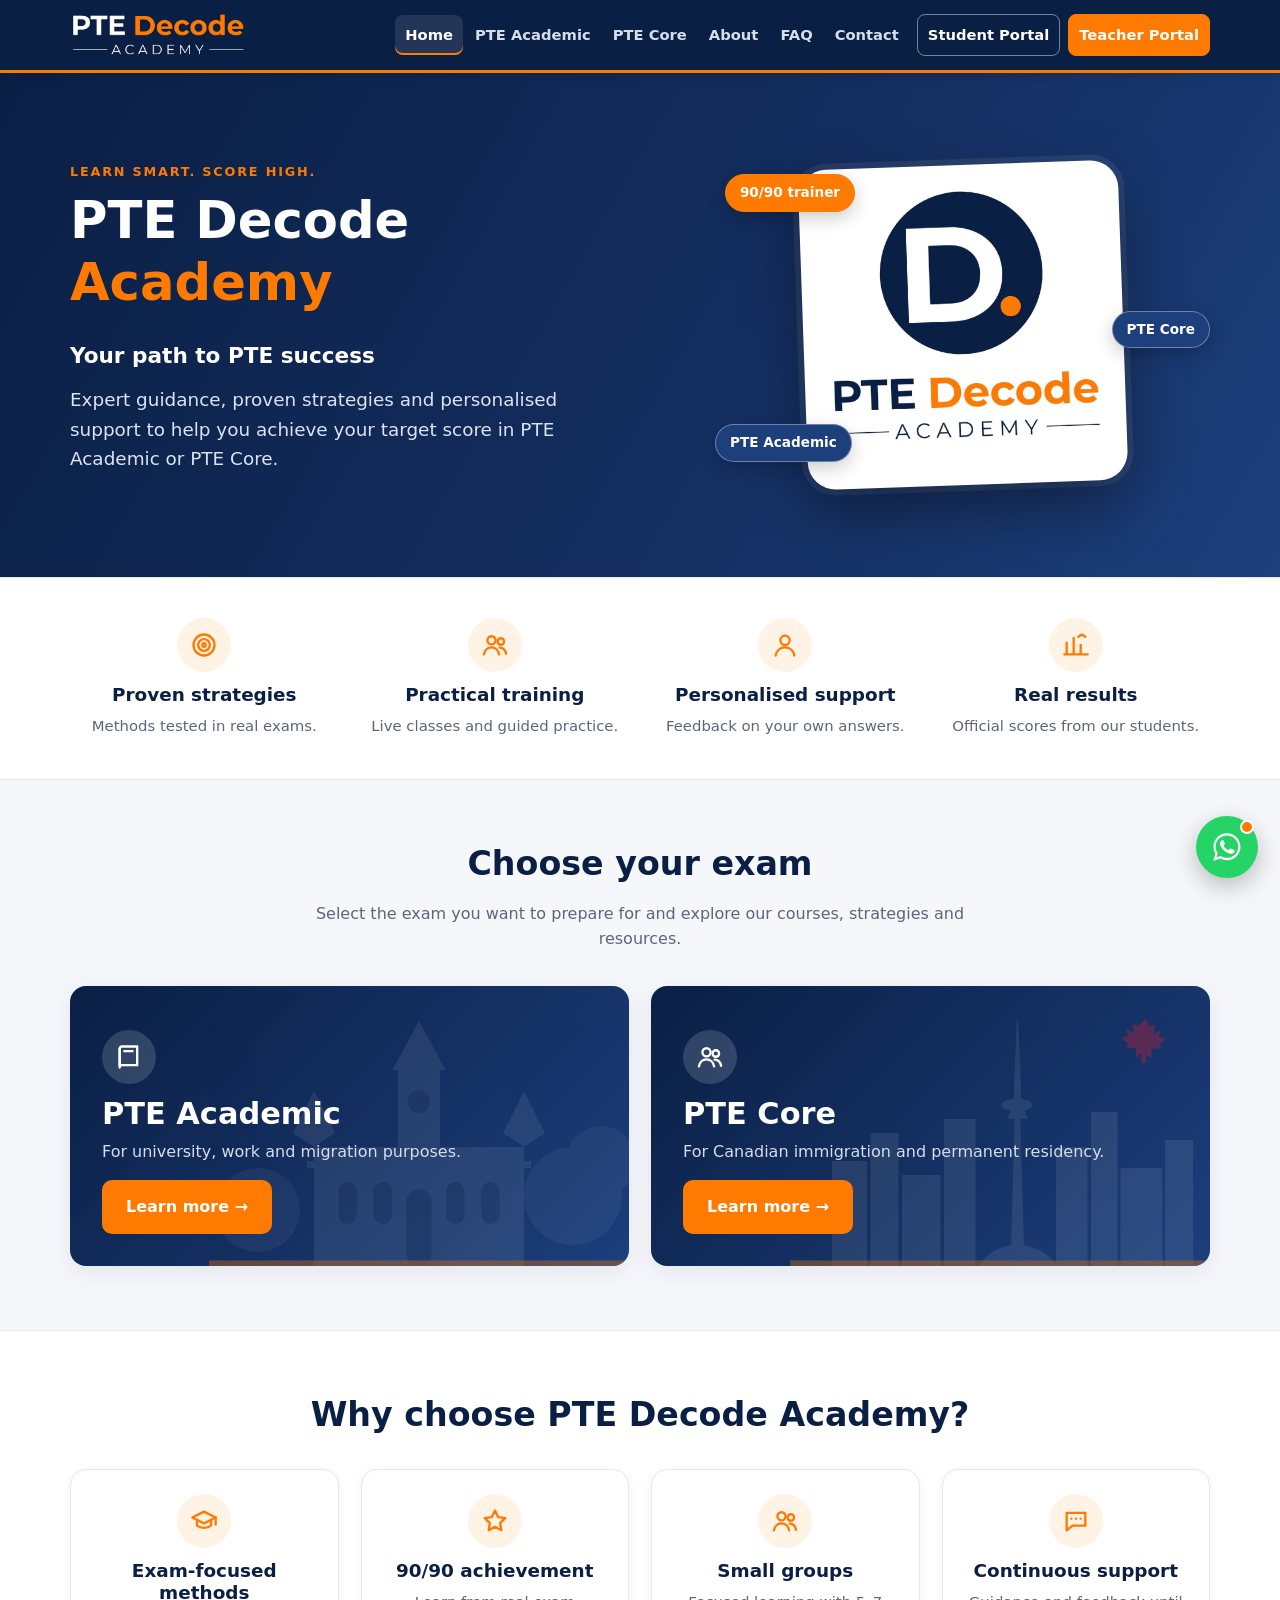
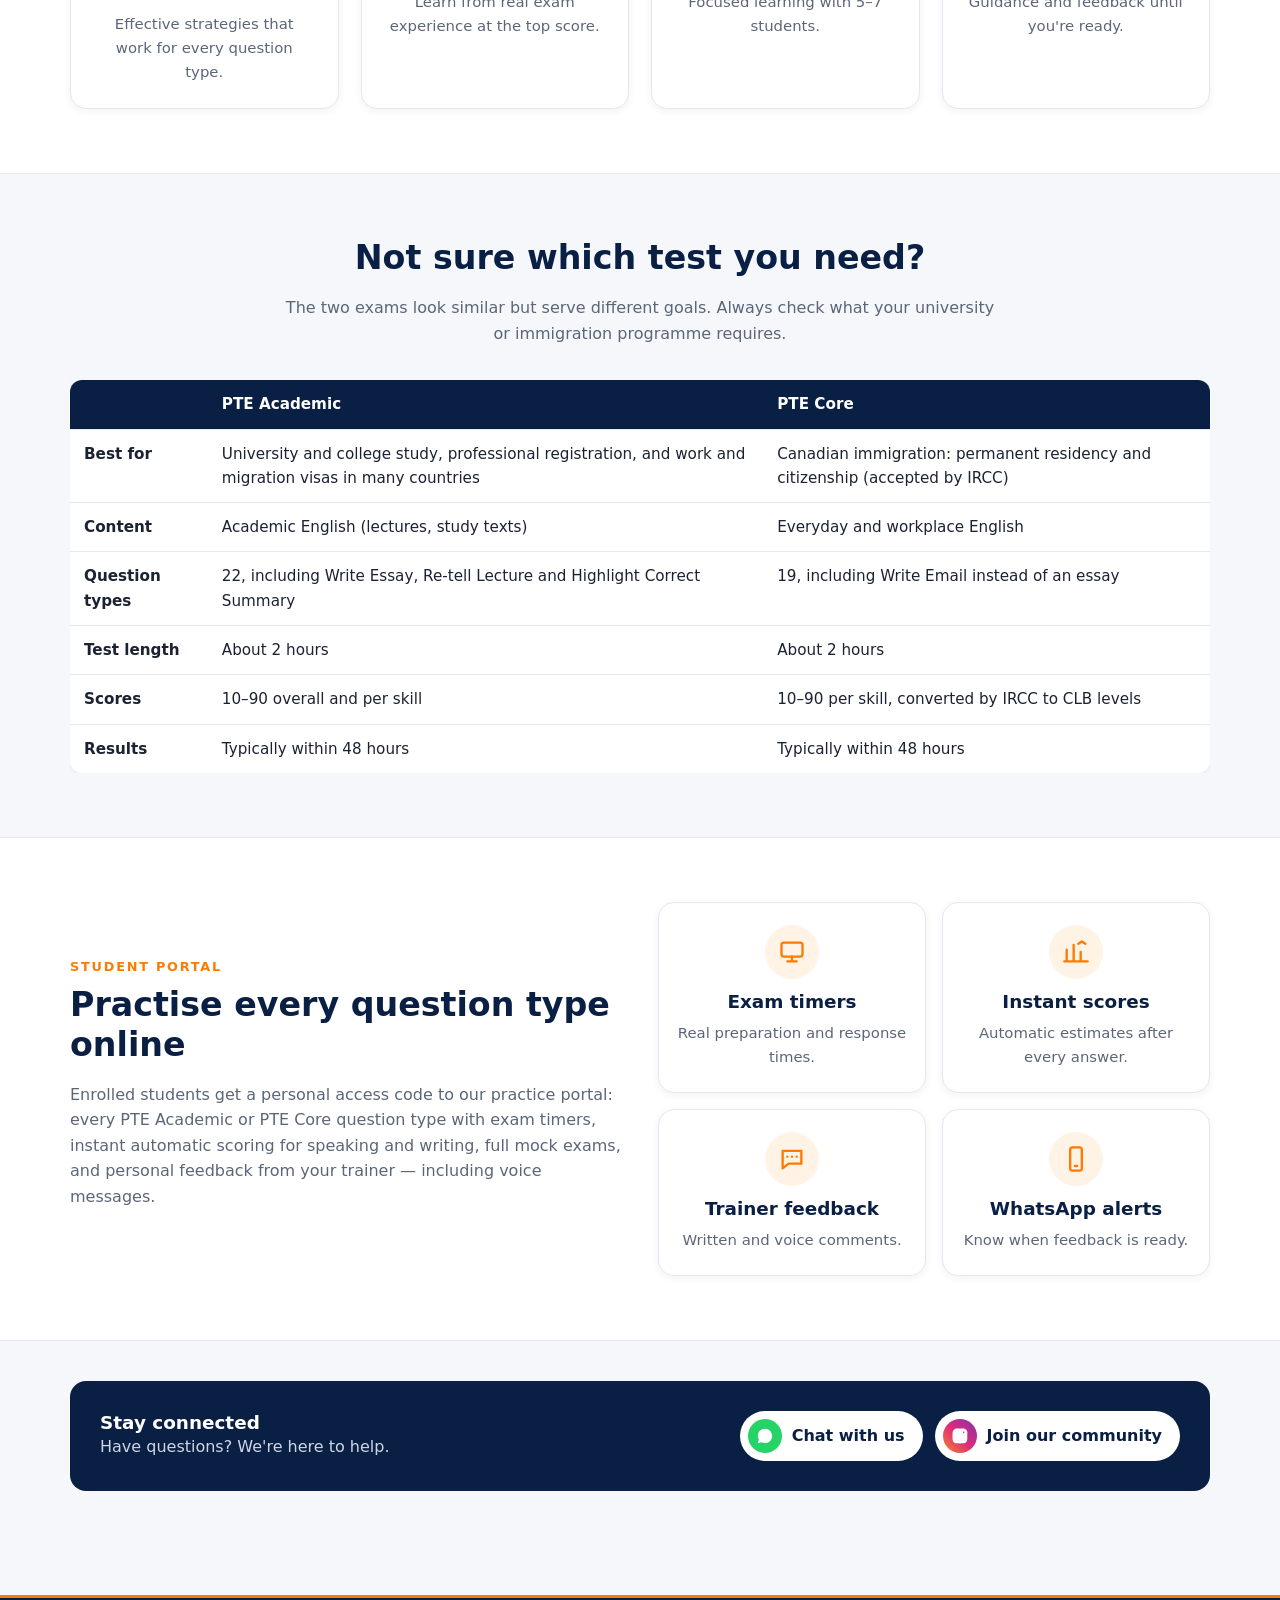
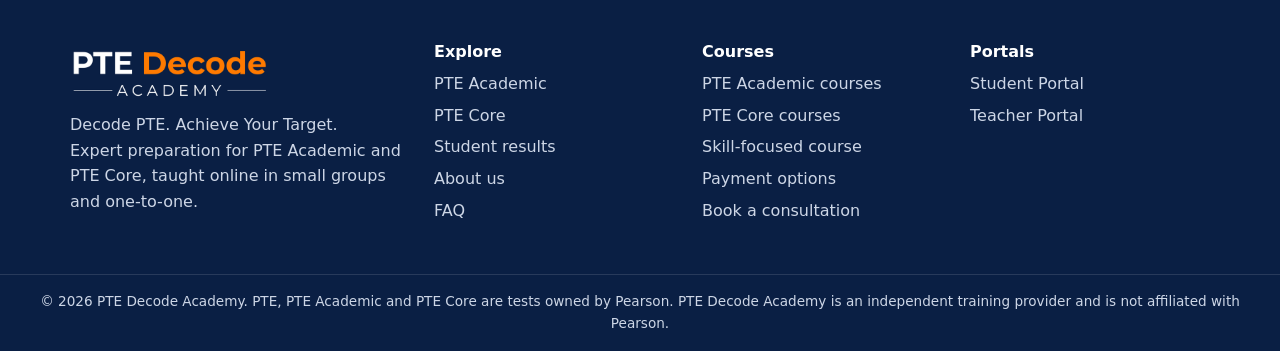
<file: index.html>
<!DOCTYPE html>
<html lang="en" dir="ltr">
<head>
<meta charset="utf-8">
<meta name="viewport" content="width=device-width, initial-scale=1">
<title>PTE Decode Academy | PTE Academic &amp; PTE Core Preparation</title>
<meta name="description" content="Expert PTE Academic and PTE Core preparation: small online groups, one-to-one coaching, a practice portal and personal feedback. Decode PTE. Achieve your target.">
<meta name="theme-color" content="#0A1F44">
<meta property="og:title" content="PTE Decode Academy | PTE Academic &amp; PTE Core Preparation">
<meta property="og:description" content="Expert PTE Academic and PTE Core preparation: small online groups, one-to-one coaching, a practice portal and personal feedback. Decode PTE. Achieve your target.">
<meta property="og:image" content="assets/logo-full.jpg">
<link rel="icon" href="assets/logo.png">
<link rel="stylesheet" href="assets/site.css?v=10">
<style>.score-img{margin:0;justify-self:center;inline-size:min(460px,100%);background:#fff;border-radius:16px;overflow:hidden;box-shadow:0 18px 44px rgba(10,31,68,.18);border:1px solid #e3e8f1}.score-img img{display:block;inline-size:100%;block-size:auto}</style>
</head>
<body data-page="home">
<header class="site-header"><div class="wrap">
  <a class="brand" href="./" aria-label="PTE Decode Academy home"><img src="assets/logo.png" alt="PTE Decode Academy" width="176" height="46"></a>
  <button class="menu-btn" type="button" aria-label="Open menu" aria-expanded="false">☰</button>
  <nav class="nav" aria-label="Main"><a href="./" data-p="home">Home</a><a href="pte-academic" data-p="academic">PTE Academic</a><a href="pte-core" data-p="core">PTE Core</a><a href="about" data-p="about">About</a><a href="faq" data-p="faq">FAQ</a><a href="contact" data-p="contact">Contact</a><a class="portal-btn" href="portal">Student Portal</a><a class="portal-btn alt" href="portal#teacher">Teacher Portal</a></nav>
</div></header>
<main>

<section class="hero"><div class="wrap">
<div><span class="eyebrow">Learn smart. Score high.</span><h1>PTE Decode <span class="accent">Academy</span></h1>
<p class="sub">Your path to PTE success</p>
<p class="lead">Expert guidance, proven strategies and personalised support to help you achieve your target score in PTE Academic or PTE Core.</p>
</div>
<div class="logo-stage"><div class="halo"></div><div class="logo-card"><img src="assets/logo-square.jpg" alt="PTE Decode Academy logo" width="900" height="900"></div>
<span class="chip c1">90/90 trainer</span><span class="chip c2">PTE Academic</span><span class="chip c3">PTE Core</span></div>
</div></section>

<section class="band tight"><div class="wrap grid g4">
<div class="feature"><div class="icon"><svg viewBox="0 0 24 24" aria-hidden="true"><circle cx="12" cy="12" r="9"/><circle cx="12" cy="12" r="5"/><circle cx="12" cy="12" r="1.5"/></svg></div><h3>Proven strategies</h3><p>Methods tested in real exams.</p></div>
<div class="feature"><div class="icon"><svg viewBox="0 0 24 24" aria-hidden="true"><circle cx="9" cy="8" r="3.5"/><path d="M2.5 20c.6-3.6 3.3-6 6.5-6s5.9 2.4 6.5 6"/><circle cx="17" cy="9" r="2.8"/><path d="M16 14.2c2.9.1 5 2.3 5.5 5.3"/></svg></div><h3>Practical training</h3><p>Live classes and guided practice.</p></div>
<div class="feature"><div class="icon"><svg viewBox="0 0 24 24" aria-hidden="true"><circle cx="12" cy="8" r="4"/><path d="M4 21c.8-4.3 4-7 8-7s7.2 2.7 8 7"/></svg></div><h3>Personalised support</h3><p>Feedback on your own answers.</p></div>
<div class="feature"><div class="icon"><svg viewBox="0 0 24 24" aria-hidden="true"><path d="M4 20V10M10 20V6M16 20v-8M22 20H2"/><path d="M14 5l3-2 3 2"/></svg></div><h3>Real results</h3><p>Official scores from our students.</p></div></div></section>

<section id="choose"><div class="wrap"><div class="sec-title"><h2>Choose your exam</h2><p>Select the exam you want to prepare for and explore our courses, strategies and resources.</p></div>
<div class="grid g2">
<a class="exam-card" href="pte-academic"><div class="art"><svg viewBox="0 0 600 400" preserveAspectRatio="xMaxYMax meet" aria-hidden="true"><g fill="#ffffff" opacity=".13">
<path d="M150 400V230l-30-20 30-60 30 60-30 20h300l-30-20 30-60 30 60-30 20v170z"/><rect x="270" y="120" width="60" height="110"/><path d="M262 120l38-70 38 70z"/>
<rect x="140" y="250" width="320" height="10"/></g><g fill="#0A1F44" opacity=".35">
<rect x="185" y="280" width="26" height="60" rx="13"/><rect x="235" y="280" width="26" height="60" rx="13"/><rect x="339" y="280" width="26" height="60" rx="13"/><rect x="389" y="280" width="26" height="60" rx="13"/>
<rect x="282" y="290" width="36" height="110" rx="18"/><circle cx="300" cy="165" r="16"/></g>
<g fill="#FF7A00" opacity=".55"><rect x="0" y="392" width="600" height="8"/></g>
<g fill="#ffffff" opacity=".08"><circle cx="520" cy="300" r="70"/><circle cx="560" cy="250" r="50"/><circle cx="70" cy="320" r="60"/></g></svg></div><div class="icon" style="background:rgba(255,255,255,.15)"><svg style="stroke:#fff" viewBox="0 0 24 24" aria-hidden="true"><path d="M4 5a2 2 0 0 1 2-2h13v16H6a2 2 0 0 0-2 2z"/><path d="M4 19V5M8 7h7"/></svg></div><h3>PTE Academic</h3><p>For university, work and migration purposes.</p><span class="btn" style="align-self:flex-start">Learn more →</span></a>
<a class="exam-card" href="pte-core"><div class="art"><svg viewBox="0 0 600 400" preserveAspectRatio="xMaxYMax meet" aria-hidden="true"><g fill="#ffffff" opacity=".14">
<rect x="60" y="250" width="50" height="150"/><rect x="115" y="210" width="40" height="190"/><rect x="160" y="270" width="55" height="130"/><rect x="220" y="190" width="45" height="210"/>
<rect x="380" y="230" width="45" height="170"/><rect x="430" y="180" width="38" height="220"/><rect x="472" y="260" width="60" height="140"/><rect x="536" y="220" width="40" height="180"/>
<path d="M315 400l6-210h-10l9-30v-20l4-90h2l4 90v20l9 30h-10l6 210z"/><ellipse cx="324" cy="170" rx="22" ry="9"/><path d="M270 400c20-40 90-40 110 0z"/></g>
<g fill="#FF7A00" opacity=".55"><rect x="0" y="392" width="600" height="8"/></g>
<g transform="translate(470 40) scale(3.2)" fill="#e11d2e" opacity=".55"><path d="M12 2l1.6 3.6 2.4-1-0.6 4.4 3.4-2-1 3.2 3.2.8-3 2.6 1 1.6-4.6.4.2 4.2-2.6-1.8V22h-2v-4.4l-2.6 1.8.2-4.2-4.6-.4 1-1.6-3-2.6 3.2-.8-1-3.2 3.4 2-.6-4.4 2.4 1z"/></g></svg></div><div class="icon" style="background:rgba(255,255,255,.15)"><svg style="stroke:#fff" viewBox="0 0 24 24" aria-hidden="true"><circle cx="9" cy="8" r="3.5"/><path d="M2.5 20c.6-3.6 3.3-6 6.5-6s5.9 2.4 6.5 6"/><circle cx="17" cy="9" r="2.8"/><path d="M16 14.2c2.9.1 5 2.3 5.5 5.3"/></svg></div><h3>PTE Core</h3><p>For Canadian immigration and permanent residency.</p><span class="btn" style="align-self:flex-start">Learn more →</span></a>
</div></div></section>

<section class="band"><div class="wrap"><div class="sec-title"><h2>Why choose PTE Decode Academy?</h2></div><div class="grid g4">
<div class="card feature"><div class="icon"><svg viewBox="0 0 24 24" aria-hidden="true"><path d="M2 9l10-5 10 5-10 5z"/><path d="M6 11v5c3 2.5 9 2.5 12 0v-5M22 9v6"/></svg></div><h3>Exam-focused methods</h3><p>Effective strategies that work for every question type.</p></div>
<div class="card feature"><div class="icon"><svg viewBox="0 0 24 24" aria-hidden="true"><path d="M12 3l2.7 5.6 6.1.9-4.4 4.3 1 6.1L12 17l-5.4 2.9 1-6.1L3.2 9.5l6.1-.9z"/></svg></div><h3>90/90 achievement</h3><p>Learn from real exam experience at the top score.</p></div>
<div class="card feature"><div class="icon"><svg viewBox="0 0 24 24" aria-hidden="true"><circle cx="9" cy="8" r="3.5"/><path d="M2.5 20c.6-3.6 3.3-6 6.5-6s5.9 2.4 6.5 6"/><circle cx="17" cy="9" r="2.8"/><path d="M16 14.2c2.9.1 5 2.3 5.5 5.3"/></svg></div><h3>Small groups</h3><p>Focused learning with 5–7 students.</p></div>
<div class="card feature"><div class="icon"><svg viewBox="0 0 24 24" aria-hidden="true"><path d="M4 5h16v11H9l-5 4z"/><path d="M8 10h.01M12 10h.01M16 10h.01"/></svg></div><h3>Continuous support</h3><p>Guidance and feedback until you're ready.</p></div></div></div></section>

<section data-results-section class="hidden"><div class="wrap"><div class="sec-title"><h2>Our students' results</h2><p>Recent official score reports from our students, shared with their permission.</p></div>
<div class="grid g4r" data-results="all" data-limit="4" data-hide-empty></div>
<p class="center" style="margin-top:22px"><a class="btn ghost" href="results">See all results →</a></p></div></section>

<section><div class="wrap"><div class="sec-title"><h2>Not sure which test you need?</h2><p>The two exams look similar but serve different goals. Always check what your university or immigration programme requires.</p></div><div class="table-scroll"><table class="t"><thead><tr><th></th><th>PTE Academic</th><th>PTE Core</th></tr></thead><tbody>
<tr><td><b>Best for</b></td><td>University and college study, professional registration, and work and migration visas in many countries</td><td>Canadian immigration: permanent residency and citizenship (accepted by IRCC)</td></tr>
<tr><td><b>Content</b></td><td>Academic English (lectures, study texts)</td><td>Everyday and workplace English</td></tr>
<tr><td><b>Question types</b></td><td>22, including Write Essay, Re-tell Lecture and Highlight Correct Summary</td><td>19, including Write Email instead of an essay</td></tr>
<tr><td><b>Test length</b></td><td>About 2 hours</td><td>About 2 hours</td></tr>
<tr><td><b>Scores</b></td><td>10–90 overall and per skill</td><td>10–90 per skill, converted by IRCC to CLB levels</td></tr>
<tr><td><b>Results</b></td><td>Typically within 48 hours</td><td>Typically within 48 hours</td></tr></tbody></table></div></div></section>

<section class="band"><div class="wrap two-col">
<div><span class="eyebrow">Student Portal</span><h2>Practise every question type online</h2><p class="muted">Enrolled students get a personal access code to our practice portal: every PTE Academic or PTE Core question type with exam timers, instant automatic scoring for speaking and writing, full mock exams, and personal feedback from your trainer — including voice messages.</p>
</div>
<div class="grid quad">
<div class="card feature"><div class="icon"><svg viewBox="0 0 24 24" aria-hidden="true"><rect x="3" y="4" width="18" height="12" rx="2"/><path d="M8 20h8M12 16v4"/></svg></div><h3>Exam timers</h3><p>Real preparation and response times.</p></div>
<div class="card feature"><div class="icon"><svg viewBox="0 0 24 24" aria-hidden="true"><path d="M4 20V10M10 20V6M16 20v-8M22 20H2"/><path d="M14 5l3-2 3 2"/></svg></div><h3>Instant scores</h3><p>Automatic estimates after every answer.</p></div>
<div class="card feature"><div class="icon"><svg viewBox="0 0 24 24" aria-hidden="true"><path d="M4 5h16v11H9l-5 4z"/><path d="M8 10h.01M12 10h.01M16 10h.01"/></svg></div><h3>Trainer feedback</h3><p>Written and voice comments.</p></div>
<div class="card feature"><div class="icon"><svg viewBox="0 0 24 24" aria-hidden="true"><rect x="7" y="2" width="10" height="20" rx="2"/><path d="M11 18h2"/></svg></div><h3>WhatsApp alerts</h3><p>Know when feedback is ready.</p></div></div></div></section>

<section class="tight"><div class="wrap"><div class="connect"><div><h3>Stay connected</h3><p>Have questions? We're here to help.</p></div>
<div class="pill-links"><a class="pill" data-wa="Hello PTE Decode Academy! I'd like to know more about your PTE courses." href="contact"><i class="wa-i"><svg viewBox="0 0 32 32"><path d="M16 3C9 3 3.3 8.6 3.3 15.6c0 2.4.7 4.7 1.9 6.7L3 29l6.9-2.1c1.9 1 4 1.6 6.1 1.6 7 0 12.7-5.7 12.7-12.7S23 3 16 3zm5.8 15.3c-.3-.2-1.9-.9-2.2-1s-.5-.2-.7.2-.8 1-1 1.2-.4.2-.7.1c-.3-.2-1.3-.5-2.5-1.6-.9-.8-1.6-1.9-1.7-2.2s0-.5.1-.6l.5-.6c.2-.2.2-.4.3-.6.1-.2 0-.4 0-.6l-1-2.4c-.3-.6-.5-.5-.7-.5h-.6c-.2 0-.6.1-.9.4-.3.3-1.2 1.1-1.2 2.8s1.2 3.2 1.4 3.5c.2.2 2.4 3.7 5.8 5.1 2.8 1.1 3.4.9 4 .8.6-.1 1.9-.8 2.2-1.5.3-.8.3-1.4.2-1.5-.1-.2-.3-.3-.6-.4z"/></svg></i>Chat with us</a>
<a class="pill" data-ig="always" href="contact" target="_blank" rel="noopener"><i class="ig-i"><svg viewBox="0 0 24 24"><path d="M12 7.3A4.7 4.7 0 1 0 12 16.7 4.7 4.7 0 0 0 12 7.3zm0 7.7a3 3 0 1 1 0-6 3 3 0 0 1 0 6zm6-7.9a1.1 1.1 0 1 1-2.2 0 1.1 1.1 0 0 1 2.2 0zM21.9 8c-.1-1.6-.4-3-1.6-4.2S17.6 2.2 16 2.1C14.4 2 9.6 2 8 2.1 6.4 2.2 5 2.5 3.8 3.7S2.2 6.4 2.1 8C2 9.6 2 14.4 2.1 16c.1 1.6.4 3 1.6 4.2s2.6 1.5 4.2 1.6c1.6.1 6.4.1 8 0 1.6-.1 3-.4 4.2-1.6s1.5-2.6 1.6-4.2c.1-1.6.1-6.4 0-8z"/></svg></i>Join our community</a></div></div></div></section>
</main>
<footer class="site-footer"><div class="wrap">
  <div><a class="logo" href="./"><img src="assets/logo.png" alt="PTE Decode Academy" width="200" height="52"></a><p>Decode PTE. Achieve Your Target.<br>Expert preparation for PTE Academic and PTE Core, taught online in small groups and one-to-one.</p></div>
  <div><h4>Explore</h4><a href="pte-academic">PTE Academic</a><a href="pte-core">PTE Core</a><a href="results">Student results</a><a href="about">About us</a><a href="faq">FAQ</a></div>
  <div><h4>Courses</h4><a href="pte-academic#courses">PTE Academic courses</a><a href="pte-core#courses">PTE Core courses</a><a href="skills">Skill-focused course</a><a href="payments">Payment options</a><a href="contact">Book a consultation</a></div>
  <div><h4>Portals</h4><a href="portal">Student Portal</a><a href="portal#teacher">Teacher Portal</a><a data-ig href="#" target="_blank" rel="noopener">Instagram</a><a data-email="text" class="hidden" href="#">Email</a></div>
</div><div class="bottom">© <span data-year></span> PTE Decode Academy. PTE, PTE Academic and PTE Core are tests owned by Pearson. PTE Decode Academy is an independent training provider and is not affiliated with Pearson.</div></footer>
<script src="assets/config.js"></script>
<script src="assets/site.js?v=10"></script>
<script src="assets/protect.js?v=10"></script>
</body>
</html>
</file>
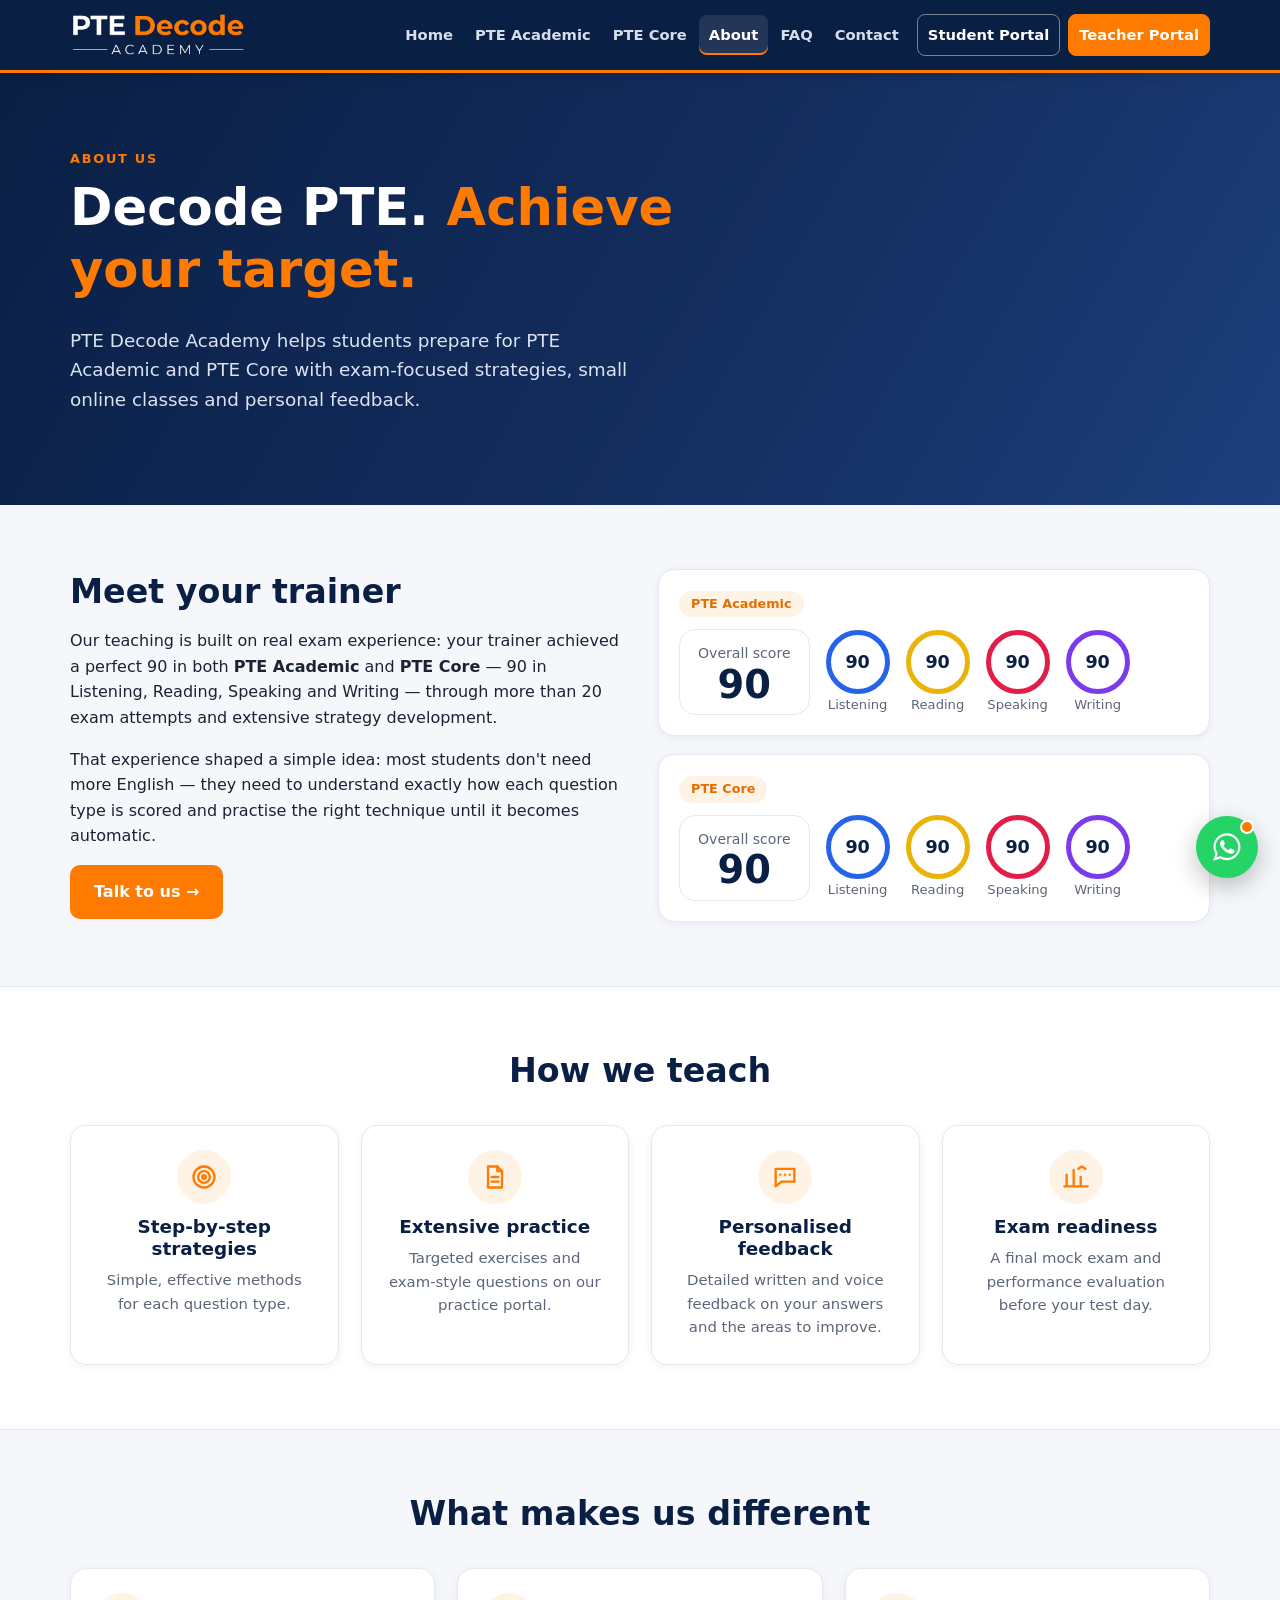
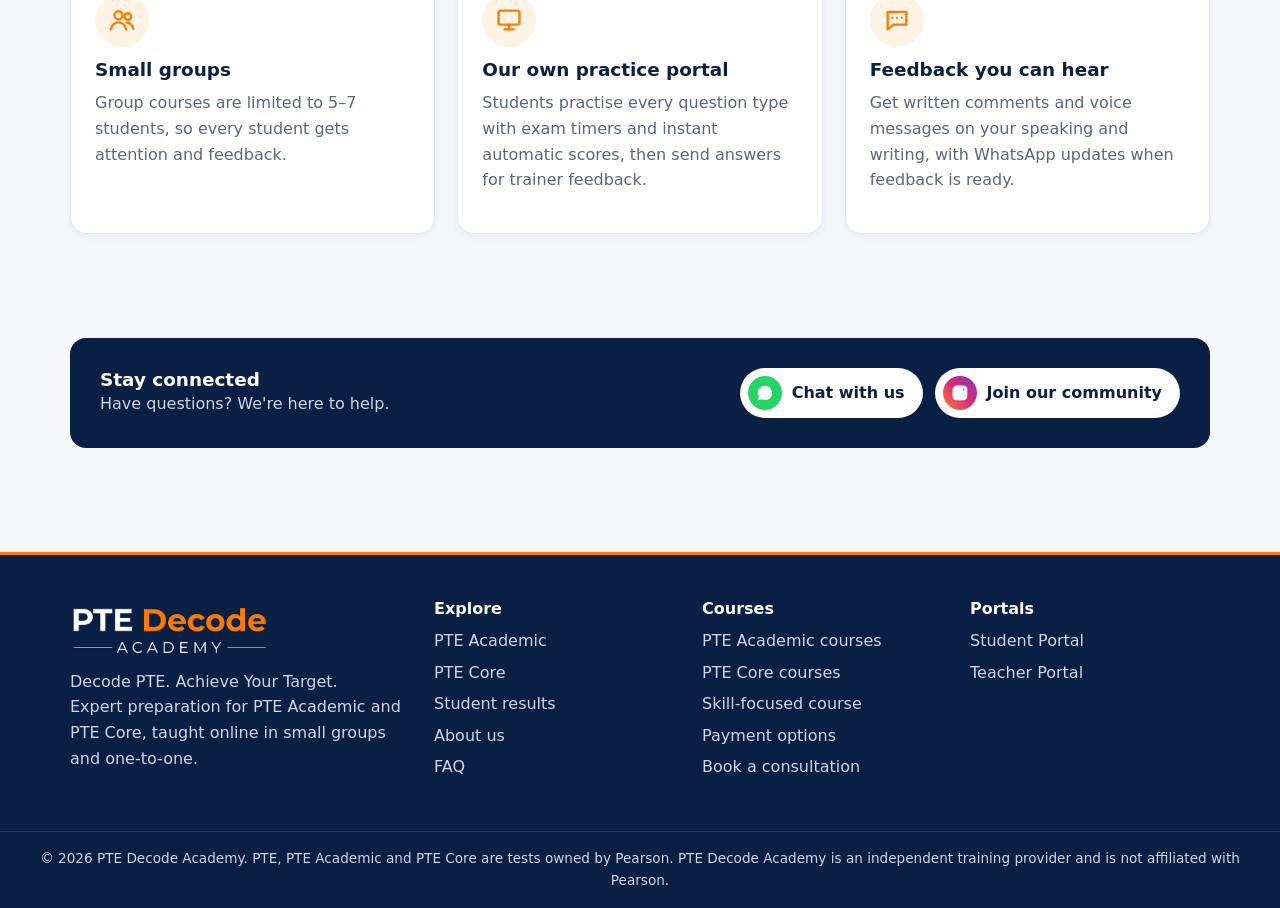
<file: about.html>
<!DOCTYPE html>
<html lang="en" dir="ltr">
<head>
<meta charset="utf-8">
<meta name="viewport" content="width=device-width, initial-scale=1">
<title>About PTE Decode Academy</title>
<meta name="description" content="Meet PTE Decode Academy: a 90/90 PTE Academic trainer, small online groups and a practice portal with personal feedback.">
<meta name="theme-color" content="#0A1F44">
<meta property="og:title" content="About PTE Decode Academy">
<meta property="og:description" content="Meet PTE Decode Academy: a 90/90 PTE Academic trainer, small online groups and a practice portal with personal feedback.">
<meta property="og:image" content="assets/logo-full.jpg">
<link rel="icon" href="assets/logo.png">
<link rel="stylesheet" href="assets/site.css?v=10">
<style>.score-img{margin:0;justify-self:center;inline-size:min(460px,100%);background:#fff;border-radius:16px;overflow:hidden;box-shadow:0 18px 44px rgba(10,31,68,.18);border:1px solid #e3e8f1}.score-img img{display:block;inline-size:100%;block-size:auto}</style>
</head>
<body data-page="about">
<header class="site-header"><div class="wrap">
  <a class="brand" href="./" aria-label="PTE Decode Academy home"><img src="assets/logo.png" alt="PTE Decode Academy" width="176" height="46"></a>
  <button class="menu-btn" type="button" aria-label="Open menu" aria-expanded="false">☰</button>
  <nav class="nav" aria-label="Main"><a href="./" data-p="home">Home</a><a href="pte-academic" data-p="academic">PTE Academic</a><a href="pte-core" data-p="core">PTE Core</a><a href="about" data-p="about">About</a><a href="faq" data-p="faq">FAQ</a><a href="contact" data-p="contact">Contact</a><a class="portal-btn" href="portal">Student Portal</a><a class="portal-btn alt" href="portal#teacher">Teacher Portal</a></nav>
</div></header>
<main>

<section class="hero"><div class="wrap"><div><span class="eyebrow">About us</span><h1>Decode PTE. <span class="accent">Achieve your target.</span></h1><p class="lead">PTE Decode Academy helps students prepare for PTE Academic and PTE Core with exam-focused strategies, small online classes and personal feedback.</p></div><div></div></div></section>
<section><div class="wrap two-col"><div><h2>Meet your trainer</h2><p data-trainer-wrap class="hidden" style="font-size:1.2rem;font-weight:700;color:var(--navy)"><span data-trainer></span></p>
<p>Our teaching is built on real exam experience: your trainer achieved a perfect 90 in both <b>PTE Academic</b> and <b>PTE Core</b> — 90 in Listening, Reading, Speaking and Writing — through more than 20 exam attempts and extensive strategy development.</p>
<p>That experience shaped a simple idea: most students don't need more English — they need to understand exactly how each question type is scored and practise the right technique until it becomes automatic.</p>
<a class="btn" href="contact">Talk to us →</a></div><div class="dual-scores"><div class="card"><div class="score-block"><div class="score-title"><span class="tag">PTE Academic</span></div><div class="score-row"><div class="overall"><span class="small muted">Overall score</span><b>90</b></div>
<div class="score-row">
<div class="ring-wrap"><div class="ring l">90</div>Listening</div><div class="ring-wrap"><div class="ring r">90</div>Reading</div>
<div class="ring-wrap"><div class="ring s">90</div>Speaking</div><div class="ring-wrap"><div class="ring w">90</div>Writing</div></div></div></div></div><div class="card"><div class="score-block"><div class="score-title"><span class="tag">PTE Core</span></div><div class="score-row"><div class="overall"><span class="small muted">Overall score</span><b>90</b></div>
<div class="score-row">
<div class="ring-wrap"><div class="ring l">90</div>Listening</div><div class="ring-wrap"><div class="ring r">90</div>Reading</div>
<div class="ring-wrap"><div class="ring s">90</div>Speaking</div><div class="ring-wrap"><div class="ring w">90</div>Writing</div></div></div></div></div></div></div></section>
<section class="band"><div class="wrap"><div class="sec-title"><h2>How we teach</h2></div><div class="grid g4">
<div class="card feature"><div class="icon"><svg viewBox="0 0 24 24" aria-hidden="true"><circle cx="12" cy="12" r="9"/><circle cx="12" cy="12" r="5"/><circle cx="12" cy="12" r="1.5"/></svg></div><h3>Step-by-step strategies</h3><p>Simple, effective methods for each question type.</p></div>
<div class="card feature"><div class="icon"><svg viewBox="0 0 24 24" aria-hidden="true"><path d="M6 3h8l4 4v14H6z"/><path d="M14 3v4h4M9 12h6M9 16h6"/></svg></div><h3>Extensive practice</h3><p>Targeted exercises and exam-style questions on our practice portal.</p></div>
<div class="card feature"><div class="icon"><svg viewBox="0 0 24 24" aria-hidden="true"><path d="M4 5h16v11H9l-5 4z"/><path d="M8 10h.01M12 10h.01M16 10h.01"/></svg></div><h3>Personalised feedback</h3><p>Detailed written and voice feedback on your answers and the areas to improve.</p></div>
<div class="card feature"><div class="icon"><svg viewBox="0 0 24 24" aria-hidden="true"><path d="M4 20V10M10 20V6M16 20v-8M22 20H2"/><path d="M14 5l3-2 3 2"/></svg></div><h3>Exam readiness</h3><p>A final mock exam and performance evaluation before your test day.</p></div></div></div></section>
<section><div class="wrap"><div class="sec-title"><h2>What makes us different</h2></div><div class="grid g3">
<div class="card"><div class="icon"><svg viewBox="0 0 24 24" aria-hidden="true"><circle cx="9" cy="8" r="3.5"/><path d="M2.5 20c.6-3.6 3.3-6 6.5-6s5.9 2.4 6.5 6"/><circle cx="17" cy="9" r="2.8"/><path d="M16 14.2c2.9.1 5 2.3 5.5 5.3"/></svg></div><h3>Small groups</h3><p class="muted">Group courses are limited to 5–7 students, so every student gets attention and feedback.</p></div>
<div class="card"><div class="icon"><svg viewBox="0 0 24 24" aria-hidden="true"><rect x="3" y="4" width="18" height="12" rx="2"/><path d="M8 20h8M12 16v4"/></svg></div><h3>Our own practice portal</h3><p class="muted">Students practise every question type with exam timers and instant automatic scores, then send answers for trainer feedback.</p></div>
<div class="card"><div class="icon"><svg viewBox="0 0 24 24" aria-hidden="true"><path d="M4 5h16v11H9l-5 4z"/><path d="M8 10h.01M12 10h.01M16 10h.01"/></svg></div><h3>Feedback you can hear</h3><p class="muted">Get written comments and voice messages on your speaking and writing, with WhatsApp updates when feedback is ready.</p></div></div></div></section>

<section class="tight"><div class="wrap"><div class="connect"><div><h3>Stay connected</h3><p>Have questions? We're here to help.</p></div>
<div class="pill-links"><a class="pill" data-wa="Hello PTE Decode Academy! I'd like to know more about your PTE courses." href="contact"><i class="wa-i"><svg viewBox="0 0 32 32"><path d="M16 3C9 3 3.3 8.6 3.3 15.6c0 2.4.7 4.7 1.9 6.7L3 29l6.9-2.1c1.9 1 4 1.6 6.1 1.6 7 0 12.7-5.7 12.7-12.7S23 3 16 3zm5.8 15.3c-.3-.2-1.9-.9-2.2-1s-.5-.2-.7.2-.8 1-1 1.2-.4.2-.7.1c-.3-.2-1.3-.5-2.5-1.6-.9-.8-1.6-1.9-1.7-2.2s0-.5.1-.6l.5-.6c.2-.2.2-.4.3-.6.1-.2 0-.4 0-.6l-1-2.4c-.3-.6-.5-.5-.7-.5h-.6c-.2 0-.6.1-.9.4-.3.3-1.2 1.1-1.2 2.8s1.2 3.2 1.4 3.5c.2.2 2.4 3.7 5.8 5.1 2.8 1.1 3.4.9 4 .8.6-.1 1.9-.8 2.2-1.5.3-.8.3-1.4.2-1.5-.1-.2-.3-.3-.6-.4z"/></svg></i>Chat with us</a>
<a class="pill" data-ig="always" href="contact" target="_blank" rel="noopener"><i class="ig-i"><svg viewBox="0 0 24 24"><path d="M12 7.3A4.7 4.7 0 1 0 12 16.7 4.7 4.7 0 0 0 12 7.3zm0 7.7a3 3 0 1 1 0-6 3 3 0 0 1 0 6zm6-7.9a1.1 1.1 0 1 1-2.2 0 1.1 1.1 0 0 1 2.2 0zM21.9 8c-.1-1.6-.4-3-1.6-4.2S17.6 2.2 16 2.1C14.4 2 9.6 2 8 2.1 6.4 2.2 5 2.5 3.8 3.7S2.2 6.4 2.1 8C2 9.6 2 14.4 2.1 16c.1 1.6.4 3 1.6 4.2s2.6 1.5 4.2 1.6c1.6.1 6.4.1 8 0 1.6-.1 3-.4 4.2-1.6s1.5-2.6 1.6-4.2c.1-1.6.1-6.4 0-8z"/></svg></i>Join our community</a></div></div></div></section>
</main>
<footer class="site-footer"><div class="wrap">
  <div><a class="logo" href="./"><img src="assets/logo.png" alt="PTE Decode Academy" width="200" height="52"></a><p>Decode PTE. Achieve Your Target.<br>Expert preparation for PTE Academic and PTE Core, taught online in small groups and one-to-one.</p></div>
  <div><h4>Explore</h4><a href="pte-academic">PTE Academic</a><a href="pte-core">PTE Core</a><a href="results">Student results</a><a href="about">About us</a><a href="faq">FAQ</a></div>
  <div><h4>Courses</h4><a href="pte-academic#courses">PTE Academic courses</a><a href="pte-core#courses">PTE Core courses</a><a href="skills">Skill-focused course</a><a href="payments">Payment options</a><a href="contact">Book a consultation</a></div>
  <div><h4>Portals</h4><a href="portal">Student Portal</a><a href="portal#teacher">Teacher Portal</a><a data-ig href="#" target="_blank" rel="noopener">Instagram</a><a data-email="text" class="hidden" href="#">Email</a></div>
</div><div class="bottom">© <span data-year></span> PTE Decode Academy. PTE, PTE Academic and PTE Core are tests owned by Pearson. PTE Decode Academy is an independent training provider and is not affiliated with Pearson.</div></footer>
<script src="assets/config.js"></script>
<script src="assets/site.js?v=10"></script>
<script src="assets/protect.js?v=10"></script>
</body>
</html>
</file>
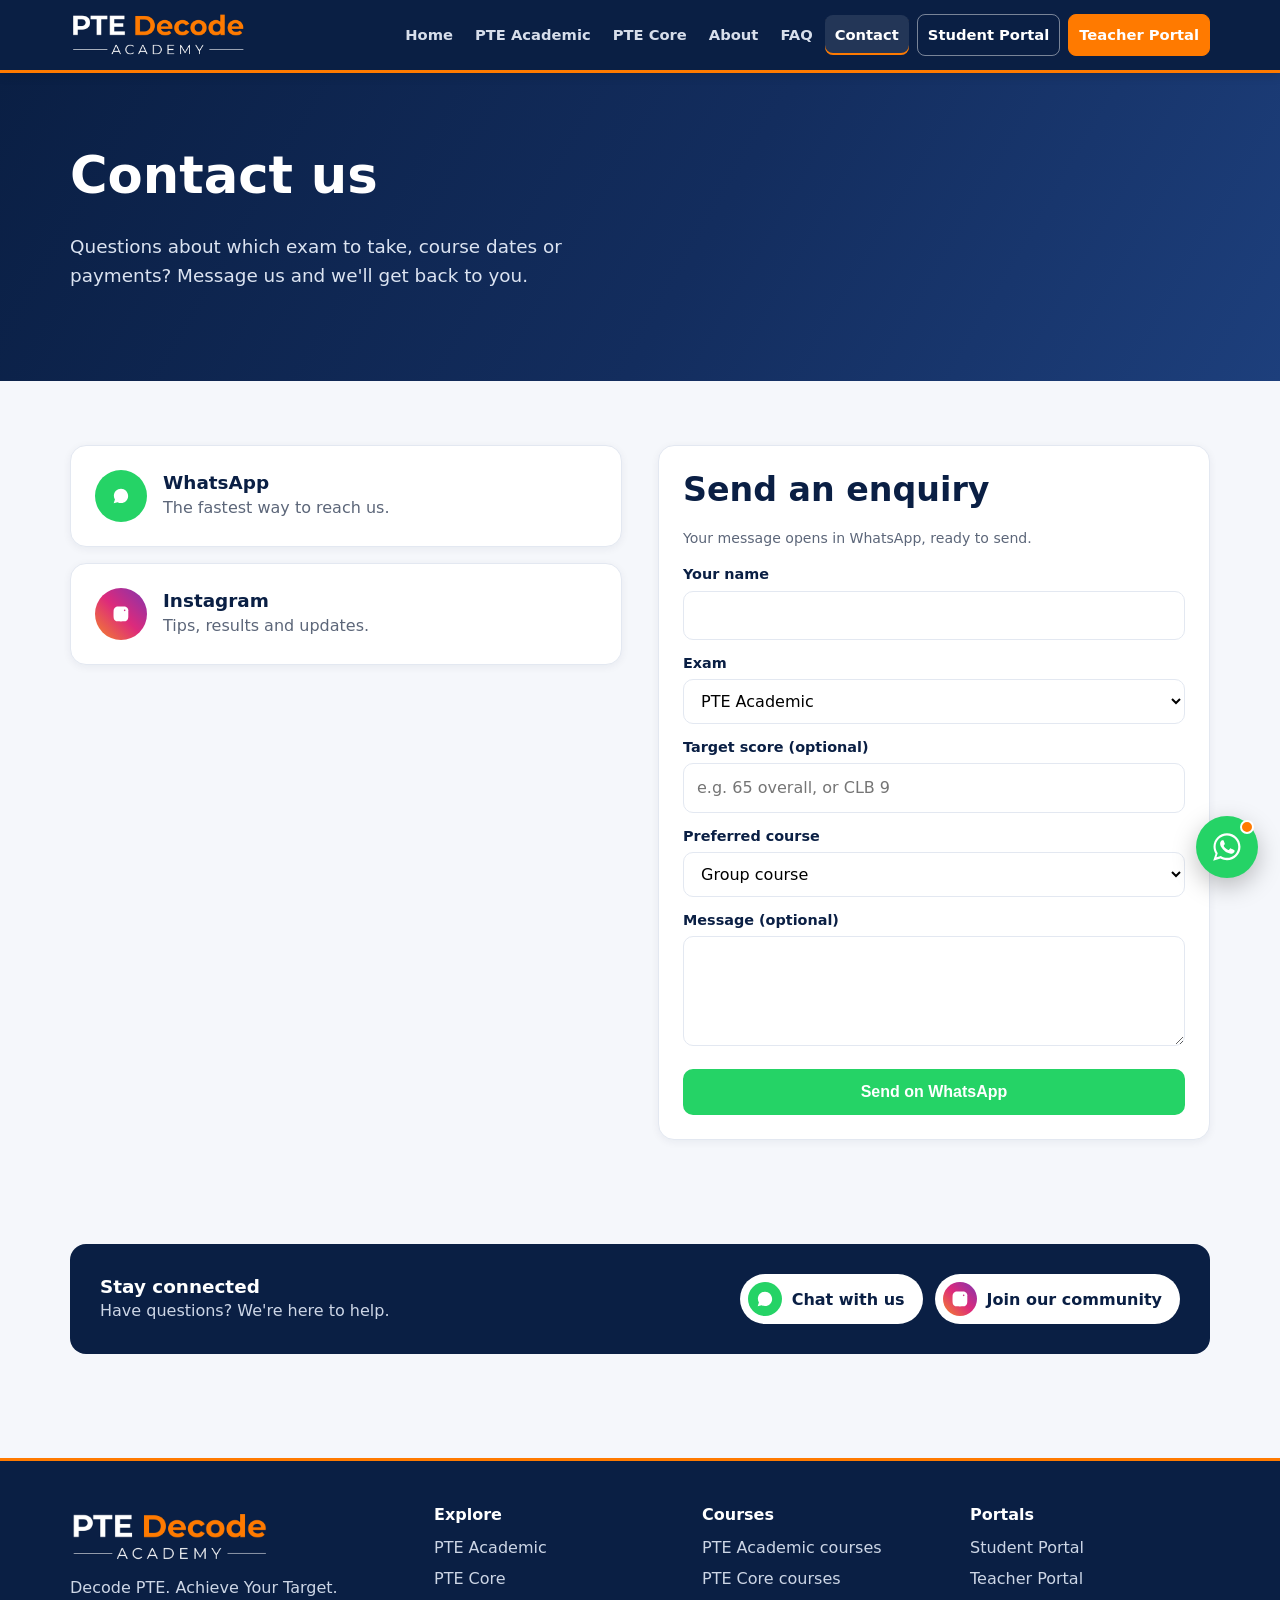
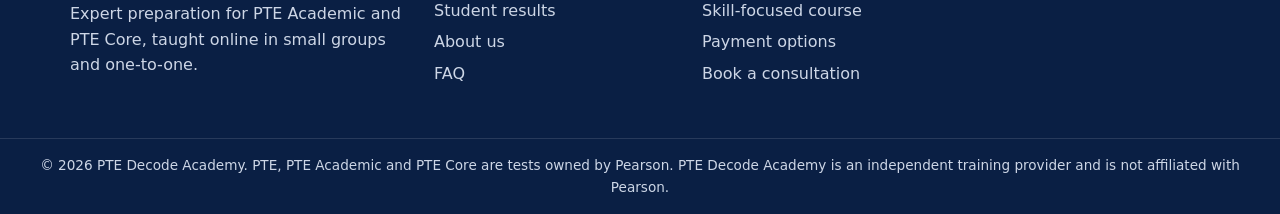
<file: contact.html>
<!DOCTYPE html>
<html lang="en" dir="ltr">
<head>
<meta charset="utf-8">
<meta name="viewport" content="width=device-width, initial-scale=1">
<title>Contact | PTE Decode Academy</title>
<meta name="description" content="Contact PTE Decode Academy on WhatsApp or Instagram about PTE Academic and PTE Core courses.">
<meta name="theme-color" content="#0A1F44">
<meta property="og:title" content="Contact | PTE Decode Academy">
<meta property="og:description" content="Contact PTE Decode Academy on WhatsApp or Instagram about PTE Academic and PTE Core courses.">
<meta property="og:image" content="assets/logo-full.jpg">
<link rel="icon" href="assets/logo.png">
<link rel="stylesheet" href="assets/site.css?v=10">
<style>.score-img{margin:0;justify-self:center;inline-size:min(460px,100%);background:#fff;border-radius:16px;overflow:hidden;box-shadow:0 18px 44px rgba(10,31,68,.18);border:1px solid #e3e8f1}.score-img img{display:block;inline-size:100%;block-size:auto}</style>
</head>
<body data-page="contact">
<header class="site-header"><div class="wrap">
  <a class="brand" href="./" aria-label="PTE Decode Academy home"><img src="assets/logo.png" alt="PTE Decode Academy" width="176" height="46"></a>
  <button class="menu-btn" type="button" aria-label="Open menu" aria-expanded="false">☰</button>
  <nav class="nav" aria-label="Main"><a href="./" data-p="home">Home</a><a href="pte-academic" data-p="academic">PTE Academic</a><a href="pte-core" data-p="core">PTE Core</a><a href="about" data-p="about">About</a><a href="faq" data-p="faq">FAQ</a><a href="contact" data-p="contact">Contact</a><a class="portal-btn" href="portal">Student Portal</a><a class="portal-btn alt" href="portal#teacher">Teacher Portal</a></nav>
</div></header>
<main>

<section class="hero"><div class="wrap"><div><h1>Contact us</h1><p class="lead">Questions about which exam to take, course dates or payments? Message us and we'll get back to you.</p></div><div></div></div></section>
<section><div class="wrap two-col" style="align-items:start">
<div class="grid" style="gap:16px">
<a class="card" data-wa="Hello PTE Decode Academy! I'd like to know more about your PTE courses." href="#" style="text-decoration:none;display:flex;gap:16px;align-items:center"><span class="pill" style="padding:0;background:none"><i class="wa-i" style="inline-size:52px;block-size:52px"><svg viewBox="0 0 32 32"><path d="M16 3C9 3 3.3 8.6 3.3 15.6c0 2.4.7 4.7 1.9 6.7L3 29l6.9-2.1c1.9 1 4 1.6 6.1 1.6 7 0 12.7-5.7 12.7-12.7S23 3 16 3zm5.8 15.3c-.3-.2-1.9-.9-2.2-1s-.5-.2-.7.2-.8 1-1 1.2-.4.2-.7.1c-.3-.2-1.3-.5-2.5-1.6-.9-.8-1.6-1.9-1.7-2.2s0-.5.1-.6l.5-.6c.2-.2.2-.4.3-.6.1-.2 0-.4 0-.6l-1-2.4c-.3-.6-.5-.5-.7-.5h-.6c-.2 0-.6.1-.9.4-.3.3-1.2 1.1-1.2 2.8s1.2 3.2 1.4 3.5c.2.2 2.4 3.7 5.8 5.1 2.8 1.1 3.4.9 4 .8.6-.1 1.9-.8 2.2-1.5.3-.8.3-1.4.2-1.5-.1-.2-.3-.3-.6-.4z"/></svg></i></span><div><h3 style="margin:0">WhatsApp</h3><p class="muted" style="margin:0">The fastest way to reach us.</p></div></a>
<a class="card" data-ig="always" href="#" target="_blank" rel="noopener" style="text-decoration:none;display:flex;gap:16px;align-items:center"><span class="pill" style="padding:0;background:none"><i class="ig-i" style="inline-size:52px;block-size:52px"><svg viewBox="0 0 24 24"><path d="M12 7.3A4.7 4.7 0 1 0 12 16.7 4.7 4.7 0 0 0 12 7.3zm0 7.7a3 3 0 1 1 0-6 3 3 0 0 1 0 6zm6-7.9a1.1 1.1 0 1 1-2.2 0 1.1 1.1 0 0 1 2.2 0zM21.9 8c-.1-1.6-.4-3-1.6-4.2S17.6 2.2 16 2.1C14.4 2 9.6 2 8 2.1 6.4 2.2 5 2.5 3.8 3.7S2.2 6.4 2.1 8C2 9.6 2 14.4 2.1 16c.1 1.6.4 3 1.6 4.2s2.6 1.5 4.2 1.6c1.6.1 6.4.1 8 0 1.6-.1 3-.4 4.2-1.6s1.5-2.6 1.6-4.2c.1-1.6.1-6.4 0-8z"/></svg></i></span><div><h3 style="margin:0">Instagram</h3><p class="muted" style="margin:0">Tips, results and updates.</p></div></a>
<a class="card hidden" data-email href="#" style="text-decoration:none;display:flex;gap:16px;align-items:center"><div class="icon"><svg viewBox="0 0 24 24" aria-hidden="true"><rect x="3" y="5" width="18" height="14" rx="2"/><path d="M3 7l9 6 9-6"/></svg></div><div><h3 style="margin:0">Email</h3><p class="muted" style="margin:0">For formal enquiries.</p></div></a>
</div>
<form class="card" id="enquiry"><h2>Send an enquiry</h2><p class="muted small">Your message opens in WhatsApp, ready to send.</p>
<label class="f" for="n">Your name</label><input class="in" id="n" name="name" required autocomplete="name">
<label class="f" for="x">Exam</label><select class="in" id="x" name="exam"><option>PTE Academic</option><option>PTE Core</option><option>Not sure yet</option></select>
<label class="f" for="tg">Target score (optional)</label><input class="in" id="tg" name="target" placeholder="e.g. 65 overall, or CLB 9">
<label class="f" for="c">Preferred course</label><select class="in" id="c" name="course"><option>Group course</option><option>Private full course</option><option>Private skill-focused</option><option>Not sure yet</option></select>
<label class="f" for="m">Message (optional)</label><textarea class="in" id="m" name="message"></textarea>
<button class="btn wa block" type="submit" style="margin-top:16px">Send on WhatsApp</button></form>
</div></section>

<section class="tight"><div class="wrap"><div class="connect"><div><h3>Stay connected</h3><p>Have questions? We're here to help.</p></div>
<div class="pill-links"><a class="pill" data-wa="Hello PTE Decode Academy! I'd like to know more about your PTE courses." href="contact"><i class="wa-i"><svg viewBox="0 0 32 32"><path d="M16 3C9 3 3.3 8.6 3.3 15.6c0 2.4.7 4.7 1.9 6.7L3 29l6.9-2.1c1.9 1 4 1.6 6.1 1.6 7 0 12.7-5.7 12.7-12.7S23 3 16 3zm5.8 15.3c-.3-.2-1.9-.9-2.2-1s-.5-.2-.7.2-.8 1-1 1.2-.4.2-.7.1c-.3-.2-1.3-.5-2.5-1.6-.9-.8-1.6-1.9-1.7-2.2s0-.5.1-.6l.5-.6c.2-.2.2-.4.3-.6.1-.2 0-.4 0-.6l-1-2.4c-.3-.6-.5-.5-.7-.5h-.6c-.2 0-.6.1-.9.4-.3.3-1.2 1.1-1.2 2.8s1.2 3.2 1.4 3.5c.2.2 2.4 3.7 5.8 5.1 2.8 1.1 3.4.9 4 .8.6-.1 1.9-.8 2.2-1.5.3-.8.3-1.4.2-1.5-.1-.2-.3-.3-.6-.4z"/></svg></i>Chat with us</a>
<a class="pill" data-ig="always" href="contact" target="_blank" rel="noopener"><i class="ig-i"><svg viewBox="0 0 24 24"><path d="M12 7.3A4.7 4.7 0 1 0 12 16.7 4.7 4.7 0 0 0 12 7.3zm0 7.7a3 3 0 1 1 0-6 3 3 0 0 1 0 6zm6-7.9a1.1 1.1 0 1 1-2.2 0 1.1 1.1 0 0 1 2.2 0zM21.9 8c-.1-1.6-.4-3-1.6-4.2S17.6 2.2 16 2.1C14.4 2 9.6 2 8 2.1 6.4 2.2 5 2.5 3.8 3.7S2.2 6.4 2.1 8C2 9.6 2 14.4 2.1 16c.1 1.6.4 3 1.6 4.2s2.6 1.5 4.2 1.6c1.6.1 6.4.1 8 0 1.6-.1 3-.4 4.2-1.6s1.5-2.6 1.6-4.2c.1-1.6.1-6.4 0-8z"/></svg></i>Join our community</a></div></div></div></section>
</main>
<footer class="site-footer"><div class="wrap">
  <div><a class="logo" href="./"><img src="assets/logo.png" alt="PTE Decode Academy" width="200" height="52"></a><p>Decode PTE. Achieve Your Target.<br>Expert preparation for PTE Academic and PTE Core, taught online in small groups and one-to-one.</p></div>
  <div><h4>Explore</h4><a href="pte-academic">PTE Academic</a><a href="pte-core">PTE Core</a><a href="results">Student results</a><a href="about">About us</a><a href="faq">FAQ</a></div>
  <div><h4>Courses</h4><a href="pte-academic#courses">PTE Academic courses</a><a href="pte-core#courses">PTE Core courses</a><a href="skills">Skill-focused course</a><a href="payments">Payment options</a><a href="contact">Book a consultation</a></div>
  <div><h4>Portals</h4><a href="portal">Student Portal</a><a href="portal#teacher">Teacher Portal</a><a data-ig href="#" target="_blank" rel="noopener">Instagram</a><a data-email="text" class="hidden" href="#">Email</a></div>
</div><div class="bottom">© <span data-year></span> PTE Decode Academy. PTE, PTE Academic and PTE Core are tests owned by Pearson. PTE Decode Academy is an independent training provider and is not affiliated with Pearson.</div></footer>
<script src="assets/config.js"></script>
<script src="assets/site.js?v=10"></script>
<script src="assets/protect.js?v=10"></script>
</body>
</html>
</file>
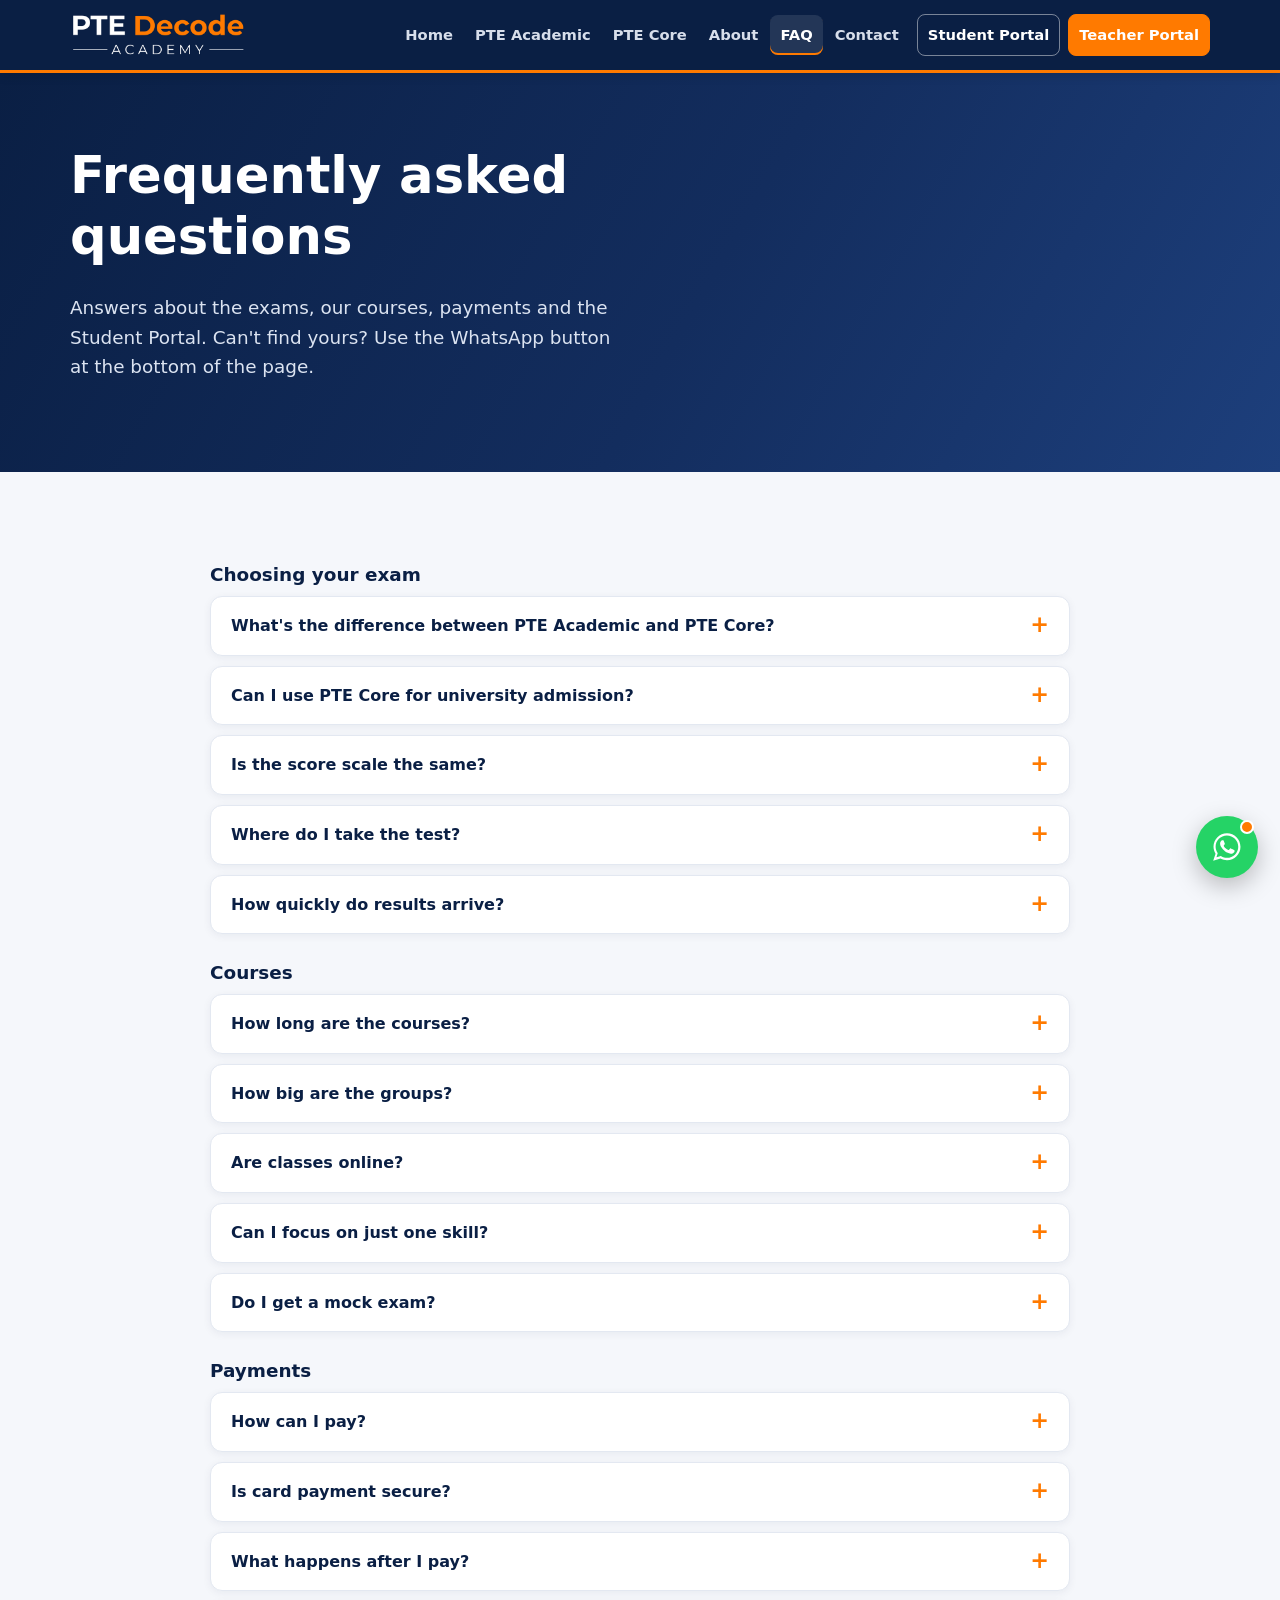
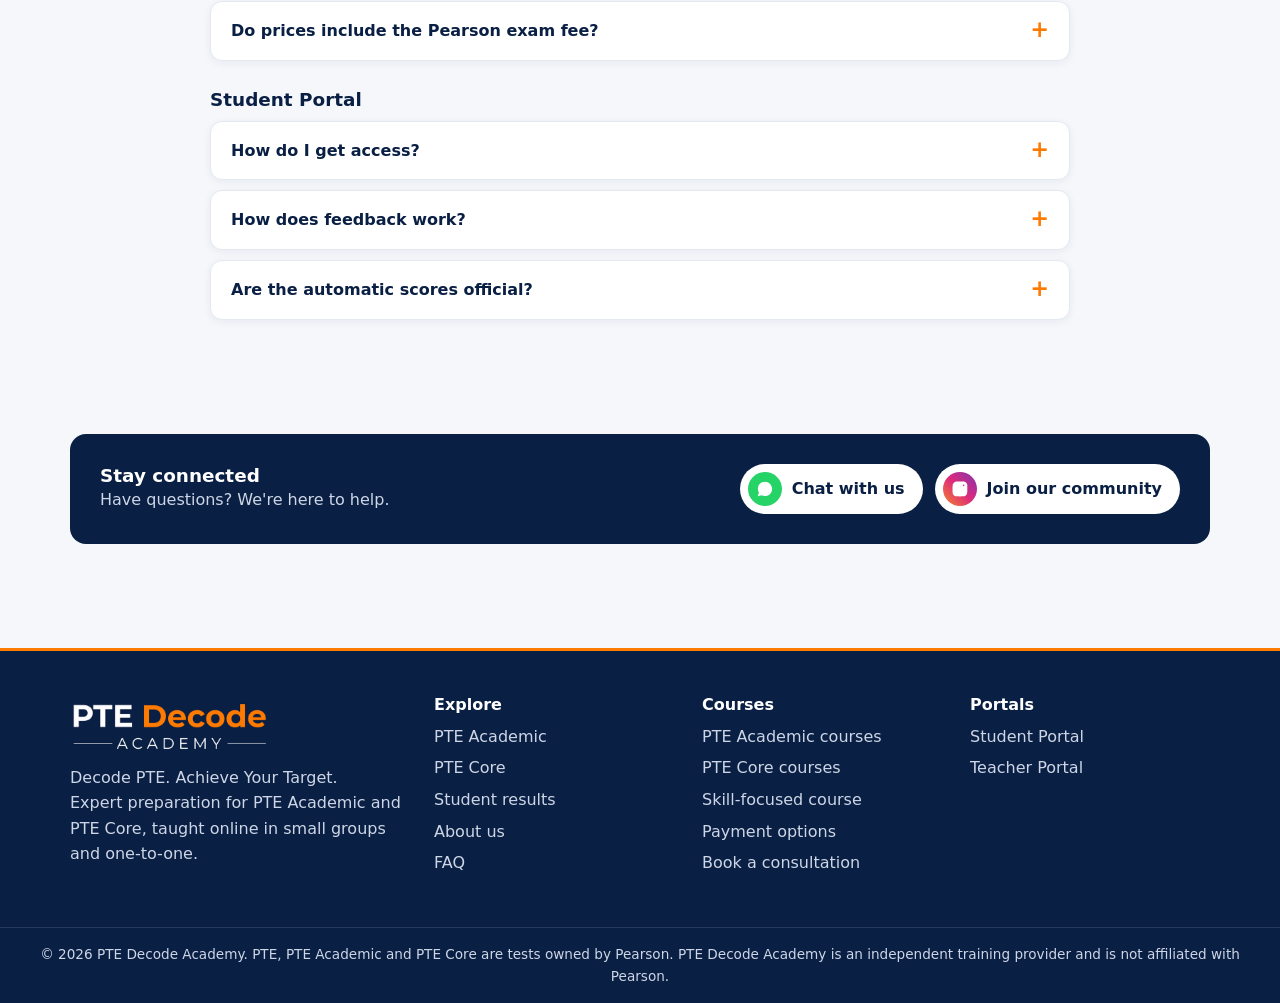
<file: faq.html>
<!DOCTYPE html>
<html lang="en" dir="ltr">
<head>
<meta charset="utf-8">
<meta name="viewport" content="width=device-width, initial-scale=1">
<title>FAQ | PTE Decode Academy</title>
<meta name="description" content="Answers about PTE Academic vs PTE Core, our courses, payments and the Student Portal.">
<meta name="theme-color" content="#0A1F44">
<meta property="og:title" content="FAQ | PTE Decode Academy">
<meta property="og:description" content="Answers about PTE Academic vs PTE Core, our courses, payments and the Student Portal.">
<meta property="og:image" content="assets/logo-full.jpg">
<link rel="icon" href="assets/logo.png">
<link rel="stylesheet" href="assets/site.css?v=10">
<style>.score-img{margin:0;justify-self:center;inline-size:min(460px,100%);background:#fff;border-radius:16px;overflow:hidden;box-shadow:0 18px 44px rgba(10,31,68,.18);border:1px solid #e3e8f1}.score-img img{display:block;inline-size:100%;block-size:auto}</style>
</head>
<body data-page="faq">
<header class="site-header"><div class="wrap">
  <a class="brand" href="./" aria-label="PTE Decode Academy home"><img src="assets/logo.png" alt="PTE Decode Academy" width="176" height="46"></a>
  <button class="menu-btn" type="button" aria-label="Open menu" aria-expanded="false">☰</button>
  <nav class="nav" aria-label="Main"><a href="./" data-p="home">Home</a><a href="pte-academic" data-p="academic">PTE Academic</a><a href="pte-core" data-p="core">PTE Core</a><a href="about" data-p="about">About</a><a href="faq" data-p="faq">FAQ</a><a href="contact" data-p="contact">Contact</a><a class="portal-btn" href="portal">Student Portal</a><a class="portal-btn alt" href="portal#teacher">Teacher Portal</a></nav>
</div></header>
<main>

<section class="hero"><div class="wrap"><div><h1>Frequently asked questions</h1><p class="lead">Answers about the exams, our courses, payments and the Student Portal. Can't find yours? Use the WhatsApp button at the bottom of the page.</p></div><div></div></div></section>
<section><div class="wrap" style="max-width:900px">
<div class="faq-group"><h3>Choosing your exam</h3><details class="faq"><summary>What's the difference between PTE Academic and PTE Core?</summary><div class="a"><div class="table-scroll"><table class="t"><thead><tr><th></th><th>PTE Academic</th><th>PTE Core</th></tr></thead><tbody>
<tr><td><b>Best for</b></td><td>University and college study, professional registration, and work and migration visas in many countries</td><td>Canadian immigration: permanent residency and citizenship (accepted by IRCC)</td></tr>
<tr><td><b>Content</b></td><td>Academic English (lectures, study texts)</td><td>Everyday and workplace English</td></tr>
<tr><td><b>Question types</b></td><td>22, including Write Essay, Re-tell Lecture and Highlight Correct Summary</td><td>19, including Write Email instead of an essay</td></tr>
<tr><td><b>Test length</b></td><td>About 2 hours</td><td>About 2 hours</td></tr>
<tr><td><b>Scores</b></td><td>10–90 overall and per skill</td><td>10–90 per skill, converted by IRCC to CLB levels</td></tr>
<tr><td><b>Results</b></td><td>Typically within 48 hours</td><td>Typically within 48 hours</td></tr></tbody></table></div></div></details><details class="faq"><summary>Can I use PTE Core for university admission?</summary><div class="a">PTE Core is designed for Canadian immigration (permanent residency and citizenship). For study, choose PTE Academic and check your university's requirements.</div></details><details class="faq"><summary>Is the score scale the same?</summary><div class="a">Both tests report scores from 10 to 90. For PTE Core, IRCC converts each skill score to a Canadian Language Benchmark (CLB) level.</div></details><details class="faq"><summary>Where do I take the test?</summary><div class="a">Both tests are taken on a computer at a Pearson test centre and last about two hours. You book your test directly with Pearson.</div></details><details class="faq"><summary>How quickly do results arrive?</summary><div class="a">Pearson typically releases results within about 48 hours, often sooner.</div></details></div>
<div class="faq-group"><h3>Courses</h3><details class="faq"><summary>How long are the courses?</summary><div class="a">Group courses run for 6 weeks. Private full courses and skill-focused private courses have a flexible duration that fits your schedule.</div></details><details class="faq"><summary>How big are the groups?</summary><div class="a">Group courses have 5–7 students, with weekly live classes of 1.5 hours.</div></details><details class="faq"><summary>Are classes online?</summary><div class="a">Yes. Classes are delivered live online, and students practise on our Student Portal between classes.</div></details><details class="faq"><summary>Can I focus on just one skill?</summary><div class="a">Yes. The private skill-focused course lets you choose 1, 2 or 3 skills: prices depend on your exam (PTE Academic or PTE Core) and the number of skills. <a href='skills'>Choose your skills</a>.</div></details><details class="faq"><summary>Do I get a mock exam?</summary><div class="a">Yes. Our Student Portal includes full mock exams that follow the real PTE Academic or PTE Core format and timing, and your trainer gives you a full performance review afterwards.</div></details></div>
<div class="faq-group"><h3>Payments</h3><details class="faq"><summary>How can I pay?</summary><div class="a">By Visa or Mastercard on our secure payment page, or by CliQ or bank transfer. See the <a href='payments'>Payments</a> page.</div></details><details class="faq"><summary>Is card payment secure?</summary><div class="a">Yes. Card payments are processed on our payment provider's secure page. PTE Decode Academy never sees or stores your card details.</div></details><details class="faq"><summary>What happens after I pay?</summary><div class="a">Send us your receipt on WhatsApp. We'll confirm your place, your class schedule and your personal Student Portal access code.</div></details><details class="faq"><summary>Do prices include the Pearson exam fee?</summary><div class="a">No. Course prices cover our training only. You book and pay for your PTE test directly with Pearson.</div></details></div>
<div class="faq-group"><h3>Student Portal</h3><details class="faq"><summary>How do I get access?</summary><div class="a">Enrolled students receive a personal access code and invite link. Open it in Google Chrome or Microsoft Edge on a computer with a microphone.</div></details><details class="faq"><summary>How does feedback work?</summary><div class="a">After answering a question, click “Submit for teacher feedback”. Your trainer reviews it and replies with a score, written comments and sometimes a voice message, shown under “My work &amp; feedback”.</div></details><details class="faq"><summary>Are the automatic scores official?</summary><div class="a">No. They are estimates to guide your practice. Only Pearson issues official PTE scores.</div></details></div></div></section>

<section class="tight"><div class="wrap"><div class="connect"><div><h3>Stay connected</h3><p>Have questions? We're here to help.</p></div>
<div class="pill-links"><a class="pill" data-wa="Hello PTE Decode Academy! I'd like to know more about your PTE courses." href="contact"><i class="wa-i"><svg viewBox="0 0 32 32"><path d="M16 3C9 3 3.3 8.6 3.3 15.6c0 2.4.7 4.7 1.9 6.7L3 29l6.9-2.1c1.9 1 4 1.6 6.1 1.6 7 0 12.7-5.7 12.7-12.7S23 3 16 3zm5.8 15.3c-.3-.2-1.9-.9-2.2-1s-.5-.2-.7.2-.8 1-1 1.2-.4.2-.7.1c-.3-.2-1.3-.5-2.5-1.6-.9-.8-1.6-1.9-1.7-2.2s0-.5.1-.6l.5-.6c.2-.2.2-.4.3-.6.1-.2 0-.4 0-.6l-1-2.4c-.3-.6-.5-.5-.7-.5h-.6c-.2 0-.6.1-.9.4-.3.3-1.2 1.1-1.2 2.8s1.2 3.2 1.4 3.5c.2.2 2.4 3.7 5.8 5.1 2.8 1.1 3.4.9 4 .8.6-.1 1.9-.8 2.2-1.5.3-.8.3-1.4.2-1.5-.1-.2-.3-.3-.6-.4z"/></svg></i>Chat with us</a>
<a class="pill" data-ig="always" href="contact" target="_blank" rel="noopener"><i class="ig-i"><svg viewBox="0 0 24 24"><path d="M12 7.3A4.7 4.7 0 1 0 12 16.7 4.7 4.7 0 0 0 12 7.3zm0 7.7a3 3 0 1 1 0-6 3 3 0 0 1 0 6zm6-7.9a1.1 1.1 0 1 1-2.2 0 1.1 1.1 0 0 1 2.2 0zM21.9 8c-.1-1.6-.4-3-1.6-4.2S17.6 2.2 16 2.1C14.4 2 9.6 2 8 2.1 6.4 2.2 5 2.5 3.8 3.7S2.2 6.4 2.1 8C2 9.6 2 14.4 2.1 16c.1 1.6.4 3 1.6 4.2s2.6 1.5 4.2 1.6c1.6.1 6.4.1 8 0 1.6-.1 3-.4 4.2-1.6s1.5-2.6 1.6-4.2c.1-1.6.1-6.4 0-8z"/></svg></i>Join our community</a></div></div></div></section>
</main>
<footer class="site-footer"><div class="wrap">
  <div><a class="logo" href="./"><img src="assets/logo.png" alt="PTE Decode Academy" width="200" height="52"></a><p>Decode PTE. Achieve Your Target.<br>Expert preparation for PTE Academic and PTE Core, taught online in small groups and one-to-one.</p></div>
  <div><h4>Explore</h4><a href="pte-academic">PTE Academic</a><a href="pte-core">PTE Core</a><a href="results">Student results</a><a href="about">About us</a><a href="faq">FAQ</a></div>
  <div><h4>Courses</h4><a href="pte-academic#courses">PTE Academic courses</a><a href="pte-core#courses">PTE Core courses</a><a href="skills">Skill-focused course</a><a href="payments">Payment options</a><a href="contact">Book a consultation</a></div>
  <div><h4>Portals</h4><a href="portal">Student Portal</a><a href="portal#teacher">Teacher Portal</a><a data-ig href="#" target="_blank" rel="noopener">Instagram</a><a data-email="text" class="hidden" href="#">Email</a></div>
</div><div class="bottom">© <span data-year></span> PTE Decode Academy. PTE, PTE Academic and PTE Core are tests owned by Pearson. PTE Decode Academy is an independent training provider and is not affiliated with Pearson.</div></footer>
<script src="assets/config.js"></script>
<script src="assets/site.js?v=10"></script>
<script src="assets/protect.js?v=10"></script>
</body>
</html>
</file>
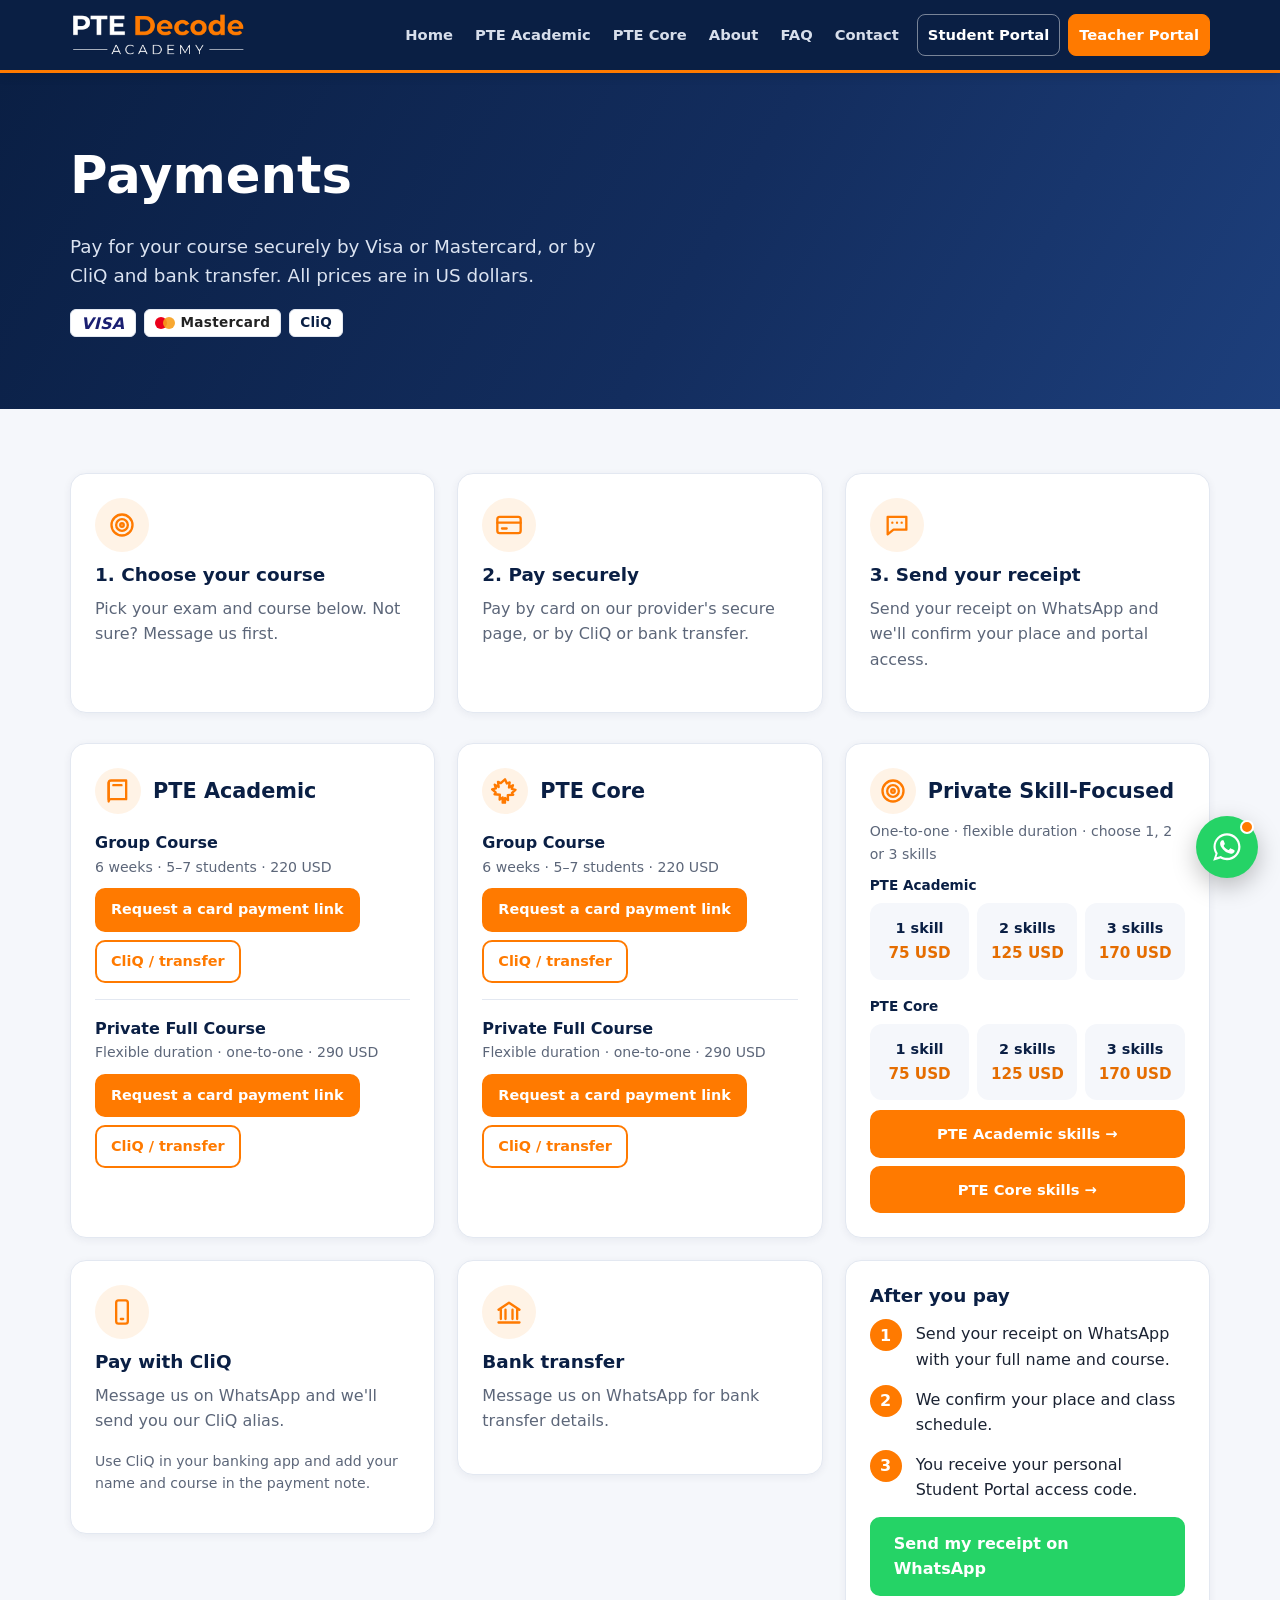
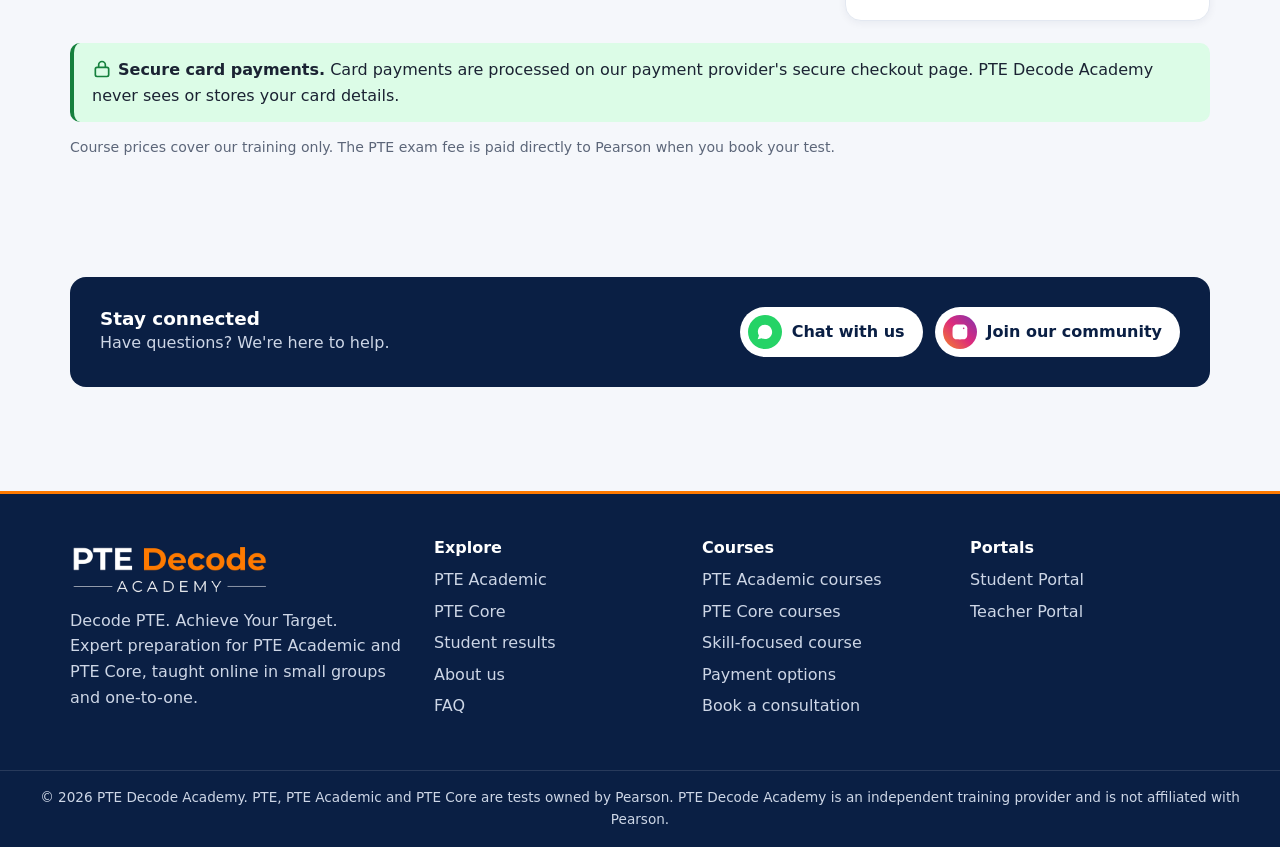
<file: payments.html>
<!DOCTYPE html>
<html lang="en" dir="ltr">
<head>
<meta charset="utf-8">
<meta name="viewport" content="width=device-width, initial-scale=1">
<title>Payments | PTE Decode Academy</title>
<meta name="description" content="Pay for your PTE Academic or PTE Core course by Visa, Mastercard, CliQ or bank transfer.">
<meta name="theme-color" content="#0A1F44">
<meta property="og:title" content="Payments | PTE Decode Academy">
<meta property="og:description" content="Pay for your PTE Academic or PTE Core course by Visa, Mastercard, CliQ or bank transfer.">
<meta property="og:image" content="assets/logo-full.jpg">
<link rel="icon" href="assets/logo.png">
<link rel="stylesheet" href="assets/site.css?v=10">
<style>.score-img{margin:0;justify-self:center;inline-size:min(460px,100%);background:#fff;border-radius:16px;overflow:hidden;box-shadow:0 18px 44px rgba(10,31,68,.18);border:1px solid #e3e8f1}.score-img img{display:block;inline-size:100%;block-size:auto}</style>
</head>
<body data-page="payments">
<header class="site-header"><div class="wrap">
  <a class="brand" href="./" aria-label="PTE Decode Academy home"><img src="assets/logo.png" alt="PTE Decode Academy" width="176" height="46"></a>
  <button class="menu-btn" type="button" aria-label="Open menu" aria-expanded="false">☰</button>
  <nav class="nav" aria-label="Main"><a href="./" data-p="home">Home</a><a href="pte-academic" data-p="academic">PTE Academic</a><a href="pte-core" data-p="core">PTE Core</a><a href="about" data-p="about">About</a><a href="faq" data-p="faq">FAQ</a><a href="contact" data-p="contact">Contact</a><a class="portal-btn" href="portal">Student Portal</a><a class="portal-btn alt" href="portal#teacher">Teacher Portal</a></nav>
</div></header>
<main>

<section class="hero"><div class="wrap"><div><h1>Payments</h1><p class="lead">Pay for your course securely by Visa or Mastercard, or by CliQ and bank transfer. All prices are in US dollars.</p>
<div class="pay-badges" style="margin-top:14px"><span class="visa">VISA</span><span class="mc"><i></i><i></i>Mastercard</span><span>CliQ</span></div></div><div></div></div></section>
<section><div class="wrap">
<div class="grid g3 steps3" style="margin-bottom:30px">
<div class="card"><div class="icon"><svg viewBox="0 0 24 24" aria-hidden="true"><circle cx="12" cy="12" r="9"/><circle cx="12" cy="12" r="5"/><circle cx="12" cy="12" r="1.5"/></svg></div><h3>1. Choose your course</h3><p class="muted">Pick your exam and course below. Not sure? Message us first.</p></div>
<div class="card"><div class="icon"><svg viewBox="0 0 24 24" aria-hidden="true"><rect x="2" y="5" width="20" height="14" rx="2"/><path d="M2 10h20M6 15h4"/></svg></div><h3>2. Pay securely</h3><p class="muted">Pay by card on our provider's secure page, or by CliQ or bank transfer.</p></div>
<div class="card"><div class="icon"><svg viewBox="0 0 24 24" aria-hidden="true"><path d="M4 5h16v11H9l-5 4z"/><path d="M8 10h.01M12 10h.01M16 10h.01"/></svg></div><h3>3. Send your receipt</h3><p class="muted">Send your receipt on WhatsApp and we'll confirm your place and portal access.</p></div></div>
<div class="grid pay3">
<div class="card pay-box" id="acad"><div class="head"><div class="icon"><svg viewBox="0 0 24 24" aria-hidden="true"><path d="M4 5a2 2 0 0 1 2-2h13v16H6a2 2 0 0 0-2 2z"/><path d="M4 19V5M8 7h7"/></svg></div><h2>PTE Academic</h2></div>
<div class="pay-row" id="acad-group"><div><b style="color:var(--navy)">Group Course</b><div class="small muted">6 weeks · 5–7 students · <span data-price-text="acad-group"></span></div></div>
<div class="btns"><a class="btn sm" data-pay="acad-group" data-label="&lt;svg style=&quot;inline-size:18px;block-size:18px;stroke:#fff;fill:none;stroke-width:2&quot; viewBox=&quot;0 0 24 24&quot; aria-hidden=&quot;true&quot;&gt;&lt;rect x=&quot;2&quot; y=&quot;5&quot; width=&quot;20&quot; height=&quot;14&quot; rx=&quot;2&quot;/&gt;&lt;path d=&quot;M2 10h20M6 15h4&quot;/&gt;&lt;/svg&gt; Pay by card" href="#">Pay by card</a>
<a class="btn sm ghost" data-wa="Hello! I'd like to pay for PTE Academic — Group Course by CliQ or bank transfer." href="contact">CliQ / transfer</a></div></div>
<div class="pay-row" id="acad-private"><div><b style="color:var(--navy)">Private Full Course</b><div class="small muted">Flexible duration · one-to-one · <span data-price-text="acad-private"></span></div></div>
<div class="btns"><a class="btn sm" data-pay="acad-private" data-label="&lt;svg style=&quot;inline-size:18px;block-size:18px;stroke:#fff;fill:none;stroke-width:2&quot; viewBox=&quot;0 0 24 24&quot; aria-hidden=&quot;true&quot;&gt;&lt;rect x=&quot;2&quot; y=&quot;5&quot; width=&quot;20&quot; height=&quot;14&quot; rx=&quot;2&quot;/&gt;&lt;path d=&quot;M2 10h20M6 15h4&quot;/&gt;&lt;/svg&gt; Pay by card" href="#">Pay by card</a>
<a class="btn sm ghost" data-wa="Hello! I'd like to pay for PTE Academic — Private Full Course by CliQ or bank transfer." href="contact">CliQ / transfer</a></div></div></div>
<div class="card pay-box" id="core"><div class="head"><div class="icon"><svg viewBox="0 0 24 24" aria-hidden="true"><path d="M12 2l1.6 3.6 2.4-1-0.6 4.4 3.4-2-1 3.2 3.2.8-3 2.6 1 1.6-4.6.4.2 4.2-2.6-1.8V22h-2v-4.4l-2.6 1.8.2-4.2-4.6-.4 1-1.6-3-2.6 3.2-.8-1-3.2 3.4 2-.6-4.4 2.4 1z"/></svg></div><h2>PTE Core</h2></div>
<div class="pay-row" id="core-group"><div><b style="color:var(--navy)">Group Course</b><div class="small muted">6 weeks · 5–7 students · <span data-price-text="core-group"></span></div></div>
<div class="btns"><a class="btn sm" data-pay="core-group" data-label="&lt;svg style=&quot;inline-size:18px;block-size:18px;stroke:#fff;fill:none;stroke-width:2&quot; viewBox=&quot;0 0 24 24&quot; aria-hidden=&quot;true&quot;&gt;&lt;rect x=&quot;2&quot; y=&quot;5&quot; width=&quot;20&quot; height=&quot;14&quot; rx=&quot;2&quot;/&gt;&lt;path d=&quot;M2 10h20M6 15h4&quot;/&gt;&lt;/svg&gt; Pay by card" href="#">Pay by card</a>
<a class="btn sm ghost" data-wa="Hello! I'd like to pay for PTE Core — Group Course by CliQ or bank transfer." href="contact">CliQ / transfer</a></div></div>
<div class="pay-row" id="core-private"><div><b style="color:var(--navy)">Private Full Course</b><div class="small muted">Flexible duration · one-to-one · <span data-price-text="core-private"></span></div></div>
<div class="btns"><a class="btn sm" data-pay="core-private" data-label="&lt;svg style=&quot;inline-size:18px;block-size:18px;stroke:#fff;fill:none;stroke-width:2&quot; viewBox=&quot;0 0 24 24&quot; aria-hidden=&quot;true&quot;&gt;&lt;rect x=&quot;2&quot; y=&quot;5&quot; width=&quot;20&quot; height=&quot;14&quot; rx=&quot;2&quot;/&gt;&lt;path d=&quot;M2 10h20M6 15h4&quot;/&gt;&lt;/svg&gt; Pay by card" href="#">Pay by card</a>
<a class="btn sm ghost" data-wa="Hello! I'd like to pay for PTE Core — Private Full Course by CliQ or bank transfer." href="contact">CliQ / transfer</a></div></div></div>
<div class="card pay-box" id="skill"><div class="head"><div class="icon"><svg viewBox="0 0 24 24" aria-hidden="true"><circle cx="12" cy="12" r="9"/><circle cx="12" cy="12" r="5"/><circle cx="12" cy="12" r="1.5"/></svg></div><h2>Private Skill-Focused</h2></div>
<p class="muted small" style="margin:6px 0 4px">One-to-one · flexible duration · choose 1, 2 or 3 skills</p>
<div class="tier-label">PTE Academic</div>
<div class="tiers"><div><b>1 skill</b><span data-price-text="acad-skill-1"></span></div><div><b>2 skills</b><span data-price-text="acad-skill-2"></span></div><div><b>3 skills</b><span data-price-text="acad-skill-3"></span></div></div>
<div class="tier-label">PTE Core</div>
<div class="tiers"><div><b>1 skill</b><span data-price-text="core-skill-1"></span></div><div><b>2 skills</b><span data-price-text="core-skill-2"></span></div><div><b>3 skills</b><span data-price-text="core-skill-3"></span></div></div>
<div class="row2"><a class="btn block" href="skills?exam=acad">PTE Academic skills →</a><a class="btn block" href="skills?exam=core">PTE Core skills →</a></div></div>
</div>
<div class="grid pay-details">
<div class="card"><div class="icon"><svg viewBox="0 0 24 24" aria-hidden="true"><rect x="7" y="2" width="10" height="20" rx="2"/><path d="M11 18h2"/></svg></div><h3>Pay with CliQ</h3><p data-cliq></p><p class="small muted">Use CliQ in your banking app and add your name and course in the payment note.</p></div>
<div class="card"><div class="icon"><svg viewBox="0 0 24 24" aria-hidden="true"><path d="M3 10l9-6 9 6M5 10v8M9 10v8M15 10v8M19 10v8M3 21h18"/></svg></div><h3>Bank transfer</h3><p data-bank></p></div>
<div class="card"><h3>After you pay</h3><ol class="steps"><li>Send your receipt on WhatsApp with your full name and course.</li><li>We confirm your place and class schedule.</li><li>You receive your personal Student Portal access code.</li></ol>
<a class="btn wa block" data-wa="Hello! I've just paid for my course. Here is my receipt:" href="contact">Send my receipt on WhatsApp</a></div>
</div>
<div class="secure" style="margin-top:22px"><svg style="inline-size:20px;block-size:20px;stroke:var(--ok);fill:none;stroke-width:2;vertical-align:-4px;margin-inline-end:6px" viewBox="0 0 24 24" aria-hidden="true"><rect x="4" y="10" width="16" height="11" rx="2"/><path d="M8 10V7a4 4 0 0 1 8 0v3"/></svg><b>Secure card payments.</b> Card payments are processed on our payment provider's secure checkout page. PTE Decode Academy never sees or stores your card details.</div>
<div class="notice hidden" style="margin-top:16px" data-paynote></div>
<p class="small muted" style="margin-top:14px">Course prices cover our training only. The PTE exam fee is paid directly to Pearson when you book your test.</p>
</div></section>

<section class="tight"><div class="wrap"><div class="connect"><div><h3>Stay connected</h3><p>Have questions? We're here to help.</p></div>
<div class="pill-links"><a class="pill" data-wa="Hello PTE Decode Academy! I'd like to know more about your PTE courses." href="contact"><i class="wa-i"><svg viewBox="0 0 32 32"><path d="M16 3C9 3 3.3 8.6 3.3 15.6c0 2.4.7 4.7 1.9 6.7L3 29l6.9-2.1c1.9 1 4 1.6 6.1 1.6 7 0 12.7-5.7 12.7-12.7S23 3 16 3zm5.8 15.3c-.3-.2-1.9-.9-2.2-1s-.5-.2-.7.2-.8 1-1 1.2-.4.2-.7.1c-.3-.2-1.3-.5-2.5-1.6-.9-.8-1.6-1.9-1.7-2.2s0-.5.1-.6l.5-.6c.2-.2.2-.4.3-.6.1-.2 0-.4 0-.6l-1-2.4c-.3-.6-.5-.5-.7-.5h-.6c-.2 0-.6.1-.9.4-.3.3-1.2 1.1-1.2 2.8s1.2 3.2 1.4 3.5c.2.2 2.4 3.7 5.8 5.1 2.8 1.1 3.4.9 4 .8.6-.1 1.9-.8 2.2-1.5.3-.8.3-1.4.2-1.5-.1-.2-.3-.3-.6-.4z"/></svg></i>Chat with us</a>
<a class="pill" data-ig="always" href="contact" target="_blank" rel="noopener"><i class="ig-i"><svg viewBox="0 0 24 24"><path d="M12 7.3A4.7 4.7 0 1 0 12 16.7 4.7 4.7 0 0 0 12 7.3zm0 7.7a3 3 0 1 1 0-6 3 3 0 0 1 0 6zm6-7.9a1.1 1.1 0 1 1-2.2 0 1.1 1.1 0 0 1 2.2 0zM21.9 8c-.1-1.6-.4-3-1.6-4.2S17.6 2.2 16 2.1C14.4 2 9.6 2 8 2.1 6.4 2.2 5 2.5 3.8 3.7S2.2 6.4 2.1 8C2 9.6 2 14.4 2.1 16c.1 1.6.4 3 1.6 4.2s2.6 1.5 4.2 1.6c1.6.1 6.4.1 8 0 1.6-.1 3-.4 4.2-1.6s1.5-2.6 1.6-4.2c.1-1.6.1-6.4 0-8z"/></svg></i>Join our community</a></div></div></div></section>
</main>
<footer class="site-footer"><div class="wrap">
  <div><a class="logo" href="./"><img src="assets/logo.png" alt="PTE Decode Academy" width="200" height="52"></a><p>Decode PTE. Achieve Your Target.<br>Expert preparation for PTE Academic and PTE Core, taught online in small groups and one-to-one.</p></div>
  <div><h4>Explore</h4><a href="pte-academic">PTE Academic</a><a href="pte-core">PTE Core</a><a href="results">Student results</a><a href="about">About us</a><a href="faq">FAQ</a></div>
  <div><h4>Courses</h4><a href="pte-academic#courses">PTE Academic courses</a><a href="pte-core#courses">PTE Core courses</a><a href="skills">Skill-focused course</a><a href="payments">Payment options</a><a href="contact">Book a consultation</a></div>
  <div><h4>Portals</h4><a href="portal">Student Portal</a><a href="portal#teacher">Teacher Portal</a><a data-ig href="#" target="_blank" rel="noopener">Instagram</a><a data-email="text" class="hidden" href="#">Email</a></div>
</div><div class="bottom">© <span data-year></span> PTE Decode Academy. PTE, PTE Academic and PTE Core are tests owned by Pearson. PTE Decode Academy is an independent training provider and is not affiliated with Pearson.</div></footer>
<script src="assets/config.js"></script>
<script src="assets/site.js?v=10"></script>
<script src="assets/protect.js?v=10"></script>
</body>
</html>
</file>
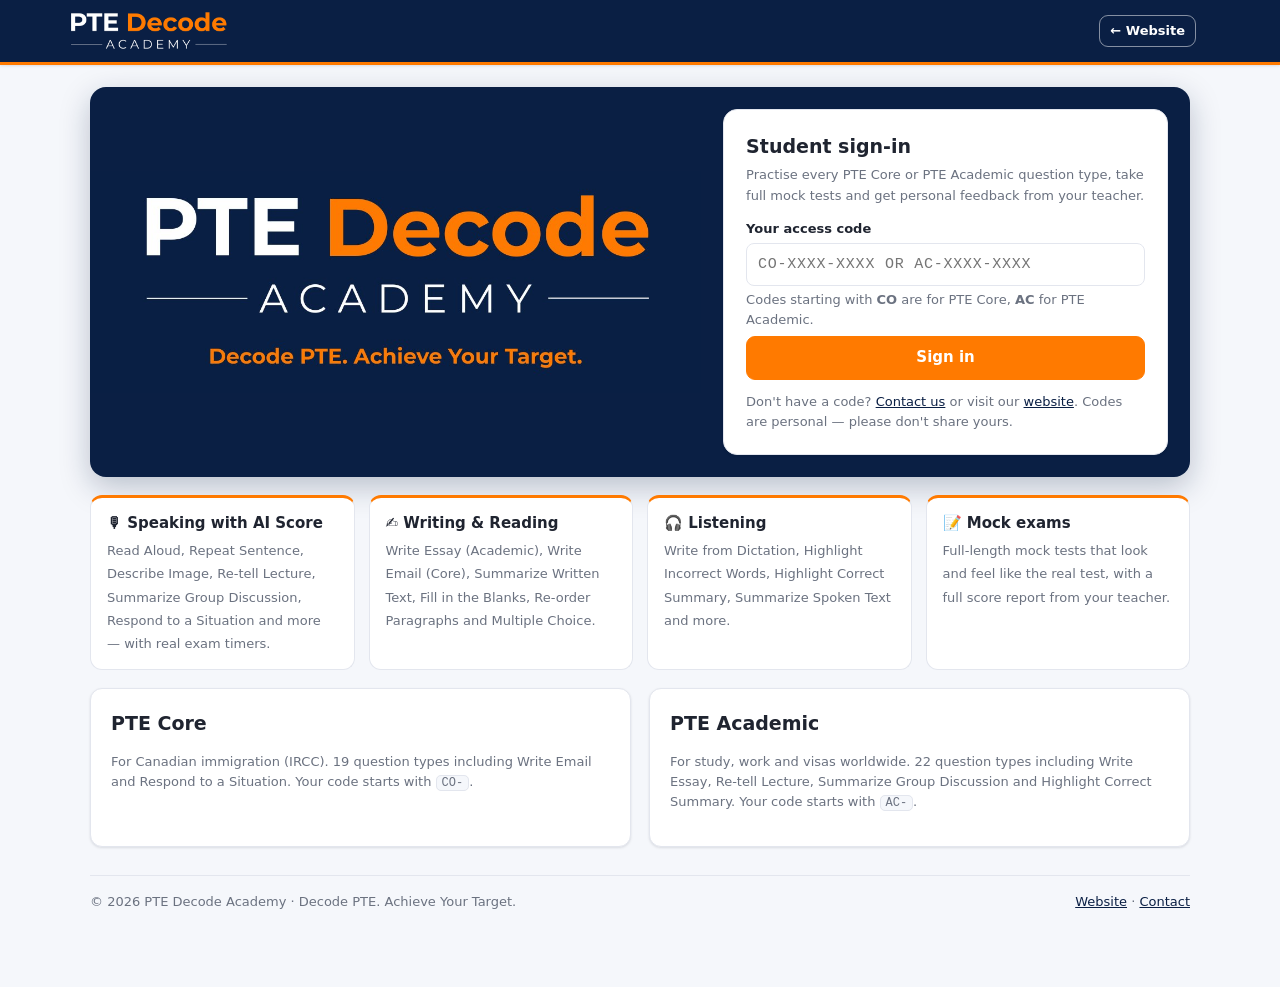
<file: portal.html>
<!DOCTYPE html>
<html lang="en-US" dir="ltr">
<head>
<meta charset="utf-8">
<meta name="viewport" content="width=device-width, initial-scale=1">
<link rel="icon" href="assets/logo.png">
<title>PTE Decode Academy · Student &amp; Teacher Portal</title>
<style>
:root{
  --bg:#F5F7FB; --card:#ffffff; --fg:#1f2430; --muted:#6b7280; --border:#e3e6ee;
  --navy:#0A1F44; --orange:#FF7A00;
  --brand:#0A1F44; --brand-2:#17377a; --brand-soft:#e9eef8;
  --ai:#e86a00; --ai-soft:#fff1e3; --ok:#15803d; --ok-soft:#dcfce7; --warn:#b45309; --warn-soft:#fef3c7;
  --bad:#b91c1c; --bad-soft:#fee2e2; --shadow:0 1px 3px rgba(16,24,40,.08),0 1px 2px rgba(16,24,40,.04);
  --radius:12px;
}

*{box-sizing:border-box}
html,body{margin:0;background:var(--bg);color:var(--fg);font:15px/1.55 "Segoe UI",system-ui,-apple-system,Roboto,Arial,sans-serif}
a{color:var(--brand)}
button,input,select,textarea{font:inherit;color:inherit}
.hidden{display:none !important}
header.top{position:sticky;inset-block-start:0;z-index:20;background:var(--navy);border-block-end:3px solid var(--orange);box-shadow:var(--shadow)}
.top-in{max-inline-size:1180px;margin-inline:auto;padding:10px 18px;display:flex;align-items:center;gap:16px;flex-wrap:wrap}
.logo{display:flex;align-items:center;gap:10px;text-decoration:none}
.wm{display:inline-flex;flex-direction:column;line-height:1;font-family:Montserrat,"Segoe UI",system-ui,sans-serif}
.wm b{font-size:21px;font-weight:800;color:#fff;letter-spacing:-.01em}
.wm b span{color:var(--orange)}
.wm small{font-size:9.5px;letter-spacing:.42em;color:#dfe6f3;margin-block-start:3px;font-weight:500}
.logo-badge{inline-size:34px;block-size:34px;border-radius:9px;background:linear-gradient(135deg,var(--brand),#5a67d8);color:#fff;display:grid;place-items:center;font-size:13px;font-weight:800}
nav.tabs{display:flex;gap:4px;flex-wrap:wrap}
nav.tabs button{background:none;border:0;padding:8px 12px;border-radius:8px;cursor:pointer;color:#c9d3e6;font-weight:600}
nav.tabs button.on,nav.tabs button:hover{background:rgba(255,255,255,.1);color:#fff;box-shadow:inset 0 -2px 0 var(--orange)}
.spacer{flex:1}
.who{font-size:13px;color:#c9d3e6}
header.top .btn.ghost{color:#fff;border-color:rgba(255,255,255,.5)}
header.top .btn.ghost:hover{background:rgba(255,255,255,.12)}
main{max-inline-size:1180px;margin-inline:auto;padding:22px 18px 60px}
.card{background:var(--card);border:1px solid var(--border);border-radius:var(--radius);box-shadow:var(--shadow);padding:20px}
.grid{display:grid;gap:18px}
.g4{grid-template-columns:repeat(auto-fit,minmax(250px,1fr))}
.g2{grid-template-columns:repeat(auto-fit,minmax(320px,1fr))}
h1{font-size:24px;margin:0 0 6px}
h2{font-size:19px;margin:0 0 10px}
h3{font-size:16px;margin:0 0 8px}
.muted{color:var(--muted)}
.small{font-size:13px}
.btn{display:inline-flex;align-items:center;gap:6px;border:1px solid var(--brand);background:var(--brand);color:#fff;padding:9px 16px;border-radius:9px;font-weight:600;cursor:pointer;text-decoration:none}
.btn:hover{background:var(--brand-2)}
.btn.ghost{background:transparent;color:var(--brand)}
.btn.accent{background:var(--orange);border-color:var(--orange);color:#fff}
.btn.accent:hover{background:#e56d00}
/* landing */
.landing{max-inline-size:1100px;margin-inline:auto}
.lhero{background:var(--navy);border-radius:16px;overflow:hidden;display:grid;grid-template-columns:1.25fr 1fr;align-items:center;box-shadow:0 10px 30px rgba(10,31,68,.25)}
@media (max-width:860px){.lhero{grid-template-columns:1fr}}
.lhero img{inline-size:100%;display:block}
.lhero .lform{background:var(--card);margin:22px;border-radius:14px;padding:22px}
.lhero .lform h2{margin:0 0 4px}
.lfeat{display:grid;grid-template-columns:repeat(auto-fit,minmax(200px,1fr));gap:14px;margin-block:18px}
.lfeat div{background:var(--card);border:1px solid var(--border);border-radius:12px;padding:14px 16px;border-block-start:3px solid var(--orange)}
.lfeat b{display:block;margin-block-end:4px}
.social{display:grid;grid-template-columns:1fr 1.2fr;gap:18px}
@media (max-width:860px){.social{grid-template-columns:1fr}}
.vid{position:relative;display:block;border-radius:12px;overflow:hidden;background:linear-gradient(135deg,var(--navy) 0%,#17377a 60%,#24489a 100%);min-block-size:210px;text-decoration:none;color:#fff}
.vid .play{position:absolute;inset:0;display:grid;place-items:center}
.vid .play span{inline-size:74px;block-size:74px;border-radius:50%;background:var(--orange);display:grid;place-items:center;font-size:30px;box-shadow:0 6px 20px rgba(0,0,0,.35);transition:transform .15s}
.vid:hover .play span{transform:scale(1.08)}
.vid .cap{position:absolute;inset-inline:0;inset-block-end:0;padding:12px 16px;background:linear-gradient(transparent,rgba(0,0,0,.55));font-weight:600}
.vid .tagl{position:absolute;inset-block-start:14px;inset-inline-start:16px;font-weight:800;font-size:18px}
.vid .tagl span{color:var(--orange)}
footer.site{margin-block-start:28px;padding-block:16px;border-block-start:1px solid var(--border);display:flex;gap:12px;flex-wrap:wrap;justify-content:space-between;font-size:13px;color:var(--muted)}
.btn.ghost:hover{background:var(--brand-soft)}
.btn.danger{background:var(--bad);border-color:var(--bad)}
.btn.sm{padding:5px 10px;font-size:13px}
.btn:disabled{opacity:.45;cursor:not-allowed}
.row{display:flex;gap:10px;align-items:center;flex-wrap:wrap}
input[type=text],input[type=date],input[type=number],input[type=email],select,textarea{border:1px solid var(--border);background:var(--card);border-radius:8px;padding:9px 11px;inline-size:100%}
textarea{min-block-size:120px;resize:vertical;line-height:1.6}
label.f{display:block;font-weight:600;font-size:13px;margin-block:10px 4px}
/* section list (mirrors the reference menu) */
.sec-head{display:flex;align-items:center;justify-content:space-between;border-block-end:2px solid var(--border);padding-block-end:8px;margin-block-end:6px}
.sec-head h2{margin:0;position:relative}
.sec-head h2::after{content:"";position:absolute;inset-inline-start:0;inset-block-end:-10px;inline-size:100%;block-size:2px;background:var(--brand)}
.tag-ai{color:var(--ai);font-weight:700;font-size:12px;white-space:nowrap}
.tag-pill{background:var(--ai-soft);color:var(--ai);font-weight:700;font-size:11px;border-radius:6px;padding:2px 8px}
.task-link{display:flex;align-items:center;gap:8px;padding:9px 6px;border-radius:8px;cursor:pointer;background:none;border:0;inline-size:100%;text-align:start}
.task-link:hover{background:var(--brand-soft)}
.task-link .nm{font-size:15px}
.task-link .cnt{margin-inline-start:auto;font-size:12px;color:var(--muted)}
.hero{display:flex;gap:20px;align-items:center;justify-content:space-between;flex-wrap:wrap;margin-block-end:20px}
.stat{display:flex;gap:14px;flex-wrap:wrap}
.stat div{background:var(--card);border:1px solid var(--border);border-radius:10px;padding:10px 16px;min-inline-size:120px}
.stat b{display:block;font-size:22px}
/* practice */
.prac{display:grid;grid-template-columns:220px 1fr;gap:18px}
@media (max-width:820px){.prac{grid-template-columns:1fr}}
.qnav{display:flex;flex-direction:column;gap:6px}
.qnav button{border:1px solid var(--border);background:var(--card);border-radius:8px;padding:8px 10px;text-align:start;cursor:pointer;display:flex;gap:8px;align-items:center}
.qnav button.on{border-color:var(--brand);background:var(--brand-soft)}
.qnav .done{margin-inline-start:auto;color:var(--ok);font-weight:700}
.instr{background:var(--brand-soft);border-radius:10px;padding:10px 14px;margin-block-end:14px;font-size:14px}
.tip{border-inline-start:4px solid var(--warn);background:var(--warn-soft);padding:10px 14px;border-radius:8px;font-size:14px;margin-block:12px}
.passage{font-size:16px;line-height:1.85;background:var(--bg);border-radius:10px;padding:14px 16px;border:1px solid var(--border)}
.rec{border:1px solid var(--border);border-radius:10px;padding:14px;margin-block-start:14px;max-inline-size:520px}
.rec-status{font-weight:600;margin-block-end:8px}
.bar{block-size:8px;background:var(--border);border-radius:99px;overflow:hidden}
.bar>i{display:block;block-size:100%;inline-size:0;background:var(--brand);transition:inline-size .2s linear}
.bar.recording>i{background:var(--ai)}
.rec-live{font-size:13px;color:var(--muted);margin-block-start:8px;min-block-size:1.2em;font-style:italic}
.score{margin-block-start:16px;border:1px solid var(--border);border-radius:10px;padding:14px}
.score .tot{font-size:26px;font-weight:800;color:var(--brand)}
.parts{display:grid;grid-template-columns:repeat(auto-fit,minmax(150px,1fr));gap:8px;margin-block:10px}
.parts div{background:var(--bg);border-radius:8px;padding:8px 10px;font-size:13px}
.parts b{font-size:16px}
.model{background:var(--ok-soft);border-radius:8px;padding:10px 14px;margin-block-start:10px;font-size:14px}
.opt{display:flex;gap:10px;align-items:flex-start;padding:9px 12px;border:1px solid var(--border);border-radius:8px;margin-block:6px;cursor:pointer}
.opt.right{border-color:var(--ok);background:var(--ok-soft)}
.opt.wrong{border-color:var(--bad);background:var(--bad-soft)}
select.blank{inline-size:auto;display:inline-block;padding:3px 6px;margin:0 2px}
input.blank{inline-size:130px;display:inline-block;padding:3px 6px;margin:0 2px}
.blank.right{border-color:var(--ok);background:var(--ok-soft)}
.blank.wrong{border-color:var(--bad);background:var(--bad-soft)}
.drop{display:inline-block;min-inline-size:110px;border-block-end:2px dashed var(--brand);padding:1px 8px;margin:0 3px;text-align:center;cursor:pointer;border-radius:4px}
.drop.filled{background:var(--brand-soft);border-block-end-style:solid}
.drop.right{background:var(--ok-soft);border-color:var(--ok)}
.drop.wrong{background:var(--bad-soft);border-color:var(--bad)}
.chips{display:flex;flex-wrap:wrap;gap:8px;margin-block:14px;padding:10px;border:1px dashed var(--border);border-radius:10px;min-block-size:50px}
.chip{background:var(--card);border:1px solid var(--brand);color:var(--brand-2);border-radius:8px;padding:5px 12px;cursor:grab;font-weight:600}
.chip.sel{background:var(--brand);color:#fff}
.ro-item{display:flex;gap:10px;align-items:center;border:1px solid var(--border);border-radius:8px;padding:10px;margin-block:6px;background:var(--card)}
.ro-item .t{flex:1}
.ro-item.right{border-color:var(--ok)} .ro-item.wrong{border-color:var(--bad)}
.hiw span{cursor:pointer;border-radius:4px;padding:1px 2px}
.hiw span:hover{background:var(--brand-soft)}
.hiw span.sel{background:var(--warn-soft);outline:1px solid var(--warn)}
.hiw span.right{background:var(--ok-soft);outline:1px solid var(--ok)}
.hiw span.wrong{background:var(--bad-soft);outline:1px solid var(--bad)}
.hiw span.missed{text-decoration:underline wavy var(--bad)}
.wc{font-size:13px;color:var(--muted);margin-block-start:6px;display:flex;justify-content:space-between}
.timer{font-variant-numeric:tabular-nums;font-weight:700;color:var(--brand)}
.timer.low{color:var(--ai)}
table.t{inline-size:100%;border-collapse:collapse;font-size:14px}
table.t th,table.t td{padding:9px 10px;border-block-end:1px solid var(--border);text-align:start;vertical-align:top}
table.t th{font-size:12px;text-transform:uppercase;letter-spacing:.04em;color:var(--muted)}
.badge{display:inline-block;font-size:12px;font-weight:700;border-radius:99px;padding:2px 10px}
.b-ok{background:var(--ok-soft);color:var(--ok)} .b-warn{background:var(--warn-soft);color:var(--warn)} .b-bad{background:var(--bad-soft);color:var(--bad)} .b-info{background:var(--brand-soft);color:var(--brand-2)}
.login-wrap{min-block-size:80vh;display:grid;place-items:center}
.login{max-inline-size:460px;inline-size:100%}
.code-box{font-family:Consolas,Menlo,monospace;font-size:12px;word-break:break-all;background:var(--bg);border:1px solid var(--border);border-radius:8px;padding:10px}
.toast{position:fixed;inset-block-end:20px;inset-inline-start:50%;transform:translateX(-50%);background:#1f2430;color:#fff;padding:10px 18px;border-radius:10px;z-index:99;box-shadow:var(--shadow);max-inline-size:90vw}
.review-card{border:1px solid var(--border);border-radius:10px;padding:14px;margin-block:12px;background:var(--card)}
.review-card .resp{background:var(--bg);border-radius:8px;padding:10px;white-space:pre-wrap;font-size:14px}
.fb{background:var(--brand-soft);border-radius:8px;padding:10px 12px;margin-block-start:8px;font-size:14px;white-space:pre-wrap}
.chart{inline-size:100%;max-inline-size:640px;background:#fff;border:1px solid var(--border);border-radius:10px}
.kbd{font-family:Consolas,monospace;background:var(--bg);border:1px solid var(--border);border-radius:5px;padding:0 5px;font-size:12px}
.steps{counter-reset:s;list-style:none;padding:0}
.steps li{counter-increment:s;position:relative;padding-inline-start:36px;margin-block:10px}
.steps li::before{content:counter(s);position:absolute;inset-inline-start:0;inline-size:24px;block-size:24px;border-radius:50%;background:var(--brand);color:#fff;display:grid;place-items:center;font-size:13px;font-weight:700}
@media print{.no-print{display:none !important}}
/* v6: filters, modal, exam mode, score report */
.filters{display:grid;grid-template-columns:repeat(auto-fit,minmax(170px,1fr));gap:10px;align-items:end}
.filters label{font-size:12px;font-weight:600;color:var(--muted);display:block;margin-block-end:3px}
.seg{display:inline-flex;border:1px solid var(--brand);border-radius:9px;overflow:hidden}
.seg button{border:0;background:#fff;color:var(--brand);padding:6px 14px;font-weight:700;cursor:pointer}
.seg button.on{background:var(--brand);color:#fff}
.exb{display:inline-block;font-size:11px;font-weight:800;border-radius:6px;padding:1px 7px;background:#eef2ff;color:#3730a3;letter-spacing:.02em}
.exb.ac{background:#fff1e3;color:#b45309}
.picklist{max-block-size:220px;overflow:auto;border:1px solid var(--border);border-radius:8px;padding:6px 8px;background:var(--card)}
.picklist label{display:flex;gap:8px;align-items:center;font-size:13px;padding:3px 0}
.modal-bg{position:fixed;inset:0;background:rgba(10,31,68,.45);display:grid;place-items:center;z-index:200}
.modal{background:#fff;border-radius:10px;max-inline-size:440px;inline-size:92vw;padding:20px;box-shadow:0 10px 40px rgba(0,0,0,.3)}
body.exam-on header.top{display:none}
body.exam-on main{max-inline-size:none;padding:0}
.xm{min-block-size:100vh;display:flex;flex-direction:column;background:#fff;font-family:Arial,Helvetica,sans-serif;font-size:15px}
.xm-top{background:#3c3c3c;color:#fff;display:flex;align-items:center;gap:16px;padding:8px 18px;font-size:14px}
.xm-top .xm-title{font-weight:700}
.xm-top .xm-right{margin-inline-start:auto;display:flex;flex-direction:column;align-items:flex-end;font-size:13px;line-height:1.35}
.xm-timer{font-variant-numeric:tabular-nums}
.xm-sub{background:#00838f;block-size:6px}
.xm-body{flex:1;padding:22px 30px;max-inline-size:1100px;inline-size:100%;margin-inline:auto}
.xm-foot{background:#3c3c3c;padding:10px 18px;display:flex;align-items:center;gap:12px}
.xm-foot .xm-info{color:#ddd;font-size:13px}
.xm-next{margin-inline-start:auto;background:#fff;color:#333;border:1px solid #888;border-radius:4px;padding:6px 26px;font-weight:700;cursor:pointer}
.xm-next:disabled{opacity:.5;cursor:default}
.xm-quit{background:transparent;color:#fff;border:1px solid #aaa;border-radius:4px;padding:6px 16px;font-weight:600;cursor:pointer}
.xm-quit:hover{background:rgba(255,255,255,.12)}
.xm-quit:disabled{opacity:.5;cursor:default}
.modal .row.three{flex-wrap:wrap}
.modal:has(.row.three){max-inline-size:540px}
.xm-instr{font-weight:700;margin-block-end:16px;line-height:1.5}
.xm-box{border:1px solid #bbb;border-radius:4px;padding:12px 16px;max-inline-size:440px;margin:14px auto;background:#fafafa;font-size:14px}
.xm-box .bar{margin-block:8px}
.xm-box .bar>i{background:#00838f}
.xm-box.rec .bar>i{background:#c0392b}
.xm-text{line-height:1.8;font-size:16px}
.xm-ta{inline-size:100%;min-block-size:200px;font-family:Arial,sans-serif;font-size:15px;border:1px solid #999;border-radius:2px;padding:8px}
.xm-wc{font-size:13px;color:#444;margin-block-start:4px}
.xm-screen h2{color:#00838f;margin-block:4px 14px}
.xm-screen ul{line-height:1.8}
.rep{max-inline-size:900px;margin-inline:auto}
.rep-head{background:var(--navy);color:#fff;border-radius:14px 14px 0 0;padding:18px 22px;display:flex;align-items:center;gap:20px;flex-wrap:wrap}
.rep-ov{inline-size:120px;block-size:120px;border-radius:50%;background:#fff;color:var(--navy);display:grid;place-items:center;text-align:center;border:6px solid var(--orange)}
.rep-ov b{font-size:40px;line-height:1;display:block}
.rep-ov small{font-size:11px;font-weight:700;letter-spacing:.05em}
.sk{display:grid;grid-template-columns:160px 52px 1fr;gap:10px;align-items:center;margin-block:8px}
.sk .trk{position:relative;block-size:14px;background:#e5e7eb;border-radius:3px}
.sk .trk i{position:absolute;inset-block:0;inset-inline-start:0;border-radius:3px}
.sk .trk .ticks{position:absolute;inset:0;display:flex;justify-content:space-between;font-size:10px;color:#6b7280;transform:translateY(16px)}
.sk b{font-size:18px;text-align:end}
</style>
</head>
<body>
<header class="top no-print">
  <div class="top-in">
    <a class="logo" href="./" aria-label="PTE Decode Academy website"><img src="assets/logo.png" alt="PTE Decode Academy" style="block-size:42px;inline-size:auto"></a>
    <nav class="tabs" id="tabs"></nav>
    <span class="spacer"></span>
    <a class="btn ghost sm" href="./">← Website</a>
    <span class="who" id="who"></span>
    <button class="btn ghost sm hidden" id="logoutBtn" type="button">Sign out</button>
  </div>
</header>
<main id="app"></main>
<div id="toast" class="toast hidden" role="status"></div>
<input type="file" id="filePick" class="hidden" accept=".json,application/json" multiple>
<script src="assets/config.js"></script>
<script>/* clean addresses: show /pte-core instead of /pte-core.html */
(function(){ var p = location.pathname; if (/\.html$/i.test(p)) { var c = p.replace(/index\.html$/i, "").replace(/\.html$/i, ""); try { history.replaceState(null, "", c + location.search + location.hash); } catch(e){} } })();
</script>
<script>
/* =====================================================================
   PTE DECODE ACADEMY PORTAL — CONFIGURATION
   Edit ONLY this block: paste your Google Apps Script Web app URL once after setup.
   ===================================================================== */
const CONFIG = {
  platformName: "PTE Decode Academy",
  tagline: "Decode PTE. Achieve Your Target.",
  teacherName: "PTE Decode Academy",
  /* The Web app URL is read from assets/config.js (shared with the website). */
  apiUrl: (window.SITE_CONFIG && window.SITE_CONFIG.apiUrl) || ""
};

/* =====================================================================
   TASK CATALOGUE — PTE Core (19 types) and PTE Academic (22 types), formats since Aug 2025.
   TASK_DEFS holds every type once; EXAM_ORDER lists each exam's types in test order and
   EXAM_OVERRIDES changes instructions, timing and word limits per exam (e.g. SWT, SST).
   ===================================================================== */
const SECTIONS = [
  {id:"speaking", name:"Speaking", part:"Part 1 · Speaking & Writing"},
  {id:"writing",  name:"Writing",  part:"Part 1 · Speaking & Writing"},
  {id:"reading",  name:"Reading",  part:"Part 2 · Reading"},
  {id:"listening",name:"Listening",part:"Part 3 · Listening"}
];
const TASK_DEFS = [
  {id:"ra",  sec:"speaking", name:"Read Aloud", ai:true, kind:"speak",
   instr:"Look at the text below. In 35 seconds, you must read this text aloud as naturally and clearly as possible. You have 40 seconds to read aloud.",
   timing:{prep:35, rec:40, showText:true}, exam:"6–7 items · 30–40 s prep · up to 40 s to speak",
   tip:"Use the preparation time to read silently and mark natural pauses at commas and full stops. Keep a steady, conversational pace — fluency and pronunciation matter more than speed. If you stumble, keep going; do not go back to correct yourself."},
  {id:"rs",  sec:"speaking", name:"Repeat Sentence", ai:true, kind:"speak",
   instr:"You will hear a sentence. Please repeat the sentence exactly as you hear it. You will hear the sentence only once.",
   timing:{prep:0, rec:15, audio:true}, exam:"10–12 items · listen once · ~15 s to answer",
   tip:"Remember the sentence as an idea, not a string of words. Start speaking immediately after the tone and copy the speaker's rhythm. If you miss a word, carry on fluently rather than stopping."},
  {id:"di",  sec:"speaking", name:"Describe Image", ai:true, kind:"speak",
   instr:"Look at the image below. In 25 seconds, please speak into the microphone and describe in detail what the image is showing. You will have 40 seconds to give your response.",
   timing:{prep:25, rec:40, showImage:true}, exam:"3–4 items · 25 s prep · 40 s to speak",
   tip:"Use a simple structure: (1) what the image shows, (2) the highest and lowest values or first and last steps, (3) one or two other details, (4) a short conclusion. Speak for most of the 40 seconds without long pauses."},
  {id:"rts", sec:"speaking", name:"Respond to a Situation", ai:true, kind:"speak",
   instr:"Listen to and read a description of a situation. You will have 20 seconds to think about your answer. Then you will hear a beep. You will have 40 seconds to answer the question. Please answer as completely as you can.",
   timing:{prep:20, rec:40, audio:true, showText:true}, exam:"2–4 items · 20 s prep · 40 s to speak",
   tip:"Decide on the right tone (polite and formal for a manager or customer service, friendly for a neighbour). Greet the person, explain the problem or reason, suggest a solution, and close politely. Cover every part of the situation."},
  {id:"asq", sec:"speaking", name:"Answer Short Question", ai:true, kind:"speak",
   instr:"You will hear a question. Please give a simple and short answer. Often just one or a few words is enough.",
   timing:{prep:0, rec:10, audio:true}, exam:"5–6 items · ~10 s to answer",
   tip:"Answer immediately after the tone with one word or a short phrase. Extra explanation earns no extra marks."},
  {id:"swt", sec:"writing", name:"Summarize Written Text", ai:true, kind:"write",
   instr:"Read the passage below and summarize it in 25–50 words. Type your response in the box at the bottom of the screen. You have 10 minutes to finish this task.",
   timing:{min:10, words:[25,50]}, exam:"1–2 items · 10 minutes · 25–50 words",
   tip:"Find the topic sentence, the two or three main supporting points and any contrast (however, but). Join them with linking words (and, while, although, therefore). Check spelling, capital letters and the final full stop."},
  {id:"we",  sec:"writing", name:"Write Email", ai:true, kind:"write",
   instr:"Read the description of a situation. Then write an email about the situation. You will have 9 minutes. You should aim to write at least 50 words. Make sure you address all three points in the task.",
   timing:{min:9, words:[50,120]}, exam:"2–3 items · 9 minutes · 50–120 words",
   tip:"Use a clear email layout: greeting (Dear… / Hi…), a short opening line, one short paragraph for each of the three points, and a polite closing (Kind regards, + your name). Match the tone to the reader."},
  {id:"rwfib", sec:"reading", name:"Reading & Writing: Fill in the Blanks", ai:false, kind:"rwfib",
   instr:"There are some words missing in the following text. Please select the correct word in the drop-down box.",
   exam:"5–6 items · shared section time (~2 min each)",
   tip:"Read the whole sentence first. Check grammar (noun, verb, adjective, tense) and collocation — which word naturally goes with its neighbours."},
  {id:"rmcm", sec:"reading", name:"Multiple Choice, Multiple Answers", ai:false, kind:"mcm",
   instr:"Read the text and answer the question by selecting all the correct responses. More than one response is correct.",
   exam:"1–2 items · negative marking", tip:"Each wrong choice loses a point, so only select options you can find evidence for in the text."},
  {id:"ro",  sec:"reading", name:"Re-order Paragraphs", ai:false, kind:"ro",
   instr:"The text boxes below have been placed in a random order. Restore the original order using the arrow buttons.",
   exam:"2–3 items · scored on correct adjacent pairs", tip:"Find the opening sentence (it introduces the topic and has no pronoun pointing back). Then follow pronouns (this, they), time words (first, later) and linking words (however, finally)."},
  {id:"rfib", sec:"reading", name:"Reading: Fill in the Blanks", ai:false, kind:"dnd",
   instr:"In the text below some words are missing. Drag words from the box below to the appropriate place in the text. To undo an answer choice, click the word in the gap to return it to the box. (You can also click a word, then click a gap.)",
   exam:"4–5 items · extra distractor words", tip:"Decide what part of speech each gap needs before looking at the word box. There are more words than gaps."},
  {id:"rmcs", sec:"reading", name:"Multiple Choice, Single Answer", ai:false, kind:"mcs",
   instr:"Read the text and answer the multiple-choice question by selecting the correct response. Only one response is correct.",
   exam:"1–2 items", tip:"Spend no more than 1–2 minutes here. Eliminate options that are too extreme or not mentioned."},
  {id:"sst", sec:"listening", name:"Summarize Spoken Text", ai:true, kind:"write",
   instr:"You will hear a short recording. Write a summary for a fellow student who was not present. You should write 20–30 words. You have 8 minutes to finish this task.",
   timing:{min:8, words:[20,30], audio:true}, exam:"1–2 items · 8 minutes · 20–30 words",
   tip:"Note key words while listening (who, what, why, change, result). Write one or two clear sentences with correct spelling and punctuation."},
  {id:"lmcm", sec:"listening", name:"Multiple Choice, Multiple Answers", ai:false, kind:"mcm", audio:true,
   instr:"Listen to the recording and answer the question by selecting all the correct responses. You will need to select more than one response.",
   exam:"1–2 items · negative marking", tip:"Read the question and options before the audio starts. Only choose what you clearly heard."},
  {id:"lfib", sec:"listening", name:"Fill in the Blanks", ai:false, kind:"lfib", audio:true,
   instr:"You will hear a recording. Type the missing words in each blank.",
   exam:"2–3 items · spelling counts", tip:"Read the transcript ahead of the audio. Type the first letters as you hear each word, then complete and check spelling afterwards."},
  {id:"lmcs", sec:"listening", name:"Multiple Choice, Single Answer", ai:false, kind:"mcs", audio:true,
   instr:"Listen to the recording and answer the multiple-choice question by selecting the correct response. Only one response is correct.",
   exam:"1–2 items", tip:"Listen for the main purpose or message, not one isolated word that appears in an option."},
  {id:"smw", sec:"listening", name:"Select Missing Word", ai:false, kind:"mcs", audio:true,
   instr:"You will hear a recording. At the end of the recording the last word or group of words has been replaced by a beep. Select the correct option to complete the recording.",
   exam:"1–2 items", tip:"Follow the logic of the whole recording — the missing words complete the speaker's main point."},
  {id:"hiw", sec:"listening", name:"Highlight Incorrect Words", ai:false, kind:"hiw", audio:true,
   instr:"You will hear a recording. Below is a transcription of the recording. Some words in the transcription differ from what the speaker said. Please click on the words that are different.",
   exam:"2–3 items · negative marking", tip:"Follow the text with your eyes (or a cursor) as the speaker talks and click a word the moment it sounds different. Do not guess."},
  {id:"wfd", sec:"listening", name:"Write from Dictation", ai:false, kind:"wfd", audio:true,
   instr:"You will hear a sentence. Type the sentence in the box below exactly as you hear it. Write as much of the sentence as you can. You will hear the sentence only once.",
   exam:"3–4 items · scored per correct word", tip:"Type quickly as you listen, then fix spelling, plurals (-s) and past tense (-ed). Every correct word counts."},
  {id:"rl", sec:"speaking", name:"Re-tell Lecture", ai:true, kind:"speak",
   instr:"You will hear a lecture. After listening to the lecture, in 10 seconds, please speak into the microphone and retell what you have just heard from the lecture in your own words. You will have 40 seconds to give your response.",
   timing:{prep:10, rec:40, audio:true}, exam:"1–2 items · lecture of about 60–90 s · 10 s prep · 40 s to speak",
   tip:"While listening, note the topic, 3–4 key points and the conclusion. Start with \"The lecture was about…\", give the key points with linking words, and finish with the speaker's conclusion. Keep talking smoothly for most of the 40 seconds."},
  {id:"sgd", sec:"speaking", name:"Summarize Group Discussion", ai:true, kind:"speak",
   instr:"You will hear three people having a discussion. When you hear the beep, summarize the whole discussion. You will have 10 seconds to prepare and 2 minutes to give your response.",
   timing:{prep:10, rec:120, audio:true}, exam:"2–3 items · discussion of 2–3 speakers · 10 s prep · up to 2 min to speak",
   tip:"Note who says what: the topic, each speaker's main opinion and reason, and whether they agree in the end. Report it with verbs such as suggests, argues, disagrees, concludes."},
  {id:"essay", sec:"writing", name:"Write Essay", ai:true, kind:"write",
   instr:"You will have 20 minutes to plan, write and revise an essay about the topic below. Your response will be judged on how well you develop a position, organize your ideas, present supporting details, and control the elements of standard written English. You should write 200–300 words.",
   timing:{min:20, words:[200,300]}, exam:"1–2 items · 20 minutes · 200–300 words",
   tip:"Plan for 2 minutes: an introduction with your opinion, two body paragraphs each with one main reason and an example, and a short conclusion. Leave 2 minutes to check spelling and grammar."},
  {id:"hcs", sec:"listening", name:"Highlight Correct Summary", ai:false, kind:"mcs", audio:true,
   instr:"You will hear a recording. Click on the paragraph that best relates to the recording.",
   exam:"1–2 items", tip:"Read the summaries quickly before the audio starts. Eliminate any summary with a detail that is wrong, missing or never mentioned."}
];
const EXAMS = ["Core","Academic"];
const EXAM_ORDER = {
  Core: ["ra","rs","di","rts","asq","swt","we","rwfib","rmcm","ro","rfib","rmcs","sst","lmcm","lfib","lmcs","smw","hiw","wfd"],
  Academic: ["ra","rs","di","rl","asq","sgd","rts","swt","essay","rwfib","rmcm","ro","rfib","rmcs","sst","lmcm","lfib","hcs","lmcs","smw","hiw","wfd"]
};
const EXAM_OVERRIDES = {
  Academic: {
    swt: {instr:"Read the passage below and summarize it using one sentence. Type your response in the box at the bottom of the screen. You have 10 minutes to finish this task. Your response will be judged on the quality of your writing and on how well your response presents the key points in the passage.",
      timing:{min:10, words:[5,75], oneSentence:true}, exam:"1–2 items · 10 minutes · ONE sentence of 5–75 words",
      tip:"Write ONE sentence only, with a single full stop at the end. Join the main idea and two or three key points with words such as while, although, which, and therefore."},
    sst: {instr:"You will hear a short lecture. Write a summary for a fellow student who was not present at the lecture. You should write 50–70 words. You have 10 minutes to finish this task. Your response will be judged on the quality of your writing and on how well your response presents the key points presented in the lecture.",
      timing:{min:10, words:[50,70], audio:true}, exam:"1–2 items · 10 minutes · 50–70 words"},
    rts: {exam:"1–2 items · 20 s prep · 40 s to speak"},
    rs: {exam:"10–12 items · listen once · ~15 s to answer"}
  },
  Core: {}
};
const TASK_ANY = Object.fromEntries(TASK_DEFS.map(t=>[t.id,t]));
const examTasks = exam => EXAM_ORDER[exam].map(id => ({...TASK_ANY[id], ...((EXAM_OVERRIDES[exam]||{})[id]||{})}));
const examLabel = e => "PTE " + (e === "Academic" ? "Academic" : "Core");
const examBadge = e => `<span class="exb ${e==="Academic"?"ac":""}">${e==="Academic"?"Academic":"Core"}</span>`;
let EXAM = "Core", TASKS = examTasks("Core"), TASK = {};
/* TASKS = the current exam's types in order. TASK has every type (current exam's version where it applies). */
function setExam(e){ EXAM = e === "Academic" ? "Academic" : "Core"; TASKS = examTasks(EXAM); TASK = Object.assign({}, TASK_ANY, Object.fromEntries(TASKS.map(t=>[t.id,t]))); }
setExam("Core");
/* AI-scored types show the pink "AI Score" tag. Objective types are auto-marked. */

/* =====================================================================
   QUESTION BANK — original practice items written for this platform.
   To add a question, copy an existing item in the same list and edit it.
   ===================================================================== */
const BANK = {
ra:[
 {text:"The community centre will be closed for renovations from the first of March until the end of April. During this time, all fitness classes will move to the public library on Elm Street. Members who prefer not to travel can pause their membership without any extra charge by speaking to the front desk."},
 {text:"Working from home has changed the way many people plan their day. Without a daily commute, employees often start earlier and finish later. Experts recommend setting clear working hours, taking regular breaks and keeping a separate space for work, so that personal time is protected and stress does not build up."},
 {text:"Before booking a holiday, it is worth checking whether your passport is valid for at least six months after your return date. Some countries refuse entry to travellers whose documents are close to expiring, and renewing a passport at short notice can be both stressful and expensive."},
 {text:"Local farmers' markets give shoppers the chance to buy fresh produce directly from the people who grow it. Prices are not always lower than in supermarkets, but many customers say the quality is better and they enjoy knowing exactly where their food comes from."},
 {text:"Public transport passes can now be loaded onto a mobile phone. Passengers simply tap their phone on the reader when they board a bus or train. The city says the new system will reduce queues at ticket machines and make it easier for visitors to travel around."}
],
rs:[
 {text:"Please submit your timesheet before noon on Friday."},
 {text:"The next train to the city centre has been delayed by fifteen minutes."},
 {text:"Remember to bring a photo ID to your first appointment."},
 {text:"The new parking rules will come into effect next month."},
 {text:"If you have any questions, contact the front desk by email."},
 {text:"Our office will be closed on Monday for the public holiday."},
 {text:"All visitors must sign in at reception before entering the building."},
 {text:"The swimming pool is open to members until eight in the evening."}
],
di:[
 {chart:{type:"bar",title:"Average weekly hours spent on activities by adults",unit:"hours",labels:["Work","Screen time","Household chores","Commuting","Exercise"],values:[38,21,9,6,4]},
  keywords:["bar|chart|graph","week|weekly","hours","work","screen","chores|household","commut","exercise","most|highest|largest","least|lowest|smallest"],
  model:"The bar chart shows how many hours adults spend on different activities each week. Work takes up the most time, at around 38 hours, followed by screen time at 21 hours. Household chores account for 9 hours and commuting for 6. Exercise is the lowest, at only 4 hours. Overall, adults spend far more time working and looking at screens than exercising."},
 {chart:{type:"pie",title:"How residents of Lakeview travel to work (%)",labels:["Car","Public transit","Walking","Cycling","Work from home"],values:[45,25,12,10,8]},
  keywords:["pie|chart","travel|commut|work","percent|%","car","public transit|transit|bus|train","walk","cycl","home","most|largest|majority|almost half","least|smallest|lowest"],
  model:"The pie chart illustrates how residents of Lakeview travel to work. The car is by far the most popular option, at 45 percent. Public transit comes second with 25 percent. Walking and cycling are much less common, at 12 and 10 percent. The smallest group, 8 percent, works from home. In conclusion, almost half of residents depend on cars."},
 {chart:{type:"line",title:"Monthly visitors to Riverside Park, January–June (thousands)",labels:["Jan","Feb","Mar","Apr","May","Jun"],values:[12,14,20,31,42,55]},
  keywords:["line|graph|chart","visitors","park","january|jan","june|jun","increase|rose|rise|grew|growth|went up","12|twelve","55|fifty","steadily|sharply|rapidly|significantly","summer|warmer|weather"],
  model:"The line graph shows the number of visitors to Riverside Park from January to June. In January there were about 12 thousand visitors. The number rose slowly in February and then increased sharply from March onwards. By June it reached a peak of 55 thousand. Overall, visitor numbers grew steadily as the weather became warmer."},
 {chart:{type:"process",title:"How to renew your library card online",labels:["Visit the library website","Log in to your account","Upload a photo ID","Pay the $5 fee","Receive new card by mail"]},
  keywords:["process|steps|diagram|flow","renew","library card|card","first|firstly","website","log in|login|account","upload|photo|id","pay|fee|five dollars|\\$5","mail|post","finally|last|lastly"],
  model:"The diagram shows the process of renewing a library card online. First, you visit the library website and log in to your account. Next, you upload a photo ID. After that, you pay a five-dollar fee. Finally, the new card is sent to you by mail. Overall, it is a simple five-step process that can be completed from home."}
],
rts:[
 {text:"You recently started a new job. Your manager has asked you to work this Saturday, but you have already promised to help a friend move house that day. Your manager calls to confirm. What would you say to your manager?",
  keywords:["sorry|apolog|unfortunately","saturday","promised|commitment|already","friend","move|moving","another day|sunday|next weekend|instead|alternative|other day","understand|appreciate","happy to|willing|could|can"],
  model:"Hello, thank you for calling. I'm really sorry, but unfortunately I can't work this Saturday. I promised a friend several weeks ago that I would help him move house, and he is counting on me. I understand the work is important, so I'd be happy to work on Sunday instead, or stay later on Friday to finish anything urgent. Please let me know which option works best for you."},
 {text:"Your neighbour's dog barks loudly every night, which keeps you awake and makes you tired at work. You meet your neighbour in the hallway of your building. What would you say to your neighbour?",
  keywords:["hi|hello|excuse me|good morning|good evening","dog","bark","night","sleep|awake|tired","wonder|could you|would you mind|perhaps|maybe","understand|not complain|sorry to","thank|appreciate"],
  model:"Hi, do you have a minute? I hope you don't mind me mentioning this, but your dog has been barking quite loudly at night recently, and it's been keeping me awake. I'm getting very tired at work. I understand dogs can be hard to settle, but I wonder if you could keep him in a different room at night, or perhaps try a trainer. Thanks so much for understanding."},
 {text:"You ordered a birthday cake from a local bakery. When you go to collect it, you see that the name on the cake is spelled incorrectly. The party starts in two hours. What would you say to the shop assistant?",
  keywords:["excuse me|hello|hi","cake","name","spell|wrong|mistake|incorrect","correct|fix|change|redo","two hours|party|soon|time","could you|would it be possible|possible|please","thank|appreciate"],
  model:"Hello, excuse me. I've just come to collect the birthday cake I ordered, but I noticed the name has been spelled incorrectly. It should be Sarah with an H at the end. The party starts in two hours, so would it be possible to correct the writing now while I wait? If not, could you suggest another solution? Thank you very much for your help."}
],
asq:[
 {q:"What do you call the instrument used to measure temperature?", a:["thermometer"]},
 {q:"How many days are there in a leap year?", a:["366","three hundred sixty six","three hundred and sixty six"]},
 {q:"What do you call a person who repairs water pipes in a house?", a:["plumber"]},
 {q:"Which meal is usually eaten in the morning?", a:["breakfast"]},
 {q:"If you want to send a letter, where do you put it after adding a stamp?", a:["mailbox","mail box","postbox","post box","letterbox","letter box","post office"]},
 {q:"What is frozen water called?", a:["ice"]},
 {q:"Which day comes after Friday?", a:["saturday"]}
],
swt:[
 {title:"The four-day working week",
  text:"Several companies around the world have recently tested a four-day working week, in which employees work fewer hours for the same pay. The results of these trials have been largely positive. Many organizations reported that productivity stayed the same or even improved, as staff became more focused and spent less time in unnecessary meetings. Employees, in turn, said they felt less stressed, slept better and had more time for family and personal interests. However, the model does not suit every industry. Businesses that must provide services every day, such as hospitals or retail stores, found it harder to organize schedules and sometimes had to hire extra workers to cover the gaps. Experts therefore suggest that companies should carefully consider their own needs before introducing a shorter week.",
  keywords:["four-day|four day|shorter week|4-day","productiv","stress|well-being|wellbeing|family|happier","not suit|every industry|some industries|not all|hospital|retail|harder","consider|needs|careful"],
  model:"Trials of a four-day working week have shown that productivity can stay the same or improve and employees feel less stressed, although the model does not suit every industry, so companies should consider their needs first."},
 {title:"Community gardens",
  text:"In many cities, empty plots of land are being turned into community gardens, where local residents grow vegetables, fruit and flowers together. Supporters say these gardens offer far more than fresh food. They give people from different backgrounds a reason to meet and work side by side, which can reduce loneliness and build trust between neighbours. Gardens also provide green space in crowded areas, helping to cool the air in summer and supporting birds and insects. Nevertheless, community gardens face challenges. Land is often only borrowed for a short time, and some projects close when developers decide to build on the site. Long-term success therefore depends on cooperation between residents and local governments.",
  keywords:["community garden|garden","food|vegetable|fruit","neighbo|loneliness|trust|meet|social","green|environment|cool|insect|bird","land|developer|challenge|short time","government|cooperation|council|authorit"],
  model:"Community gardens provide fresh food, bring neighbours together and add green space to cities, but because land is often only borrowed, their long-term success depends on cooperation between residents and local governments."},
 {title:"Learning online in rural areas",
  text:"Online courses were once expected to solve the problem of unequal access to education in rural regions. In theory, a student living hours away from the nearest college could now follow the same lectures as a student in the capital. In practice, the picture has been more complicated. Many rural households still lack a fast and reliable internet connection, and some students share a single device with several family members. Studies have also found that learners who study alone at home are more likely to drop out than those who attend classes in person, mainly because they miss the encouragement of teachers and classmates. Successful programmes have therefore combined online lessons with local study centres, where students can use computers, meet tutors and work in small groups. Researchers argue that technology helps most when it is supported by people.",
  keywords:["online|internet|technology|digital","rural|remote|countryside","connection|device|access|internet","drop out|alone|motivation|encourag|isolat","study cent|local cent|tutor|support|combin|blend|people"],
  model:"Although online courses were expected to give rural students equal access to education, poor internet connections, shared devices and the isolation of studying alone have limited their success, so the most effective programmes combine online lessons with local study centres and tutors."}
],
we:[
 {situation:"You recently stayed at a hotel for a business trip and left your jacket in the room when you checked out. Write an email to the hotel manager.",
  points:[{label:"Describe the jacket",kw:["jacket","colour|color|black|blue|brown|grey|gray|green|red","size|pocket|leather|wool|brand|label"]},
          {label:"Explain when and where you left it",kw:["room","left|forgot","check|stayed|stay","monday|tuesday|wednesday|thursday|friday|saturday|sunday|last week|night|date|morning","wardrobe|closet|chair|bed|hook|bathroom"]},
          {label:"Ask how you can get it back",kw:["send|post|mail|courier|ship","collect|pick up|pick it up|return|get it back","pay|cost|address"]}],
  model:"Dear Hotel Manager,\n\nI stayed in Room 214 from 12 to 14 October and I'm afraid I left my jacket behind when I checked out on Wednesday morning. I believe it is hanging in the wardrobe next to the door.\n\nThe jacket is a dark blue wool coat, size medium, with a grey scarf in the left pocket.\n\nCould you please let me know whether it has been found? If so, I would be grateful if you could post it to my home address. I am happy to pay for the delivery.\n\nKind regards,\nAlex Morgan"},
 {situation:"Your colleague, Maria, is leaving the company at the end of the month. Write an email to your team about saying goodbye to her.",
  points:[{label:"Suggest a farewell lunch",kw:["lunch|meal|farewell|goodbye|celebrat"]},
          {label:"Propose a date and place",kw:["monday|tuesday|wednesday|thursday|friday|next week|date","restaurant|café|cafe|bistro|place|venue|office","pm|p\\.m\\.|noon|o'clock|12|1:00|time"]},
          {label:"Ask colleagues to contribute to a gift",kw:["gift|present|card|flowers","contribut|donat|chip in|collect|money|\\$"]}],
  model:"Hi everyone,\n\nAs you know, Maria is leaving us at the end of the month. I think it would be lovely to say goodbye with a farewell lunch.\n\nI suggest Friday the 28th at 12:30 at Olive Tree Café, which is just around the corner. Please reply by Wednesday so I can book a table.\n\nI'd also like to buy her a gift from the team. If you would like to contribute, please give me $10 by Thursday.\n\nThanks,\nJordan"},
 {situation:"Your home internet connection has been unreliable for the past two weeks. Write an email to your internet service provider.",
  points:[{label:"Describe the problem",kw:["disconnect|drop|slow|outage|unreliable|stops working|signal|cuts out|keeps","connection|internet|wi-fi|wifi|router"]},
          {label:"Explain how it affects you",kw:["work from home|working from home|meeting|study|class|children|online|job","cannot|can't|could not|couldn't|unable|difficult|affect|lost|missed|problem|serious"]},
          {label:"Say what you want them to do",kw:["technician|engineer|visit","refund|discount|compensation|credit|reduce","fix|repair|resolve|solve|replace"]}],
  model:"Dear Customer Support Team,\n\nI am writing about my home internet service (account 482 119). For the past two weeks, the connection has dropped several times a day, often for up to an hour.\n\nThis is a serious problem because I work from home. I have missed two online meetings with clients and could not send important files on time.\n\nI would like you to send a technician to check the line as soon as possible. I also expect a discount on this month's bill for the days without service.\n\nYours faithfully,\nSam Lee"}
],
rwfib:[
 {text:"Many employers now offer flexible working hours. This allows staff to [[0]] their schedules around family commitments. Research suggests that employees who have more control over their time are generally more [[1]] and less likely to leave. However, flexible arrangements only work well when teams [[2]] clearly and agree on when everyone will be [[3]] for meetings.",
  blanks:[{o:["adjust","admit","advance","adopt"],a:"adjust"},{o:["productivity","productive","produce","product"],a:"productive"},{o:["communication","communicating","communicate","communicated"],a:"communicate"},{o:["availability","available","avail","valuable"],a:"available"}]},
 {text:"Recycling programs have become common in most cities, but many residents are still [[0]] about which items can be placed in the blue bin. Plastic bags, for example, often [[1]] sorting machines and should be returned to supermarkets instead. To reduce [[2]], several councils have started sending households a simple guide [[3]] the most frequent mistakes.",
  blanks:[{o:["confusing","confused","confuse","confusion"],a:"confused"},{o:["damage","repair","improve","support"],a:"damage"},{o:["contaminate","contaminated","contamination","contaminating"],a:"contamination"},{o:["explaining","explains","explained","explanation"],a:"explaining"}]},
 {text:"Volunteering can be a valuable way to gain work experience, [[0]] for newcomers to a country. It helps people build local [[1]], practise their language skills and learn about workplace culture. Many organizations also provide [[2]] letters to volunteers who have [[3]] with them for several months.",
  blanks:[{o:["specially","especially","special","specialty"],a:"especially"},{o:["contracts","contents","contacts","contests"],a:"contacts"},{o:["referee","reference","referral","refer"],a:"reference"},{o:["working","works","work","worked"],a:"worked"}]}
],
rmcm:[
 {text:"Modern public libraries offer much more than books. At the Westbrook branch, members can borrow laptops for up to two weeks, attend free English conversation groups on Tuesday evenings, and get help writing a résumé from a volunteer careers adviser. The library also has quiet study rooms, which must be booked online at least a day in advance. Printing is available, although there is a small charge per page.",
  q:"According to the text, which services does the Westbrook library offer?",
  o:["Laptops that members can borrow","Free printing for all members","English conversation groups","Help with writing a résumé","Study rooms that can be booked on the same day"], a:[0,2,3]},
 {text:"Shift workers often struggle to get enough sleep because their working hours conflict with the body's natural clock. Health experts suggest several strategies. Keeping the bedroom dark and cool can help, as can avoiding caffeine in the four hours before sleep. Some workers find that following a consistent routine, even on days off, makes the adjustment easier. Experts warn, however, that relying on sleeping pills is not a long-term solution.",
  q:"Which strategies do health experts recommend for shift workers?",
  o:["Keeping the bedroom dark and cool","Taking sleeping pills regularly","Avoiding caffeine before sleep","Drinking coffee to stay alert at night","Keeping a consistent routine"], a:[0,2,4]}
],
ro:[
 {items:["Last spring, the town council announced a plan to improve cycling safety.",
         "The plan included building protected bike lanes on three main roads.",
         "At first, some local businesses worried that losing parking spaces would reduce their customers.",
         "However, a survey six months later showed that shop sales had actually increased slightly."]},
 {items:["Applying for a job in a new country can feel overwhelming.",
         "The first step is to adapt your résumé to local expectations, which may differ from those at home.",
         "Once your résumé is ready, it is a good idea to practise answering common interview questions.",
         "Finally, sending a polite thank-you email after the interview can leave a positive impression."]},
 {items:["Our team will move to the new office on the fifth floor next month.",
         "Before the move, each employee will receive three boxes for their personal items.",
         "These boxes should be labelled with your name and desk number.",
         "On the day of the move, the removal company will collect them and deliver them to your new desk."]}
],
rfib:[
 {text:"Saving money does not have to be difficult. One simple [[0]] is to set up an automatic transfer to a savings account on payday. This way, the money is put aside before you have a chance to [[1]] it. Tracking daily expenses for a month can also [[2]] spending habits that are easy to [[3]].",
  a:["strategy","spend","reveal","change"], extra:["borrow","costs","hidden"]},
 {text:"Good customer service begins with listening. When a customer [[0]] a problem, staff should stay calm and avoid interrupting. Repeating the main points back to the customer shows that the issue has been [[1]]. Staff can then [[2]] possible solutions and agree on the next [[3]].",
  a:["reports","understood","suggest","steps"], extra:["ignored","refuses","prices"]},
 {text:"Many people now grow food on their balconies. Herbs such as basil and mint are a popular [[0]] because they grow quickly and need little [[1]]. Even in small apartments, a few containers can [[2]] fresh food throughout the summer.",
  a:["choice","space","provide"], extra:["reason","damage","weather"]}
],
rmcs:[
 {text:"Notice to tenants: The water supply to Building B will be turned off on Thursday between 9 a.m. and 1 p.m. while plumbers replace an old pipe in the basement. Tenants are advised to store some water in advance. The laundry room will remain closed until 3 p.m. to allow the floor to dry. We apologize for any inconvenience.",
  q:"Why will the laundry room stay closed after the water returns?",
  o:["The plumbers will still be working there.","The floor needs time to dry.","The washing machines are being replaced.","There will be no electricity in the building."], a:1},
 {text:"A recent survey of 2,000 commuters found that people who walk or cycle to work report higher levels of satisfaction with their journey than those who drive. Surprisingly, the length of the trip mattered less than the type of transport. Even long walking commutes were rated more positively than short car journeys, mainly because drivers reported stress caused by traffic.",
  q:"What is the main finding of the survey?",
  o:["Short commutes are always the most satisfying.","The way people travel affects satisfaction more than distance.","Most commuters would prefer to drive to work.","Cycling is faster than driving in cities."], a:1}
],
sst:[
 {script:"Good morning, everyone. I'd like to update you on the changes to our customer support hours. Starting next month, the phone line will be open from seven a.m. to nine p.m., instead of the current nine to five. We are making this change because our surveys showed that many customers work during the day and find it hard to call us. To cover the longer hours, we are hiring six new support agents, and the current team will move to a rotating shift schedule. We'll share the new roster by Friday, so please check your email and let your supervisor know if you have any concerns.",
  keywords:["support|phone|hours","longer|7|seven|9 p|nine p|extended","customers|work during|day","hiring|new agents|six|staff","shift|roster|rotat"],
  model:"Customer support hours will extend to 7 a.m.–9 p.m. next month because customers work during the day; six agents will be hired and staff will work rotating shifts.",
  modelAc:"The speaker announced that, from next month, the customer support phone line will open from 7 a.m. to 9 p.m. instead of nine to five. The change follows surveys showing that many customers work during the day and cannot call. To cover the longer hours, six new agents will be hired and existing staff will move to rotating shifts, with the roster shared by Friday."},
 {script:"Many people believe that drinking eight glasses of water a day is a strict rule for good health. In fact, there is little scientific evidence for that exact number. The amount of water a person needs depends on their size, how active they are, and the climate they live in. A lot of our daily water also comes from food, especially fruit and vegetables, as well as from drinks like tea and milk. The simplest advice from doctors is to drink when you are thirsty and to check that your urine is pale in colour.",
  keywords:["eight glasses|8 glasses|eight|rule","evidence|myth|not proven|little","depends|size|active|climate","food|fruit|vegetable|tea|milk","thirsty|pale"],
  model:"The eight-glasses rule has little evidence; water needs depend on size, activity and climate, food and other drinks also count, and doctors advise drinking when thirsty.",
  modelAc:"The lecture challenged the popular belief that everyone must drink eight glasses of water a day, explaining that there is little scientific evidence for this number. A person's needs depend on body size, activity level and climate, and much of our water comes from food and drinks such as tea and milk. Doctors simply recommend drinking when thirsty and checking urine colour."},
 {script:"Honeybees have a remarkable way of sharing information. When a worker bee finds a good source of flowers, she returns to the hive and performs what scientists call a waggle dance. The direction of the dance on the honeycomb tells the other bees which way to fly in relation to the sun, while the length of the waggling part shows how far away the flowers are. Researchers have tested this by moving feeding stations and watching how the dances change. Understanding bee communication matters because bees pollinate many of the crops we eat, and farmers can use this knowledge to place hives more effectively.",
  keywords:["bee|honeybee","dance|waggle","direction|sun|which way","distance|how far|length","pollinat|crop|farmer|hive"],
  model:"Honeybees use a waggle dance to show other bees the direction and distance of flowers, knowledge that helps farmers place hives for crop pollination.",
  modelAc:"The lecture explained how honeybees communicate through a waggle dance. A bee that finds flowers returns to the hive, where the direction of her dance shows the route relative to the sun and the length of the waggle shows the distance. Experiments with moved feeding stations confirmed this. The topic matters because bees pollinate many crops, so farmers can use it to position hives."}
],
lmcm:[
 {script:"Thank you for calling the City History Museum. The museum is open Tuesday to Sunday, from ten a.m. to five p.m., and is closed on Mondays. Entry is free for children under twelve. On the first Thursday of each month, we stay open until nine p.m. and offer guided evening tours. Please note that the café is currently closed for renovation, but visitors are welcome to use the picnic area in the garden.",
  q:"Which statements about the museum are true?",
  o:["It is closed on Mondays.","Children under twelve enter for free.","The café is open as usual.","Evening tours run every Thursday.","Visitors can eat in the garden."], a:[0,1,4]},
 {script:"Hi Sam, it's Priya from the training team. I'm calling about next week's first aid course. The course has moved from Room 4 to the main conference room, because more people signed up than we expected. It still starts at nine thirty, but please arrive ten minutes early to sign the attendance sheet. Lunch will be provided, so you don't need to bring anything except a pen. Call me back if you can't attend.",
  q:"What does Priya tell Sam?",
  o:["The course location has changed.","The course now starts at nine twenty.","He should arrive a little early.","He needs to bring his own lunch.","More people registered than expected."], a:[0,2,4]}
],
lfib:[
 {script:"Our building's [fire] alarm will be tested on Wednesday [morning]. You do not need to [leave] the building during the test. If the alarm continues for more than two [minutes], please follow the normal evacuation procedure."},
 {script:"Online shopping has grown [rapidly] over the past decade. Customers enjoy the [convenience] of ordering from home, but many also worry about [delivery] costs and the difficulty of [returning] items that do not fit."}
],
lmcs:[
 {script:"Hi, this is a message for Daniel. It's Doctor Moore's office calling. Unfortunately, Doctor Moore is unwell tomorrow, so we need to move your eleven o'clock appointment. We have a free slot on Friday at two, or next Monday at nine thirty. Please call us back to let us know which one suits you.",
  q:"Why is the clinic calling Daniel?",
  o:["To remind him about tomorrow's appointment","To reschedule his appointment because the doctor is unavailable","To cancel all appointments for the week","To ask him to arrive earlier than planned"], a:1},
 {script:"When choosing a used car, many buyers focus on the price and the colour. Mechanics, however, say the most important thing to check is the service history. A car with regular maintenance records is usually a safer purchase, even if it has higher mileage.",
  q:"What do mechanics say buyers should check most carefully?",
  o:["The price","The colour","The service history","The mileage"], a:2}
],
smw:[
 {script:"To keep your online accounts secure, choose a password that is long and hard to guess. Never share it with anyone, and change it regularly. If you think someone else knows your password, you should",
  q:"Select the missing words.", o:["write it on paper","change it immediately","share it with a friend","use it on more websites"], a:1},
 {script:"The weather forecast says heavy snow will start tonight and continue until tomorrow afternoon. Roads are expected to be very icy, so the city recommends that people",
  q:"Select the missing words.", o:["go skiing in the park","drive faster to get home","avoid unnecessary travel","open their windows"], a:2}
],
hiw:[
 {spoken:"The company plans to open three new stores next year, mainly in suburban areas where rents are lower and parking is easier for customers.",
  shown:"The company plans to open four new stores next year, mainly in urban areas where rents are higher and parking is easier for customers."},
 {spoken:"Regular exercise improves not only physical health but also mood, because it helps the body release chemicals that reduce stress.",
  shown:"Regular exercise improves not only physical strength but also sleep, because it helps the body release chemicals that reduce stress."}
],
rl:[
 {script:"Today I want to talk about a problem that many large cities face in summer, known as the urban heat island effect. City centres are often several degrees warmer than the surrounding countryside. This happens because materials such as concrete, asphalt and dark roofs absorb heat during the day and release it slowly at night. Cities also have fewer trees and less open water, which normally cool the air through evaporation. Heat from cars, air conditioners and factories adds to the problem. The consequences are serious: higher energy use, poorer air quality and more heat-related illness, especially among elderly people. The good news is that the solutions are well understood. Planting street trees, creating green roofs and using lighter, reflective building materials can all reduce temperatures noticeably.",
  keywords:["heat island|urban heat|warmer|hotter|temperature","city|cities|urban","concrete|asphalt|roof|absorb|material","tree|green|vegetation|water|evaporat","car|air condition|factor","energy|air quality|pollution|health|illness|elderly","plant|green roof|reflect|lighter|solution"],
  model:"The lecture was about the urban heat island effect, which makes city centres warmer than the countryside. The speaker explained that concrete, asphalt and dark roofs absorb heat, cities have fewer trees and less water, and cars and air conditioners add more heat. This increases energy use, pollution and health risks, but planting trees, building green roofs and using reflective materials can reduce temperatures."},
 {script:"Why do students who sleep well after studying tend to remember more? Research on memory suggests that sleep is not simply a period of rest for the brain. During deep sleep, the brain replays information that was learned during the day and transfers it from short-term storage into long-term memory. In several experiments, students who learned a list of words and then slept for a full night recalled significantly more words the next day than students who stayed awake for the same period. Interestingly, even a short afternoon nap produced some benefit. The practical lesson for learners is clear: staying up all night before an exam may feel productive, but it can actually undo much of the effort, because the brain never gets the chance to store what was studied.",
  keywords:["sleep","memory|remember|recall","deep sleep|replay|brain","short-term|long-term|transfer|store","experiment|study|research|students|words","nap|afternoon","all night|exam|stay up|cram"],
  model:"The lecture explained that sleep helps memory. During deep sleep the brain replays what we learned and moves it from short-term to long-term memory. In experiments, students who slept after learning words remembered more than those who stayed awake, and even a short nap helped. The speaker concluded that studying all night before an exam is a mistake, because the brain cannot store the information."},
 {script:"Let's look at how the invention of the mechanical printing press changed Europe in the fifteenth and sixteenth centuries. Before printing, books were copied by hand, which made them rare and extremely expensive, so reading was largely limited to the clergy and the wealthy. Printing allowed hundreds of identical copies to be produced quickly and far more cheaply. As books and pamphlets became affordable, literacy gradually spread to merchants, craftsmen and eventually ordinary families. Printing also standardised spelling and grammar, because readers across a whole region were now seeing the same texts. Perhaps most importantly, new scientific and political ideas could travel much faster than before, and scholars could build on each other's work. Some historians therefore describe printing as the first information revolution.",
  keywords:["print|press","book|copy|copied|hand","expensive|rare|cheap|afford","literacy|read|reading|merchant|ordinary","spelling|grammar|standard","idea|science|scientific|political|spread|travel","information revolution|revolution"],
  model:"The lecture described how the printing press transformed Europe. Before printing, books were copied by hand, so they were rare and expensive and few people could read. Printing made books cheap, so literacy spread to merchants and ordinary families. It also standardised spelling and allowed scientific and political ideas to spread quickly, which is why some historians call it the first information revolution."}
],
sgd:[
 {script:"Maya: I think the university should record every lecture and put it online. Students with jobs or long commutes would benefit enormously.\nDaniel: I see the advantage, but if everything is online, fewer people will come to class, and discussion in the room is where a lot of learning happens.\nPriya: Maybe there's a middle way. Lectures could be recorded, but seminars and practical sessions would stay in person, so students still have a reason to attend.\nMaya: That sounds fair. And attendance at seminars could count towards the final grade.\nDaniel: I could accept that, as long as lecturers don't stop interacting with the students who do come.\nPriya: Then let's suggest a one-semester trial and ask students for feedback at the end.",
  keywords:["lecture|online|record","job|work|commut|flexib","attend|class|come to class|in person","discussion|interact","seminar|practical|middle|compromise|balance","grade|attendance count","trial|semester|feedback|agree"],
  model:"The three students discussed whether all university lectures should be recorded and put online. Maya supported the idea because students who work or commute far would benefit. Daniel worried that attendance and classroom discussion would suffer. Priya suggested a compromise in which lectures are recorded but seminars and practical sessions stay face to face. They agreed to propose this, possibly with seminar attendance counting towards grades, and to run a one-semester trial with student feedback."},
 {script:"Omar: The library is always full during exam weeks. I think it should stay open twenty-four hours a day in that period.\nLena: That would help, but it costs money. Staff would need to work night shifts, and security would be needed too.\nJames: We don't necessarily need full service at night. A self-service area with study desks and a card entry system would be enough for most students.\nOmar: Good point. People mainly need a quiet place and power sockets, not the help desk.\nLena: Then the cost would be much lower. We could also open some empty classrooms as extra study spaces in the evenings.\nJames: Let's put both ideas in our proposal to the student council.",
  keywords:["library","exam|exam weeks|full|crowded","24|twenty-four|all night|open","cost|money|staff|night shift|security","self-service|card|entry|desk","quiet|socket|study space","classroom|proposal|council|agree"],
  model:"The speakers discussed the lack of study space in the library during exam weeks. Omar proposed opening the library twenty-four hours a day, but Lena pointed out the cost of night staff and security. James suggested a cheaper self-service area with desks and card entry, which Omar supported because students mainly need quiet space and power. Lena added that empty classrooms could be opened in the evenings, and they agreed to include both ideas in a proposal to the student council."},
 {script:"Sofia: Our town wants to reduce car traffic in the centre. I think a bike-sharing scheme is the best option.\nKevin: Bikes are great for young people, but older residents and families with small children won't use them, especially in winter.\nAisha: That's true. Perhaps the scheme should include electric bikes, which make hills and longer trips much easier.\nKevin: I'd still want better buses alongside it. Not everyone can cycle.\nSofia: Agreed. The bikes could be parked next to the main bus stops, so people can combine the two.\nAisha: And if we add safe, separated cycle lanes, more people will feel confident enough to try it.",
  keywords:["traffic|car|centre|center","bike|bicycle|cycl","older|elderly|famil|children|winter","electric|e-bike|hill","bus|public transport","combine|bus stop|park","lane|safe|separat|confident"],
  model:"The group discussed how to reduce car traffic in the town centre. Sofia proposed a bike-sharing scheme. Kevin argued that older people and families would not use bikes, especially in winter, and wanted better buses as well. Aisha suggested adding electric bikes to make longer trips easier. They agreed that bike stations should be placed next to the main bus stops so people can combine both, and that safe, separated cycle lanes would encourage more people to cycle."}
],
essay:[
 {prompt:"Some people believe that working from home is better for both employees and employers, while others think that it damages teamwork and productivity. Discuss both views and give your own opinion, supported by examples from your own knowledge or experience.",
  keywords:["home|remote","employee|worker|staff","employer|company|business","teamwork|team|collaborat|colleague","productiv|efficien","commut|flexib|balance|cost","opinion|i believe|in my view|i think","conclusion|to conclude|in conclusion|overall"],
  model:"Sample plan — Introduction: remote work has become common; state the debate and your position (e.g. a hybrid model is best).\nBody 1: benefits — no commute, flexible hours, lower office costs, fewer interruptions; example: an employee who saves two hours a day.\nBody 2: drawbacks — weaker team spirit, harder mentoring of new staff, communication delays; example: a new graduate learning less without colleagues nearby.\nConclusion: summarize both sides and restate that combining home and office days gives the advantages of both."},
 {prompt:"Many governments spend large amounts of money on space exploration. Some people argue that this money should instead be used to solve problems on Earth, such as poverty and climate change. To what extent do you agree or disagree?",
  keywords:["space|exploration|satellite","money|budget|spend|cost|fund","poverty|poor|hunger","climate|environment","technolog|innovation|discover|science","agree|disagree|extent","example|for instance|such as","conclusion|to conclude|in conclusion|overall"],
  model:"Sample plan — Introduction: governments fund space programmes; state your view (e.g. partly agree: Earth's problems come first, but space research also helps them).\nBody 1: reasons to redirect money — urgent needs such as poverty, health care and climate adaptation; space budgets could fund schools or clean energy.\nBody 2: reasons to continue — satellites monitor climate change and disasters; space research produced useful technology such as weather forecasting and GPS.\nConclusion: a balanced budget that prioritises urgent needs while keeping useful space research."},
 {prompt:"In many countries, young people are choosing to delay buying a home or never buy one at all. What are the reasons for this trend, and is it a positive or negative development?",
  keywords:["young|generation","home|house|property|buy|rent","price|expensive|afford|cost|salary|income","flexib|travel|mobility|career","positive|negative|advantage|disadvantage","security|stable|stability|invest","example|for instance|such as","conclusion|to conclude|in conclusion|overall"],
  model:"Sample plan — Introduction: home ownership among young people is falling; outline that both cost and lifestyle explain it, and give your view.\nBody 1: reasons — high house prices compared with salaries, student debt, insecure jobs, and a preference for flexibility to move for work or travel.\nBody 2: evaluation — positive: freedom and mobility; negative: less long-term security and no investment for retirement; example of rising rents.\nConclusion: the trend is mostly negative when it is forced by prices, so governments should support affordable housing."}
],
hcs:[
 {script:"Many people assume that learning a second language is easiest in early childhood. Research partly supports this: young children who grow up hearing a language usually develop a native-like accent. However, studies of classroom learners show that teenagers and adults often make faster progress at first, because they can use reading, grammar explanations and study strategies. In the long run, the total amount of meaningful practice seems to matter more than the age at which learning starts.",
  q:"Select the summary that best relates to the recording.",
  o:["Children always learn languages faster than adults, so second languages should only be taught in primary school.","Young children tend to gain a more native-like accent, but older learners often progress faster at first, and in the long term the amount of meaningful practice matters more than starting age.","Adults cannot develop a good accent in a second language, which is why grammar study is the most important part of language learning.","Research shows that age has no effect on learning a language, as long as learners attend classes regularly."], a:1},
 {script:"Supermarkets throw away a surprising amount of food that is still safe to eat, often because it is close to its best-before date or slightly damaged. Some countries have now introduced laws that require large stores to donate this food to charities instead. Supporters say the laws reduce waste and help families in need. Critics point out that charities sometimes lack the refrigerators and volunteers needed to collect and store the extra food, so the laws work best when governments also fund this support.",
  q:"Select the summary that best relates to the recording.",
  o:["Supermarkets waste food mainly because customers refuse to buy damaged products, and laws cannot change this.","Charities have asked supermarkets to stop donating food because it is often unsafe to eat.","Laws requiring supermarkets to donate safe surplus food can cut waste and help families, but they are most effective when charities also receive support to store and collect it.","Most countries have banned supermarkets from selling food close to its best-before date."], a:2},
 {script:"For years, open-plan offices were promoted as a way to improve communication between colleagues. Walls were removed so that people could talk more easily. However, a study that tracked employees before and after their company moved to an open-plan space found the opposite effect: face-to-face conversations fell sharply, while emails and messages increased. Many workers said they put on headphones to avoid noise and interruptions. The researchers concluded that physical openness does not automatically create collaboration.",
  q:"Select the summary that best relates to the recording.",
  o:["A study found that open-plan offices reduced face-to-face conversation and increased electronic messages, suggesting that removing walls does not automatically improve collaboration.","Open-plan offices are popular because they are cheaper to build and easier to clean than traditional offices.","Employees in open-plan offices talk more often, but the noise makes them less productive.","Researchers recommend that companies ban headphones so that workers communicate more in open-plan offices."], a:0}
],
wfd:[
 {text:"The library will close early on public holidays."},
 {text:"Please read the safety instructions before using the equipment."},
 {text:"Most applicants receive a reply within two weeks."},
 {text:"The meeting has been moved to the larger conference room."},
 {text:"Customers can return unused items with the original receipt."},
 {text:"Volunteers are needed to help organize the community festival."}
]
};
const BRAND_BANNER = "assets/logo-full.jpg";
/* =====================================================================
   CORE UTILITIES
   ===================================================================== */
const $ = (s, r=document) => r.querySelector(s);
const $$ = (s, r=document) => Array.from(r.querySelectorAll(s));
const esc = s => String(s ?? "").replace(/[&<>"']/g, c => ({"&":"&amp;","<":"&lt;",">":"&gt;",'"':"&quot;","'":"&#39;"}[c]));
const te = new TextEncoder(), td = new TextDecoder();
const b64u = {
  enc(buf){ const by = new Uint8Array(buf); let s=""; for (const b of by) s += String.fromCharCode(b); return btoa(s).replace(/\+/g,"-").replace(/\//g,"_").replace(/=+$/,""); },
  dec(str){ str = str.replace(/-/g,"+").replace(/_/g,"/"); while (str.length % 4) str += "="; const bin = atob(str); return Uint8Array.from(bin, c => c.charCodeAt(0)); }
};
const uid = (p="") => p + Date.now().toString(36) + Math.random().toString(36).slice(2,8);
const words = s => (String(s||"").toLowerCase().replace(/[’']/g,"'").match(/[a-z0-9$]+(?:['-][a-z0-9]+)*/g) || []);
const wordCount = s => (String(s||"").trim().match(/\S+/g) || []).length;
const clamp = (v,a,b) => Math.max(a, Math.min(b, v));
const fmtDate = iso => { try { return new Date(iso).toLocaleString(undefined,{dateStyle:"medium",timeStyle:"short"}); } catch(e){ return iso; } };
const shuffle = (arr, seed=1) => { const a = arr.slice(); let s = seed; for (let i=a.length-1;i>0;i--){ s = (s*9301+49297)%233280; const j = Math.floor(s/233280*(i+1)); [a[i],a[j]]=[a[j],a[i]]; } return a; };
function toast(msg, ms=3200){ const t=$("#toast"); t.textContent=msg; t.classList.remove("hidden"); clearTimeout(toast._t); toast._t=setTimeout(()=>t.classList.add("hidden"), ms); }
function download(name, obj){
  const blob = new Blob([typeof obj==="string"?obj:JSON.stringify(obj,null,1)], {type: name.endsWith(".csv")?"text/csv":"application/json"});
  const a = document.createElement("a"); a.href = URL.createObjectURL(blob); a.download = name; document.body.appendChild(a); a.click();
  setTimeout(()=>{ URL.revokeObjectURL(a.href); a.remove(); }, 1500);
}
function pickFiles(multiple=true){
  return new Promise(res => {
    const inp = $("#filePick"); inp.multiple = multiple; inp.value = "";
    const h = async () => { inp.removeEventListener("change", h); const out=[]; for (const f of inp.files) { try { out.push({name:f.name, data:JSON.parse(await f.text())}); } catch(e){ out.push({name:f.name, error:true}); } } res(out); };
    inp.addEventListener("change", h); inp.click();
  });
}
const blobToDataURL = b => new Promise(r => { const fr = new FileReader(); fr.onload = () => r(fr.result); fr.readAsDataURL(b); });
async function copyText(t){ try { await navigator.clipboard.writeText(t); toast("Copied to clipboard"); } catch(e){ prompt("Copy this:", t); } }
const safeFile = s => String(s||"student").replace(/[^a-z0-9]+/gi,"-").replace(/^-|-$/g,"").slice(0,40) || "student";

/* ---------- Online API (Google Apps Script backend) ---------- */
async function api(action, data={}){
  if (!CONFIG.apiUrl) { const e = new Error("This platform is not connected to its online storage yet. (Teacher: paste your Web app URL into CONFIG.apiUrl.)"); e.server = true; throw e; }
  let res;
  try { res = await fetch(CONFIG.apiUrl, {method:"POST", body: JSON.stringify({action, ...data}), redirect:"follow"}); }
  catch(e){ throw new Error("Can't reach the server. Check your internet connection and try again."); }
  let j; try { j = await res.json(); } catch(e){ throw new Error("The server sent an unexpected reply. Please try again in a minute."); }
  if (!j.ok) { const e = new Error(j.error || "Something went wrong."); e.server = true; throw e; }
  return j;
}
/* Access codes: CO-XXXX-XXXX (PTE Core), AC-XXXX-XXXX (PTE Academic) and the older PTE-XXXX-XXXX-XXXX. */
const normCode = raw => { const v = String(raw||"").toUpperCase().replace(/\s+/g,"");
  let m = v.match(/PTE-?([A-Z0-9]{4})-?([A-Z0-9]{4})-?([A-Z0-9]{4})/); if (m) return `PTE-${m[1]}-${m[2]}-${m[3]}`;
  m = v.match(/\b(CO|AC)-?([A-Z0-9]{4})-?([A-Z0-9]{4})\b/) || v.match(/^(CO|AC)-?([A-Z0-9]{4})-?([A-Z0-9]{4})$/); return m ? `${m[1]}-${m[2]}-${m[3]}` : ""; };
/* Test-only speed-up for mock exams: ?test=1&mockspeed=50 divides every timer (ignored without the test flag). */
const QS = new URLSearchParams(location.search);
const SPEED = QS.has("test") ? clamp(parseFloat(QS.get("mockspeed")) || 1, 1, 500) : 1;

/* ---------- IndexedDB storage (attempts incl. recordings) ---------- */
const DB = {
  _db:null,
  open(){ if (this._db) return Promise.resolve(this._db);
    return new Promise((res, rej) => { const r = indexedDB.open("pte-core-hub", 2);
      r.onupgradeneeded = () => { const d = r.result; ["attempts","inbox","reviews","mock","mockp"].forEach(n => { if (!d.objectStoreNames.contains(n)) d.createObjectStore(n, {keyPath:"id"}); }); };
      r.onsuccess = () => { this._db = r.result; res(r.result); }; r.onerror = () => rej(r.error); }); },
  async run(store, mode, fn){ const d = await this.open(); return new Promise((res, rej) => { const t = d.transaction(store, mode); const req = fn(t.objectStore(store)); t.oncomplete = () => res(req ? req.result : undefined); t.onerror = () => rej(t.error); }); },
  put(s, v){ return this.run(s, "readwrite", st => st.put(v)); },
  get(s, k){ return this.run(s, "readonly", st => st.get(k)); },
  all(s){ return this.run(s, "readonly", st => st.getAll()); },
  del(s, k){ return this.run(s, "readwrite", st => st.delete(k)); }
};

/* ---------- Audio: text-to-speech prompts, beep ---------- */
let VOICE = null;
function pickVoice(){
  if (!("speechSynthesis" in window)) return null;
  const vs = speechSynthesis.getVoices().filter(v => /^en[-_]/i.test(v.lang));
  const pref = localStorage.getItem("pte_voice");
  if (pref) { const v = vs.find(x => x.name === pref); if (v) return v; }
  return vs.find(v => /natural|online/i.test(v.name) && /en-(US|GB|CA|AU)/i.test(v.lang)) || vs.find(v => /google/i.test(v.name) && /en-(US|GB)/i.test(v.lang)) || vs.find(v => /en-(US|CA)/i.test(v.lang)) || vs[0] || null;
}
if ("speechSynthesis" in window) { speechSynthesis.onvoiceschanged = () => { VOICE = pickVoice(); }; VOICE = pickVoice(); }
let VOL = clamp(parseFloat(localStorage.getItem("pte_vol") || "1"), 0, 1);
function speakOne(text, rate, opt={}){
  return new Promise(res => { const u = new SpeechSynthesisUtterance(text); u.lang = "en-US"; const v = opt.voice || VOICE; if (v) u.voice = v; u.rate = rate; u.pitch = opt.pitch || 1; u.volume = VOL;
    // Safety net: some browsers never fire "end" (or have no voices). Never wait longer than the text could take.
    const cap = setTimeout(() => { try { speechSynthesis.cancel(); } catch(e){} res(false); }, (wordCount(text) * 0.75 / rate + 4) * 1000 / SPEED);
    u.onend = () => { clearTimeout(cap); res(true); }; u.onerror = () => { clearTimeout(cap); res(false); }; speechSynthesis.speak(u); });
}
/* Group-discussion scripts ("Name: text" on each line) are read with a different voice/pitch per speaker. */
async function speak(text, token){
  if (!("speechSynthesis" in window)) return false;
  speechSynthesis.cancel();
  const rate = parseFloat(localStorage.getItem("pte_rate") || "0.95");
  const lines = String(text).split(/\n+/).map(l => l.trim()).filter(Boolean);
  const dialogue = lines.length > 1 && lines.every(l => /^[A-Z][A-Za-z.' ]{0,24}:\s/.test(l));
  const voices = ("speechSynthesis" in window) ? speechSynthesis.getVoices().filter(v => /^en[-_]/i.test(v.lang)) : [];
  const who = {}, pitches = [1, 0.8, 1.25, 0.95];
  const chunks = dialogue ? lines.map(l => { const k = l.slice(0, l.indexOf(":")); if (!(k in who)) who[k] = Object.keys(who).length; const n = who[k];
      return {text: l.slice(l.indexOf(":") + 1).trim(), opt:{pitch: pitches[n % 4], voice: voices.length > 1 ? voices[(voices.indexOf(VOICE) + n + voices.length) % voices.length] : null}}; })
    : [{text: String(text), opt:{}}];
  for (const c of chunks) for (const p of c.text.split(/(?<=[.!?])\s+(?=[A-Z])/)) { if (token && token.cancelled) return false; if (p.trim()) await speakOne(p.trim(), rate, c.opt); } // sentence chunks avoid long-utterance cut-offs
  return true;
}
let _actx = null;
function beep(freq=880, ms=320){
  try { _actx = _actx || new (window.AudioContext || window.webkitAudioContext)(); const o = _actx.createOscillator(), g = _actx.createGain();
    o.frequency.value = freq; o.connect(g); g.connect(_actx.destination); g.gain.setValueAtTime(.18, _actx.currentTime); o.start(); o.stop(_actx.currentTime + ms/1000); } catch(e){}
  return new Promise(r => setTimeout(r, ms + 60));
}

/* ---------- Chart images for Describe Image (drawn as SVG) ---------- */
function chartSVG(c){
  const pal = ["#0e7c86","#5a67d8","#ef4b5b","#f59e0b","#10b981","#8b5cf6"];
  const W = 640, H = 360, title = `<text x="${W/2}" y="28" text-anchor="middle" font-size="16" font-weight="700" fill="#1f2430">${esc(c.title)}</text>`;
  let body = "";
  if (c.type === "bar" || c.type === "line") {
    const L=60, R=24, T=50, B=56, max = Math.ceil(Math.max(...c.values)*1.15/10)*10, n = c.values.length, cw = (W-L-R)/n;
    const y = v => T + (H-T-B) * (1 - v/max);
    for (let i=0;i<=5;i++){ const v = max*i/5; body += `<line x1="${L}" x2="${W-R}" y1="${y(v)}" y2="${y(v)}" stroke="#e5e7eb"/><text x="${L-8}" y="${y(v)+4}" text-anchor="end" font-size="11" fill="#6b7280">${Math.round(v)}</text>`; }
    if (c.type === "bar") c.values.forEach((v,i) => { const x = L + i*cw + cw*.18, w = cw*.64; body += `<rect x="${x}" y="${y(v)}" width="${w}" height="${y(0)-y(v)}" rx="4" fill="${pal[i%pal.length]}"/><text x="${x+w/2}" y="${y(v)-6}" text-anchor="middle" font-size="12" font-weight="700" fill="#1f2430">${v}</text>`; });
    else { const pts = c.values.map((v,i) => [L + i*cw + cw/2, y(v)]); body += `<polyline fill="none" stroke="${pal[0]}" stroke-width="3" points="${pts.map(p=>p.join(",")).join(" ")}"/>`; pts.forEach((p,i) => body += `<circle cx="${p[0]}" cy="${p[1]}" r="5" fill="${pal[0]}"/><text x="${p[0]}" y="${p[1]-10}" text-anchor="middle" font-size="12" font-weight="700" fill="#1f2430">${c.values[i]}</text>`); }
    c.labels.forEach((l,i) => body += `<text x="${L + i*cw + cw/2}" y="${H-B+20}" text-anchor="middle" font-size="12" fill="#374151">${esc(l)}</text>`);
    if (c.unit) body += `<text x="16" y="${(H)/2}" transform="rotate(-90 16 ${H/2})" text-anchor="middle" font-size="12" fill="#6b7280">${esc(c.unit)}</text>`;
  } else if (c.type === "pie") {
    const cx=220, cy=200, r=125, tot = c.values.reduce((a,b)=>a+b,0); let a0 = -Math.PI/2;
    c.values.forEach((v,i) => { const a1 = a0 + v/tot*2*Math.PI, big = a1-a0 > Math.PI ? 1 : 0;
      const p = (a) => [cx + r*Math.cos(a), cy + r*Math.sin(a)], s = p(a0), e = p(a1), m = p((a0+a1)/2);
      body += `<path d="M${cx},${cy} L${s[0]},${s[1]} A${r},${r} 0 ${big} 1 ${e[0]},${e[1]} Z" fill="${pal[i%pal.length]}" stroke="#fff" stroke-width="2"/>`;
      body += `<text x="${cx + (m[0]-cx)*.65}" y="${cy + (m[1]-cy)*.65 + 4}" text-anchor="middle" font-size="13" font-weight="700" fill="#fff">${v}%</text>`; a0 = a1; });
    c.labels.forEach((l,i) => body += `<rect x="400" y="${100+i*34}" width="18" height="18" rx="3" fill="${pal[i%pal.length]}"/><text x="428" y="${114+i*34}" font-size="14" fill="#1f2430">${esc(l)} (${c.values[i]}%)</text>`);
  } else if (c.type === "process") {
    const n = c.labels.length, bw = 106, gap = (W - 20 - n*bw)/(n-1);
    c.labels.forEach((l,i) => { const x = 10 + i*(bw+gap), yb = 140;
      body += `<rect x="${x}" y="${yb}" width="${bw}" height="96" rx="10" fill="${pal[i%pal.length]}"/><text x="${x+bw/2}" y="${yb-12}" text-anchor="middle" font-size="12" font-weight="700" fill="#6b7280">Step ${i+1}</text>`;
      const ws = l.split(" "), lines = []; let cur = ""; ws.forEach(w => { if ((cur+" "+w).trim().length > 13) { lines.push(cur.trim()); cur = w; } else cur += " " + w; }); lines.push(cur.trim());
      lines.forEach((ln,j) => body += `<text x="${x+bw/2}" y="${yb + 48 - (lines.length-1)*9 + j*18}" text-anchor="middle" font-size="13" font-weight="600" fill="#fff">${esc(ln)}</text>`);
      if (i < n-1) { const ax = x + bw + 3, bx = x + bw + gap - 3; body += `<line x1="${ax}" y1="${yb+48}" x2="${bx-6}" y2="${yb+48}" stroke="#374151" stroke-width="2"/><path d="M${bx-8},${yb+42} L${bx},${yb+48} L${bx-8},${yb+54} Z" fill="#374151"/>`; } });
  }
  return `<svg class="chart" viewBox="0 0 ${W} ${H}" role="img" aria-label="${esc(c.title)}"><rect width="${W}" height="${H}" fill="#ffffff"/>${title}${body}</svg>`;
}

/* =====================================================================
   SCORING (automatic estimates — your teacher gives the final feedback)
   ===================================================================== */
function lcsCount(a, b){ const m=a.length, n=b.length; const dp = Array.from({length:m+1}, () => new Array(n+1).fill(0));
  for (let i=1;i<=m;i++) for (let j=1;j<=n;j++) dp[i][j] = a[i-1]===b[j-1] ? dp[i-1][j-1]+1 : Math.max(dp[i-1][j], dp[i][j-1]); return dp[m][n]; }
function kwHits(text, list){ const t = " " + String(text||"").toLowerCase().replace(/\s+/g," ") + " "; return list.map(k => new RegExp(k, "i").test(t)); }
function fluencyBand(n, secs){ if (!n || secs < 1) return 0; const wpm = n/secs*60; return wpm>=110&&wpm<=175?5 : wpm>=90&&wpm<=195?4 : wpm>=70?3 : wpm>=50?2 : 1; }
function pronBand(confs, ratio, n){ if (!n) return 0; const good = confs.filter(c=>c>0); if (good.length) { const avg = good.reduce((a,b)=>a+b,0)/good.length; return clamp(Math.round(avg*5),1,5); } return clamp(Math.round(ratio*4)+1,1,5); }
function grammarBand(text, email){ const s = String(text||"").trim(); if (!s) return 0; let g = 2;
  const body = s.replace(/\b(?:[a-z]\.){2,}/gi, m => m.replace(/\./g,"")).replace(/\b(?:mr|mrs|ms|dr|etc|e\.g|i\.e)\./gi, m => m.replace(/\./g,""));
  const lines = email ? body.split(/\n+/).filter(l => l.trim()) : [body];
  const sentences = lines.flatMap(l => l.trim().split(/(?<=[.!?])\s+/)).filter(Boolean);
  if (sentences.some(x => !/^[A-Z0-9"'(£$€]/.test(x.trim()))) g--;
  if (!email && !/[.!?]$/.test(s)) g--;
  if (/(^|\s)i(\s|'|$)/.test(s) || /[ \t]{2,}\S|[ \t][,.]/.test(s)) g--; return clamp(g,0,2); }

function scoreSpeaking(task, item, r){
  const n = words(r.transcript).length, secs = r.secs || 0;
  if (!r.recognitionAvailable) return {parts:[], total:null, max:null, note:"Automatic scoring needs Chrome or Microsoft Edge (speech recognition). Your recording is saved for your teacher to review."};
  if (!n) return {parts:[{label:"Content",got:0,max:task.id==="asq"?1:5}], total:0, max:task.id==="asq"?1:(task.id==="rs"?13:15), note:"No speech was detected. Check your microphone and speak clearly after the tone."};
  if (task.id === "asq") { const said = " " + words(r.transcript).join(" ") + " "; const ok = item.a.some(a => said.includes(" " + words(a).join(" ") + " ")); return {parts:[{label:"Vocabulary",got:ok?1:0,max:1}], total:ok?1:0, max:1, note: ok ? "Correct." : "Expected: " + item.a[0]}; }
  let content, cMax = 5, ratio;
  if (task.id === "ra" || task.id === "rs") {
    const target = words(item.text), said = words(r.transcript); ratio = lcsCount(target, said) / target.length;
    if (task.id === "rs") { cMax = 3; content = ratio >= .98 ? 3 : ratio >= .5 ? 2 : ratio > .1 ? 1 : 0; } else content = clamp(Math.round(ratio*5),0,5);
  } else {
    const hits = kwHits(r.transcript, item.keywords); ratio = hits.filter(Boolean).length / hits.length;
    const lenBonus = n >= 55 ? 1 : n >= 35 ? .5 : 0; content = clamp(Math.round(ratio*4 + lenBonus),0,5);
  }
  const flu = fluencyBand(n, secs), pro = pronBand(r.confs||[], ratio, n);
  const parts = [{label: task.id==="rts" ? "Appropriacy" : "Content", got:content, max:cMax}, {label:"Oral fluency", got:flu, max:5}, {label:"Pronunciation", got:pro, max:5}];
  return {parts, total: content+flu+pro, max: cMax+10, note: `${n} words in ${Math.round(secs)} s (${secs?Math.round(n/secs*60):0} words/min). Scores are estimates from speech recognition.`};
}
function vocabBand(text){ const w = words(text); if (w.length < 20) return w.length ? 1 : 0; const uniq = new Set(w.filter(x => x.length > 3)).size / Math.max(1, w.filter(x => x.length > 3).length); return uniq >= .7 ? 2 : uniq >= .5 ? 1 : 0; }
function spellBand(text){ const w = words(text).filter(x => /^[a-z]+$/.test(x)); if (!w.length) return 0;
  const odd = w.filter(x => /(.)\1\1/.test(x) || (x.length > 3 && !/[aeiouy]/.test(x)) || /[qxz]{2}|[^aeiouy]{6,}/.test(x)).length; return odd === 0 ? 2 : odd <= 2 ? 1 : 0; }
function scoreWriting(task, item, text){
  const n = wordCount(text), [lo, hi] = task.timing.words, hits = kwHits(text, task.id==="we" ? [] : (item.keywords||[]));
  if (!n) return {parts:[], total:0, max: task.id==="we"?11:task.id==="essay"?15:7, note:"No answer was written."};
  const gram = grammarBand(text, task.id === "we");
  if (task.id === "essay") {
    const ratio = hits.length ? hits.filter(Boolean).length / hits.length : .5, content = clamp(Math.round(ratio*3),0,3);
    const form = n>=lo && n<=hi ? 2 : (n>=120 && n<=380 ? 1 : 0);
    const paras = text.split(/\n\s*\n|\n/).filter(x => x.trim()).length, struct = paras >= 4 ? 2 : paras >= 2 ? 1 : 0;
    const links = (text.match(/\b(however|moreover|furthermore|therefore|in addition|for example|for instance|on the other hand|in conclusion|to conclude|overall|firstly|secondly|finally|although|whereas)\b/gi) || []).length, range = links >= 4 ? 2 : links >= 2 ? 1 : 0;
    const voc = vocabBand(text), spl = spellBand(text);
    return {parts:[{label:"Content",got:content,max:3},{label:"Form (200–300 words)",got:form,max:2},{label:"Development & structure",got:struct,max:2},{label:"Grammar",got:gram,max:2},{label:"Linguistic range",got:range,max:2},{label:"Vocabulary",got:voc,max:2},{label:"Spelling",got:spl,max:2}],
      total: content+form+struct+gram+range+voc+spl, max:15, note:`${n} words, ${paras} paragraph${paras>1?"s":""}.`};
  }
  if (task.id === "we") {
    const covered = item.points.map(p => kwHits(text, p.kw).filter(Boolean).length >= Math.min(2, p.kw.length));
    const content = covered.filter(Boolean).length;
    const form = n>=lo && n<=hi ? 2 : (n>=30 && n<=140 ? 1 : 0);
    const conv = (/^\s*(dear|hi|hello|good (morning|afternoon)|to whom)/i.test(text) ? 1 : 0) + (/(regards|sincerely|faithfully|best wishes|thanks|thank you|cheers|best,)/i.test(text.slice(-120)) ? 1 : 0);
    const paras = text.split(/\n\s*\n/).filter(x=>x.trim()).length, org = paras >= 4 ? 2 : paras >= 2 ? 1 : 0;
    return {parts:[{label:"Content (task points)",got:content,max:3},{label:"Form (word count)",got:form,max:2},{label:"Email conventions",got:conv,max:2},{label:"Organization",got:org,max:2},{label:"Grammar & mechanics",got:gram,max:2}],
      total: content+form+conv+org+gram, max:11, note:`${n} words. Points covered: ` + item.points.map((p,i)=>(covered[i]?"✓ ":"✗ ")+p.label).join(" · ")};
  }
  const ratio = hits.length ? hits.filter(Boolean).length / hits.length : 0, content = clamp(Math.round(ratio*4),0,4);
  const sentences = (String(text).trim().match(/[.!?](\s|$)/g) || []).length;
  const oneSentence = !task.timing.oneSentence || sentences <= 1;
  const form = n>=lo && n<=hi && oneSentence ? 1 : 0;
  return {parts:[{label:"Content (key ideas)",got:content,max:4},{label:task.timing.oneSentence?`Form (one sentence, ${lo}–${hi} words)`:`Form (${lo}–${hi} words)`,got:form,max:1},{label:"Grammar & mechanics",got:gram,max:2}], total: content+form+gram, max:7,
    note:`${n} words.` + (task.timing.oneSentence && !oneSentence ? " PTE Academic needs ONE sentence — you wrote " + sentences + "." : "")};
}

/* =====================================================================
   APP STATE & ROUTING
   ===================================================================== */
const S = { mode:"student", session:null, view:"home", task:null, idx:0, preview:null,
  teacher:{pass:null, user:"", me:null, tab:"review", filterStudent:"", filterStatus:"todo", filterTask:"", filterExam:"", search:"", mockAttempt:null} };
let ACTIVE = null;
function stopActive(){ if (ACTIVE) { try { ACTIVE.cancel(); } catch(e){} ACTIVE = null; } try { speechSynthesis.cancel(); } catch(e){} }

function setTabs(list){
  $("#tabs").innerHTML = list.map(([id,label]) => `<button type="button" data-nav="${id}" class="${S.view===id||S.teacher.tab===id&&S.mode==='teacher'?'on':''}">${esc(label)}</button>`).join("");
}
const isMain = () => !S.teacher.me || S.teacher.me.role === "main";
const can = p => isMain() || !!(S.teacher.me && S.teacher.me.perms && S.teacher.me.perms[p]);
function teacherTabs(){
  if (!S.teacher.pass) return [];
  if (isMain()) return [["review","Review work"],["mocks","Mock Exams"],["questions","Questions"],["codes","Students & codes"],["teachers","Teachers"],["website","Website"],["settings","Setup"]];
  return [can("review") && ["review","Review work"], can("mocks") && ["mocks","Mock Exams"], can("questions") && ["questions","Questions"], ["codes","My students"]].filter(Boolean);
}
function header(){
  if (S.mode === "teacher" && !S.preview) { setTabs(teacherTabs()); const me = S.teacher.me;
    $("#who").textContent = S.teacher.pass ? (isMain() ? "Teacher portal · Main teacher" : "Teacher portal · " + (me.name || "")) : ""; $("#logoutBtn").classList.toggle("hidden", !S.teacher.pass); $("#logoutBtn").textContent = "Sign out"; return; }
  if (!S.session) { setTabs([]); $("#who").textContent=""; $("#logoutBtn").classList.add("hidden"); document.title = "PTE Decode Academy · Student & Teacher Portal"; return; }
  document.title = `PTE Decode Academy · ${examLabel(EXAM)} Practice`;
  if (S.preview) { setTabs([["home","Home"],["mock","Mock Exam"],["help","Help"]]); $("#who").textContent = `Teacher preview · ${examLabel(EXAM)}`; $("#logoutBtn").textContent = "✕ Exit preview"; $("#logoutBtn").classList.remove("hidden"); return; }
  setTabs([["home","Home"],["mock","Mock Exam"],["work","My work & feedback"],["help","Help"]]);
  $("#who").textContent = S.session.n + " · " + examLabel(EXAM); $("#logoutBtn").textContent = "Sign out"; $("#logoutBtn").classList.remove("hidden");
}
function render(){
  stopActive(); document.body.classList.remove("exam-on"); header();
  const app = $("#app");
  if (S.mode === "teacher" && !S.preview) return renderTeacher(app);
  if (!S.session) return renderLogin(app);
  if (S.view === "exam") return renderExam(app);
  if (S.view === "mock") return renderMockList(app);
  if (S.view === "report") return renderMockReport(app);
  if (S.view === "task") return renderTask(app);
  if (S.view === "work") return renderWork(app);
  if (S.view === "help") return renderHelp(app);
  return renderHome(app);
}
function startPreview(exam){ S.preview = exam; setExam(exam); S.session = {preview:true, id:"PREVIEW-" + exam, n:"Teacher preview", exam, code:""}; S.view = "home"; render(); window.scrollTo(0,0); }
function exitPreview(){ S.preview = null; S.session = null; S.view = "home"; S.teacher.tab = "questions"; render(); }
function go(view, task, idx){ S.view = view; if (task) S.task = task; if (idx !== undefined) S.idx = idx; render(); window.scrollTo(0,0); }

document.addEventListener("click", e => {
  const nav = e.target.closest("[data-nav]");
  if (nav) { e.preventDefault(); const v = nav.dataset.nav;
    if (S.mode === "teacher" && !S.preview) { if (["codes","review","questions","website","settings","mocks","teachers"].includes(v)) { S.teacher.tab = v; S.teacher.mockAttempt = null; render(); } else if (v==="home") render(); return; }
    go(v === "home" ? "home" : v); }
});
$("#logoutBtn").addEventListener("click", () => {
  if (S.preview) { exitPreview(); return; }
  if (S.mode === "teacher") { S.teacher.pass = null; S.teacher.user = ""; S.teacher.me = null; sessionStorage.removeItem("pte_tpass"); localStorage.removeItem("pte_tpass"); render(); return; }
  if (confirm("Sign out? Work you submitted stays with your teacher.")) { localStorage.removeItem("pte_session"); S.session = null; render(); }
});

/* =====================================================================
   STUDENT: LOGIN
   ===================================================================== */
function renderLogin(app){
  const fromLink = normCode(decodeURIComponent((location.hash.match(/code=([^&]+)/)||[])[1] || ""));
  app.innerHTML = `<div class="landing">
    <div class="lhero"><img src="${BRAND_BANNER}" alt="PTE Decode Academy — Decode PTE. Achieve Your Target.">
      <div class="lform card"><h2>Student sign-in</h2><p class="small muted" style="margin-block-start:0">Practise every PTE Core or PTE Academic question type, take full mock tests and get personal feedback from your teacher.</p>
        ${CONFIG.apiUrl ? "" : `<div class="tip small">This site isn't connected to its online storage yet, so nobody can sign in. Teacher: follow the setup guide and add your Web app URL.</div>`}
        <label class="f" for="codeIn">Your access code</label>
        <input type="text" id="codeIn" autocomplete="off" spellcheck="false" placeholder="CO-XXXX-XXXX or AC-XXXX-XXXX" value="${esc(fromLink)}" style="font-family:Consolas,Menlo,monospace;letter-spacing:.05em;text-transform:uppercase">
        <div class="small muted" style="margin-block-start:4px">Codes starting with <b>CO</b> are for PTE Core, <b>AC</b> for PTE Academic.</div>
        <div id="loginErr" class="small" style="color:var(--bad);margin-block:6px"></div>
        <button class="btn accent" id="loginBtn" type="button" style="inline-size:100%;justify-content:center">Sign in</button>
        <p class="small muted" style="margin-block:12px 0">Don't have a code? <a href="contact">Contact us</a> or visit our <a href="./">website</a>. Codes are personal — please don't share yours.</p></div></div>
    <div class="lfeat"><div><b>🎙 Speaking with AI Score</b><span class="small muted">Read Aloud, Repeat Sentence, Describe Image, Re-tell Lecture, Summarize Group Discussion, Respond to a Situation and more — with real exam timers.</span></div>
      <div><b>✍️ Writing & Reading</b><span class="small muted">Write Essay (Academic), Write Email (Core), Summarize Written Text, Fill in the Blanks, Re-order Paragraphs and Multiple Choice.</span></div>
      <div><b>🎧 Listening</b><span class="small muted">Write from Dictation, Highlight Incorrect Words, Highlight Correct Summary, Summarize Spoken Text and more.</span></div>
      <div><b>📝 Mock exams</b><span class="small muted">Full-length mock tests that look and feel like the real test, with a full score report from your teacher.</span></div></div>
    <div class="grid g2"><div class="card"><h2>PTE Core</h2><p class="small muted">For Canadian immigration (IRCC). 19 question types including Write Email and Respond to a Situation. Your code starts with <span class="kbd">CO-</span>.</p></div>
      <div class="card"><h2>PTE Academic</h2><p class="small muted">For study, work and visas worldwide. 22 question types including Write Essay, Re-tell Lecture, Summarize Group Discussion and Highlight Correct Summary. Your code starts with <span class="kbd">AC-</span>.</p></div></div>
    <footer class="site"><span>© ${new Date().getFullYear()} PTE Decode Academy · ${esc(CONFIG.tagline)}</span><span><a href="./">Website</a> · <a href="contact">Contact</a></span></footer>
  </div>`;
  const doLogin = async () => { const code = normCode($("#codeIn").value); if (!code) { $("#loginErr").textContent = "Please enter the full code, for example CO-AB12-CD34 or AC-AB12-CD34."; return; }
    const btn = $("#loginBtn"); btn.disabled = true; btn.textContent = "Signing in…"; $("#loginErr").textContent = "";
    try { const r = await api("login", {code}); S.session = {code, id:r.student.id, n:r.student.name, e:r.student.expires, exam:r.student.exam || "Core"}; setExam(S.session.exam); QLOADED = false; localStorage.setItem("pte_session", JSON.stringify(S.session));
      history.replaceState(null,"",location.pathname + location.search); S.view = "home"; render(); toast("Welcome, " + r.student.name + "!"); }
    catch(e){ $("#loginErr").textContent = e.message; btn.disabled = false; btn.textContent = "Sign in"; } };
  $("#loginBtn").addEventListener("click", doLogin);
  $("#codeIn").addEventListener("keydown", e => { if (e.key === "Enter") doLogin(); });
  if (fromLink && CONFIG.apiUrl) doLogin();
}

/* =====================================================================
   STUDENT: HOME
   ===================================================================== */
async function renderHome(app){
  await ensureQuestions();
  const attempts = await DB.all("attempts"); const mine = attempts.filter(a => a.student.id === S.session.id);
  const doneSet = new Set(mine.map(a => a.type + ":" + a.itemIdx));
  const fbCount = mine.filter(a => a.submissionId).length;
  const auto = mine.filter(a => a.auto && a.auto.max); const avg = auto.length ? Math.round(auto.reduce((s,a)=>s + a.auto.total/a.auto.max, 0)/auto.length*100) : null;
  app.innerHTML = `${S.preview ? `<div class="tip"><b>Teacher preview — ${esc(examLabel(EXAM))}.</b> This is exactly what ${esc(examLabel(EXAM))} students see. Practice answers stay on this device and are not sent anywhere. <button class="btn ghost sm" type="button" id="pvSwitch">Switch to ${EXAM==="Core"?"PTE Academic":"PTE Core"}</button></div>` : ""}
    <div class="hero"><div><h1>Hello, ${esc(S.session.n)} 👋</h1><div class="small" style="color:var(--ai);font-weight:700;margin-block-end:4px">${esc(examLabel(EXAM))} practice · ${TASKS.length} question types</div><div class="muted">Choose a question type to start practising, or open <b>Mock Exam</b> for a full test. Tasks marked <span class="tag-ai">AI Score</span> are scored automatically; the rest are marked instantly.</div></div>
    <div class="stat"><div><span class="small muted">Attempts</span><b>${mine.length}</b></div><div><span class="small muted">Average auto-score</span><b>${avg===null?"–":avg+"%"}</b></div><div><span class="small muted">Sent to teacher</span><b>${fbCount}</b></div></div></div><div id="fbBanner"></div>
    <div class="grid g4">${SECTIONS.map(sec => `<div class="card"><div class="sec-head"><h2>${esc(sec.name)}</h2>${TASKS.some(t=>t.sec===sec.id&&t.ai)?'<span class="tag-pill">Score</span>':''}</div>
      <div class="small muted" style="margin-block:12px 6px">${esc(sec.part)}</div>
      ${TASKS.filter(t => t.sec === sec.id).map(t => { const vis = visibleList(t.id), tot = vis.length, done = vis.filter(v => doneSet.has(t.id+":"+v.idx)).length, fresh = vis.filter(v => v.custom).length;
        return `<button type="button" class="task-link" data-task="${t.id}"><span class="nm">${esc(t.name)}</span>${t.ai?'<span class="tag-ai">AI Score</span>':''}${fresh?`<span class="badge b-info" title="Questions added by your teacher">★ ${fresh}</span>`:""}<span class="cnt">${done}/${tot}</span></button>`; }).join("")}
    </div>`).join("")}</div>
    <div class="card" style="margin-block-start:18px"><h3>Before you start</h3><ul class="small" style="margin:0;padding-inline-start:18px">
      <li>Use <b>Google Chrome or Microsoft Edge</b> on a computer with a headset microphone for the best speaking scores.</li>
      <li>Listening and speaking prompts are read aloud by your browser's voice. Turn your sound on.</li>
      <li>After each answer, click <b>📤 Submit for teacher feedback</b> to send it to your teacher. Their feedback appears under <b>My work &amp; feedback</b>.</li>
      <li>When your teacher activates a <b>Mock Exam</b>, take it in one sitting (about 2 hours) — just like the real ${esc(examLabel(EXAM))} test.</li></ul>
      <div class="row" style="margin-block-start:10px"><label class="small" for="rateSel">Audio speed</label><select id="rateSel" style="inline-size:auto">${[["0.85","Slower"],["0.95","Normal"],["1.05","Exam-like"]].map(([v,l])=>`<option value="${v}" ${localStorage.getItem("pte_rate")===v?"selected":""}>${l}</option>`).join("")}</select>
      <label class="small" for="voiceSel">Voice</label><select id="voiceSel" style="inline-size:auto;max-inline-size:260px"></select><button class="btn ghost sm" type="button" id="testVoice">Test sound</button></div></div>`;
  $$(".task-link", app).forEach(b => b.addEventListener("click", () => go("task", b.dataset.task, -1)));
  const pvs = $("#pvSwitch"); if (pvs) pvs.addEventListener("click", () => { QLOADED = false; startPreview(EXAM === "Core" ? "Academic" : "Core"); });
  if (!S.preview) api("myWork", {code:S.session.code}).then(r => { const seen = localStorage.getItem("pte_fb_seen_" + S.session.id) || ""; const n = r.items.filter(x => x.reviewedAt && x.reviewedAt > seen).length; const el = $("#fbBanner");
    if (n && el) { el.innerHTML = `<div class="card" style="margin-block-end:18px;border-color:var(--brand)"><div class="row"><span style="font-size:22px">💬</span><b>Your teacher left feedback on ${n} answer${n>1?"s":""}.</b><span class="spacer"></span><button class="btn sm" type="button" data-nav="work">See feedback</button></div></div>`; } }).catch(e => { if (e.server && /withdrawn|expired|not recognised/i.test(e.message)) { localStorage.removeItem("pte_session"); S.session = null; render(); toast(e.message, 6000); } });
  $("#rateSel").addEventListener("change", e => localStorage.setItem("pte_rate", e.target.value));
  const fillVoices = () => { const vs = ("speechSynthesis" in window) ? speechSynthesis.getVoices().filter(v=>/^en[-_]/i.test(v.lang)) : []; const sel = $("#voiceSel"); if (!sel) return;
    sel.innerHTML = vs.length ? vs.map(v=>`<option ${VOICE&&VOICE.name===v.name?"selected":""}>${esc(v.name)}</option>`).join("") : "<option>Default voice</option>"; };
  fillVoices(); setTimeout(fillVoices, 600);
  $("#voiceSel").addEventListener("change", e => { localStorage.setItem("pte_voice", e.target.value); VOICE = pickVoice(); });
  $("#testVoice").addEventListener("click", () => speak("This is how the audio prompts will sound."));
}

/* =====================================================================
   STUDENT: PRACTICE A TASK
   ===================================================================== */
let CUR_ITEM = null;
async function renderTask(app){
  await ensureQuestions();
  const t = TASK[S.task], list = visibleList(t.id);
  if (!list.length) { app.innerHTML = `<div class="row" style="margin-block-end:14px"><button class="btn ghost sm" type="button" data-nav="home">← All question types</button><h1 style="margin:0">${esc(t.name)}</h1></div><div class="card"><p class="muted">There are no questions of this type yet. Your teacher will add some soon.</p></div>`; return; }
  let pos = list.findIndex(v => v.idx === S.idx); if (pos < 0) { pos = 0; S.idx = list[0].idx; }
  const item = list[pos].item; CUR_ITEM = item;
  const attempts = (await DB.all("attempts")).filter(a => a.student.id === S.session.id && a.type === t.id);
  app.innerHTML = `<div class="row" style="margin-block-end:14px"><button class="btn ghost sm" type="button" data-nav="home">← All question types</button>
      <h1 style="margin:0">${esc(t.name)}</h1>${t.ai?'<span class="tag-ai">AI Score</span>':''}<span class="spacer"></span><span class="small muted">${esc(t.exam)}</span></div>
    <div class="prac"><div class="qnav">${list.map(v=>`<button type="button" data-q="${v.idx}" class="${v.idx===S.idx?'on':''}">${esc(qLabel(t.id, v.idx))}${attempts.some(a=>a.itemIdx===v.idx)?'<span class="done">✓</span>':''}</button>`).join("")}
      <div class="tip small"><b>Tip:</b> ${esc(t.tip)}</div></div>
    <div class="card" id="qcard"><div class="instr">${esc(t.instr)}</div><div id="qbody"></div><div id="qresult"></div>
      <div class="row" style="margin-block-start:16px;justify-content:space-between"><button class="btn ghost sm" type="button" id="prevQ" ${pos===0?"disabled":""}>← Previous</button><button class="btn ghost sm" type="button" id="nextQ" ${pos>=list.length-1?"disabled":""}>Next →</button></div></div></div>`;
  $$("[data-q]", app).forEach(b => b.addEventListener("click", () => go("task", t.id, +b.dataset.q)));
  $("#prevQ").addEventListener("click", () => go("task", t.id, list[pos-1].idx));
  $("#nextQ").addEventListener("click", () => go("task", t.id, list[pos+1].idx));
  const body = $("#qbody");
  ({speak: buildSpeak, write: buildWrite, rwfib: buildRWFIB, mcm: buildMC, mcs: buildMC, ro: buildRO, dnd: buildDND, lfib: buildLFIB, hiw: buildHIW, wfd: buildWFD})[t.kind](t, item, body);
}

async function saveAttempt(t, response, auto, extra={}){
  const a = {id: uid("A"), student:{id:S.session.id, name:S.session.n}, type:t.id, itemIdx:S.idx, createdAt:new Date().toISOString(), response, auto, ...extra};
  await DB.put("attempts", a); $$(".qnav [data-q]").forEach(b => { if (+b.dataset.q === S.idx && !b.querySelector(".done")) b.insertAdjacentHTML("beforeend",'<span class="done">✓</span>'); });
  return a;
}
function scoreHTML(auto, extra=""){
  if (!auto) return "";
  const pct = auto.max ? Math.round(auto.total/auto.max*100) : null;
  return `<div class="score"><div class="row"><span class="tot">${auto.total===null?"Saved":auto.total+" / "+auto.max}</span>${pct!==null?`<span class="badge ${pct>=70?'b-ok':pct>=45?'b-warn':'b-bad'}">${pct}%</span>`:''}<span class="small muted">Automatic score (estimate)</span></div>
    ${auto.parts.length?`<div class="parts">${auto.parts.map(p=>`<div>${esc(p.label)}<br><b>${p.got}</b> / ${p.max}</div>`).join("")}</div>`:""}
    ${auto.note?`<div class="small muted">${esc(auto.note)}</div>`:""}${extra}</div>`;
}
const retryBtn = () => `<div class="row" style="margin-block-start:12px">${S.preview ? `<button class="btn" type="button" disabled title="Preview mode">📤 Submit for teacher feedback (disabled in preview)</button>` : `<button class="btn" type="button" id="sendT">📤 Submit for teacher feedback</button>`}<button class="btn ghost sm" type="button" id="retry">↻ Try again</button><span class="small muted" id="sendInfo"></span></div>`;
function bindRetry(t, att){ const b = $("#retry"); if (b) b.addEventListener("click", () => go("task", t.id, S.idx));
  const sb = $("#sendT"); if (!sb || !att) return;
  sb.addEventListener("click", async () => { sb.disabled = true; sb.textContent = "Sending…";
    try { await submitAttempt(att); sb.textContent = "✓ Sent to your teacher"; $("#sendInfo").textContent = "You'll see the feedback under My work & feedback."; }
    catch(e){ sb.disabled = false; sb.textContent = "📤 Submit for teacher feedback"; toast(e.message, 5000); } }); }
async function submitAttempt(a){
  if (a.submissionId) return a;
  const t = TASK[a.type], audio = a.response && a.response.audio instanceof Blob ? await blobToDataURL(a.response.audio) : null;
  if (audio && audio.length > 8e6) throw new Error("This recording is too large to send. Please try the question again.");
  const r = await api("submit", {code:S.session.code, attempt:{localId:a.id, type:a.type, taskName:t.name, section:(SECTIONS.find(x=>x.id===t.sec)||{}).name, itemIdx:a.itemIdx,
    prompt:promptSummary(a.type, a.itemIdx), response:describeResponse(a), auto:a.auto, audio}});
  a.submissionId = r.id; a.submittedAt = new Date().toISOString(); await DB.put("attempts", a); return a;
}

/* ---------- Speaking ---------- */
function buildSpeak(t, item, body){
  let html = "";
  if (t.id === "ra") html += `<div class="passage">${esc(item.text)}</div>`;
  if (t.id === "di") html += item.chart ? chartSVG(item.chart) : `${item.title?`<h3>${esc(item.title)}</h3>`:""}<div class="diwrap"><img id="diImg" class="chart" alt="${esc(item.title||"Image to describe")}" style="display:none"><p class="muted small" id="diLoad">Loading image…</p></div>`;
  if (t.id === "rts") html += `<div class="passage">${esc(item.text)}</div>`;
  if (t.id === "rs" || t.id === "asq" || t.id === "rl" || t.id === "sgd") html += `<p class="muted">🎧 The ${({rs:"sentence",asq:"question",rl:"lecture",sgd:"discussion"})[t.id]} will be played when you press Start. You will hear it once.</p>`;
  html += `<div class="rec"><div class="rec-status">Press Start when you are ready.</div><div class="bar"><i></i></div><div class="rec-live" aria-live="polite"></div>
    <div class="row" style="margin-block-start:10px"><button class="btn" type="button" id="recStart">▶ Start</button><button class="btn ghost hidden" type="button" id="recSkip">Skip waiting</button><button class="btn danger hidden" type="button" id="recStop">■ Finish</button></div></div>`;
  body.innerHTML = html;
  $("#recStart").addEventListener("click", () => runSpeaking(t, item));
  if (t.id === "di" && item.imageQid) mediaURL(item.imageQid, "image").then(u => { const im = $("#diImg"); if (im) { im.src = u; im.style.display = "block"; $("#diLoad").remove(); } }).catch(e => { const l = $("#diLoad"); if (l) l.textContent = "The image couldn't be loaded: " + e.message; });
}
async function runSpeaking(t, item){
  const status = $(".rec-status"), bar = $(".bar"), fill = $(".bar>i"), live = $(".rec-live"), startB = $("#recStart"), skipB = $("#recSkip"), stopB = $("#recStop");
  const sess = {cancelled:false, timer:null, done:null, cancel(){ this.cancelled = true; clearInterval(this.timer); try { recorder && recorder.state !== "inactive" && recorder.stop(); } catch(e){} try { recog && recog.abort(); } catch(e){} stream && stream.getTracks().forEach(x=>x.stop()); try { speechSynthesis.cancel(); } catch(e){} }};
  let stream, recorder, recog, chunks = [], transcript = "", interim = "", confs = [], recording = false;
  stopActive(); ACTIVE = sess; startB.classList.add("hidden");
  try { stream = await navigator.mediaDevices.getUserMedia({audio:{echoCancellation:true, noiseSuppression:true}}); }
  catch(e){ status.textContent = "Microphone access is blocked. Allow the microphone for this site in your browser settings, then try again."; startB.classList.remove("hidden"); return; }
  const countdown = (secs, label, rec) => new Promise(res => { const t0 = Date.now(); bar.classList.toggle("recording", !!rec);
    sess.done = () => { clearInterval(sess.timer); res(); };
    const tick = () => { const el = (Date.now()-t0)/1000; status.textContent = label.replace("{s}", Math.max(0, Math.ceil(secs-el))); fill.style.inlineSize = Math.min(100, el/secs*100) + "%"; if (el >= secs) sess.done(); };
    sess.timer = setInterval(tick, 200); tick(); });
  const audioText = t.id === "rs" ? item.text : t.id === "asq" ? item.q : t.id === "rts" ? item.text : (t.id === "rl" || t.id === "sgd") ? item.script : null;
  if (audioText) { status.textContent = "🔊 Playing audio…"; fill.style.inlineSize = "0%"; await playPrompt(item, audioText, sess); if (sess.cancelled) return; if (!("speechSynthesis" in window)) live.textContent = "Audio is not supported in this browser. Prompt: " + audioText; }
  if (t.timing.prep) { skipB.classList.remove("hidden"); skipB.onclick = () => sess.done && sess.done(); await countdown(t.timing.prep, "Recording begins in {s} seconds", false); skipB.classList.add("hidden"); if (sess.cancelled) return; }
  await beep(); if (sess.cancelled) return;
  // start recording + speech recognition
  try { recorder = new MediaRecorder(stream); recorder.ondataavailable = e => e.data.size && chunks.push(e.data); recorder.start(); } catch(e){ recorder = null; }
  const SR = window.SpeechRecognition || window.webkitSpeechRecognition;
  recording = true;
  if (SR) { try { recog = new SR(); recog.lang = "en-US"; recog.continuous = true; recog.interimResults = true;
      recog.onresult = e => { interim = ""; for (let i = e.resultIndex; i < e.results.length; i++) { const r = e.results[i]; if (r.isFinal) { transcript += " " + r[0].transcript; if (r[0].confidence) confs.push(r[0].confidence); } else interim += r[0].transcript; } };
      recog.onend = () => { if (recording && !sess.cancelled) { try { recog.start(); } catch(e){} } };
      recog.onerror = () => {}; recog.start(); } catch(e){ recog = null; } }
  const recStart = Date.now(); stopB.classList.remove("hidden"); stopB.onclick = () => sess.done && sess.done();
  await countdown(t.timing.rec, "● Recording… {s} seconds left", true); if (sess.cancelled) return;
  const secs = (Date.now() - recStart)/1000; recording = false; stopB.classList.add("hidden");
  status.textContent = "Processing your answer…"; fill.style.inlineSize = "100%";
  if (recog) { try { recog.stop(); } catch(e){} await new Promise(r => setTimeout(r, 1200)); }
  if (interim && !transcript.trim()) transcript = interim; else if (interim) transcript += " " + interim;
  const blob = await new Promise(res => { if (!recorder || recorder.state === "inactive") return res(null); recorder.onstop = () => res(new Blob(chunks, {type: recorder.mimeType || "audio/webm"})); recorder.stop(); });
  stream.getTracks().forEach(x => x.stop()); ACTIVE = null;
  const auto = scoreSpeaking(t, item, {transcript: transcript.trim(), secs, confs, recognitionAvailable: !!recog});
  const att = await saveAttempt(t, {transcript: transcript.trim(), seconds: Math.round(secs), audio: blob}, auto);
  status.textContent = "✓ Response saved."; live.textContent = "";
  const url = blob ? URL.createObjectURL(blob) : null;
  const ref = t.id==="ra"||t.id==="rs" ? `<div class="model"><b>Text:</b> ${esc(item.text)}</div>` : t.id==="asq" ? `<div class="model"><b>Question:</b> ${esc(item.q)}<br><b>Answer:</b> ${esc(item.a[0])}</div>` : item.model ? `<div class="model" style="white-space:pre-wrap"><b>Sample answer:</b> ${esc(item.model)}</div>` : "";
  const scr = (t.id === "rl" || t.id === "sgd") && item.script ? `<details style="margin-block-start:8px"><summary class="small">Show transcript of the ${t.id==="rl"?"lecture":"discussion"}</summary><div class="small" style="white-space:pre-wrap">${esc(item.script)}</div></details>` : "";
  $("#qresult").innerHTML = scoreHTML(auto, `${url?`<div style="margin-block-start:10px"><audio controls src="${url}"></audio></div>`:""}${ref}${scr}${retryBtn()}`);
  bindRetry(t, att);
}

/* ---------- Writing (SWT, Write Email, SST) ---------- */
function buildWrite(t, item, body){
  let html = "";
  if (t.id === "swt") html += `<h3>${esc(item.title)}</h3><div class="passage">${esc(item.text)}</div>`;
  if (t.id === "essay") html += `<div class="passage">${esc(item.prompt)}</div>`;
  if (t.id === "we") html += `<div class="passage">${esc(item.situation)}<ul style="margin-block:8px 0">${item.points.map(p=>`<li>${esc(p.label)}</li>`).join("")}</ul></div>`;
  if (t.id === "sst") html += `<div class="row"><button class="btn" type="button" id="playA">▶ Play recording</button><span class="small muted" id="playInfo">In the exam you hear it once.</span></div>`;
  html += `<div class="row" style="justify-content:space-between;margin-block:14px 6px"><b>Your response</b><span>Time left: <span class="timer" id="wTimer">${t.timing.min}:00</span></span></div>
    <textarea id="wText" spellcheck="false" autocomplete="off" placeholder="Type your answer here…" style="min-block-size:${t.id==='we'?220:t.id==='essay'?320:140}px"></textarea>
    <div class="wc"><span id="wCount">Word count: 0</span><span>Target: ${t.timing.words[0]}–${t.timing.words[1]} words</span></div>
    <button class="btn" type="button" id="wSubmit" style="margin-block-start:10px">Submit answer</button>`;
  body.innerHTML = html;
  const ta = $("#wText"), cnt = $("#wCount"); ta.addEventListener("input", () => cnt.textContent = "Word count: " + wordCount(ta.value));
  const sess = {cancelled:false, cancel(){ this.cancelled = true; clearInterval(this.iv); try { speechSynthesis.cancel(); } catch(e){} }};
  ACTIVE = sess; let left = t.timing.min*60, started = Date.now();
  sess.iv = setInterval(() => { left--; const el = $("#wTimer"); if (!el) return clearInterval(sess.iv); el.textContent = Math.floor(left/60) + ":" + String(left%60).padStart(2,"0"); el.classList.toggle("low", left <= 60); if (left <= 0) { clearInterval(sess.iv); toast("Time is up — your answer has been submitted."); submit(); } }, 1000);
  if (t.id === "sst") { let plays = 0; $("#playA").addEventListener("click", async () => { plays++; $("#playA").disabled = true; $("#playInfo").textContent = "🔊 Playing…"; await playPrompt(item, item.script, sess); $("#playA").disabled = false; $("#playInfo").textContent = `Played ${plays} time${plays>1?"s":""}. In the exam you hear it once.`; }); }
  let submitted = false;
  async function submit(){ if (submitted) return; submitted = true; clearInterval(sess.iv); ta.readOnly = true; $("#wSubmit").disabled = true;
    const auto = scoreWriting(t, item, ta.value);
    const att = await saveAttempt(t, {text: ta.value, seconds: Math.round((Date.now()-started)/1000)}, auto);
    const mtext = t.id === "sst" && EXAM === "Academic" && item.modelAc ? item.modelAc : item.model;
    const model = mtext ? `<div class="model" style="white-space:pre-wrap"><b>Sample answer:</b>\n${esc(mtext)}</div>` : "";
    const scr = t.id === "sst" ? `<details style="margin-block-start:8px"><summary class="small">Show transcript</summary><div class="small">${esc(item.script)}</div></details>` : "";
    $("#qresult").innerHTML = scoreHTML(auto, model + scr + retryBtn()); bindRetry(t, att); }
  $("#wSubmit").addEventListener("click", submit);
}

/* ---------- Audio player for listening items ---------- */
function audioBar(item, text){
  return `<div class="row" style="margin-block-end:12px"><button class="btn" type="button" id="playA">▶ Play recording</button><span class="small muted" id="playInfo">In the exam you hear it once.</span></div>`;
}
function bindAudio(text, afterBeep){
  const sess = {cancelled:false, cancel(){ this.cancelled = true; try { speechSynthesis.cancel(); } catch(e){} }}; ACTIVE = sess; let plays = 0;
  const b = $("#playA"); if (!b) return;
  b.addEventListener("click", async () => { plays++; b.disabled = true; $("#playInfo").textContent = "🔊 Playing…"; await playPrompt(CUR_ITEM, text, sess); if (afterBeep && !sess.cancelled) await beep(1000, 600); b.disabled = false; $("#playInfo").textContent = `Played ${plays} time${plays>1?"s":""}. In the exam you hear it once.`; });
}
const lis = t => t.sec === "listening";

/* ---------- Reading & Writing FIB (drop-down) ---------- */
function buildRWFIB(t, item, body){
  const html = esc(item.text).replace(/\[\[(\d+)\]\]/g, (_, n) => `<select class="blank" data-b="${n}"><option value=""></option>${item.blanks[n].o.map(o=>`<option>${esc(o)}</option>`).join("")}</select>`);
  body.innerHTML = `<div class="passage">${html}</div><button class="btn" type="button" id="chk" style="margin-block-start:14px">Submit answer</button>`;
  $("#chk").addEventListener("click", async () => { const sels = $$("select.blank"); let got = 0; const ans = [];
    sels.forEach(s => { const b = item.blanks[s.dataset.b], ok = s.value === b.a; ans.push(s.value); if (ok) got++; s.classList.add(ok?"right":"wrong"); s.disabled = true; });
    const auto = {parts:[], total:got, max:item.blanks.length, note:"1 point per correct blank. Answers: " + item.blanks.map(b=>b.a).join(", ")};
    const att = await saveAttempt(t, {selections: ans}, auto); $("#chk").disabled = true; $("#qresult").innerHTML = scoreHTML(auto, retryBtn()); bindRetry(t, att); });
}
/* ---------- Multiple choice (single / multiple; reading & listening) ---------- */
function buildMC(t, item, body){
  const multi = t.kind === "mcm";
  body.innerHTML = (lis(t) ? audioBar() : `<div class="passage">${esc(item.text)}</div>`) + `<h3 style="margin-block:16px 8px">${esc(item.q)}</h3>` +
    item.o.map((o,i) => `<label class="opt"><input type="${multi?"checkbox":"radio"}" name="mc" value="${i}"><span>${esc(o)}</span></label>`).join("") +
    `<button class="btn" type="button" id="chk" style="margin-block-start:10px">Submit answer</button>`;
  if (lis(t)) bindAudio(item.script, t.id === "smw");
  $("#chk").addEventListener("click", async () => { const chosen = $$("input[name=mc]:checked").map(x => +x.value); if (!chosen.length) return toast("Select an answer first.");
    const correct = multi ? item.a : [item.a]; let total, max;
    if (multi) { total = Math.max(0, chosen.filter(c => correct.includes(c)).length - chosen.filter(c => !correct.includes(c)).length); max = correct.length; } else { total = chosen[0] === item.a ? 1 : 0; max = 1; }
    $$(".opt").forEach((l,i) => { if (correct.includes(i)) l.classList.add("right"); else if (chosen.includes(i)) l.classList.add("wrong"); l.querySelector("input").disabled = true; });
    const auto = {parts:[], total, max, note: multi ? "+1 for each correct option, −1 for each incorrect option (minimum 0)." : ""};
    const att = await saveAttempt(t, {selections: chosen}, auto); $("#chk").disabled = true;
    $("#qresult").innerHTML = scoreHTML(auto, (lis(t) ? `<details style="margin-block-start:8px"><summary class="small">Show transcript</summary><div class="small">${esc(item.script)}${t.id==="smw"?" <b>"+esc(item.o[item.a])+"</b>":""}</div></details>` : "") + retryBtn()); bindRetry(t, att); });
}
/* ---------- Re-order paragraphs ---------- */
function buildRO(t, item, body){
  let order = shuffle(item.items.map((_,i)=>i), S.idx + 7); if (order.every((v,i)=>v===i)) order.reverse();
  const draw = (locked, res) => { $("#roList").innerHTML = order.map((k,pos) => `<div class="ro-item ${res?res[pos]:''}"><span class="badge b-info">${String.fromCharCode(65+k)}</span><span class="t">${esc(item.items[k])}</span>${locked?"":`<button class="btn ghost sm" type="button" data-up="${pos}" ${pos===0?"disabled":""} aria-label="Move up">↑</button><button class="btn ghost sm" type="button" data-dn="${pos}" ${pos===order.length-1?"disabled":""} aria-label="Move down">↓</button>`}</div>`).join("");
    $$("[data-up]").forEach(b => b.addEventListener("click", () => { const p = +b.dataset.up; [order[p-1],order[p]] = [order[p],order[p-1]]; draw(); }));
    $$("[data-dn]").forEach(b => b.addEventListener("click", () => { const p = +b.dataset.dn; [order[p+1],order[p]] = [order[p],order[p+1]]; draw(); })); };
  body.innerHTML = `<div id="roList"></div><button class="btn" type="button" id="chk" style="margin-block-start:10px">Submit answer</button>`; draw();
  $("#chk").addEventListener("click", async () => { let pairs = 0; for (let i=0;i<order.length-1;i++) if (order[i+1] === order[i]+1) pairs++;
    draw(true, order.map((k,pos) => k===pos ? "right" : "wrong"));
    const auto = {parts:[], total:pairs, max:order.length-1, note:"1 point for each correctly ordered adjacent pair. Correct order: " + item.items.map((_,i)=>String.fromCharCode(65+i)).join(" → ")};
    const att = await saveAttempt(t, {order: order.map(k=>String.fromCharCode(65+k))}, auto); $("#chk").disabled = true; $("#qresult").innerHTML = scoreHTML(auto, retryBtn()); bindRetry(t, att); });
}
/* ---------- Reading FIB (drag and drop) ---------- */
function buildDND(t, item, body){
  const pool = shuffle(item.a.concat(item.extra), S.idx + 3); const fill = {}; let selected = null;
  body.innerHTML = `<div class="passage" id="dndText">${esc(item.text).replace(/\[\[(\d+)\]\]/g, (_, n) => `<span class="drop" data-d="${n}" tabindex="0">&nbsp;</span>`)}</div><div class="chips" id="pool"></div><button class="btn" type="button" id="chk">Submit answer</button>`;
  const drawPool = () => { const used = Object.values(fill); $("#pool").innerHTML = pool.filter(w => !used.includes(w)).map(w => `<span class="chip ${selected===w?'sel':''}" draggable="true" data-w="${esc(w)}">${esc(w)}</span>`).join("");
    $$(".chip").forEach(c => { c.addEventListener("dragstart", e => e.dataTransfer.setData("text/plain", c.dataset.w)); c.addEventListener("click", () => { selected = selected === c.dataset.w ? null : c.dataset.w; drawPool(); }); }); };
  const place = (d, w) => { for (const k in fill) if (fill[k] === w) delete fill[k]; fill[d.dataset.d] = w; selected = null; drawDrops(); drawPool(); };
  const drawDrops = () => $$(".drop").forEach(d => { const w = fill[d.dataset.d]; d.textContent = w || "\u00a0"; d.classList.toggle("filled", !!w); });
  $$(".drop").forEach(d => { d.addEventListener("dragover", e => e.preventDefault()); d.addEventListener("drop", e => { e.preventDefault(); place(d, e.dataTransfer.getData("text/plain")); });
    d.addEventListener("click", () => { if (d.dataset.locked) return; if (selected) place(d, selected); else if (fill[d.dataset.d]) { delete fill[d.dataset.d]; drawDrops(); drawPool(); } }); });
  drawPool();
  $("#chk").addEventListener("click", async () => { let got = 0; $$(".drop").forEach(d => { const ok = fill[d.dataset.d] === item.a[d.dataset.d]; if (ok) got++; d.classList.add(ok?"right":"wrong"); d.dataset.locked = "1"; });
    const auto = {parts:[], total:got, max:item.a.length, note:"1 point per correct gap. Answers: " + item.a.join(", ")};
    const att = await saveAttempt(t, {selections: item.a.map((_,i)=>fill[i]||"")}, auto); $("#chk").disabled = true; $("#pool").innerHTML = ""; $("#qresult").innerHTML = scoreHTML(auto, retryBtn()); bindRetry(t, att); });
}
/* ---------- Listening FIB ---------- */
function buildLFIB(t, item, body){
  const answers = []; const spoken = item.script.replace(/\[([^\]]+)\]/g, "$1");
  const html = esc(item.script).replace(/\[([^\]]+)\]/g, (_, w) => { answers.push(w); return `<input class="blank" type="text" data-b="${answers.length-1}" spellcheck="false" autocomplete="off" aria-label="Blank ${answers.length}">`; });
  body.innerHTML = audioBar() + `<div class="passage">${html}</div><button class="btn" type="button" id="chk" style="margin-block-start:14px">Submit answer</button>`;
  bindAudio(spoken);
  $("#chk").addEventListener("click", async () => { let got = 0; const typed = [];
    $$("input.blank").forEach(i => { const ok = i.value.trim().toLowerCase() === answers[i.dataset.b].toLowerCase(); typed.push(i.value.trim()); if (ok) got++; i.classList.add(ok?"right":"wrong"); i.readOnly = true; });
    const auto = {parts:[], total:got, max:answers.length, note:"1 point per correctly spelled word. Answers: " + answers.join(", ")};
    const att = await saveAttempt(t, {selections: typed}, auto); $("#chk").disabled = true; $("#qresult").innerHTML = scoreHTML(auto, retryBtn()); bindRetry(t, att); });
}
/* ---------- Highlight incorrect words ---------- */
function buildHIW(t, item, body){
  const shown = item.shown.split(/\s+/), spoken = item.spoken.split(/\s+/), clean = w => w.toLowerCase().replace(/[^a-z0-9']/g,"");
  const wrongIdx = shown.map((w,i) => clean(w) !== clean(spoken[i]||"") ? i : -1).filter(i => i >= 0);
  body.innerHTML = audioBar() + `<div class="passage hiw">${shown.map((w,i)=>`<span data-i="${i}">${esc(w)}</span>`).join(" ")}</div><button class="btn" type="button" id="chk" style="margin-block-start:14px">Submit answer</button>`;
  bindAudio(item.spoken); const sel = new Set();
  $$(".hiw span").forEach(s => s.addEventListener("click", () => { if ($("#chk").disabled) return; const i = +s.dataset.i; sel.has(i) ? sel.delete(i) : sel.add(i); s.classList.toggle("sel"); }));
  $("#chk").addEventListener("click", async () => { const good = [...sel].filter(i => wrongIdx.includes(i)).length, bad = sel.size - good;
    $$(".hiw span").forEach(s => { const i = +s.dataset.i; s.classList.remove("sel"); if (sel.has(i)) s.classList.add(wrongIdx.includes(i) ? "right" : "wrong"); else if (wrongIdx.includes(i)) s.classList.add("missed"); });
    const auto = {parts:[], total: Math.max(0, good-bad), max: wrongIdx.length, note:"+1 for each correct word, −1 for each wrong click. The speaker said: " + wrongIdx.map(i => `"${spoken[i]}" (not "${shown[i]}")`).join(", ")};
    const att = await saveAttempt(t, {selections: [...sel].map(i => shown[i])}, auto); $("#chk").disabled = true; $("#qresult").innerHTML = scoreHTML(auto, retryBtn()); bindRetry(t, att); });
}
/* ---------- Write from dictation ---------- */
function buildWFD(t, item, body){
  body.innerHTML = audioBar() + `<input type="text" id="wfdIn" spellcheck="false" autocomplete="off" placeholder="Type the sentence you hear…"><button class="btn" type="button" id="chk" style="margin-block-start:14px">Submit answer</button>`;
  bindAudio(item.text);
  $("#chk").addEventListener("click", async () => { const target = words(item.text), typed = words($("#wfdIn").value); const pool = typed.slice(); let got = 0;
    target.forEach(w => { const k = pool.indexOf(w); if (k >= 0) { got++; pool.splice(k,1); } });
    const auto = {parts:[], total:got, max:target.length, note:"1 point per correct word (spelling must be exact)."};
    const att = await saveAttempt(t, {text: $("#wfdIn").value}, auto); $("#wfdIn").readOnly = true; $("#chk").disabled = true;
    $("#qresult").innerHTML = scoreHTML(auto, `<div class="model"><b>Sentence:</b> ${esc(item.text)}</div>` + retryBtn()); bindRetry(t, att); });
}

/* =====================================================================
   STUDENT: MY WORK, SEND TO TEACHER, LOAD FEEDBACK
   ===================================================================== */
function describeResponse(a){
  const r = a.response || {};
  if (r.text !== undefined) return r.text || "—";
  if (r.transcript !== undefined) return "🎙 Voice recording";
  if (r.order) return "Order: " + r.order.join(" → ");
  if (r.selections) { const it = getItem(a.type, a.itemIdx); if (it && it.o && (a.type==="rmcm"||a.type==="lmcm"||a.type==="rmcs"||a.type==="lmcs"||a.type==="smw")) return "Chose: " + r.selections.map(i => it.o[i]).join(" | "); return "Answers: " + r.selections.map(x => x===""?"(blank)":x).join(", "); }
  return "—";
}
/* Older submissions stored the speech-recognition text; it is never shown any more. */
const respText = r => /^Recognised speech:/i.test(String(r||"")) || String(r||"") === "(Recording only)" ? "🎙 Voice recording" : String(r||"");
function promptSummary(type, idx){
  const it = getItem(type, idx); if (!it) return "";
  if (it.prompt) return it.prompt;
  if (it.imageQ) return "Describe Image" + (it.title ? ": " + it.title : "");
  return it.text || it.q || it.situation || (it.chart && it.chart.title) || it.title || it.script || it.shown || (it.items && it.items[0]) || "";
}
async function renderWork(app){
  await ensureQuestions();
  app.innerHTML = `<div class="hero"><div><h1>My work &amp; feedback</h1><div class="muted">Answers you submit go straight to your teacher. Their scores and comments appear here.</div></div>
    <div class="row"><button class="btn ghost" type="button" id="refresh">↻ Refresh</button></div></div><div id="unsent"></div><div class="card" id="sentBox"><p class="muted">Loading your work…</p></div>`;
  $("#refresh").addEventListener("click", () => render());
  const local = (await DB.all("attempts")).filter(a => a.student.id === S.session.id);
  const byLocal = Object.fromEntries(local.map(a => [a.id, a]));
  const drawUnsent = () => { const un = local.filter(a => !a.submissionId).sort((a,b) => b.createdAt.localeCompare(a.createdAt)); const box = $("#unsent"); if (!box) return;
    if (!un.length) { box.innerHTML = ""; return; }
    box.innerHTML = `<div class="card" style="margin-block-end:18px"><div class="row"><h2 style="margin:0">Not yet submitted (${un.length})</h2><span class="spacer"></span><button class="btn sm" type="button" id="sendAllU">📤 Submit all</button></div>
      <p class="small muted">These practice answers are saved on this device only. Submit the ones you'd like your teacher to review.</p>
      <table class="t"><thead><tr><th>Date</th><th>Question</th><th>Your response</th><th>Auto-score</th><th></th></tr></thead><tbody>${un.slice(0,50).map(a => `<tr><td class="small">${esc(fmtDate(a.createdAt))}</td><td><b>${esc(TASK[a.type].name)}</b><br><span class="small muted">${esc(qLabel(a.type, a.itemIdx))}</span></td>
      <td class="small" style="max-inline-size:340px">${esc(describeResponse(a)).slice(0,300)}${a.response&&a.response.audio?'<br><span class="badge b-info">🎙 recording</span>':''}</td><td>${a.auto&&a.auto.max?`<b>${a.auto.total}/${a.auto.max}</b>`:"–"}</td>
      <td><button class="btn ghost sm" type="button" data-send="${esc(a.id)}">Submit</button></td></tr>`).join("")}</tbody></table></div>`;
    $$("[data-send]", box).forEach(b => b.addEventListener("click", async () => { b.disabled = true; b.textContent = "Sending…"; try { await submitAttempt(byLocal[b.dataset.send]); render(); } catch(e){ toast(e.message, 5000); b.disabled = false; b.textContent = "Submit"; } }));
    $("#sendAllU").addEventListener("click", async e => { const btn = e.target; btn.disabled = true; let n = 0;
      for (const a of un) { btn.textContent = `Sending ${++n} of ${un.length}…`; try { await submitAttempt(a); } catch(err){ toast(err.message, 5000); break; } } render(); }); };
  drawUnsent();
  let items;
  try { items = (await api("myWork", {code:S.session.code})).items; }
  catch(e){ $("#sentBox").innerHTML = `<p style="color:var(--bad)">${esc(e.message)}</p>`; return; }
  localStorage.setItem("pte_fb_seen_" + S.session.id, new Date().toISOString());
  const box = $("#sentBox"); if (!box) return;
  const rev = items.filter(x => x.status === "Reviewed").length;
  box.innerHTML = `<div class="row"><h2 style="margin:0">Submitted to your teacher (${items.length})</h2><span class="spacer"></span><span class="badge b-ok">${rev} reviewed</span><span class="badge b-warn">${items.length-rev} waiting</span></div>
    ${items.length ? items.map(x => { const la = byLocal[x.localId]; return `<div class="review-card"><div class="row"><b>${esc(x.taskName)}</b><span class="small muted">${esc(qLabel(x.type, x.itemIdx))} · submitted ${esc(fmtDate(x.submittedAt))}</span><span class="spacer"></span>${x.status==="Reviewed"?'<span class="badge b-ok">Reviewed</span>':'<span class="badge b-warn">Waiting for feedback</span>'}</div>
      ${x.hasAudio ? `<div style="margin-block:6px">${la && la.response && la.response.audio instanceof Blob ? `<audio controls data-local="${esc(la.id)}"></audio>` : `<button class="btn ghost sm" type="button" data-aud="${esc(x.id)}">▶ Load my recording</button>`}</div>` : ""}
      <div class="resp">${esc(respText(x.response)||"—")}</div>
      <div class="small" style="margin-block-start:6px">Auto-score: <b>${x.autoMax?esc(x.autoTotal)+" / "+esc(x.autoMax):"–"}</b></div>
      ${x.status==="Reviewed" ? `<div class="fb"><b>Teacher feedback${x.teacherScore?` · Score: ${esc(x.teacherScore)}${x.autoMax&&!/\//.test(x.teacherScore)?" / "+esc(x.autoMax):""}`:""}</b>${x.hasFeedbackAudio?`<div style="margin-block:6px"><button class="btn sm" type="button" data-fva="${esc(x.id)}">🔊 Play your teacher's voice message</button></div>`:""}${x.teacherFeedback?"\n"+esc(x.teacherFeedback):""}<div class="small muted" style="margin-block-start:4px">${x.reviewedBy?"Reviewed by "+esc(x.reviewedBy)+" · ":""}${esc(fmtDate(x.reviewedAt))}</div></div>` : ""}</div>`; }).join("") : `<p class="muted">Nothing submitted yet. After answering a question, click <b>📤 Submit for teacher feedback</b>.</p>`}`;
  $$("audio[data-local]", box).forEach(au => { au.src = URL.createObjectURL(byLocal[au.dataset.local].response.audio); });
  $$("[data-fva]", box).forEach(b => b.addEventListener("click", async () => { b.disabled = true; b.textContent = "Loading…"; try { const r = await api("myAudio", {code:S.session.code, id:b.dataset.fva, kind:"feedback"}); const au = document.createElement("audio"); au.controls = true; au.src = r.audio; b.replaceWith(au); au.play().catch(()=>{}); } catch(e){ toast(e.message); b.disabled = false; b.textContent = "🔊 Play your teacher's voice message"; } }));
  $$("[data-aud]", box).forEach(b => b.addEventListener("click", async () => { b.disabled = true; b.textContent = "Loading…"; try { const r = await api("myAudio", {code:S.session.code, id:b.dataset.aud}); const au = document.createElement("audio"); au.controls = true; au.src = r.audio; b.replaceWith(au); au.play().catch(()=>{}); } catch(e){ toast(e.message); b.disabled = false; b.textContent = "▶ Load my recording"; } }));
}
function renderHelp(app){
  const ac = EXAM === "Academic";
  app.innerHTML = `<div class="grid g2"><div class="card"><h2>How this portal works</h2><ol class="steps">
    <li>Your access code decides your exam: codes starting with <span class="kbd">CO-</span> are for <b>PTE Core</b>, codes starting with <span class="kbd">AC-</span> for <b>PTE Academic</b>. You are practising <b>${esc(examLabel(EXAM))}</b>.</li>
    <li>Choose a question type on the <b>Home</b> page. Each type follows the official ${esc(examLabel(EXAM))} instructions and timings.</li>
    <li>Speaking questions record your voice. Allow microphone access when your browser asks.</li>
    <li>You get an instant automatic score. It is an estimate to guide your practice — your teacher gives the final feedback.</li>
    <li>Click <b>📤 Submit for teacher feedback</b> under any answer. It goes straight to your teacher, including your voice recording.</li>
    <li><b>Mock Exam</b>: when your teacher activates a mock test for you, take it in one sitting (about 2 hours). It works like the real test — timers, one Next button, no going back. Your teacher then sends you a full score report.</li>
    <li>Open <b>My work &amp; feedback</b> to see your teacher's score and comments.</li></ol></div>
    <div class="card"><h2>${esc(examLabel(EXAM))} at a glance</h2><table class="t"><thead><tr><th>Part</th><th>Time</th><th>Question types</th></tr></thead><tbody>
    <tr><td>1 · Speaking &amp; Writing</td><td>${ac?"about 54–67 min":"about 50–60 min"}</td><td>${TASKS.filter(t=>t.sec==="speaking"||t.sec==="writing").map(t=>esc(t.name)).join(", ")}</td></tr>
    <tr><td>2 · Reading</td><td>about 30 min</td><td>${TASKS.filter(t=>t.sec==="reading").map(t=>esc(t.name)).join(", ")}</td></tr>
    <tr><td>3 · Listening</td><td>${ac?"about 30–43 min":"about 30–40 min"}</td><td>${TASKS.filter(t=>t.sec==="listening").map(t=>esc(t.name)).join(", ")}</td></tr></tbody></table>
    <p class="small muted">${ac ? "PTE Academic is used for university study, professional registration and visas in many countries. It has 22 question types, including Write Essay, Re-tell Lecture, Summarize Group Discussion and Highlight Correct Summary. Summarize Written Text must be ONE sentence (5–75 words) and Summarize Spoken Text 50–70 words."
      : "PTE Core is the general-English test accepted by IRCC for Canadian immigration. It has 19 question types, including Write Email and Respond to a Situation. Summarize Written Text is 25–50 words and Summarize Spoken Text 20–30 words."}
    The real test starts with an unscored Personal Introduction. Work you submit is stored online with your teacher, so you can see your feedback from any device.</p></div></div>`;
}

/* =====================================================================
   TEACHER-UPLOADED QUESTIONS
   Built-in questions keep their positions (0, 1, 2 …). Teacher questions use
   1000 + their number, so adding or hiding questions never changes the
   question numbers on work students have already submitted.
   ===================================================================== */
const CUSTOM_BASE = 999;
let CUSTOM = {}, SHOW_BUILTIN = true, QLOADED = false;
const MEDIA = {};

const isCustom = idx => idx > CUSTOM_BASE;
const qExamOk = (qexam, exam) => !qexam || qexam === "Both" || qexam === exam;
/* Exclusive types are fixed to their exam; shared types can target Core, Academic or Both. */
const typeExams = id => EXAMS.filter(e => EXAM_ORDER[e].includes(id));
function getItem(type, idx){ if (isCustom(idx)) { const c = (CUSTOM[type]||{})[idx]; return c ? c.item : null; } return (BANK[type]||[])[idx] || null; }
function qLabel(type, idx){ return isCustom(idx) ? `★ Teacher Q${idx - CUSTOM_BASE}` : `Practice Q${idx + 1}`; }
function visibleList(type){
  const out = [];
  Object.keys(CUSTOM[type]||{}).map(Number).sort((a,b)=>a-b).forEach(idx => { const c = CUSTOM[type][idx]; if (c.status === "Active" && qExamOk(c.exam, EXAM)) out.push({idx, item:c.item, custom:true}); });
  if (SHOW_BUILTIN) (BANK[type]||[]).forEach((item, i) => out.push({idx:i, item, custom:false}));
  return out;
}
function applyQuestions(list, showBuiltin){
  CUSTOM = {}; SHOW_BUILTIN = showBuiltin !== false;
  (list||[]).forEach(q => { const f = QFORMS[q.type]; if (!f) return;
    let item; try { item = f.toItem(q.data || {}, q); } catch(e){ return; }
    item.qid = q.id; if (q.hasAudio) item.audioQid = q.id; if (q.hasImage) item.imageQid = q.id;
    (CUSTOM[q.type] = CUSTOM[q.type] || {})[CUSTOM_BASE + q.no] = {item, status:q.status, no:q.no, id:q.id, data:q.data||{}, hasAudio:q.hasAudio, hasImage:q.hasImage, updated:q.updated, exam:q.exam || "Both"}; });
  QLOADED = true;
}
async function ensureQuestions(force){
  if (QLOADED && !force) return;
  try { const r = S.mode === "teacher" ? await tapi("t_questions") : await api("questions", {code:S.session.code}); applyQuestions(r.items, r.showBuiltin); }
  catch(e){ if (!QLOADED) applyQuestions([], true); }
}
async function mediaURL(qid, kind){
  const k = qid + ":" + kind; if (MEDIA[k]) return MEDIA[k];
  const r = S.mode === "teacher" ? await tapi("qMedia", {id:qid, kind}) : await api("qMedia", {code:S.session.code, id:qid, kind});
  return (MEDIA[k] = r.data);
}
/* Plays the teacher's own recording when there is one, otherwise the computer voice. */
async function playPrompt(item, text, token){
  if (item && item.audioQid) {
    try { const url = await mediaURL(item.audioQid, "audio"); if (token && token.cancelled) return false;
      return await new Promise(res => { const a = new Audio(url); a.onended = () => res(true); a.onerror = () => res(false);
        if (token) { const old = token.cancel; token.cancel = function(){ try { a.pause(); } catch(e){} res(false); return old.apply(this, arguments); }; }
        a.play().catch(() => res(false)); }); }
    catch(e){ toast("Couldn't load the recording, so the computer voice is used instead."); }
  }
  return speak(text, token);
}

/* ---------- helpers that turn teacher input into scorable questions ---------- */
const STOP = new Set("about above after again against because been before being below between both could does doing down during each further have having here into itself just more most other ought over same should some such than that their theirs them then there these they this those through under until very were what when where which while whom with would your yours also many much will shall from only well like make made take".split(" "));
const reEsc = s => s.replace(/[.*+?^${}()|[\]\\]/g, "\\$&");
function stem(w){ return w.length > 7 ? w.slice(0, 6) : w; }
function contentWords(text, n){ const seen = new Set(), out = [];
  (String(text||"").toLowerCase().match(/[a-z][a-z'-]{3,}/g) || []).forEach(w => { if (STOP.has(w)) return; const s = stem(w); if (!seen.has(s)) { seen.add(s); out.push(s); } });
  return n ? out.sort((a,b) => b.length - a.length).slice(0, n) : out; }
/* "four-day / shorter week, productivity" → ["four\-day|shorter week","productivity"] */
function keywordList(manual, fallbackText, generic){
  const m = String(manual||"").split(/[,\n]+/).map(x => x.trim()).filter(Boolean);
  if (m.length) return m.map(k => k.split("/").map(x => reEsc(x.trim().toLowerCase())).filter(Boolean).join("|"));
  const auto = contentWords(fallbackText, 8).map(reEsc);
  return auto.length >= 3 ? auto : generic;
}
function splitLines(v){ return String(v||"").split(/\r?\n|\s\|\s/).map(x => x.trim()).filter(Boolean); }
function parseOptions(v, need){ const lines = splitLines(v); if (lines.length < 2) throw new Error("Add at least 2 answer options, one per line.");
  const o = [], a = []; lines.forEach((l, i) => { if (l.startsWith("*")) { a.push(i); o.push(l.replace(/^\*+\s*/, "")); } else o.push(l); });
  if (!a.length) throw new Error("Mark the correct option(s) with * at the start of the line.");
  if (need === "single" && a.length !== 1) throw new Error("Mark exactly one correct option with *.");
  if (need === "multi" && a.length < 1) throw new Error("Mark the correct options with *.");
  return {o, a}; }
function seedOf(s){ let h = 7; for (const c of String(s)) h = (h * 31 + c.charCodeAt(0)) % 100000; return h || 1; }
const req = (v, label) => { if (!String(v||"").trim()) throw new Error(`"${label}" is required.`); return String(v).trim(); };
const GENERIC_DI = ["shows|illustrat|presents|describ|depicts","highest|most|largest|peak|maximum|top","lowest|least|smallest|minimum|bottom","increas|rise|rose|grow|decreas|fall|fell|drop|compar|while|whereas","overall|in conclusion|to sum up|in summary"];
const GENERIC_RTS = ["hello|hi|excuse me|dear|good morning|good afternoon","sorry|apolog|unfortunately|afraid","because|since|reason|so that","could|would|can|suggest|instead|alternative|possible","thank|appreciate"];

/* Field types: text, textarea, options, image, audio. csv:false fields are form-only. */
const F = {
  text:    (k, label, help, opt) => ({k, label, help, kind:"text", ...opt}),
  area:    (k, label, help, opt) => ({k, label, help, kind:"textarea", ...opt}),
  options: (k, label, help) => ({k, label, help: help || "One option per line. Put * at the start of each correct option. In the spreadsheet, separate options with  |  ", kind:"textarea", rows:5}),
  audio:   () => ({k:"_audio", label:"Audio recording (optional)", help:"Record or upload your own audio. If you leave this empty, the computer voice reads the text.", kind:"audio", csv:false}),
  kw:      (from) => ({k:"keywords", label:"Key ideas for automatic scoring (optional)", help:`Separate ideas with commas; use / for alternatives, e.g. "price / cost, delivery, refund". If empty, they're taken from the ${from}.`, kind:"text", optional:true}),
  model:   (label) => ({k:"model", label: label || "Sample answer (optional)", help:"Shown to students after they answer and used for automatic scoring.", kind:"textarea", rows:4, optional:true})
};
const QFORMS = {
  ra:   {fields:[F.area("text","Text to read aloud","Up to about 60 words.",{rows:5})], toItem: d => ({text:req(d.text,"Text to read aloud")}), sum: d => d.text},
  rs:   {fields:[F.text("text","Sentence","The sentence students hear and repeat (about 8–15 words)."), F.audio()], toItem: d => ({text:req(d.text,"Sentence")}), sum: d => d.text},
  di:   {fields:[{k:"_image", label:"Image", help:"A chart, graph, map, process diagram or photo (JPG or PNG).", kind:"image", csv:false}, F.text("title","Image title (optional)","Shown above the image, e.g. \"Monthly sales 2026\".",{optional:true}), F.model("Sample description (recommended)"), F.kw("sample description")],
         toItem: d => ({imageQ:true, title:d.title||"", model:d.model||"", keywords:keywordList(d.keywords, d.model, GENERIC_DI)}), sum: d => d.title || "Image question"},
  rts:  {fields:[F.area("text","Situation","Describe the situation and end with the question, e.g. \"… What would you say to your manager?\" (up to ~60 words).",{rows:4}), F.model(), F.kw("sample answer"), F.audio()],
         toItem: d => ({text:req(d.text,"Situation"), model:d.model||"", keywords:keywordList(d.keywords, d.model, GENERIC_RTS)}), sum: d => d.text},
  asq:  {fields:[F.text("q","Question","e.g. \"What do you call a doctor who treats teeth?\""), F.text("answers","Accepted answers","Separate with commas, e.g. \"dentist, a dentist\"."), F.audio()],
         toItem: d => { const a = String(req(d.answers,"Accepted answers")).split(/[,\n]+/).map(x => x.trim().toLowerCase()).filter(Boolean); return {q:req(d.q,"Question"), a}; }, sum: d => d.q},
  swt:  {fields:[F.text("title","Title (optional)","",{optional:true}), F.area("text","Passage","The text students summarize (about 150–300 words).",{rows:8}), F.model("Sample summary (recommended)"), F.kw("sample summary")],
         toItem: d => { const text = req(d.text,"Passage"); return {title:d.title||"Reading passage", text, model:d.model||"", keywords:keywordList(d.keywords, d.model || text, ["main|topic"])}; }, sum: d => d.title || d.text},
  we:   {fields:[F.area("situation","Situation","e.g. \"You recently stayed at a hotel… Write an email to the hotel manager.\"",{rows:3}), F.text("p1","Point 1","e.g. \"Describe the jacket\""), F.text("p2","Point 2",""), F.text("p3","Point 3",""), F.model("Sample email (recommended)")],
         toItem: d => { const pts = ["p1","p2","p3"].map((k,i) => { const label = req(d[k], "Point " + (i+1)); const w = contentWords(label).map(reEsc); return {label, kw:[w.length ? w.join("|") : reEsc(label.toLowerCase())]}; });
           return {situation:req(d.situation,"Situation"), points:pts, model:d.model||""}; }, sum: d => d.situation},
  rwfib:{fields:[F.area("text","Passage with gaps","Write each gap as [correct/wrong/wrong/wrong] — the FIRST word is the correct one. Options are shuffled automatically.\nExample: Staff must [complete/compete/complain/compare] the form by Friday.",{rows:6})],
         toItem: d => { const blanks = []; const seed = seedOf(d.text);
           const text = req(d.text,"Passage with gaps").replace(/\[([^\]]+)\]/g, (_, inner) => { const o = inner.split("/").map(x => x.trim()).filter(Boolean); if (o.length < 2) throw new Error("Each gap needs at least 2 options, e.g. [right/wrong/wrong]."); blanks.push({o: shuffle(o, seed + blanks.length), a:o[0]}); return `[[${blanks.length-1}]]`; });
           if (!blanks.length) throw new Error("Add at least one gap in square brackets."); return {text, blanks}; }, sum: d => d.text},
  rmcm: {fields:[F.area("text","Passage","",{rows:6}), F.text("q","Question","e.g. \"Which statements are true according to the text?\""), F.options("options","Options")],
         toItem: d => { const {o,a} = parseOptions(d.options, "multi"); return {text:req(d.text,"Passage"), q:req(d.q,"Question"), o, a}; }, sum: d => d.q},
  ro:   {fields:[F.area("sentences","Sentences in the CORRECT order","One sentence per line (3–6 sentences). Students see them shuffled. In the spreadsheet, separate sentences with  |  ",{rows:6})],
         toItem: d => { const items = splitLines(d.sentences); if (items.length < 3 || items.length > 6) throw new Error("Re-order Paragraphs needs 3 to 6 sentences, one per line."); return {items}; }, sum: d => splitLines(d.sentences)[0]},
  rfib: {fields:[F.area("text","Passage with gaps","Put each missing word in square brackets, e.g. \"One simple [strategy] is to save on payday.\"",{rows:6}), F.text("extra","Extra (wrong) words","Distractors for the word box, separated by commas, e.g. \"borrow, costs, hidden\".",{optional:true})],
         toItem: d => { const a = []; const text = req(d.text,"Passage with gaps").replace(/\[([^\]]+)\]/g, (_, w) => { a.push(w.trim()); return `[[${a.length-1}]]`; });
           if (!a.length) throw new Error("Put at least one missing word in square brackets."); return {text, a, extra:String(d.extra||"").split(/[,\n]+/).map(x => x.trim()).filter(Boolean)}; }, sum: d => d.text},
  rmcs: {fields:[F.area("text","Passage","",{rows:6}), F.text("q","Question",""), F.options("options","Options","One option per line. Put * at the start of the ONE correct option. In the spreadsheet, separate options with  |  ")],
         toItem: d => { const {o,a} = parseOptions(d.options, "single"); return {text:req(d.text,"Passage"), q:req(d.q,"Question"), o, a:a[0]}; }, sum: d => d.q},
  sst:  {fields:[F.area("script","Recording script","What the speaker says (about 45–75 seconds when spoken).",{rows:6}), F.model("Sample summary (recommended)"), F.kw("sample summary"), F.audio()],
         toItem: d => { const script = req(d.script,"Recording script"); return {script, model:d.model||"", keywords:keywordList(d.keywords, d.model || script, ["main|topic"])}; }, sum: d => d.script},
  lmcm: {fields:[F.area("script","Recording script","",{rows:5}), F.text("q","Question",""), F.options("options","Options"), F.audio()],
         toItem: d => { const {o,a} = parseOptions(d.options, "multi"); return {script:req(d.script,"Recording script"), q:req(d.q,"Question"), o, a}; }, sum: d => d.q},
  lfib: {fields:[F.area("script","Recording script with gaps","Put each missing word in square brackets, e.g. \"The museum opens [daily] at [nine].\"",{rows:5}), F.audio()],
         toItem: d => { const s = req(d.script,"Recording script with gaps"); if (!/\[[^\]]+\]/.test(s)) throw new Error("Put at least one missing word in square brackets."); return {script:s}; }, sum: d => d.script},
  lmcs: {fields:[F.area("script","Recording script","",{rows:5}), F.text("q","Question",""), F.options("options","Options","One option per line. Put * at the start of the ONE correct option. In the spreadsheet, separate options with  |  "), F.audio()],
         toItem: d => { const {o,a} = parseOptions(d.options, "single"); return {script:req(d.script,"Recording script"), q:req(d.q,"Question"), o, a:a[0]}; }, sum: d => d.q},
  smw:  {fields:[F.area("script","Recording script (without the missing ending)","The recording stops here and a beep replaces the missing words.",{rows:4}), F.options("options","Options","One option per line. Put * at the start of the ONE correct ending. In the spreadsheet, separate options with  |  "), F.audio()],
         toItem: d => { const {o,a} = parseOptions(d.options, "single"); return {script:req(d.script,"Recording script"), q:"Select the missing words.", o, a:a[0]}; }, sum: d => d.script},
  hiw:  {fields:[F.area("spoken","What the speaker says","",{rows:3}), F.area("shown","What students read (with some words changed)","Must have the same number of words as the spoken text. Change 2–4 words.",{rows:3}), F.audio()],
         toItem: d => { const sp = req(d.spoken,"What the speaker says"), sh = req(d.shown,"What students read"); const a = sp.split(/\s+/), b = sh.split(/\s+/);
           if (a.length !== b.length) throw new Error(`Both texts must have the same number of words (spoken: ${a.length}, shown: ${b.length}).`);
           if (!a.some((w,i) => w.toLowerCase().replace(/[^a-z0-9']/g,"") !== b[i].toLowerCase().replace(/[^a-z0-9']/g,""))) throw new Error("Change at least one word in the text students read.");
           return {spoken:sp, shown:sh}; }, sum: d => d.shown},
  wfd:  {fields:[F.text("text","Sentence","The sentence students type (about 8–14 words)."), F.audio()], toItem: d => ({text:req(d.text,"Sentence")}), sum: d => d.text},
  rl:   {fields:[F.area("script","Lecture script","What the lecturer says (about 60–90 seconds when spoken, 150–220 words).",{rows:7}), F.model("Sample re-tell (recommended)"), F.kw("sample re-tell"), F.audio()],
         toItem: d => { const script = req(d.script,"Lecture script"); return {script, model:d.model||"", keywords:keywordList(d.keywords, d.model || script, GENERIC_DI)}; }, sum: d => d.script},
  sgd:  {fields:[F.area("script","Discussion script","One line per speaker turn, starting with the speaker's name, e.g.\nMaya: I think lectures should be online.\nDaniel: I disagree, because…\nIn the spreadsheet, separate turns with  |  ",{rows:8}), F.model("Sample summary (recommended)"), F.kw("sample summary"), F.audio()],
         toItem: d => { const script = splitLines(req(d.script,"Discussion script")).join("\n"); if (!/^[A-Z][A-Za-z.' ]{0,24}:\s/m.test(script)) throw new Error("Start each line with the speaker's name and a colon, e.g. \"Maya: …\"."); return {script, model:d.model||"", keywords:keywordList(d.keywords, d.model || script, GENERIC_DI)}; }, sum: d => d.script},
  essay:{fields:[F.area("prompt","Essay question","The essay topic students write about (200–300 words).",{rows:4}), F.model("Sample essay or plan (optional)"), F.kw("sample essay / question")],
         toItem: d => { const prompt = req(d.prompt,"Essay question"); return {prompt, model:d.model||"", keywords:keywordList(d.keywords, (d.model||"") + " " + prompt, ["opinion|i believe|in my view","example|for instance","conclusion|overall"])}; }, sum: d => d.prompt},
  hcs:  {fields:[F.area("script","Recording script","What the speaker says (about 30–90 seconds).",{rows:5}), F.options("options","Summaries","One summary paragraph per line. Put * at the start of the ONE correct summary. In the spreadsheet, separate summaries with  |  "), F.audio()],
         toItem: d => { const {o,a} = parseOptions(d.options, "single"); return {script:req(d.script,"Recording script"), q:"Select the summary that best relates to the recording.", o, a:a[0]}; }, sum: d => d.script}
};
const csvFields = type => QFORMS[type].fields.filter(f => f.csv !== false);

/* ---------- CSV (Excel) import / export ---------- */
function parseCSV(text){
  text = String(text).replace(/^\uFEFF/, "");
  const first = text.split(/\r?\n/)[0] || ""; const delim = [";", "\t", ","].sort((x,y) => first.split(y).length - first.split(x).length)[0];
  const rows = []; let row = [], cur = "", q = false;
  for (let i = 0; i < text.length; i++) { const c = text[i];
    if (q) { if (c === '"') { if (text[i+1] === '"') { cur += '"'; i++; } else q = false; } else cur += c; }
    else if (c === '"') q = true; else if (c === delim) { row.push(cur); cur = ""; }
    else if (c === "\n" || c === "\r") { if (c === "\r" && text[i+1] === "\n") i++; row.push(cur); rows.push(row); row = []; cur = ""; }
    else cur += c; }
  if (cur !== "" || row.length) { row.push(cur); rows.push(row); }
  return rows.filter(r => r.some(x => String(x).trim() !== ""));
}
const csvCell = v => `"${String(v ?? "").replace(/"/g, '""')}"`;

/* =====================================================================
   TEACHER: QUESTIONS (add, edit, hide, bulk upload)
   ===================================================================== */
const QT = {type:"ra", editing:null, exam:"Core", target:"Both"};
function compressImage(file){
  return new Promise((res, rej) => { const fr = new FileReader(); fr.onerror = () => rej(new Error("Couldn't read the image."));
    fr.onload = () => { const img = new Image(); img.onerror = () => rej(new Error("That file isn't a supported image. Use JPG or PNG."));
      img.onload = () => { const max = 1400, sc = Math.min(1, max / Math.max(img.width, img.height)); const c = document.createElement("canvas");
        c.width = Math.round(img.width * sc); c.height = Math.round(img.height * sc); const g = c.getContext("2d"); g.fillStyle = "#fff"; g.fillRect(0, 0, c.width, c.height); g.drawImage(img, 0, 0, c.width, c.height);
        res(c.toDataURL("image/jpeg", 0.85)); };
      img.src = fr.result; };
    fr.readAsDataURL(file); });
}
function typeSelect(cur){
  return `<select id="qType" style="inline-size:auto;min-inline-size:280px">${SECTIONS.map(sec => `<optgroup label="${esc(sec.name)}">${TASKS.filter(t => t.sec === sec.id).map(t => `<option value="${t.id}" ${t.id===cur?"selected":""}>${esc(t.name)}</option>`).join("")}</optgroup>`).join("")}</select>`;
}
const targetOf = (type, want) => { const ex = typeExams(type); return ex.length === 1 ? ex[0] : (["Core","Academic","Both"].includes(want) ? want : "Both"); };
async function renderQuestions(p){
  p.innerHTML = `<div class="card"><p class="muted">Loading questions…</p></div>`;
  await ensureQuestions(true);
  setExam(QT.exam);
  if (!EXAM_ORDER[QT.exam].includes(QT.type)) { QT.type = EXAM_ORDER[QT.exam][0]; QT.editing = null; }
  const inExam = c => qExamOk(c.exam, QT.exam);
  const mine = Object.fromEntries(Object.entries(CUSTOM[QT.type] || {}).filter(([, c]) => inExam(c)));
  const t = TASK[QT.type], form = QFORMS[QT.type], ed = QT.editing ? mine[QT.editing] : null;
  const counts = TASKS.map(x => [x, Object.values(CUSTOM[x.id]||{}).filter(c => c.status === "Active" && inExam(c)).length]);
  const totalActive = counts.reduce((s, [, n]) => s + n, 0);
  const shared = typeExams(QT.type).length > 1, tgt = ed ? targetOf(QT.type, ed.exam) : targetOf(QT.type, QT.target);
  p.innerHTML = `<div class="hero"><div><h1>Questions</h1><div class="muted">Add your own questions. They appear for students straight away, marked ★ Teacher.</div></div>
      <div class="stat"><div><span class="small muted">Active ${esc(examLabel(QT.exam))} questions</span><b>${totalActive}</b></div></div></div>
    <div class="card" style="margin-block-end:18px"><div class="row"><b>Exam:</b><div class="seg" id="qExamSeg">${EXAMS.map(e => `<button type="button" data-qex="${e}" class="${QT.exam===e?"on":""}">${esc(examLabel(e))}</button>`).join("")}</div>
      <span class="small muted">${QT.exam==="Academic"?"22":"19"} question types</span><span class="spacer"></span>
      ${EXAMS.map(e => `<button class="btn ghost sm" type="button" data-pv="${e}">👁 Preview as ${esc(examLabel(e))} student</button>`).join("")}</div>
      ${isMain() ? `<div class="row" style="margin-block-start:10px"><label class="row small" style="gap:8px"><input type="checkbox" id="showB" ${SHOW_BUILTIN?"checked":""}> Also show the built-in practice questions to students</label>
      <span class="spacer"></span><span class="small muted">Untick to give students only your questions.</span></div>` : ""}</div>
    <div class="grid" style="grid-template-columns:minmax(0,1.35fr) minmax(0,1fr);gap:18px" id="qGrid">
      <div class="card"><div class="row" style="margin-block-end:6px"><h2 style="margin:0">${ed ? "Edit question" : "Add a question"}</h2><span class="spacer"></span>${ed?`<span class="badge b-info">${esc(qLabel(QT.type, QT.editing))}</span>`:""}</div>
        <label class="f" for="qType">Question type</label>${ed ? `<div class="row"><b>${esc(t.name)}</b><button class="btn ghost sm" type="button" id="qCancel">Cancel editing</button></div>` : typeSelect(QT.type)}
        <label class="f" for="qTarget">Show this question to</label>${shared ? `<select id="qTarget" style="inline-size:auto">${[["Both","PTE Core and PTE Academic students"],["Core","PTE Core students only"],["Academic","PTE Academic students only"]].map(([v,l]) => `<option value="${v}" ${tgt===v?"selected":""}>${l}</option>`).join("")}</select>` : `<div class="small"><b>${esc(examLabel(tgt))} students only</b> (this question type exists only in ${esc(examLabel(tgt))})</div>`}
        <div class="instr small" style="margin-block:12px 0"><b>${esc(examLabel(QT.exam))} students see:</b> ${esc(t.instr)}</div>
        <div id="qFields"></div>
        <div id="qErr" class="small" style="color:var(--bad);margin-block:8px"></div>
        <div class="row"><button class="btn accent" type="button" id="qSave">${ed ? "Save changes" : "Add question"}</button>${ed?"":`<span class="small muted">Saved questions are ready for students immediately.</span>`}</div></div>
      <div class="card"><h2>Upload from Excel</h2>
        ${csvFields(QT.type).length && QT.type !== "di" ? `<ol class="steps small"><li>Download the template for <b>${esc(t.name)}</b>.</li><li>Open it in Excel, add one question per row (keep the first row).</li><li>Save as <b>CSV UTF-8 (Comma delimited)</b>.</li><li>Upload it, check the preview, and add the questions.</li></ol>
          <div class="row"><button class="btn ghost sm" type="button" id="qTpl">⬇ Download template</button><button class="btn sm" type="button" id="qCsv">⬆ Upload CSV file</button></div><div id="qPrev"></div>`
          : `<p class="small muted">${QT.type==="di"?"Describe Image needs an image for each question, so add them one at a time with the form.":"Use the form for this type."}</p>`}
        <h3 style="margin-block-start:18px">Your questions by type</h3>
        <div class="small">${counts.filter(([, n]) => n).map(([x, n]) => `<button class="btn ghost sm" type="button" data-qt="${x.id}" style="margin:2px">${esc(x.name)} · ${n}</button>`).join("") || '<span class="muted">None yet.</span>'}</div></div>
    </div>
    <div class="card" style="margin-block-start:18px"><h2>${esc(t.name)}: your ${esc(examLabel(QT.exam))} questions (${Object.keys(mine).length})</h2><div id="qList"></div></div>`;
  $$("[data-qex]", p).forEach(b => b.addEventListener("click", () => { QT.exam = b.dataset.qex; QT.editing = null; renderQuestions(p); }));
  $$("[data-pv]", p).forEach(b => b.addEventListener("click", () => startPreview(b.dataset.pv)));
  const tsel = $("#qTarget"); if (tsel) tsel.addEventListener("change", () => { if (!ed) QT.target = tsel.value; });
  if (window.matchMedia("(max-width:900px)").matches) $("#qGrid").style.gridTemplateColumns = "1fr";

  /* form */
  const data = ed ? {...ed.data} : {}; let image = null, audio = null, removeAudio = false;
  const fh = $("#qFields");
  form.fields.forEach(f => { const w = document.createElement("div"); const id = "qf_" + f.k;
    if (f.kind === "text") w.innerHTML = `<label class="f" for="${id}">${esc(f.label)}</label><input type="text" id="${id}" value="${esc(data[f.k]||"")}">`;
    else if (f.kind === "textarea") w.innerHTML = `<label class="f" for="${id}">${esc(f.label)}</label><textarea id="${id}" rows="${f.rows||3}" style="min-block-size:${(f.rows||3)*24}px">${esc(data[f.k]||"")}</textarea>`;
    else if (f.kind === "image") w.innerHTML = `<label class="f" for="${id}">${esc(f.label)}${ed&&ed.hasImage?" (leave empty to keep the current image)":""}</label><input type="file" id="${id}" accept="image/png,image/jpeg,image/webp,image/gif"><div id="qImgPrev" style="margin-block-start:8px"></div>`;
    else if (f.kind === "audio") w.innerHTML = `<label class="f">${esc(f.label)}</label><div class="row"><input type="file" id="${id}" accept="audio/*" style="inline-size:auto"><span class="small muted">or</span><span id="qRec"></span></div><div id="qAudPrev" class="small" style="margin-block-start:6px"></div>`;
    if (f.help) w.insertAdjacentHTML("beforeend", `<div class="small muted" style="white-space:pre-line;margin-block-start:3px">${esc(f.help)}</div>`);
    fh.appendChild(w); });
  if (!ed) { const sel = $("#qType"); if (sel) sel.addEventListener("change", e => { QT.type = e.target.value; QT.editing = null; renderQuestions(p); }); }
  else $("#qCancel").addEventListener("click", () => { QT.editing = null; renderQuestions(p); });
  const imgIn = $("#qf__image");
  if (imgIn) { if (ed && ed.hasImage) mediaURL(ed.id, "image").then(u => { $("#qImgPrev").innerHTML = `<img src="${u}" alt="Current image" style="max-inline-size:100%;max-block-size:220px;border-radius:8px;border:1px solid var(--border)">`; }).catch(()=>{});
    imgIn.addEventListener("change", async () => { const f = imgIn.files[0]; if (!f) return; try { image = await compressImage(f); $("#qImgPrev").innerHTML = `<img src="${image}" alt="Preview" style="max-inline-size:100%;max-block-size:220px;border-radius:8px;border:1px solid var(--border)">`; } catch(e){ toast(e.message); image = null; } }); }
  const audIn = $("#qf__audio");
  if (audIn) {
    const showCur = () => { const ap = $("#qAudPrev"); if (!ap) return;
      if (audio) { ap.innerHTML = `<span class="badge b-ok">New audio ready</span>`; return; }
      if (ed && ed.hasAudio && !removeAudio) { ap.innerHTML = `Current audio: <button class="btn ghost sm" type="button" id="qAudPlay">▶ Play</button> <button class="btn ghost sm" type="button" id="qAudDel">Remove (use computer voice)</button>`;
        $("#qAudPlay").addEventListener("click", async e => { const b = e.target; b.disabled = true; try { const u = await mediaURL(ed.id, "audio"); const a = document.createElement("audio"); a.controls = true; a.src = u; b.replaceWith(a); a.play().catch(()=>{}); } catch(err){ toast(err.message); b.disabled = false; } });
        $("#qAudDel").addEventListener("click", () => { removeAudio = true; showCur(); }); return; }
      ap.innerHTML = removeAudio ? `<span class="muted">The current audio will be removed when you save.</span>` : ""; };
    const rec = makeRecorder($("#qRec"), b => { if (b) { blobToDataURL(b).then(u => { audio = u; audIn.value = ""; showCur(); }); } else { audio = null; showCur(); } }, "🎙 Record");
    ACTIVE = rec;
    audIn.addEventListener("change", async () => { const f = audIn.files[0]; if (!f) return; if (f.size > 6e6) { toast("Please use an audio file under 6 MB."); audIn.value = ""; return; } audio = await blobToDataURL(f); if (!/^data:audio\//.test(audio)) audio = audio.replace(/^data:[^;]*;/, "data:audio/mpeg;"); showCur(); });
    showCur(); }
  $("#qSave").addEventListener("click", async e => { const b = e.target; $("#qErr").textContent = "";
    const d = {}; form.fields.filter(f => f.kind === "text" || f.kind === "textarea").forEach(f => d[f.k] = $("#qf_" + f.k).value.trim());
    try { form.toItem(d); if (QT.type === "di" && !ed && !image) throw new Error("Please choose an image."); }
    catch(err){ $("#qErr").textContent = err.message; return; }
    b.disabled = true; b.textContent = image || audio ? "Uploading…" : "Saving…";
    try { await tapi("t_saveQuestion", {id: ed ? ed.id : undefined, type:QT.type, exam: tsel ? tsel.value : tgt, data:d, image, audio, removeAudio: removeAudio && !audio});
      if (ed) { delete MEDIA[ed.id + ":image"]; delete MEDIA[ed.id + ":audio"]; }
      toast(ed ? "Question updated." : "Question added — students can practise it now."); QT.editing = null; renderQuestions(p); }
    catch(err){ $("#qErr").textContent = err.message; b.disabled = false; b.textContent = ed ? "Save changes" : "Add question"; } });

  /* list */
  const ql = $("#qList"), keys = Object.keys(mine).map(Number).sort((a,b) => b-a);
  ql.innerHTML = keys.length ? `<table class="t"><thead><tr><th>Question</th><th>Content</th><th>Media</th><th>Status</th><th></th></tr></thead><tbody>${keys.map(k => { const c = mine[k];
    return `<tr><td><b>${esc(qLabel(QT.type, k))}</b> ${c.exam==="Both"?'<span class="exb">Core</span> <span class="exb ac">Academic</span>':examBadge(c.exam)}<br><span class="small muted">${esc(fmtDate(c.updated))}</span></td><td class="small" style="max-inline-size:440px">${esc(String(form.sum(c.data)||"").slice(0,180))}</td>
      <td class="small">${c.hasImage?"🖼 ":""}${c.hasAudio?"🔊 own audio":""}</td><td><span class="badge ${c.status==="Active"?"b-ok":"b-warn"}">${c.status==="Active"?"Visible":"Hidden"}</span></td>
      <td><div class="row"><button class="btn ghost sm" type="button" data-qe="${k}">Edit</button><button class="btn ghost sm" type="button" data-qh="${k}">${c.status==="Active"?"Hide":"Show"}</button></div></td></tr>`; }).join("")}</tbody></table>
    <p class="small muted">Hiding removes a question from students' lists but keeps their past answers and your feedback. Please hide questions rather than deleting rows in the Google Sheet.</p>`
    : `<p class="muted">You haven't added any ${esc(t.name)} questions yet.</p>`;
  $$("[data-qe]", ql).forEach(b => b.addEventListener("click", () => { QT.editing = +b.dataset.qe; renderQuestions(p); window.scrollTo(0, 0); }));
  $$("[data-qh]", ql).forEach(b => b.addEventListener("click", async () => { const c = mine[+b.dataset.qh]; b.disabled = true;
    try { await tapi("t_setQuestionStatus", {id:c.id, status: c.status === "Active" ? "Hidden" : "Active"}); toast(c.status === "Active" ? "Question hidden from students." : "Question visible to students again."); renderQuestions(p); }
    catch(e){ toast(e.message); b.disabled = false; } }));
  $$("[data-qt]", p).forEach(b => b.addEventListener("click", () => { QT.type = b.dataset.qt; QT.editing = null; renderQuestions(p); }));
  const sbx = $("#showB"); if (sbx) sbx.addEventListener("change", async e => { const v = e.target.checked;
    try { await tapi("t_saveSettings", {showBuiltin:v}); SHOW_BUILTIN = v; toast(v ? "Built-in practice questions are visible to students." : "Students now see only your questions."); }
    catch(err){ e.target.checked = !v; toast(err.message, 5000); } });

  /* CSV */
  const tpl = $("#qTpl"); if (!tpl) return;
  const cols = csvFields(QT.type);
  tpl.addEventListener("click", () => { const ex = CSV_EXAMPLES[QT.type] || {};
    download(`PTE-${QT.exam}-${QT.type}-template.csv`, "\uFEFF" + [cols.map(f => csvCell(f.k)).concat(csvCell("exam")).join(","), cols.map(f => csvCell(ex[f.k] || "")).concat(csvCell(tsel ? tsel.value : tgt)).join(",")].join("\r\n")); });
  $("#qCsv").addEventListener("click", () => { const inp = document.createElement("input"); inp.type = "file"; inp.accept = ".csv,text/csv";
    inp.addEventListener("change", async () => { const f = inp.files[0]; if (!f) return; const rows = parseCSV(await f.text());
      if (rows.length < 2) { toast("The file has no question rows."); return; }
      const head = rows[0].map(h => h.trim().toLowerCase()), map = cols.map(c => head.indexOf(c.k.toLowerCase())), exCol = head.indexOf("exam");
      const rowExam = r => { const v = exCol >= 0 ? String(r[exCol] || "").trim().toLowerCase() : ""; return targetOf(QT.type, v.startsWith("core") ? "Core" : v.startsWith("acad") ? "Academic" : v.startsWith("both") ? "Both" : (tsel ? tsel.value : tgt)); };
      const missing = cols.filter((c, i) => map[i] < 0 && !c.optional && !/^(model|keywords|title|extra)$/.test(c.k)).map(c => c.k);
      if (missing.length) { $("#qPrev").innerHTML = `<div class="tip small">This file doesn't match the <b>${esc(t.name)}</b> template. Missing column(s): ${esc(missing.join(", "))}. Download the template and try again.</div>`; return; }
      const parsed = rows.slice(1).map((r, n) => { const d = {}; cols.forEach((c, i) => { if (map[i] >= 0) d[c.k] = String(r[map[i]] || "").trim(); });
        try { form.toItem(d); return {n:n+2, d, ok:true, exam:rowExam(r)}; } catch(e){ return {n:n+2, d, ok:false, err:e.message}; } });
      const good = parsed.filter(x => x.ok);
      $("#qPrev").innerHTML = `<div class="score"><b>${good.length} ready</b>${parsed.length - good.length ? ` · <span style="color:var(--bad)">${parsed.length - good.length} with problems (they'll be skipped)</span>` : ""}
        <table class="t" style="margin-block-start:8px"><tbody>${parsed.slice(0, 40).map(x => `<tr><td class="small">Row ${x.n}</td><td class="small">${esc(String(form.sum(x.d)||"").slice(0,90))}</td><td class="small">${x.ok ? (x.exam === "Both" ? '<span class="exb">Core</span> <span class="exb ac">Academic</span>' : examBadge(x.exam)) + " " : ""}${x.ok ? '<span class="badge b-ok">OK</span>' : `<span style="color:var(--bad)">${esc(x.err)}</span>`}</td></tr>`).join("")}</tbody></table>
        ${parsed.length > 40 ? `<p class="small muted">Showing the first 40 rows.</p>` : ""}${good.length ? `<button class="btn accent sm" type="button" id="qImp">Add ${good.length} question${good.length>1?"s":""}</button>` : ""}</div>`;
      const ib = $("#qImp"); if (ib) ib.addEventListener("click", async () => { ib.disabled = true; ib.textContent = "Adding…";
        try { const r = await tapi("t_saveQuestions", {items: good.map(x => ({type:QT.type, exam:x.exam, data:x.d}))}); toast(`${r.added} question${r.added>1?"s":""} added — students can practise them now.`); renderQuestions(p); }
        catch(e){ toast(e.message, 5000); ib.disabled = false; ib.textContent = "Try again"; } }); });
    inp.click(); });
}
const CSV_EXAMPLES = {
  ra:{text:"The community centre will be closed for renovations next month. All classes will move to the public library."},
  rs:{text:"Please submit your timesheet before noon on Friday."},
  rts:{text:"Your manager asked you to work on Saturday, but you promised to help a friend move house. What would you say to your manager?", model:"I'm sorry, but I can't work this Saturday because I promised to help a friend move. Could I work on Sunday instead?", keywords:"sorry / unfortunately, saturday, friend, sunday / another day"},
  asq:{q:"What do you call a doctor who treats teeth?", answers:"dentist, a dentist"},
  swt:{title:"Working from home", text:"Write the reading passage here.", model:"Write a one-sentence sample summary here.", keywords:""},
  we:{situation:"You left your jacket in a hotel room. Write an email to the hotel manager.", p1:"Describe the jacket", p2:"Explain when you stayed", p3:"Ask how you can get it back", model:"Dear Manager, ..."},
  rwfib:{text:"Staff must [complete/compete/complain/compare] the form by [Friday/friendly/fried/free]."},
  rmcm:{text:"Write the reading passage here.", q:"Which statements are true?", options:"*First correct option | Wrong option | *Second correct option | Wrong option"},
  ro:{sentences:"First sentence. | Second sentence. | Third sentence. | Fourth sentence."},
  rfib:{text:"One simple [strategy] is to save money on [payday].", extra:"borrow, costs, hidden"},
  rmcs:{text:"Write the reading passage here.", q:"What is the main idea?", options:"Wrong option | *Correct option | Wrong option | Wrong option"},
  sst:{script:"Write what the speaker says here.", model:"Write a 20–30 word sample summary here.", keywords:""},
  lmcm:{script:"Write what the speaker says here.", q:"Which statements are true?", options:"*Correct | Wrong | *Correct | Wrong"},
  lfib:{script:"The museum is open [daily] from nine until [five] o'clock."},
  lmcs:{script:"Write what the speaker says here.", q:"Why is the speaker calling?", options:"Wrong | *Correct | Wrong | Wrong"},
  smw:{script:"To keep your account secure, never share your password. If someone else knows it, you should", options:"write it down | *change it immediately | share it again | ignore it"},
  hiw:{spoken:"The company plans to open three new stores next year.", shown:"The company plans to open four new shops next year."},
  wfd:{text:"The library will close early on public holidays."},
  rl:{script:"Write what the lecturer says here.", model:"The lecture was about … The speaker explained that … In conclusion …", keywords:"main topic, key point 1, key point 2"},
  sgd:{script:"Maya: I think the library should open 24 hours. | Daniel: That would be expensive. | Priya: Maybe a self-service area at night?", model:"The speakers discussed … Maya argued … Daniel disagreed … They agreed …", keywords:""},
  essay:{prompt:"Some people think that … To what extent do you agree or disagree?", model:"", keywords:"opinion, example, conclusion"},
  hcs:{script:"Write what the speaker says here.", options:"Wrong summary | *Correct summary | Wrong summary | Wrong summary"}
};

/* =====================================================================
   TEACHER: WEBSITE ADMIN (results certificates, prices, payments, WhatsApp auto-replies)
   ===================================================================== */
/* Prices are in USD only. Skill-focused tiers are shared by PTE Core and PTE Academic. */
const PKGS = [["acad-group","PTE Academic — Group Course"],["acad-private","PTE Academic — Private Full Course"],
              ["core-group","PTE Core — Group Course"],["core-private","PTE Core — Private Full Course"],
              ["acad-skill-1","PTE Academic — Skill-Focused, 1 skill"],["acad-skill-2","PTE Academic — Skill-Focused, 2 skills"],["acad-skill-3","PTE Academic — Skill-Focused, 3 skills"],
              ["core-skill-1","PTE Core — Skill-Focused, 1 skill"],["core-skill-2","PTE Core — Skill-Focused, 2 skills"],["core-skill-3","PTE Core — Skill-Focused, 3 skills"]];
const PKG_DEFAULTS = {"acad-group":{usd:"220"},"acad-private":{usd:"290"},"core-group":{usd:"220"},"core-private":{usd:"290"},
  "acad-skill-1":{usd:"75"},"acad-skill-2":{usd:"125"},"acad-skill-3":{usd:"170"},"core-skill-1":{usd:"75"},"core-skill-2":{usd:"125"},"core-skill-3":{usd:"170"}};
const PKG_OLD = id => { const m = /^(?:acad|core)-skill-(\d)$/.exec(id); return m ? "skill-" + m[1] : ""; };
const WA_DEFAULT_GREETING = "Hi there 👋 Welcome to PTE Decode Academy!\nChoose a topic below for an instant answer, or continue the conversation with us on WhatsApp.";
const WA_DEFAULT_REPLIES = [
  {q:"Course prices", a:"{prices}"},
  {q:"Academic or Core?", a:"PTE Academic is for university study, professional registration and visas in many countries, and is accepted by thousands of universities worldwide.\n\nPTE Core is the general-English test accepted by IRCC for Canadian immigration (permanent residency and citizenship).\n\nApplying for Canadian PR? Choose PTE Core. Planning to study? Choose PTE Academic."},
  {q:"Group size & duration", a:"Group course: 6 weeks, 5–7 students per class, live online classes.\nPrivate full course: one-to-one, flexible duration and scheduling.\nSkill-focused course: one-to-one, choose 1, 2 or 3 skills — 75, 125 or 170 USD.\nAll prices are in USD."},
  {q:"How do I pay?", a:"You can pay by Visa or Mastercard on our secure payment page, or by CliQ or bank transfer.\nOpen the Payments page from the menu, or ask us here for help."},
  {q:"When do PTE results come out?", a:"Pearson typically releases PTE Academic and PTE Core results within about 48 hours of the test, often sooner."},
  {q:"Talk to the trainer", a:"Of course! Tap “Continue on WhatsApp” and send your name, the exam you're preparing for (Academic or Core) and your target score. We'll reply as soon as we can."}
];
const WEB = {editing:null};
async function renderWebsite(p){
  p.innerHTML = `<div class="card"><p class="muted">Loading website settings…</p></div>`;
  let data; try { data = await tapi("t_site"); } catch(e){ p.innerHTML = `<div class="card"><p style="color:var(--bad)">${esc(e.message)}</p><p class="small muted">If this says "Unknown request", update the Apps Script to the latest version and deploy a new version.</p></div>`; return; }
  const s = data.site || {}, results = data.results || [], ed = WEB.editing ? results.find(r => r.id === WEB.editing) : null;
  const replies = (s.autoReplies && s.autoReplies.length) ? s.autoReplies : WA_DEFAULT_REPLIES;
  const sp = s.prices || {}, sl = s.payLinks || {}, prices = {}, links = {};
  PKGS.forEach(([id]) => { const o = PKG_OLD(id); prices[id] = {usd: (sp[id] && sp[id].usd) || (o && sp[o] && sp[o].usd) || PKG_DEFAULTS[id].usd}; links[id] = sl[id] || (o && sl[o]) || ""; });
  p.innerHTML = `<div class="hero"><div><h1>Website</h1><div class="muted">Manage what visitors see on your public website. Changes appear on the site straight away (visitors may need to refresh).</div></div>
      <div class="row"><a class="btn ghost" href="./" target="_blank" rel="noopener">Open website ↗</a></div></div>
    <div class="grid g2" style="align-items:start">
    <div class="card" id="wResults"><h2>${ed ? "Edit student result" : "Add a student result"}</h2>
      <p class="small muted">Upload the student's official score report (screenshot or photo, JPG or PNG). It appears on the Results page and on the matching exam page.</p>
      <div class="grid" style="grid-template-columns:1fr 1fr;gap:10px">
        <div><label class="f" for="rName">Student name (or initials)</label><input type="text" id="rName" value="${esc(ed?ed.name:"")}" placeholder="e.g. Lina H."></div>
        <div><label class="f" for="rExam">Exam</label><select id="rExam"><option value="Academic" ${ed&&ed.exam==="Academic"?"selected":""}>PTE Academic</option><option value="Core" ${ed&&ed.exam==="Core"?"selected":""}>PTE Core</option></select></div></div>
      <div class="grid" style="grid-template-columns:repeat(5,1fr);gap:8px">${[["overall","Overall"],["listening","Listening"],["reading","Reading"],["speaking","Speaking"],["writing","Writing"]].map(([k,l]) => `<div><label class="f" for="r_${k}">${l}</label><input type="number" min="10" max="90" id="r_${k}" value="${esc(ed&&ed[k]!==""&&ed[k]!=null?ed[k]:"")}"></div>`).join("")}</div>
      <div class="grid" style="grid-template-columns:1fr 2fr;gap:10px"><div><label class="f" for="rDate">Test date (optional)</label><input type="date" id="rDate" value="${esc(ed?ed.date:"")}"></div>
        <div><label class="f" for="rQuote">Student quote (optional)</label><input type="text" id="rQuote" maxlength="400" value="${esc(ed?ed.quote:"")}" placeholder="e.g. The strategies made speaking so much easier!"></div></div>
      <label class="f" for="rImg">Certificate image${ed ? " (leave empty to keep the current one)" : ""}</label><input type="file" id="rImg" accept="image/png,image/jpeg,image/webp"><div id="rPrev" style="margin-block-start:8px"></div>
      ${ed ? "" : `<label class="row small" style="margin-block-start:10px;gap:8px;align-items:flex-start"><input type="checkbox" id="rConsent"> <span>The student agreed to have their name, scores and certificate published on the website.</span></label>`}
      <p class="small muted">Tip: blur or crop out the candidate ID, date of birth and photo if the student prefers.</p>
      <div id="rErr" class="small" style="color:var(--bad);margin-block:6px"></div>
      <div class="row"><button class="btn accent" type="button" id="rSave">${ed ? "Save changes" : "Publish result"}</button>${ed ? `<button class="btn ghost" type="button" id="rCancel">Cancel</button>` : ""}</div>
      <h3 style="margin-block-start:20px">Published results (${results.length})</h3>
      ${results.length ? `<table class="t"><tbody>${results.map(r => `<tr><td style="inline-size:70px"><div class="rThumb" data-id="${esc(r.id)}" style="inline-size:60px;block-size:45px;border-radius:6px;background:var(--bg);overflow:hidden"></div></td>
        <td><b>${esc(r.name)}</b> <span class="badge b-info">PTE ${esc(r.exam)}</span><br><span class="small muted">Overall ${esc(r.overall)}${r.date?" · "+esc(r.date):""}</span></td>
        <td><span class="badge ${r.status==="Active"?"b-ok":"b-warn"}">${r.status==="Active"?"Visible":"Hidden"}</span></td>
        <td><div class="row"><button class="btn ghost sm" type="button" data-re="${esc(r.id)}">Edit</button><button class="btn ghost sm" type="button" data-rh="${esc(r.id)}" data-st="${esc(r.status)}">${r.status==="Active"?"Hide":"Show"}</button><button class="btn ghost sm" type="button" data-rd="${esc(r.id)}">Delete</button></div></td></tr>`).join("")}</tbody></table>` : `<p class="muted small">No results yet.</p>`}
    </div>
    <div>
    <div class="card"><h2>Contact &amp; social links</h2>
      <label class="f" for="sWa">Business WhatsApp number</label><input type="text" id="sWa" value="${s.whatsapp?"+"+esc(s.whatsapp):""}" placeholder="+962 79 123 4567">
      <p class="small muted">Used by every WhatsApp button and the auto-reply assistant on the website.</p>
      <label class="f" for="sIg">Instagram page link</label><input type="text" id="sIg" value="${esc(s.instagram)}" placeholder="https://www.instagram.com/...">
      <label class="f" for="sEm">Business email (optional)</label><input type="text" id="sEm" value="${esc(s.email)}" placeholder="info@yourdomain.com">
      <div class="row" style="margin-block-start:12px"><button class="btn sm" type="button" id="sSaveC">Save contact links</button></div></div>

    <div class="card" style="margin-block-start:18px"><h2>Prices &amp; card payments</h2>
      <p class="small muted">Create a <b>payment link</b> for each course in your payment provider's dashboard (for example your bank's gateway, HyperPay, PayTabs or Network International), then paste it here. The website's <b>Pay by card</b> buttons open these links. Courses without a link show "Request a card payment link" (WhatsApp).</p>
      <table class="t"><thead><tr><th>Course</th><th>Price (USD)</th><th>Card payment link (https://…)</th></tr></thead><tbody>${PKGS.map(([id, name]) => `<tr><td class="small"><b>${esc(name)}</b></td>
        <td><input type="text" inputmode="decimal" data-pu="${id}" value="${esc(prices[id].usd)}" style="inline-size:80px" aria-label="${esc(name)} price in USD"></td>
        <td><input type="text" data-pl="${id}" value="${esc(links[id]||"")}" placeholder="https://"></td></tr>`).join("")}</tbody></table>
      <label class="f" for="sCliq">CliQ alias</label><input type="text" id="sCliq" value="${esc(s.cliqAlias)}" placeholder="e.g. PTEDECODE">
      <label class="f" for="sCliqN">Name shown on CliQ (optional)</label><input type="text" id="sCliqN" value="${esc(s.cliqName)}">
      <label class="f" for="sBank">Bank transfer details (optional)</label><textarea id="sBank" style="min-block-size:80px" placeholder="Bank name, account name, IBAN">${esc(s.bank)}</textarea>
      <label class="f" for="sNote">Payment note shown on the Payments page (optional)</label><textarea id="sNote" style="min-block-size:70px" placeholder="e.g. Seats are confirmed once payment is received.">${esc(s.payNote)}</textarea>
      <div class="row" style="margin-block-start:12px"><button class="btn sm" type="button" id="sSaveP">Save prices &amp; payments</button></div></div>

    <div class="card" style="margin-block-start:18px"><h2>WhatsApp auto-replies</h2>
      <p class="small muted">Visitors tap the green WhatsApp button on the website, choose a topic and get an instant answer, then continue the chat on your WhatsApp. Type <span class="kbd">{prices}</span> in an answer to insert the current price list.</p>
      <label class="f" for="sGreet">Greeting message</label><textarea id="sGreet" style="min-block-size:70px">${esc(s.greeting || WA_DEFAULT_GREETING)}</textarea>
      <div id="arList"></div>
      <div class="row" style="margin-block-start:10px"><button class="btn ghost sm" type="button" id="arAdd">+ Add reply</button><button class="btn ghost sm" type="button" id="arReset">Restore default replies</button><span class="spacer"></span><button class="btn sm" type="button" id="sSaveW">Save auto-replies</button></div>
      <details class="small" style="margin-block-start:14px"><summary><b>Also set up auto-replies in the WhatsApp Business app</b></summary>
        <ol class="small"><li>Install <b>WhatsApp Business</b> on the phone with your business number.</li>
        <li><b>Settings → Business tools → Greeting message</b>: turn on and paste your greeting above.</li>
        <li><b>Business tools → Away message</b>: turn on, choose "Outside of business hours", e.g. "Thanks for your message! We'll reply during working hours."</li>
        <li><b>Business tools → Quick replies</b>: add shortcuts such as /prices and /pay with the answers above, so you can reply in one tap.</li></ol></details></div>
    </div></div>`;

  /* results */
  let img = null;
  $("#rImg").addEventListener("change", async e => { const f = e.target.files[0]; if (!f) return; try { img = await compressImage(f); $("#rPrev").innerHTML = `<img src="${img}" alt="Preview" style="max-inline-size:100%;max-block-size:200px;border-radius:8px;border:1px solid var(--border)">`; } catch(err){ toast(err.message); img = null; } });
  if (ed && ed.hasImage) tapi("t_resultImage", {id:ed.id}).then(r => { if (!img) $("#rPrev").innerHTML = `<img src="${r.data}" alt="Current certificate" style="max-inline-size:100%;max-block-size:200px;border-radius:8px;border:1px solid var(--border)">`; }).catch(()=>{});
  $("#rSave").addEventListener("click", async e => { const b = e.target; $("#rErr").textContent = "";
    const d = {name:$("#rName").value.trim(), exam:$("#rExam").value, date:$("#rDate").value, quote:$("#rQuote").value.trim(), consent: ed ? true : $("#rConsent").checked};
    ["overall","listening","reading","speaking","writing"].forEach(k => d[k] = $("#r_" + k).value.trim());
    if (!d.name) return $("#rErr").textContent = "Enter the student's name or initials.";
    if (!d.overall) return $("#rErr").textContent = "Enter the overall score.";
    if (!ed && !img) return $("#rErr").textContent = "Choose the certificate image.";
    if (!ed && !d.consent) return $("#rErr").textContent = "Please confirm the student agreed to publish their result.";
    b.disabled = true; b.textContent = "Uploading…";
    try { await tapi("t_saveResult", {id: ed ? ed.id : undefined, data:d, image:img}); toast(ed ? "Result updated." : "Result published on the website."); WEB.editing = null; renderWebsite(p); }
    catch(err){ $("#rErr").textContent = err.message; b.disabled = false; b.textContent = ed ? "Save changes" : "Publish result"; } });
  const rc = $("#rCancel"); if (rc) rc.addEventListener("click", () => { WEB.editing = null; renderWebsite(p); });
  $$(".rThumb", p).forEach(el => tapi("t_resultImage", {id:el.dataset.id}).then(r => { el.innerHTML = `<img src="${r.data}" alt="" style="inline-size:100%;block-size:100%;object-fit:cover">`; }).catch(()=>{}));
  $$("[data-re]", p).forEach(b => b.addEventListener("click", () => { WEB.editing = b.dataset.re; renderWebsite(p); window.scrollTo(0,0); }));
  $$("[data-rh]", p).forEach(b => b.addEventListener("click", async () => { b.disabled = true; try { await tapi("t_setResultStatus", {id:b.dataset.rh, status: b.dataset.st === "Active" ? "Hidden" : "Active"}); renderWebsite(p); } catch(e){ toast(e.message); b.disabled = false; } }));
  $$("[data-rd]", p).forEach(b => b.addEventListener("click", async () => { if (!confirm("Delete this result and its certificate image? This can't be undone.")) return; b.disabled = true; try { await tapi("t_setResultStatus", {id:b.dataset.rd, status:"Deleted"}); toast("Result deleted."); renderWebsite(p); } catch(e){ toast(e.message); b.disabled = false; } }));

  /* settings */
  const save = async (btn, site, msg) => { const old = btn.textContent; btn.disabled = true; btn.textContent = "Saving…";
    try { await tapi("t_saveSite", {site}); toast(msg); } catch(err){ toast(err.message, 6000); } btn.disabled = false; btn.textContent = old; };
  $("#sSaveC").addEventListener("click", e => save(e.target, {whatsapp:$("#sWa").value.trim(), instagram:$("#sIg").value.trim(), email:$("#sEm").value.trim()}, "Contact links saved."));
  $("#sSaveP").addEventListener("click", e => { const pr = {}, pl = {};
    PKGS.forEach(([id]) => { pr[id] = {usd:$(`[data-pu="${id}"]`).value.trim().replace(/^\$|\s*usd$/i, "")}; const l = $(`[data-pl="${id}"]`).value.trim(); if (l) pl[id] = l; });
    if (PKGS.some(([id]) => !/^\d+(\.\d{1,2})?$/.test(pr[id].usd))) return toast("Enter a USD price (numbers only) for every course.");
    save(e.target, {prices:pr, payLinks:pl, cliqAlias:$("#sCliq").value.trim(), cliqName:$("#sCliqN").value.trim(), bank:$("#sBank").value.trim(), payNote:$("#sNote").value.trim()}, "Prices and payment details saved."); });
  let list = replies.map(r => ({...r}));
  const drawAR = () => { $("#arList").innerHTML = list.map((r, i) => `<div class="review-card" style="padding:10px"><div class="row"><b class="small">Topic ${i+1}</b><span class="spacer"></span><button class="btn ghost sm" type="button" data-ard="${i}">Remove</button></div>
      <label class="f">Button label</label><input type="text" data-arq="${i}" maxlength="80" value="${esc(r.q)}"><label class="f">Instant answer</label><textarea data-ara="${i}" style="min-block-size:70px">${esc(r.a)}</textarea></div>`).join("");
    $$("[data-arq]").forEach(x => x.addEventListener("input", () => list[+x.dataset.arq].q = x.value));
    $$("[data-ara]").forEach(x => x.addEventListener("input", () => list[+x.dataset.ara].a = x.value));
    $$("[data-ard]").forEach(x => x.addEventListener("click", () => { list.splice(+x.dataset.ard, 1); drawAR(); })); };
  drawAR();
  $("#arAdd").addEventListener("click", () => { if (list.length >= 12) return toast("Up to 12 topics."); list.push({q:"", a:""}); drawAR(); });
  $("#arReset").addEventListener("click", () => { list = WA_DEFAULT_REPLIES.map(r => ({...r})); $("#sGreet").value = WA_DEFAULT_GREETING; drawAR(); });
  $("#sSaveW").addEventListener("click", e => { const clean = list.filter(r => r.q.trim() && r.a.trim()); if (!clean.length) return toast("Add at least one topic with an answer.");
    save(e.target, {greeting:$("#sGreet").value.trim(), autoReplies:clean}, "Auto-replies saved — they're live on the website."); });
}

/* =====================================================================
   TEACHER PORTAL  (open the site with #teacher at the end of the address)
   ===================================================================== */
const siteBase = () => location.href.split("#")[0];
const inviteLink = code => siteBase() + "#code=" + code;
const tapi = (action, data={}) => api(action, {pass:S.teacher.pass, user:S.teacher.user || "", ...data}).catch(e => { if (/incorrect teacher password|incorrect username or password|account is disabled/i.test(e.message)) { S.teacher.pass = null; S.teacher.me = null; sessionStorage.removeItem("pte_tpass"); localStorage.removeItem("pte_tpass"); render(); } throw e; });
let TSET = {groupLink:"", countryCode:"962", waMode:"app", showBuiltin:true};
async function loadTSettings(){ try { const r = await tapi("t_login"); if (r.settings) TSET = r.settings; if (r.me) S.teacher.me = r.me; } catch(e){} }
function waOpen(phone, text){
  const d = String(phone||"").replace(/\D/g,"");
  const url = TSET.waMode === "web" ? `https://web.whatsapp.com/send?phone=${d}&text=${encodeURIComponent(text)}` : `whatsapp://send?phone=${d}&text=${encodeURIComponent(text)}`;
  if (TSET.waMode === "web") window.open(url, "_blank", "noopener"); else window.location.href = url;
}
const waBtn = (attr, val, label="WhatsApp") => `<button class="btn ghost sm wa" type="button" ${attr}="${esc(val)}" title="Open WhatsApp with this message ready to send">💬 ${label}</button>`;
const fmtPhone = p => p ? "+" + p : "";
function feedbackWaText(x){ return `Hi ${x.studentName}, I've reviewed your ${x.taskName} answer (${qLabel(x.type, x.itemIdx).replace("★ ","")}) on our ${examLabel(x.exam)} practice platform${x.teacherScore?` — score: ${x.teacherScore}${x.autoMax&&!/\//.test(x.teacherScore)?"/"+x.autoMax:""}`:""}.${x.hasFeedbackAudio?" I've left you a voice message there too.":""}\n\nOpen "My work & feedback" to see it: ${siteBase()}\n\n${CONFIG.teacherName}`; }

/* Voice recorder used for teacher voice feedback */
function makeRecorder(host, onChange, label){
  label = label || "🎙 Record voice feedback";
  let rec = null, chunks = [], stream = null, timer = null, blob = null, t0 = 0; const MAX = 180;
  host.innerHTML = `<div class="row vr"><button class="btn ghost sm vrStart" type="button">${label}</button><span class="small vrInfo muted"></span></div>`;
  const start = host.querySelector(".vrStart"), info = host.querySelector(".vrInfo");
  const stopAll = () => { clearInterval(timer); try { rec && rec.state !== "inactive" && rec.stop(); } catch(e){} };
  const reset = () => { blob = null; onChange(null); const pv = host.querySelector(".vrPrev"); if (pv) pv.remove(); start.textContent = label; start.classList.remove("danger"); info.textContent = ""; };
  start.addEventListener("click", async () => {
    if (rec && rec.state === "recording") { stopAll(); return; }
    try { stream = await navigator.mediaDevices.getUserMedia({audio:{echoCancellation:true, noiseSuppression:true}}); }
    catch(e){ toast("Microphone access is blocked. Click the padlock in the address bar and allow the microphone."); return; }
    reset(); chunks = []; rec = new MediaRecorder(stream); rec.ondataavailable = e => e.data.size && chunks.push(e.data);
    rec.onstop = () => { stream.getTracks().forEach(x => x.stop()); blob = new Blob(chunks, {type: rec.mimeType || "audio/webm"}); onChange(blob);
      start.textContent = "🎙 Record again"; start.classList.remove("danger"); info.textContent = `Recording ready (${Math.round((Date.now()-t0)/1000)} s) — it will be saved when you click Send/Save.`;
      const wrap = document.createElement("div"); wrap.className = "row vrPrev"; wrap.style.marginBlockStart = "6px";
      wrap.innerHTML = `<audio controls></audio><button class="btn ghost sm" type="button">✕ Discard</button>`; wrap.querySelector("audio").src = URL.createObjectURL(blob);
      wrap.querySelector("button").addEventListener("click", reset); host.appendChild(wrap); };
    rec.start(); t0 = Date.now(); start.textContent = "■ Stop recording"; start.classList.add("danger");
    timer = setInterval(() => { const s = Math.round((Date.now()-t0)/1000); info.textContent = `● Recording… ${Math.floor(s/60)}:${String(s%60).padStart(2,"0")} (max 3:00)`; if (s >= MAX) stopAll(); }, 250);
  });
  return { cancel: stopAll };
}

function studentMessage(c){ return `Hi ${c.name},\n\nHere is your personal access to our ${examLabel(c.exam)} practice platform:\n${inviteLink(c.code)}\n\nOpen the link in Google Chrome or Microsoft Edge on a computer with a microphone. If it doesn't sign you in automatically, enter this code on the sign-in page:\n${c.code}\n\nAfter each answer, click "Submit for teacher feedback" and I'll review it. You'll find my comments under "My work & feedback". When I activate a mock test for you, you'll find it under "Mock Exam".\n\nYour access is valid until ${c.expires}. Please don't share this code.${TSET.groupLink?`\n\nPlease also join our class WhatsApp group:\n${TSET.groupLink}`:""}\n\nGood luck!\n${CONFIG.teacherName}`; }

function renderTeacher(app){
  if (!S.teacher.pass) return renderTLogin(app);
  app.innerHTML = `<div id="tpanel"></div>`; const p = $("#tpanel");
  const tabs = teacherTabs().map(x => x[0]);
  if (!tabs.includes(S.teacher.tab)) S.teacher.tab = tabs[0];
  header();
  if (S.teacher.tab === "codes") return renderCodes(p);
  if (S.teacher.tab === "settings") return renderSettings(p);
  if (S.teacher.tab === "questions") return renderQuestions(p);
  if (S.teacher.tab === "website") return renderWebsite(p);
  if (S.teacher.tab === "teachers") return renderTeachers(p);
  if (S.teacher.tab === "mocks") return S.teacher.mockAttempt ? renderMockReview(p, S.teacher.mockAttempt) : renderMocksAdmin(p);
  return renderReview(p);
}
function renderTLogin(app){
  app.innerHTML = `<div class="login-wrap"><div class="card login"><h1>Teacher portal</h1>
    <p class="muted">Main teacher: leave the username empty and enter the teacher password. Additional teachers: enter the username and password the main teacher gave you.</p>
    ${CONFIG.apiUrl ? "" : `<div class="tip small"><b>Not connected yet.</b> Paste your Google Apps Script Web app URL into <span class="kbd">apiUrl</span> at the top of the script in ./, then upload it to GitHub again.</div>`}
    <label class="f" for="tUser">Username (additional teachers only)</label><input type="text" id="tUser" autocomplete="username" spellcheck="false" placeholder="Leave empty if you are the main teacher">
    <label class="f" for="tPass">Password</label><input type="password" id="tPass" autocomplete="current-password" style="inline-size:100%;border:1px solid var(--border);border-radius:8px;padding:9px 11px;background:var(--card)">
    <label class="small row" style="margin-block-start:10px"><input type="checkbox" id="tRem"> Keep me signed in on this device (your own computer only)</label>
    <div id="tErr" class="small" style="color:var(--bad);margin-block:8px"></div>
    <button class="btn" type="button" id="tGo" style="inline-size:100%;justify-content:center">Sign in</button>
    <p class="small"><a href="#app" id="toStudent">← Back to the student site</a></p></div></div>`;
  const go_ = async () => { const pass = $("#tPass").value, user = $("#tUser").value.trim().toLowerCase(); if (!pass) return; const b = $("#tGo"); b.disabled = true; b.textContent = "Signing in…";
    try { const lr = await api("t_login", {pass, user}); if (lr.settings) TSET = lr.settings; S.teacher.pass = pass; S.teacher.user = user; S.teacher.me = lr.me;
      ($("#tRem").checked ? localStorage : sessionStorage).setItem("pte_tpass", JSON.stringify({user, pass})); S.teacher.tab = teacherTabs()[0][0]; render(); }
    catch(e){ $("#tErr").textContent = e.message; b.disabled = false; b.textContent = "Sign in"; } };
  $("#tGo").addEventListener("click", go_); $("#tPass").addEventListener("keydown", e => { if (e.key === "Enter") go_(); }); $("#tUser").addEventListener("keydown", e => { if (e.key === "Enter") $("#tPass").focus(); });
  $("#toStudent").addEventListener("click", e => { e.preventDefault(); location.hash = ""; });
}

/* ---------- Review work (search + filters, applied instantly) ---------- */
async function renderReview(p){
  p.innerHTML = `<div class="hero"><div><h1>Review student work</h1><div class="muted">New submissions appear here automatically. Listen, score, comment and click <b>Send feedback</b> — the student sees it straight away.</div></div>
    <div class="row"><button class="btn ghost" type="button" id="rRef">↻ Refresh</button></div></div><div id="rBody"><div class="card"><p class="muted">Loading submissions…</p></div></div>`;
  $("#rRef").addEventListener("click", () => renderReview(p));
  let data; try { [data] = await Promise.all([tapi("t_list"), loadTSettings(), ensureQuestions(true)]); } catch(e){ $("#rBody").innerHTML = `<div class="card"><p style="color:var(--bad)">${esc(e.message)}</p></div>`; return; }
  const F = S.teacher, all = data.items, st = data.stats;
  const students = {}; all.forEach(x => { const s = students[x.studentId] = students[x.studentId] || {id:x.studentId, name:x.studentName, exam:x.exam, n:0, rev:0, auto:[], last:""}; s.n++; if (x.status === "Reviewed") s.rev++; if (x.autoMax) s.auto.push(x.autoTotal/x.autoMax); if (x.submittedAt > s.last) s.last = x.submittedAt; });
  $("#rBody").innerHTML = `<div class="stat" style="margin-block-end:18px"><div><span class="small muted">Waiting for review</span><b style="color:var(--ai)">${st.pending}</b></div><div><span class="small muted">Reviewed</span><b>${st.reviewed}</b></div><div><span class="small muted">${isMain()?"Active students":"My active students"}</span><b>${st.students}</b></div>${st.mocksToReview?`<div><span class="small muted">Mock tests to review</span><b style="color:var(--ai)">${st.mocksToReview}</b></div>`:""}</div>
    <div class="card"><h2>Students</h2>${Object.keys(students).length ? `<table class="t"><thead><tr><th>Student</th><th>Exam</th><th>Submitted</th><th>Waiting</th><th>Avg auto-score</th><th>Last submission</th><th></th></tr></thead><tbody>${Object.values(students).map(s => `<tr>
      <td><b>${esc(s.name)}</b> <span class="small muted">${esc(s.id)}</span></td><td>${examBadge(s.exam)}</td><td>${s.n}</td><td>${s.n-s.rev ? `<span class="badge b-warn">${s.n-s.rev}</span>` : '<span class="badge b-ok">0</span>'}</td>
      <td>${s.auto.length?Math.round(s.auto.reduce((x,y)=>x+y,0)/s.auto.length*100)+"%":"–"}</td><td class="small">${esc(fmtDate(s.last))}</td>
      <td><button class="btn ghost sm" type="button" data-show="${esc(s.id)}">Show work</button></td></tr>`).join("")}</tbody></table>` : `<p class="muted">No submissions yet. When students click <b>Submit for teacher feedback</b>, their work shows up here.</p>`}</div>
    <div class="card" style="margin-block-start:18px"><div class="row"><h2 style="margin:0">Submissions</h2><span class="spacer"></span><span class="badge b-info" id="rCount"></span></div>
      <div class="filters" style="margin-block:12px 4px">
        <div style="grid-column:span 2"><label for="fQ">Search</label><input type="text" id="fQ" placeholder="Student name, code, question type, question text, comment…" value="${esc(F.search)}"></div>
        <div><label for="fE">Exam</label><select id="fE"><option value="">All exams</option>${EXAMS.map(e=>`<option value="${e}" ${F.filterExam===e?"selected":""}>${esc(examLabel(e))}</option>`).join("")}</select></div>
        <div><label for="fS">Student</label><select id="fS"><option value="">All students</option>${Object.values(students).map(s=>`<option value="${esc(s.id)}" ${F.filterStudent===s.id?"selected":""}>${esc(s.name)}</option>`).join("")}</select></div>
        <div><label for="fT">Question type</label><select id="fT"><option value="">All question types</option>${TASK_DEFS.map(t=>`<option value="${t.id}" ${F.filterTask===t.id?"selected":""}>${esc(t.name)}${typeExams(t.id).length===1?" ("+typeExams(t.id)[0]+")":""}</option>`).join("")}</select></div>
        <div><label for="fR">Status</label><select id="fR">${[["todo","Waiting for review"],["done","Reviewed"],["all","All"]].map(([v,l])=>`<option value="${v}" ${F.filterStatus===v?"selected":""}>${l}</option>`).join("")}</select></div>
        <div><button class="btn ghost sm" type="button" id="fClr">Clear filters</button></div></div>
      <div id="rlist"></div></div>`;
  const recs = []; ACTIVE = { cancel(){ recs.forEach(v => v.cancel()); } };
  const hay = x => [x.studentName, x.studentCode, x.studentId, x.taskName, TASK[x.type] && TASK[x.type].name, qLabel(x.type, x.itemIdx), x.prompt, x.teacherFeedback, x.reviewedBy, x.section].join(" \u0001 ").toLowerCase();
  const drawList = () => {
    const terms = String(F.search||"").toLowerCase().split(/\s+/).filter(Boolean);
    const list = all.filter(x => (!F.filterStudent || x.studentId === F.filterStudent) && (!F.filterTask || x.type === F.filterTask) && (!F.filterExam || (x.exam||"Core") === F.filterExam)
      && (F.filterStatus === "all" || (F.filterStatus === "todo" ? x.status !== "Reviewed" : x.status === "Reviewed")) && (!terms.length || (h => terms.every(t => h.includes(t)))(hay(x))));
    recs.forEach(v => v.cancel()); recs.length = 0;
    $("#rCount").textContent = `${list.length} of ${all.length} submission${all.length===1?"":"s"}`;
    const rl = $("#rlist"); rl.innerHTML = list.length ? "" : `<p class="muted">Nothing matches these filters.</p>`;
    list.slice(0, 80).forEach(x => rl.appendChild(reviewCard(x, recs)));
    if (list.length > 80) rl.insertAdjacentHTML("beforeend", `<p class="small muted">Showing 80 of ${list.length}. Use the search or filters to narrow the list.</p>`);
  };
  drawList();
  $("#fQ").addEventListener("input", e => { F.search = e.target.value; drawList(); });
  [["#fS","filterStudent"],["#fT","filterTask"],["#fR","filterStatus"],["#fE","filterExam"]].forEach(([id, k]) => $(id).addEventListener("change", e => { F[k] = e.target.value; drawList(); }));
  $("#fClr").addEventListener("click", () => { Object.assign(F, {search:"", filterStudent:"", filterTask:"", filterExam:"", filterStatus:"all"}); ["#fQ","#fS","#fT","#fE"].forEach(id => $(id).value = ""); $("#fR").value = "all"; drawList(); });
  $$("[data-show]", p).forEach(b => b.addEventListener("click", () => { F.filterStudent = b.dataset.show; F.filterStatus = "all"; $("#fS").value = F.filterStudent; $("#fR").value = "all"; drawList(); $("#rlist").scrollIntoView({behavior:"smooth"}); }));
}
function reviewCard(x, recs){
  const it = getItem(x.type, x.itemIdx) || {}; const card = document.createElement("div"); card.className = "review-card";
  let parts = []; try { parts = JSON.parse(x.autoDetail || "[]"); } catch(e){}
  let key = ""; if (it.model) key = `<details class="small" style="margin-block-start:6px"><summary>Sample answer</summary><div style="white-space:pre-wrap">${esc(it.model)}</div></details>`; else if (x.type==="asq" && it.a) key = `<div class="small muted">Expected: ${esc(it.a[0])}</div>`;
  const reviewed = x.status === "Reviewed";
  card.innerHTML = `<div class="row"><b>${esc(x.taskName)}</b>${examBadge(x.exam)}<span class="small muted">${esc(x.section||"")} · ${esc(qLabel(x.type, x.itemIdx))}</span><span class="spacer"></span><span class="small"><b>${esc(x.studentName)}</b> · ${esc(fmtDate(x.submittedAt))}</span><span class="badge ${reviewed?"b-ok":"b-warn"} stBadge">${reviewed?"Reviewed":"Waiting"}</span></div>
    <details class="small" style="margin-block:6px"><summary>Question</summary><div style="white-space:pre-wrap">${esc(x.prompt)}</div></details>
    ${x.hasAudio ? `<div style="margin-block:6px"><button class="btn ghost sm aBtn" type="button">▶ Play recording</button></div>` : ""}
    <div class="resp">${esc(respText(x.response)||"—")}</div>${key}
    <div class="small" style="margin-block-start:6px">Auto-score: <b>${x.autoMax?`${esc(x.autoTotal)} / ${esc(x.autoMax)}`:"not available"}</b> ${parts.length?"("+parts.map(q=>esc(q.label)+" "+esc(q.got)+"/"+esc(q.max)).join(", ")+")":""}</div>
    <div class="row" style="margin-block-start:10px;align-items:flex-start"><div style="inline-size:150px"><label class="f">Your score${x.autoMax?" (out of "+esc(x.autoMax)+")":""}</label><input type="text" class="rScore" value="${esc(x.teacherScore||"")}" placeholder="${x.autoMax?"e.g. "+esc(x.autoMax):"e.g. 8/10"}"></div>
      <div style="flex:1;min-inline-size:240px"><label class="f">Feedback for the student</label><textarea class="rCom" style="min-block-size:80px" placeholder="What went well, what to improve, one specific tip…">${esc(x.teacherFeedback||"")}</textarea></div></div>
    <div class="vrHost" style="margin-block-start:8px"></div>
    <div class="fbVoice small" style="margin-block-start:6px">${x.hasFeedbackAudio?`Your voice message: <button class="btn ghost sm fvPlay" type="button">▶ Play</button> <button class="btn ghost sm fvDel" type="button">Remove</button>`:""}</div>
    <div class="row" style="margin-block-start:8px"><button class="btn sm rSave" type="button">${reviewed?"Update feedback":"Send feedback"}</button>
      <span class="waSlot">${reviewed && x.studentPhone ? waBtn("data-wan", x.id, "Tell student on WhatsApp") : ""}</span><span class="small muted rInfo">${reviewed?"Sent "+esc(fmtDate(x.reviewedAt))+(x.reviewedBy?" · Reviewed by "+esc(x.reviewedBy):""):""}</span></div>`;
  const ab = card.querySelector(".aBtn"); if (ab) ab.addEventListener("click", async () => { ab.disabled = true; ab.textContent = "Loading…";
    try { const r = await tapi("t_audio", {id:x.id}); const au = document.createElement("audio"); au.controls = true; au.src = r.audio; ab.replaceWith(au); au.play().catch(()=>{}); } catch(e){ toast(e.message); ab.disabled = false; ab.textContent = "▶ Play recording"; } });
  let voice = null, removeVoice = false; recs.push(makeRecorder(card.querySelector(".vrHost"), b => voice = b));
  const bindVoice = () => { const pl = card.querySelector(".fvPlay"), dl = card.querySelector(".fvDel");
    if (pl) pl.addEventListener("click", async () => { pl.disabled = true; pl.textContent = "Loading…"; try { const r = await tapi("t_audio", {id:x.id, kind:"feedback"}); const au = document.createElement("audio"); au.controls = true; au.src = r.audio; pl.replaceWith(au); au.play().catch(()=>{}); } catch(e){ toast(e.message); pl.disabled = false; pl.textContent = "▶ Play"; } });
    if (dl) dl.addEventListener("click", () => { removeVoice = true; card.querySelector(".fbVoice").innerHTML = '<span class="muted">The voice message will be removed when you click Update feedback.</span>'; }); };
  bindVoice();
  const bindWa = () => { const w = card.querySelector("[data-wan]"); if (w) w.addEventListener("click", () => waOpen(x.studentPhone, feedbackWaText(x))); }; bindWa();
  card.querySelector(".rSave").addEventListener("click", async e => { const b = e.target; const was = x.status === "Reviewed"; b.disabled = true; b.textContent = voice ? "Uploading voice…" : "Sending…";
    try { const audio = voice ? await blobToDataURL(voice) : null;
      const r = await tapi("t_feedback", {id:x.id, score:card.querySelector(".rScore").value.trim(), comment:card.querySelector(".rCom").value.trim(), audio, removeAudio: removeVoice && !voice});
      x.status = "Reviewed"; x.reviewedAt = r.reviewedAt; x.reviewedBy = r.reviewedBy; x.hasFeedbackAudio = r.hasFeedbackAudio; voice = null; removeVoice = false;
      recs.push(makeRecorder(card.querySelector(".vrHost"), bb => voice = bb));
      card.querySelector(".fbVoice").innerHTML = x.hasFeedbackAudio ? `Your voice message: <button class="btn ghost sm fvPlay" type="button">▶ Play</button> <button class="btn ghost sm fvDel" type="button">Remove</button>` : ""; bindVoice();
      if (x.studentPhone) { card.querySelector(".waSlot").innerHTML = waBtn("data-wan", x.id, "Tell student on WhatsApp"); bindWa(); } x.teacherScore = card.querySelector(".rScore").value.trim(); x.teacherFeedback = card.querySelector(".rCom").value.trim();
      card.querySelector(".stBadge").className = "badge b-ok stBadge"; card.querySelector(".stBadge").textContent = "Reviewed"; card.querySelector(".rInfo").textContent = "Sent just now · Reviewed by " + (r.reviewedBy || ""); b.textContent = "Update feedback"; b.disabled = false; toast("Feedback sent to " + x.studentName + "."); }
    catch(err){ toast(err.message, 5000); b.disabled = false; b.textContent = was ? "Update feedback" : "Send feedback"; } });
  return card;
}

/* ---------- Students & access codes (main teacher manages; additional teachers see their students read-only) ---------- */
const SF = {q:"", exam:"", status:"", teacher:"", activity:"", from:"", to:""};
const DAY = 864e5;
const isoDay = d => new Date(d).toISOString().slice(0,10);
function studentStatus(c){ if (c.status !== "Active") return c.status; const e = c.expires ? new Date(c.expires + "T23:59:59") : null; return e && e - Date.now() <= 7*DAY ? "Expiring" : "Active"; }
function studentMatches(c, f){
  const terms = String(f.q||"").toLowerCase().split(/\s+/).filter(Boolean), digits = s => String(s||"").replace(/\D/g,"");
  const hay = [c.name, c.code, c.email, c.phone, c.id, c.teacherName].join(" ").toLowerCase();
  if (terms.length && !terms.every(t => hay.includes(t) || (digits(t).length >= 3 && digits(c.phone).includes(digits(t))))) return false;
  if (f.exam && c.exam !== f.exam) return false;
  if (f.status) { const st = studentStatus(c); if (f.status === "Active" ? c.status !== "Active" : f.status === "Expiring" ? st !== "Expiring" : c.status !== f.status) return false; }
  if (f.teacher && (f.teacher === "none" ? !!c.teacherId : c.teacherId !== f.teacher)) return false;
  const now = Date.now(), lastSub = [c.lastSubmission, c.lastMock].filter(Boolean).sort().pop() || "", used = !!(c.lastLogin || c.submissions || c.lastMock);
  if (f.activity === "recent" && !(lastSub && now - Date.parse(lastSub) <= 7*DAY)) return false;
  if (f.activity === "idle" && !(used && (!c.lastActivity || now - Date.parse(c.lastActivity) > 7*DAY))) return false;
  if (f.activity === "never" && used) return false;
  if (f.from && (!c.expires || c.expires < f.from)) return false;
  if (f.to && (!c.expires || c.expires > f.to)) return false;
  return true;
}
async function renderCodes(p){
  await loadTSettings();
  const main = isMain();
  const def = new Date(Date.now() + 90*DAY).toISOString().slice(0,10);
  p.innerHTML = (main ? `<div class="grid g2"><div class="card"><h2>Create a student access code</h2>
      <label class="f" for="cName">Student name</label><input type="text" id="cName" placeholder="e.g. Lina Haddad">
      <div class="grid" style="grid-template-columns:1fr 1fr;gap:10px"><div><label class="f" for="cExam">Exam</label><select id="cExam"><option value="Core">PTE Core (code CO-…)</option><option value="Academic">PTE Academic (code AC-…)</option></select></div>
        <div><label class="f" for="cTeacher">Assigned teacher</label><select id="cTeacher"><option value="">Main teacher only</option></select></div></div>
      <label class="f" for="cPhone">WhatsApp number (optional)</label><input type="text" id="cPhone" inputmode="tel" placeholder="e.g. +962 79 123 4567 or 079 123 4567">
      <label class="f" for="cEmail">Email or note (optional)</label><input type="text" id="cEmail" placeholder="e.g. lina@example.com · Evening group">
      <label class="f" for="cExp">Access expires on</label><input type="date" id="cExp" value="${def}">
      <div class="row" style="margin-block-start:14px"><button class="btn" type="button" id="cGen">Create code</button><button class="btn ghost" type="button" id="cBulk">Create for a whole class…</button></div>
      <div id="cOut"></div></div>
    <div class="card"><h2>How access works</h2><ol class="steps small">
      <li>Each student gets a personal code for their exam: <span class="kbd">CO-AB12-CD34</span> for PTE Core or <span class="kbd">AC-AB12-CD34</span> for PTE Academic. Older <span class="kbd">PTE-…</span> codes keep working as PTE Core.</li>
      <li>Send each student the <b>invite message</b>. The link signs them in with one click.</li>
      <li><b>Withdraw</b> stops a code immediately. <b>Edit</b> changes the name, exam, expiry date or assigned teacher.</li>
      <li>Assign a student to an additional teacher (Teachers tab) so that teacher can review their work and mock tests.</li>
      <li>Add a WhatsApp number to send the invite from <b>WhatsApp</b> with the 💬 button. ${TSET.groupLink?"Your class group link is included in the message.":"Add your class group link under <b>Setup</b> to include it."}</li></ol></div></div>`
    : `<div class="card"><h2>My students</h2><p class="small muted">These students are assigned to you by the main teacher. Only the main teacher can create, extend, withdraw or edit access codes.</p></div>`) +
    `<div class="card" style="margin-block-start:18px" id="cFilt"></div><div id="cEdit"></div><div class="card" style="margin-block-start:18px" id="cList"><p class="muted">Loading students…</p></div>`;
  let students = [], teachers = [];
  const tName = id => (teachers.find(t => t.id === id) || {}).name || "";
  const showCreated = list => { if (list.length === 1) { const c = list[0];
      $("#cOut").innerHTML = `<div class="score"><b>Code created for ${esc(c.name)}:</b> <span class="kbd" style="font-size:14px" id="newCode">${esc(c.code)}</span> ${examBadge(c.exam)}<div class="small muted">Valid until ${esc(c.expires)}</div>
        <div class="row" style="margin-block-start:8px"><button class="btn sm" type="button" id="cpM">Copy invite message</button><button class="btn ghost sm" type="button" id="cpL">Copy link only</button></div></div>`;
      if (c.phone) { $("#cOut .row").insertAdjacentHTML("afterbegin", `<button class="btn sm" type="button" id="cpW">💬 Send invite on WhatsApp</button>`); $("#cpW").addEventListener("click", () => waOpen(c.phone, studentMessage(c))); }
      $("#cpM").addEventListener("click", () => copyText(studentMessage(c))); $("#cpL").addEventListener("click", () => copyText(inviteLink(c.code))); }
    else { $("#cOut").innerHTML = `<div class="score"><b>${list.length} codes created.</b> <button class="btn sm" type="button" id="cpAll">Copy all invite links</button></div>`;
      $("#cpAll").addEventListener("click", () => copyText(list.map(c => `${c.name}: ${inviteLink(c.code)}`).join("\n"))); } };
  const create = async (list, btn) => { btn.disabled = true; const old = btn.textContent; btn.textContent = "Creating…";
    try { const r = await tapi("t_createCodes", {students:list}); r.created.forEach(c => { if (!c.expires || typeof c.expires !== "string" || c.expires.length > 10) c.expires = list[0].expires; c.phone = c.phone ? String(c.phone) : ""; }); showCreated(r.created); $("#cName").value = ""; $("#cEmail").value = ""; $("#cPhone").value = ""; loadList(); }
    catch(e){ toast(e.message, 5000); } btn.disabled = false; btn.textContent = old; };
  if (main) {
    $("#cGen").addEventListener("click", e => { const name = $("#cName").value.trim(), expires = $("#cExp").value; if (!name) return toast("Enter the student's name."); if (!expires) return toast("Choose an expiry date.");
      create([{name, email:$("#cEmail").value.trim(), phone:$("#cPhone").value.trim(), expires, exam:$("#cExam").value, teacherId:$("#cTeacher").value}], e.target); });
    $("#cBulk").addEventListener("click", e => { const raw = prompt(`One student per line: name, WhatsApp number (number optional). They will get ${examLabel($("#cExam").value)} codes. You can paste two columns from Excel.\nExample:\nLina Haddad, 0791234567\nOmar Saleh, +962 78 765 4321`); if (!raw) return; const expires = $("#cExp").value;
      const list = raw.split(/\n+/).map(l => l.split(/[,\t;]/).map(x => x.trim())).filter(x => x[0]).map(([name, phone]) => ({name, phone: phone||"", email:"", expires, exam:$("#cExam").value, teacherId:$("#cTeacher").value})); if (list.length) create(list, e.target); });
  }
  const drawFilters = () => {
    $("#cFilt").innerHTML = `<div class="row"><h2 style="margin:0">Advanced filter</h2><span class="spacer"></span><span class="badge b-info" id="sfCount"></span><button class="btn ghost sm" type="button" id="sfClear">Clear filters</button></div>
      <div class="filters" style="margin-block-start:10px">
        <div style="grid-column:span 2"><label for="sfQ">Search</label><input type="text" id="sfQ" placeholder="Name, code, phone, email or note" value="${esc(SF.q)}"></div>
        <div><label for="sfExam">Exam type</label><select id="sfExam"><option value="">All exams</option>${EXAMS.map(e=>`<option value="${e}">${esc(examLabel(e))}</option>`).join("")}</select></div>
        <div><label for="sfStatus">Status</label><select id="sfStatus"><option value="">Any status</option><option value="Active">Active</option><option value="Withdrawn">Withdrawn</option><option value="Expired">Expired</option><option value="Expiring">Expiring in 7 days</option></select></div>
        ${main ? `<div><label for="sfTeacher">Assigned teacher</label><select id="sfTeacher"><option value="">Any teacher</option><option value="none">Main teacher only (unassigned)</option>${teachers.map(t=>`<option value="${esc(t.id)}">${esc(t.name)}${t.active?"":" (disabled)"}</option>`).join("")}</select></div>` : ""}
        <div><label for="sfAct">Activity</label><select id="sfAct"><option value="">Any activity</option><option value="recent">Submitted in the last 7 days</option><option value="idle">No activity for 7+ days</option><option value="never">Never used</option></select></div>
        <div><label for="sfFrom">Expires from</label><input type="date" id="sfFrom" value="${esc(SF.from)}"></div>
        <div><label for="sfTo">Expires to</label><input type="date" id="sfTo" value="${esc(SF.to)}"></div></div>`;
    [["#sfExam","exam"],["#sfStatus","status"],["#sfTeacher","teacher"],["#sfAct","activity"]].forEach(([id,k]) => { const el = $(id); if (el) { el.value = SF[k]; el.addEventListener("change", () => { SF[k] = el.value; drawTable(); }); } });
    $("#sfQ").addEventListener("input", e => { SF.q = e.target.value; drawTable(); });
    [["#sfFrom","from"],["#sfTo","to"]].forEach(([id,k]) => $(id).addEventListener("input", e => { SF[k] = e.target.value; drawTable(); }));
    $("#sfClear").addEventListener("click", () => { Object.keys(SF).forEach(k => SF[k] = ""); drawFilters(); drawTable(); });
  };
  const find = code => students.find(c => c.code === code);
  const upd = async (code, data, msg) => { try { await tapi("t_updateCode", {code, ...data}); toast(msg); loadList(); } catch(e){ toast(e.message, 5000); } };
  const drawTable = () => { const box = $("#cList"); if (!box) return;
    const list = students.filter(c => studentMatches(c, SF));
    $("#sfCount").textContent = `${list.length} of ${students.length} student${students.length===1?"":"s"}`;
    const badge = c => { const st = studentStatus(c); return `<span class="badge ${st==="Active"?"b-ok":st==="Expiring"||st==="Expired"?"b-warn":"b-bad"}">${st==="Expiring"?"Expiring soon":esc(st)}</span>`; };
    box.innerHTML = `<div class="row" style="justify-content:space-between"><h2 style="margin:0">${main?"Students":"My students"} (${list.length}${list.length!==students.length?" of "+students.length:""})</h2><button class="btn ghost sm" type="button" id="cCsv" ${list.length?"":"disabled"}>Export list (CSV)</button></div>
      ${list.length ? `<table class="t" id="stTable" style="margin-block-start:10px"><thead><tr><th>Student</th><th>Exam</th><th>Code</th>${main?"<th>Teacher</th>":""}<th>Expires</th><th>Status</th><th>Subm.</th><th>Last activity</th>${main?"<th>Actions</th>":""}</tr></thead><tbody>${list.map(c => `<tr data-row="${esc(c.code)}">
        <td><b>${esc(c.name)}</b><br><span class="small muted">${esc(fmtPhone(c.phone))}${c.phone&&c.email?" · ":""}${esc(c.email||"")}</span></td><td>${examBadge(c.exam)}</td><td class="small"><span class="kbd">${esc(c.code)}</span></td>
        ${main?`<td class="small">${c.teacherId?esc(c.teacherName||tName(c.teacherId)):'<span class="muted">Main</span>'}</td>`:""}<td class="small">${esc(c.expires)}</td><td>${badge(c)}</td><td>${c.submissions}</td>
        <td class="small">${c.lastActivity?esc(fmtDate(c.lastActivity)):'<span class="muted">Never</span>'}</td>
        ${main?`<td><div class="row">${c.phone ? waBtn("data-wa", c.code) : `<button class="btn ghost sm" type="button" data-ph="${esc(c.code)}">+ WhatsApp no.</button>`}<button class="btn ghost sm" type="button" data-msg="${esc(c.code)}">Copy invite</button><button class="btn ghost sm" type="button" data-edit="${esc(c.code)}">Edit</button><button class="btn ghost sm" type="button" data-ext="${esc(c.code)}">Extend</button>
          ${c.status==="Withdrawn" ? `<button class="btn ghost sm" type="button" data-act="${esc(c.code)}">Reactivate</button>` : `<button class="btn ghost sm" type="button" data-wd="${esc(c.code)}">Withdraw</button>`}</div></td>`:""}</tr>`).join("")}</tbody></table>` : `<p class="muted">${students.length ? "No students match these filters." : main ? "No students yet. Create the first code above." : "No students are assigned to you yet."}</p>`}`;
    $$("[data-msg]", box).forEach(b => b.addEventListener("click", () => copyText(studentMessage(find(b.dataset.msg)))));
    $$("[data-wa]", box).forEach(b => b.addEventListener("click", () => { const c = find(b.dataset.wa); waOpen(c.phone, studentMessage(c)); }));
    $$("[data-ph]", box).forEach(b => b.addEventListener("click", () => { const c = find(b.dataset.ph); const v = prompt(`WhatsApp number for ${c.name} (with country code, e.g. +962 79 123 4567):`, ""); if (v) upd(c.code, {phone:v.trim()}, "WhatsApp number saved."); }));
    $$("[data-wd]", box).forEach(b => b.addEventListener("click", () => { if (confirm(`Withdraw access for ${find(b.dataset.wd).name}? They will be signed out immediately.`)) upd(b.dataset.wd, {status:"Withdrawn"}, "Access withdrawn."); }));
    $$("[data-act]", box).forEach(b => b.addEventListener("click", () => upd(b.dataset.act, {status:"Active"}, "Access reactivated.")));
    $$("[data-ext]", box).forEach(b => b.addEventListener("click", () => { const d = prompt("New expiry date (YYYY-MM-DD):", new Date(Date.now()+90*DAY).toISOString().slice(0,10)); if (d) upd(b.dataset.ext, {expires:d.trim()}, "Expiry date updated."); }));
    $$("[data-edit]", box).forEach(b => b.addEventListener("click", () => editStudent(find(b.dataset.edit))));
    const csv = $("#cCsv"); if (csv) csv.addEventListener("click", () => {
      const rows = [["Name","Exam","WhatsApp","Email/note","Code","Teacher","Expires","Status","Submissions","Last activity","Invite link"]].concat(list.map(c => [c.name, examLabel(c.exam), fmtPhone(c.phone), c.email||"", c.code, c.teacherName||"", c.expires, c.status, c.submissions, c.lastActivity||"", inviteLink(c.code)]));
      download("PTE-students.csv", rows.map(r => r.map(x => `"${String(x).replace(/"/g,'""')}"`).join(",")).join("\r\n")); });
  };
  const editStudent = c => { const box = $("#cEdit");
    box.innerHTML = `<div class="card" style="margin-block-start:18px;border-color:var(--brand)" id="stEditor"><div class="row"><h2 style="margin:0">Edit student: ${esc(c.name)}</h2><span class="spacer"></span><span class="kbd">${esc(c.code)}</span></div>
      <div class="grid" style="grid-template-columns:repeat(auto-fit,minmax(200px,1fr));gap:10px">
        <div><label class="f" for="eName">Name</label><input type="text" id="eName" value="${esc(c.name)}"></div>
        <div><label class="f" for="eEmail">Email or note</label><input type="text" id="eEmail" value="${esc(c.email||"")}"></div>
        <div><label class="f" for="ePhone">WhatsApp number</label><input type="text" id="ePhone" value="${esc(fmtPhone(c.phone))}"></div>
        <div><label class="f" for="eExam">Exam</label><select id="eExam">${EXAMS.map(e=>`<option value="${e}" ${c.exam===e?"selected":""}>${esc(examLabel(e))}</option>`).join("")}</select></div>
        <div><label class="f" for="eTeacher">Assigned teacher</label><select id="eTeacher"><option value="">Main teacher only</option>${teachers.map(t=>`<option value="${esc(t.id)}" ${c.teacherId===t.id?"selected":""}>${esc(t.name)}${t.active?"":" (disabled)"}</option>`).join("")}</select></div>
        <div><label class="f" for="eExp">Access expires on</label><input type="date" id="eExp" value="${esc(c.expires)}"></div>
        <div><label class="f" for="eStatus">Access</label><select id="eStatus"><option value="Active" ${c.status!=="Withdrawn"?"selected":""}>Active</option><option value="Withdrawn" ${c.status==="Withdrawn"?"selected":""}>Withdrawn</option></select></div></div>
      <p class="small muted">Changing the exam changes the question types and mock tests the student sees. The access code itself stays the same.</p>
      <div class="row"><button class="btn" type="button" id="eSave">Save student</button><button class="btn ghost" type="button" id="eCancel">Cancel</button></div></div>`;
    box.scrollIntoView({behavior:"smooth", block:"center"});
    $("#eCancel").addEventListener("click", () => box.innerHTML = "");
    $("#eSave").addEventListener("click", async e => { const b = e.target; b.disabled = true;
      try { await tapi("t_updateCode", {code:c.code, name:$("#eName").value.trim(), email:$("#eEmail").value.trim(), phone:$("#ePhone").value.trim(), exam:$("#eExam").value, teacherId:$("#eTeacher").value, expires:$("#eExp").value, status:$("#eStatus").value});
        toast("Student saved."); box.innerHTML = ""; loadList(); }
      catch(err){ toast(err.message, 5000); b.disabled = false; } }); };
  async function loadList(){ const box = $("#cList"); if (!box) return;
    try { const r = await tapi("t_codes"); students = r.students; teachers = r.teachers || []; } catch(e){ box.innerHTML = `<p style="color:var(--bad)">${esc(e.message)}</p>`; return; }
    const ct = $("#cTeacher"); if (ct) { const cur = ct.value; ct.innerHTML = `<option value="">Main teacher only</option>` + teachers.filter(t => t.active).map(t => `<option value="${esc(t.id)}">${esc(t.name)}</option>`).join(""); ct.value = cur; }
    drawFilters(); drawTable(); }
  loadList();
}

/* ---------- Setup ---------- */
async function renderSettings(p){
  await loadTSettings();
  p.innerHTML = `<div class="grid g2"><div class="card"><h2>Connection</h2>
      <p class="small">Online storage: <span class="badge b-ok">Connected</span></p>
      <p class="small muted" style="word-break:break-all">${esc(CONFIG.apiUrl)}</p>
      <p class="small">All codes, submissions, mock tests and feedback are stored in your Google Sheet. Voice recordings are saved privately in a recordings folder in your Google Drive.</p>
      <h3 style="margin-block-start:16px">Change your teacher password</h3>
      <p class="small">In the Apps Script editor, change <span class="kbd">TEACHER_PASSWORD</span>, then choose <b>Deploy → Manage deployments → Edit → Version: New version → Deploy</b>. The Web app URL stays the same. Additional teachers' passwords are set in the <b>Teachers</b> tab.</p></div>
    <div class="card"><h2>WhatsApp</h2>
      <p class="small">The 💬 buttons open WhatsApp with the message already written — you just press Send.</p>
      <label class="f" for="sGroup">Class WhatsApp group invite link (optional)</label><input type="text" id="sGroup" placeholder="https://chat.whatsapp.com/..." value="${esc(TSET.groupLink)}">
      <p class="small muted">In WhatsApp: open the group → tap the group name → <b>Invite via link</b> → <b>Copy link</b>. It's added to every invite message so students can join in one tap.</p>
      <label class="f" for="sCC">Default country code (used for numbers starting with 0)</label><input type="text" id="sCC" style="inline-size:120px" value="${esc(TSET.countryCode)}">
      <label class="f" for="sMode">Open messages in</label><select id="sMode" style="inline-size:auto"><option value="app" ${TSET.waMode!=="web"?"selected":""}>WhatsApp Desktop app</option><option value="web" ${TSET.waMode==="web"?"selected":""}>WhatsApp Web (browser)</option></select>
      <div class="row" style="margin-block-start:12px"><button class="btn sm" type="button" id="sSave">Save WhatsApp settings</button></div></div>
    <div class="card"><h2>Your links</h2><p class="small">Student site:<br><span class="kbd" style="word-break:break-all">${esc(siteBase())}</span></p>
      <p class="small">Teacher portal (bookmark it):<br><span class="kbd" style="word-break:break-all">${esc(siteBase())}#teacher</span></p>
      <p class="small muted">Create codes from the live GitHub address so invite links point to the published platform.</p></div></div>`;
  $("#sSave").addEventListener("click", async e => { const b = e.target; b.disabled = true;
    try { const r = await tapi("t_saveSettings", {groupLink:$("#sGroup").value.trim(), countryCode:$("#sCC").value.trim(), waMode:$("#sMode").value}); TSET = r.settings; toast("WhatsApp settings saved."); }
    catch(err){ toast(err.message, 5000); } b.disabled = false; });
}

/* =====================================================================
   TEACHER: ADDITIONAL TEACHERS (main teacher only — also enforced by the server)
   ===================================================================== */
const TE = {editing:null};
async function renderTeachers(p){
  p.innerHTML = `<div class="card"><p class="muted">Loading teachers…</p></div>`;
  let tr, cr; try { [tr, cr] = await Promise.all([tapi("t_teachers"), tapi("t_codes")]); } catch(e){ p.innerHTML = `<div class="card"><p style="color:var(--bad)">${esc(e.message)}</p></div>`; return; }
  const teachers = tr.teachers, students = cr.students, ed = TE.editing === "new" ? {id:"", name:"", username:"", active:true, perms:{review:true, questions:false, mocks:true}, students:[]} : teachers.find(t => t.id === TE.editing) || null;
  const tn = id => (teachers.find(t => t.id === id) || {}).name || "";
  p.innerHTML = `<div class="hero"><div><h1>Teachers</h1><div class="muted">Add teachers who help you review work and run mock tests. They sign in on the same teacher page with their username and password and see only the students you assign to them.</div></div>
      <div class="row"><button class="btn accent" type="button" id="tNew">+ Add a teacher</button></div></div>
    <div id="tEdit"></div>
    <div class="card"><h2>Teachers (${teachers.length})</h2>${teachers.length ? `<table class="t" id="tTable"><thead><tr><th>Name</th><th>Username</th><th>Status</th><th>Permissions</th><th>Students</th><th>Last sign-in</th><th></th></tr></thead><tbody>${teachers.map(t => `<tr>
      <td><b>${esc(t.name)}</b></td><td class="small"><span class="kbd">${esc(t.username)}</span></td><td><span class="badge ${t.active?"b-ok":"b-bad"}">${t.active?"Active":"Disabled"}</span></td>
      <td class="small">${[t.perms.review&&"Review & feedback", t.perms.questions&&"Questions", t.perms.mocks&&"Mock exams"].filter(Boolean).join(" · ") || "—"}</td><td>${t.students.length}</td>
      <td class="small">${t.lastLogin?esc(fmtDate(t.lastLogin)):'<span class="muted">Never</span>'}</td><td><button class="btn ghost sm" type="button" data-te="${esc(t.id)}">Edit</button></td></tr>`).join("")}</tbody></table>`
      : `<p class="muted">No additional teachers yet. You (the main teacher) sign in with the teacher password; only you can see this tab and the Website tab.</p>`}
      <p class="small muted">Additional teachers can never create, extend or withdraw access codes, edit students, or open the Website, Teachers or Setup tabs.</p></div>`;
  $("#tNew").addEventListener("click", () => { TE.editing = "new"; renderTeachers(p); });
  $$("[data-te]", p).forEach(b => b.addEventListener("click", () => { TE.editing = b.dataset.te; renderTeachers(p); }));
  if (!ed) return;
  const sel = new Set(ed.students);
  $("#tEdit").innerHTML = `<div class="card" style="margin-block-end:18px;border-color:var(--brand)" id="teacherEditor"><h2>${ed.id ? "Edit teacher: " + esc(ed.name) : "Add a teacher"}</h2>
    <div class="grid" style="grid-template-columns:repeat(auto-fit,minmax(220px,1fr));gap:10px">
      <div><label class="f" for="teName">Name (shown to students as “Reviewed by …”)</label><input type="text" id="teName" value="${esc(ed.name)}"></div>
      <div><label class="f" for="teUser">Username or email</label><input type="text" id="teUser" value="${esc(ed.username)}" autocomplete="off" spellcheck="false"></div>
      <div><label class="f" for="tePass">${ed.id ? "New password (leave empty to keep the current one)" : "Password (at least 8 characters)"}</label><input type="text" id="tePass" autocomplete="new-password" spellcheck="false"></div></div>
    <label class="row small" style="margin-block-start:10px;gap:8px"><input type="checkbox" id="teActive" ${ed.active?"checked":""}> Account active (untick to disable sign-in)</label>
    <h3 style="margin-block-start:14px">Permissions</h3>
    <label class="row small" style="gap:8px"><input type="checkbox" id="pReview" ${ed.perms.review?"checked":""}> Review practice work &amp; give feedback</label>
    <label class="row small" style="gap:8px"><input type="checkbox" id="pQuestions" ${ed.perms.questions?"checked":""}> Upload and manage questions</label>
    <label class="row small" style="gap:8px"><input type="checkbox" id="pMocks" ${ed.perms.mocks?"checked":""}> Manage mock exams for their students (activate, review, allow retakes)</label>
    <p class="small muted">The Website, Teachers and Setup tabs and all access-code changes are always main-teacher-only.</p>
    <h3 style="margin-block-start:14px">Assigned students <span class="badge b-info" id="teCount">${sel.size}</span></h3>
    <input type="text" id="teSearch" placeholder="Search students…" style="margin-block-end:6px">
    <div class="picklist" id="tePick">${students.map(s => `<label data-name="${esc((s.name+" "+s.code).toLowerCase())}"><input type="checkbox" value="${esc(s.id)}" ${sel.has(s.id)?"checked":""}> ${esc(s.name)} ${examBadge(s.exam)} <span class="muted">${esc(s.code)}</span>${s.teacherId && s.teacherId !== ed.id ? `<span class="small muted">· now with ${esc(tn(s.teacherId))}</span>` : ""}</label>`).join("") || '<span class="muted small">No students yet.</span>'}</div>
    <p class="small muted">A student has at most one assigned teacher; ticking a student here moves them from their current teacher.</p>
    <div id="teErr" class="small" style="color:var(--bad);margin-block:6px"></div>
    <div class="row"><button class="btn" type="button" id="teSave">${ed.id ? "Save teacher" : "Add teacher"}</button><button class="btn ghost" type="button" id="teCancel">Cancel</button></div></div>`;
  $("#teSearch").addEventListener("input", e => { const q = e.target.value.toLowerCase(); $$("#tePick label").forEach(l => l.classList.toggle("hidden", !!q && !l.dataset.name.includes(q))); });
  $$("#tePick input").forEach(i => i.addEventListener("change", () => { i.checked ? sel.add(i.value) : sel.delete(i.value); $("#teCount").textContent = sel.size; }));
  $("#teCancel").addEventListener("click", () => { TE.editing = null; renderTeachers(p); });
  $("#teSave").addEventListener("click", async e => { const b = e.target; $("#teErr").textContent = ""; b.disabled = true;
    const teacher = {id: ed.id || undefined, name:$("#teName").value.trim(), username:$("#teUser").value.trim(), password:$("#tePass").value, active:$("#teActive").checked,
      perms:{review:$("#pReview").checked, questions:$("#pQuestions").checked, mocks:$("#pMocks").checked}, students:[...sel]};
    try { await tapi("t_saveTeacher", {teacher}); toast(ed.id ? "Teacher saved." : "Teacher added — share the username and password with them."); TE.editing = null; renderTeachers(p); }
    catch(err){ $("#teErr").textContent = err.message; b.disabled = false; } });
}

/* =====================================================================
   MOCK EXAMS — shared definitions
   4 mock tests per exam. The server draws the items at random when a student starts
   and stores the draw with the attempt, so a refresh resumes with the same questions.
   ===================================================================== */
const PART_NAMES = {1:"Part 1: Speaking and Writing", 2:"Part 2: Reading", 3:"Part 3: Listening"};
const GROUP_MIN = {R:{Core:30, Academic:30}, L:{Core:25, Academic:30}};
const groupOf = d => d.p === 2 ? "R" : (d.p === 3 && d.t !== "sst") ? "L" : null;
const PI_TASK = {id:"pi", sec:"speaking", name:"Personal Introduction", ai:false, kind:"speak", timing:{prep:25, rec:30},
  instr:"Read the prompt below. In 25 seconds, you must reply in your own words, as naturally and clearly as possible. You have 30 seconds to record your response. Your response is not scored; it is sent to your teacher with your test."};
const PI_ITEM = {text:"Please introduce yourself. For example, you could talk about one of the following:\n• Your interests\n• Your plans for future study\n• Why you want to study abroad\n• Why you need to learn English\n• Why you chose this test"};
const mxTask = (type, exam) => type === "pi" ? PI_TASK : (examTasks(exam).find(t => t.id === type) || TASK_ANY[type]);
const MOCK_SKILLS = {listening:["rs","rl","sgd","asq","sst","lmcm","lfib","hcs","lmcs","smw","hiw","wfd"], reading:["ra","rwfib","rmcm","ro","rfib","rmcs","hiw"],
  speaking:["ra","rs","di","rl","asq","sgd","rts"], writing:["swt","essay","we","sst","rwfib","wfd"]};
const ENABLING = [["grammar","Grammar"],["fluency","Oral Fluency"],["pronunciation","Pronunciation"],["spelling","Spelling"],["vocabulary","Vocabulary"],["discourse","Written Discourse"]];
const MOCK_TITLE = id => `PTE ${id.startsWith("AC") ? "Academic" : "Core"} Mock Test ${id.slice(2)}`;
function builtinCounts(exam){ const o = {}; EXAM_ORDER[exam].forEach(t => o[t] = (BANK[t]||[]).length); return o; }
function mockItem(d, qdata){
  if (d.t === "pi") return PI_ITEM;
  const ref = String(d.ref || "");
  if (ref.startsWith("b:")) return (BANK[d.t] || [])[+ref.slice(2)] || null;
  if (ref.startsWith("q:")) { const id = ref.slice(2), q = (qdata || {})[id];
    if (q && QFORMS[d.t]) { try { const it = QFORMS[d.t].toItem(q.data || {}, q); it.qid = id; if (q.hasAudio) it.audioQid = id; if (q.hasImage) it.imageQid = id; return it; } catch(e){} }
    for (const c of Object.values(CUSTOM[d.t] || {})) if (c.id === id) return c.item; }
  return null;
}
/* Pure scoring for objective items (used in mock tests; nothing is shown to the student). */
function objScore(t, item, sel){
  const k = t.kind; sel = sel || [];
  if (k === "rwfib") { const got = item.blanks.filter((b, n) => sel[n] === b.a).length; return {parts:[], total:got, max:item.blanks.length}; }
  if (k === "dnd") { const got = item.a.filter((w, n) => sel[n] === w).length; return {parts:[], total:got, max:item.a.length}; }
  if (k === "lfib") { const ans = (item.script.match(/\[([^\]]+)\]/g) || []).map(x => x.slice(1, -1)); const got = ans.filter((w, n) => String(sel[n]||"").trim().toLowerCase() === w.toLowerCase()).length; return {parts:[], total:got, max:ans.length}; }
  if (k === "mcm") { const c = item.a; return {parts:[], total:Math.max(0, sel.filter(x => c.includes(x)).length - sel.filter(x => !c.includes(x)).length), max:c.length}; }
  if (k === "mcs") return {parts:[], total: sel[0] === item.a ? 1 : 0, max:1};
  if (k === "ro") { let pairs = 0; for (let i = 0; i < sel.length - 1; i++) if (sel[i+1] === sel[i] + 1) pairs++; return {parts:[], total:pairs, max:item.items.length - 1}; }
  if (k === "hiw") { const sh = item.shown.split(/\s+/), sp = item.spoken.split(/\s+/), cl = w => w.toLowerCase().replace(/[^a-z0-9']/g,""); const wrong = sh.map((w,i) => cl(w) !== cl(sp[i]||"") ? i : -1).filter(i => i >= 0);
    const good = sel.filter(i => wrong.includes(i)).length; return {parts:[], total:Math.max(0, good - (sel.length - good)), max:wrong.length}; }
  if (k === "wfd") { const target = words(item.text), pool = words(sel); let got = 0; target.forEach(w => { const j = pool.indexOf(w); if (j >= 0) { got++; pool.splice(j, 1); } }); return {parts:[], total:got, max:target.length}; }
  return null;
}
const audioTextOf = (type, item) => ({rs:item.text, asq:item.q, rts:item.text, rl:item.script, sgd:item.script, sst:item.script, wfd:item.text, hiw:item.spoken, lfib: item.script && item.script.replace(/\[([^\]]+)\]/g, "$1")})[type] || item.script || null;

/* Prompt / response rendering shared by the teacher review and the student report */
function mxPromptHTML(type, item){
  if (!item) return `<div class="small" style="color:var(--bad)">This question is no longer available.</div>`;
  const det = (label, txt) => `<details class="small" style="margin-block:4px"><summary>${label}</summary><div style="white-space:pre-wrap">${esc(txt)}</div></details>`;
  if (type === "pi" || type === "ra" || type === "rts") return `<div class="small" style="white-space:pre-wrap">${esc(item.text)}</div>`;
  if (type === "rs" || type === "wfd") return `<div class="small"><b>Sentence:</b> ${esc(item.text)}</div>`;
  if (type === "asq") return `<div class="small"><b>Question:</b> ${esc(item.q)} · <b>Expected:</b> ${esc((item.a||[])[0]||"")}</div>`;
  if (type === "di") return item.chart ? `<details class="small"><summary>Image: ${esc(item.chart.title)}</summary>${chartSVG(item.chart)}</details>` : `<div class="small">Image: ${esc(item.title || "teacher image")}</div>`;
  if (type === "essay") return `<div class="small"><b>Topic:</b> ${esc(item.prompt)}</div>`;
  if (type === "we") return `<div class="small">${esc(item.situation)} <i>(${item.points.map(p => esc(p.label)).join(" · ")})</i></div>`;
  if (type === "swt") return det("Passage: " + esc(item.title || ""), item.text);
  if (["rl","sgd","sst"].includes(type)) return det("Audio script", item.script) + (item.model ? det("Sample answer", item.modelAc && type === "sst" ? item.modelAc : item.model) : "");
  if (type === "hiw") return det("What the speaker said", item.spoken);
  if (item.q) return `<div class="small"><b>${esc(item.q)}</b></div>` + (item.text ? det("Passage", item.text) : item.script ? det("Audio script", item.script) : "");
  if (item.text) return det("Passage", item.text.replace(/\[\[(\d+)\]\]/g, "____"));
  if (item.items) return "";
  if (item.script) return det("Audio script", item.script.replace(/\[([^\]]+)\]/g, "____"));
  return "";
}
function mxResponseHTML(type, item, ans, exam, withKey){
  const r = ans ? ans.response : null;
  if (!ans || r === null || r === undefined) return `<div class="resp muted">No answer${ans ? " (time ran out or skipped)" : ""}.</div>`;
  const t = mxTask(type, exam);
  if (t.kind === "speak") return "";
  if (t.kind === "write") { const txt = r.text || ""; return `<div class="resp">${esc(txt) || '<span class="muted">(empty)</span>'}</div><div class="small muted">${wordCount(txt)} words</div>`; }
  const sel = r.sel; if (!item) return `<div class="resp">${esc(JSON.stringify(sel))}</div>`;
  const mark = ok => ok ? '<span style="color:var(--ok);font-weight:700">✓</span>' : '<span style="color:var(--bad);font-weight:700">✗</span>';
  if (t.kind === "mcm" || t.kind === "mcs") { const key = t.kind === "mcm" ? item.a : [item.a], s = sel || [];
    return `<div class="small">${item.o.map((o, i) => `<div style="padding:2px 0">${s.includes(i) ? "● <b>" : "○ "}${esc(o)}${s.includes(i) ? "</b>" : ""}${withKey && key.includes(i) ? ' <span class="badge b-ok">correct</span>' : ""}${withKey && s.includes(i) && !key.includes(i) ? ' <span class="badge b-bad">wrong</span>' : ""}</div>`).join("")}</div>`; }
  if (t.kind === "rwfib" || t.kind === "dnd" || t.kind === "lfib") { const key = t.kind === "rwfib" ? item.blanks.map(b => b.a) : t.kind === "dnd" ? item.a : (item.script.match(/\[([^\]]+)\]/g) || []).map(x => x.slice(1, -1));
    return `<table class="t small" style="max-inline-size:520px"><thead><tr><th>Gap</th><th>Answer</th>${withKey?"<th>Correct</th><th></th>":""}</tr></thead><tbody>${key.map((k, n) => `<tr><td>${n+1}</td><td>${esc((sel||[])[n] || "—")}</td>${withKey?`<td>${esc(k)}</td><td>${mark(String((sel||[])[n]||"").trim().toLowerCase() === k.toLowerCase())}</td>`:""}</tr>`).join("")}</tbody></table>`; }
  if (t.kind === "ro") return `<div class="small"><b>Order given:</b> ${(sel||[]).map(k => String.fromCharCode(65 + k)).join(" → ")}${withKey ? ` · <b>Correct:</b> ${item.items.map((_, i) => String.fromCharCode(65 + i)).join(" → ")}` : ""}</div>
    ${withKey ? `<ol class="small" type="A" style="margin:4px 0">${item.items.map(x => `<li>${esc(x)}</li>`).join("")}</ol>` : ""}`;
  if (t.kind === "hiw") { const sh = item.shown.split(/\s+/), sp = item.spoken.split(/\s+/), cl = w => w.toLowerCase().replace(/[^a-z0-9']/g,""); const wrong = sh.map((w,i) => cl(w) !== cl(sp[i]||"") ? i : -1).filter(i => i >= 0);
    return `<div class="small"><b>Clicked:</b> ${(sel||[]).map(i => esc(sh[i])).join(", ") || "—"}${withKey ? ` · <b>Incorrect words:</b> ${wrong.map(i => `${esc(sh[i])} (said “${esc(sp[i])}”)`).join(", ")}` : ""}</div>`; }
  if (t.kind === "wfd") return `<div class="resp">${esc(sel || "")}</div>${withKey ? `<div class="small"><b>Sentence:</b> ${esc(item.text)}</div>` : ""}`;
  return `<div class="resp">${esc(JSON.stringify(sel))}</div>`;
}
const autoLine = ans => ans && ans.autoMax ? `<div class="small">Auto-estimate: <b>${esc(ans.autoTotal)} / ${esc(ans.autoMax)}</b>${(ans.autoDetail||[]).length ? " (" + ans.autoDetail.map(q => esc(q.label) + " " + esc(q.got) + "/" + esc(q.max)).join(", ") + ")" : ""}</div>` : `<div class="small muted">${ans && ans.response && ans.response.kind === "speak" && ans.type !== "pi" ? "Auto-estimate not available (speech recognition unavailable) — please score by listening." : ans && ans.type === "pi" ? "Unscored." : ""}</div>`;
function suggestScores(answers){
  const by = {}; answers.forEach(a => { if (a.autoMax) by[a.type] = (by[a.type] || []).concat(a.autoTotal / a.autoMax); });
  const out = {}; Object.entries(MOCK_SKILLS).forEach(([sk, types]) => { const v = types.flatMap(t => by[t] || []); if (v.length) out[sk] = clamp(Math.round(10 + 80 * v.reduce((x, y) => x + y, 0) / v.length), 10, 90); });
  const vals = Object.values(out); if (vals.length) out.overall = Math.round(vals.reduce((x, y) => x + y, 0) / vals.length);
  return out;
}

/* =====================================================================
   TEACHER: MOCK EXAMS (activation + attempts)
   ===================================================================== */
const MA = {filterMock:"", filterStatus:"", open:{}};
async function renderMocksAdmin(p){
  p.innerHTML = `<div class="card"><p class="muted">Loading mock exams…</p></div>`;
  let d; try { [d] = await Promise.all([tapi("t_mocks"), loadTSettings()]); } catch(e){ p.innerHTML = `<div class="card"><p style="color:var(--bad)">${esc(e.message)}</p></div>`; return; }
  const main = isMain(), byId = Object.fromEntries(d.students.map(s => [s.id, s]));
  const toReview = d.attempts.filter(a => a.status === "Submitted").length;
  const attOf = id => d.attempts.filter(a => a.mockId === id && a.status !== "Reset");
  const summary = m => { const sel = m.students.length;
    if (!m.active) return main || !m.otherSelected ? "Not active" : "Not active for your students";
    if (m.audience === "all") return `Open to all ${examLabel(m.exam)} students`;
    return main ? `Open to ${sel} selected student${sel===1?"":"s"}` : sel ? `Open to ${sel} of your students` : "Not active for your students"; };
  const isOn = m => m.active && (m.audience === "all" || m.students.length > 0);
  p.innerHTML = `<div class="hero"><div><h1>Mock exams</h1><div class="muted">Four full mock tests per exam. Activate a test for ${main ? "all students of that exam or for selected students" : "your students"}. When a student starts, the questions are drawn at random from the question bank (built-in + your questions) and kept for that attempt.</div></div>
      <div class="stat"><div><span class="small muted">Waiting for review</span><b style="color:var(--ai)">${toReview}</b></div></div></div>
    ${EXAMS.map(ex => `<h2 style="margin-block:18px 10px">${esc(examLabel(ex))} mock tests</h2><div class="grid g2">${d.mocks.filter(m => m.exam === ex).map(m => { const at = attOf(m.id);
      return `<div class="card mock-card" data-mock="${m.id}"><div class="row"><h3 style="margin:0">${esc(m.title)}</h3><span class="spacer"></span><span class="badge ${isOn(m)?"b-ok":"b-warn"} mStat">${isOn(m)?"Active":"Off"}</span></div>
        <div class="small muted" style="margin-block:4px">${esc(summary(m))}${m.opens||m.closes?` · ${m.opens?"opens "+esc(m.opens):""}${m.opens&&m.closes?", ":""}${m.closes?"closes "+esc(m.closes):""}`:""} · ${m.total} questions + personal introduction</div>
        <div class="small">${at.length ? `${at.filter(a=>a.status==="In progress").length} in progress · ${at.filter(a=>a.status==="Submitted").length} to review · ${at.filter(a=>a.status==="Reviewed").length} reviewed` : '<span class="muted">No attempts yet</span>'}</div>
        <div class="row" style="margin-block-start:8px"><button class="btn ghost sm" type="button" data-mtoggle="${m.id}">${MA.open[m.id] ? "Hide access settings" : "Manage access"}</button></div>
        <div class="mForm ${MA.open[m.id] ? "" : "hidden"}" style="margin-block-start:10px">
          ${!main && m.active && m.audience === "all" ? `<div class="tip small">The main teacher has opened this test to all ${esc(examLabel(m.exam))} students, so your students already have access.</div>` : ""}
          <label class="row small" style="gap:8px"><input type="checkbox" class="mAct" ${main ? (m.active?"checked":"") : (isOn(m)&&m.audience!=="all"?"checked":"")}> <b>${main ? "Active" : "Active for my selected students"}</b></label>
          ${main ? `<div class="row small" style="margin-block:6px;gap:14px"><label class="row" style="gap:6px"><input type="radio" name="aud-${m.id}" value="all" ${m.audience==="all"?"checked":""}> All ${esc(examLabel(m.exam))} students</label>
            <label class="row" style="gap:6px"><input type="radio" name="aud-${m.id}" value="selected" ${m.audience==="selected"?"checked":""}> Selected students only</label></div>` : `<div class="small muted" style="margin-block:6px">Choose which of your ${esc(examLabel(m.exam))} students can take this test.</div>`}
          <div class="mPickWrap"><input type="text" class="mSearch" placeholder="Search ${esc(examLabel(m.exam))} students…" style="margin-block-end:6px">
            <div class="picklist mPick">${d.students.filter(s => s.exam === m.exam).map(s => `<label data-name="${esc((s.name+" "+s.code).toLowerCase())}"><input type="checkbox" value="${esc(s.id)}" ${m.students.includes(s.id)?"checked":""}> ${esc(s.name)} <span class="muted small">${esc(s.code)}</span>${s.status!=="Active"?` <span class="badge b-warn">${esc(s.status)}</span>`:""}</label>`).join("") || `<span class="small muted">No ${esc(examLabel(m.exam))} students${main?"":" assigned to you"}.</span>`}</div>
            <p class="small muted" style="margin:6px 0 0">Only students set to <b>${esc(examLabel(m.exam))}</b> appear here. To add someone, change their exam in <b>Students &amp; codes → Edit</b>.</p></div>
          ${main ? `<div class="grid" style="grid-template-columns:1fr 1fr;gap:10px"><div><label class="f">Opens (optional)</label><input type="date" class="mOpen" value="${esc(m.opens)}"></div><div><label class="f">Closes (optional)</label><input type="date" class="mClose" value="${esc(m.closes)}"></div></div>` : ""}
          <div class="row" style="margin-block-start:10px"><button class="btn sm mSave" type="button">Save</button>${m.updated?`<span class="small muted">Last changed ${esc(fmtDate(m.updated))}${m.updatedBy?" by "+esc(m.updatedBy):""}</span>`:""}</div></div></div>`; }).join("")}</div>`).join("")}
    <div class="card" style="margin-block-start:18px"><div class="row"><h2 style="margin:0">Attempts</h2><span class="spacer"></span>
      <select id="maM" style="inline-size:auto"><option value="">All mock tests</option>${d.mocks.map(m => `<option value="${m.id}" ${MA.filterMock===m.id?"selected":""}>${esc(m.title)}</option>`).join("")}</select>
      <select id="maS" style="inline-size:auto"><option value="">Any status</option>${["In progress","Submitted","Reviewed","Reset"].map(x => `<option ${MA.filterStatus===x?"selected":""}>${x}</option>`).join("")}</select></div><div id="maList"></div></div>`;
  const drawAttempts = () => { const list = d.attempts.filter(a => (!MA.filterMock || a.mockId === MA.filterMock) && (MA.filterStatus ? a.status === MA.filterStatus : a.status !== "Reset"));
    const box = $("#maList"); const tot = id => (d.mocks.find(m => m.id === id) || {}).total + 1;
    box.innerHTML = list.length ? `<table class="t" id="attTable" style="margin-block-start:10px"><thead><tr><th>Student</th><th>Mock test</th><th>Status</th><th>Started</th><th>Finished</th><th>Answers</th><th>Reviewed by</th><th></th></tr></thead><tbody>${list.map(a => `<tr data-att="${esc(a.id)}">
      <td><b>${esc(a.studentName)}</b></td><td class="small">${esc(MOCK_TITLE(a.mockId))}</td>
      <td><span class="badge ${a.status==="Reviewed"?"b-ok":a.status==="Submitted"?"b-warn":"b-info"}">${a.status==="Submitted"?"Submitted – awaiting review":esc(a.status)}</span>${a.hasDraft?' <span class="small muted">draft saved</span>':""}</td>
      <td class="small">${esc(fmtDate(a.started))}</td><td class="small">${a.finished?esc(fmtDate(a.finished)):"–"}</td><td>${a.answered} / ${tot(a.mockId)}</td><td class="small">${esc(a.reviewedBy||"")}</td>
      <td><div class="row">${a.status !== "In progress" && a.status !== "Reset" ? `<button class="btn sm" type="button" data-rev="${esc(a.id)}">${a.status==="Reviewed"?"Open review":"Review"}</button>` : ""}${a.status !== "Reset" ? `<button class="btn ghost sm" type="button" data-reset="${esc(a.id)}">Allow retake</button>` : ""}</div></td></tr>`).join("")}</tbody></table>`
      : `<p class="muted">No attempts match.</p>`;
    $$("[data-rev]", box).forEach(b => b.addEventListener("click", () => { S.teacher.mockAttempt = b.dataset.rev; render(); window.scrollTo(0,0); }));
    $$("[data-reset]", box).forEach(b => b.addEventListener("click", async () => { const a = d.attempts.find(x => x.id === b.dataset.reset);
      if (!confirm(`Allow ${a.studentName} to retake ${MOCK_TITLE(a.mockId)}? Their current attempt is kept in the sheet but closed, and they get a new random set of questions.`)) return;
      b.disabled = true; try { await tapi("t_mockReset", {id:a.id}); toast("Retake allowed."); renderMocksAdmin(p); } catch(e){ toast(e.message, 5000); b.disabled = false; } })); };
  drawAttempts();
  $("#maM").addEventListener("change", e => { MA.filterMock = e.target.value; drawAttempts(); });
  $("#maS").addEventListener("change", e => { MA.filterStatus = e.target.value; drawAttempts(); });
  $$(".mock-card", p).forEach(card => { const id = card.dataset.mock, m = d.mocks.find(x => x.id === id);
    card.querySelector("[data-mtoggle]").addEventListener("click", () => { MA.open[id] = !MA.open[id]; card.querySelector(".mForm").classList.toggle("hidden", !MA.open[id]); card.querySelector("[data-mtoggle]").textContent = MA.open[id] ? "Hide access settings" : "Manage access"; });
    const syncAud = () => { if (!main) return; const all = card.querySelector(`input[name="aud-${id}"]:checked`).value === "all"; card.querySelector(".mPickWrap").style.opacity = all ? .45 : 1; card.querySelectorAll(".mPick input,.mSearch").forEach(i => i.disabled = all); };
    card.querySelectorAll(`input[name="aud-${id}"]`).forEach(r => r.addEventListener("change", syncAud)); syncAud();
    card.querySelector(".mSearch").addEventListener("input", e => { const q = e.target.value.toLowerCase(); card.querySelectorAll(".mPick label").forEach(l => l.classList.toggle("hidden", !!q && !l.dataset.name.includes(q))); });
    // Ticking a student (or choosing "Selected students only") switches the test on automatically.
    const act = card.querySelector(".mAct");
    card.querySelectorAll(".mPick input").forEach(i => i.addEventListener("change", () => { if (i.checked) act.checked = true; }));
    card.querySelectorAll(`input[name="aud-${id}"]`).forEach(r => r.addEventListener("change", () => { if (r.checked && r.value === "selected" && card.querySelector(".mPick input:checked")) act.checked = true; }));
    card.querySelector(".mSave").addEventListener("click", async e => { const b = e.target;
      const picked = card.querySelectorAll(".mPick input:checked").length, audSel = main ? card.querySelector(`input[name="aud-${id}"]:checked`).value === "selected" : true;
      if (!act.checked && audSel && picked) {
        const go2 = await mxConfirm(`<b>${esc(m.title)} is switched off.</b><br><br>You've selected ${picked} student${picked>1?"s":""}, but the test is not active, so it stays <b>locked</b> for them.<br><br>Activate it for the selected students now?`, "Activate now", "Keep it off");
        if (go2) act.checked = true; }
      if (act.checked && audSel && !picked) { toast("Tick at least one student, or choose “All students”.", 5000); return; }
      b.disabled = true;
      const payload = {mockId:id, active:act.checked, students:[...card.querySelectorAll(".mPick input:checked")].map(i => i.value)};
      if (main) Object.assign(payload, {audience: card.querySelector(`input[name="aud-${id}"]:checked`).value, opens: card.querySelector(".mOpen").value, closes: card.querySelector(".mClose").value});
      try { await tapi("t_mockSet", payload);
        toast(payload.active ? (audSel ? `${m.title} is now open to ${picked} selected student${picked>1?"s":""}. They may need to press ↻ Refresh on their Mock Exam page.` : `${m.title} is now open to all ${examLabel(m.exam)} students.`) : `${m.title} is switched off.`, 6000);
        renderMocksAdmin(p); } catch(err){ toast(err.message, 6000); b.disabled = false; } }); });
}

/* ---------- Teacher: full review of one mock attempt ---------- */
async function renderMockReview(p, id){
  p.innerHTML = `<div class="card"><p class="muted">Loading the mock test…</p></div>`;
  let a; try { await Promise.all([ensureQuestions(true), loadTSettings()]); a = (await tapi("t_mockAttempt", {id})).attempt; } catch(e){ p.innerHTML = `<div class="card"><p style="color:var(--bad)">${esc(e.message)}</p><button class="btn ghost sm" type="button" id="mrBack">← Back</button></div>`; $("#mrBack").addEventListener("click", () => { S.teacher.mockAttempt = null; render(); }); return; }
  const ans = Object.fromEntries((a.answers || []).map(x => [x.idx, x]));
  const rep = a.report || {}, sk = rep.skills || {}, en = rep.enabling || {}, ic = rep.items || {};
  const items = a.draw.map((d, i) => ({i, d, item: mockItem(d, a.qdata), ans: ans[i], t: mxTask(d.t, a.exam)}));
  const reused = items.filter(x => x.d.reuse).length;
  const num = (k, v, label) => `<div><label class="f" for="${k}">${label}</label><input type="number" min="10" max="90" id="${k}" value="${esc(v === undefined || v === null ? "" : v)}"></div>`;
  let html = `<div class="row" style="margin-block-end:12px"><button class="btn ghost sm" type="button" id="mrBack">← All mock exams</button><span class="spacer"></span><span class="badge ${a.status==="Reviewed"?"b-ok":"b-warn"}" id="mrStatus">${a.status==="Reviewed"?"Published":"Submitted – awaiting review"}</span></div>
    <div class="hero"><div><h1>${esc(a.title)}</h1><div class="muted"><b>${esc(a.student.name)}</b> · ${examBadge(a.exam)} · started ${esc(fmtDate(a.started))}${a.finished?" · finished "+esc(fmtDate(a.finished)):""} · ${(a.answers||[]).filter(x => x.response !== null && x.response !== undefined).length} of ${a.draw.length} answered${(a.answers||[]).length < a.draw.length || (a.answers||[]).some(x => x.response === null || x.response === undefined) ? " (unanswered items are blank)" : ""}${a.reviewedBy?" · reviewed by "+esc(a.reviewedBy):""}</div></div></div>
    ${reused ? `<div class="tip small">Note: the question bank had fewer items than this test needs for some types, so ${reused} item${reused>1?"s were":" was"} reused (marked “reused”). Add more questions in the Questions tab to avoid this.</div>` : ""}
    <div class="card" id="mrScores" style="margin-block-end:18px;border-color:var(--orange)"><div class="row"><h2 style="margin:0">Score report</h2><span class="spacer"></span><button class="btn ghost sm" type="button" id="mrSuggest">✨ Auto-suggest from estimates</button></div>
      <div class="grid" style="grid-template-columns:repeat(5,1fr);gap:10px">${num("mrOverall", rep.overall, "Overall (10–90)")}${num("mrL", sk.listening, "Listening")}${num("mrR", sk.reading, "Reading")}${num("mrS", sk.speaking, "Speaking")}${num("mrW", sk.writing, "Writing")}</div>
      <details style="margin-block-start:10px" ${Object.keys(en).length?"open":""}><summary class="small"><b>Enabling skills (optional)</b></summary><div class="grid" style="grid-template-columns:repeat(6,1fr);gap:8px">${ENABLING.map(([k, l]) => num("mrE_" + k, en[k], l)).join("")}</div></details>
      <div class="grid" style="grid-template-columns:repeat(auto-fit,minmax(240px,1fr));gap:10px">
        <div><label class="f" for="mrStr">Strengths</label><textarea id="mrStr" style="min-block-size:90px">${esc(rep.strengths||"")}</textarea></div>
        <div><label class="f" for="mrImp">Areas to improve</label><textarea id="mrImp" style="min-block-size:90px">${esc(rep.improve||"")}</textarea></div>
        <div><label class="f" for="mrPlan">Study plan / next steps</label><textarea id="mrPlan" style="min-block-size:90px">${esc(rep.plan||"")}</textarea></div></div>
      <div class="vrHost" id="mrVoice" style="margin-block-start:8px"></div><div class="small" id="mrVoiceCur" style="margin-block-start:6px">${a.hasFeedbackAudio?`Your voice message: <button class="btn ghost sm" type="button" id="mrVPlay">▶ Play</button> <button class="btn ghost sm" type="button" id="mrVDel">Remove</button>`:""}</div>
      <div id="mrErr" class="small" style="color:var(--bad);margin-block:6px"></div>
      <div class="row"><button class="btn ghost" type="button" id="mrDraft">Save draft</button><button class="btn accent" type="button" id="mrPub">${a.status==="Reviewed"?"Update published report":"Publish to student"}</button><span id="mrWa">${a.status==="Reviewed"&&a.student.phone?waBtn("data-mwa","1","Tell student on WhatsApp"):""}</span><span class="small muted" id="mrInfo"></span></div></div>`;
  [1,2,3].forEach(part => { const inPart = items.filter(x => x.d.p === part); if (!inPart.length) return;
    html += `<div class="card" style="margin-block-end:18px"><h2>${esc(PART_NAMES[part])}</h2>`;
    let last = null, n = 0;
    inPart.forEach(x => { if (x.d.t !== last) { last = x.d.t; n = 0; html += `<h3 style="margin-block:16px 6px;color:var(--brand-2)">${esc(x.t.name)} <span class="small muted">(${inPart.filter(y => y.d.t === last).length})</span></h3>`; } n++;
      html += `<div class="review-card" data-item="${x.i}"><div class="row"><b>${x.d.t === "pi" ? "Personal Introduction" : esc(x.t.name) + " " + n}</b><span class="small muted">${x.d.ref && x.d.ref.startsWith("q:") ? "★ Teacher question" : "Built-in item"}</span>${x.d.reuse?'<span class="badge b-warn" title="Not enough items in the bank for this type">reused</span>':""}<span class="spacer"></span>${x.ans ? "" : '<span class="badge b-bad">No answer</span>'}</div>
        ${mxPromptHTML(x.d.t, x.item)}
        ${x.t.kind === "speak" ? (x.ans && x.ans.hasAudio ? `<div style="margin-block:6px"><button class="btn ghost sm" type="button" data-maud="${x.i}">▶ Play recording</button> <span class="small muted">${x.ans.response && x.ans.response.secs ? Math.round(x.ans.response.secs) + " s recorded" : ""}</span></div>` : `<div class="small muted">${x.ans ? "No recording." : ""}</div>`) : mxResponseHTML(x.d.t, x.item, x.ans, a.exam, true)}
        ${autoLine(x.ans)}
        <input type="text" class="mrItem" data-ic="${x.i}" placeholder="Comment on this answer (optional)" value="${esc(ic[x.i]||"")}" style="margin-block-start:6px"></div>`; });
    html += `</div>`; });
  p.innerHTML = html;
  $("#mrBack").addEventListener("click", () => { S.teacher.mockAttempt = null; render(); window.scrollTo(0,0); });
  $$("[data-maud]", p).forEach(b => b.addEventListener("click", async () => { b.disabled = true; b.textContent = "Loading…";
    try { const r = await tapi("t_mockAudio", {id:a.id, idx:+b.dataset.maud}); const au = document.createElement("audio"); au.controls = true; au.src = r.audio; b.replaceWith(au); au.play().catch(()=>{}); } catch(e){ toast(e.message); b.disabled = false; b.textContent = "▶ Play recording"; } }));
  $("#mrSuggest").addEventListener("click", () => { const s = suggestScores(a.answers || []); if (!Object.keys(s).length) return toast("There are no automatic estimates to use yet.");
    [["mrOverall","overall"],["mrL","listening"],["mrR","reading"],["mrS","speaking"],["mrW","writing"]].forEach(([el, k]) => { if (s[k] !== undefined) $("#" + el).value = s[k]; });
    toast("Scores suggested from the automatic estimates — please check them before publishing."); });
  let voice = null, removeVoice = false; const vr = makeRecorder($("#mrVoice"), b => voice = b); ACTIVE = vr;
  const bindV = () => { const pl = $("#mrVPlay"), dl = $("#mrVDel");
    if (pl) pl.addEventListener("click", async () => { pl.disabled = true; try { const r = await tapi("t_mockAudio", {id:a.id, kind:"feedback"}); const au = document.createElement("audio"); au.controls = true; au.src = r.audio; pl.replaceWith(au); au.play().catch(()=>{}); } catch(e){ toast(e.message); pl.disabled = false; } });
    if (dl) dl.addEventListener("click", () => { removeVoice = true; $("#mrVoiceCur").innerHTML = '<span class="muted">The voice message will be removed when you save.</span>'; }); };
  bindV();
  const bindWa = () => { const w = $("[data-mwa]"); if (w) w.addEventListener("click", () => waOpen(a.student.phone, `Hi ${a.student.name}, I've reviewed your ${a.title}. Your score report${$("#mrOverall").value?` (overall ${$("#mrOverall").value})`:""} is ready — open "Mock Exam" on our ${examLabel(a.exam)} practice platform to see your scores and my comments: ${siteBase()}\n\n${CONFIG.teacherName}`)); };
  bindWa();
  const collect = () => { const v = id => $("#" + id).value.trim(), items = {};
    $$(".mrItem", p).forEach(x => { if (x.value.trim()) items[x.dataset.ic] = x.value.trim(); });
    return {overall:v("mrOverall"), skills:{listening:v("mrL"), reading:v("mrR"), speaking:v("mrS"), writing:v("mrW")}, enabling:Object.fromEntries(ENABLING.map(([k]) => [k, v("mrE_" + k)])),
      strengths:v("mrStr"), improve:v("mrImp"), plan:v("mrPlan"), items}; };
  const save = async (publish, btn) => { $("#mrErr").textContent = ""; const old = btn.textContent; btn.disabled = true; btn.textContent = voice ? "Uploading voice…" : "Saving…";
    try { const audio = voice ? await blobToDataURL(voice) : null;
      const r = await tapi("t_mockReview", {id:a.id, report:collect(), publish, audio, removeAudio: removeVoice && !voice});
      voice = null; removeVoice = false; vr.cancel(); ACTIVE = makeRecorder($("#mrVoice"), b => voice = b);
      $("#mrVoiceCur").innerHTML = r.hasFeedbackAudio ? `Your voice message: <button class="btn ghost sm" type="button" id="mrVPlay">▶ Play</button> <button class="btn ghost sm" type="button" id="mrVDel">Remove</button>` : ""; bindV();
      if (publish) { a.status = "Reviewed"; $("#mrStatus").className = "badge b-ok"; $("#mrStatus").textContent = "Published"; $("#mrPub").textContent = "Update published report";
        if (a.student.phone) { $("#mrWa").innerHTML = waBtn("data-mwa", "1", "Tell student on WhatsApp"); bindWa(); } }
      $("#mrInfo").textContent = publish ? "Published — the student can see the report now." : "Draft saved (not visible to the student).";
      toast(publish ? `Report published to ${a.student.name}.` : "Draft saved."); }
    catch(e){ $("#mrErr").textContent = e.message; }
    btn.disabled = false; if (btn.id === "mrDraft") btn.textContent = old; };
  $("#mrDraft").addEventListener("click", e => save(false, e.target));
  $("#mrPub").addEventListener("click", e => save(true, e.target));
}

/* =====================================================================
   STUDENT: MOCK EXAM LIST, REAL-EXAM RUNNER AND SCORE REPORT
   ===================================================================== */
const MX = {resume:null, preload:null, att:null, offset:0, done:new Set(), stream:null, lastPart:0, resumeItem:null, report:null};
async function renderMockList(app){
  app.innerHTML = `<div class="hero"><div><h1>Mock Exam</h1><div class="muted">Full ${esc(examLabel(EXAM))} mock tests that look and work like the real test (about 2 hours, no breaks). Your teacher activates each test for you and then sends you a full score report.</div></div>
    <div class="row"><button class="btn ghost" type="button" id="mRef">↻ Refresh</button></div></div><div id="mList" class="grid g2"><div class="card"><p class="muted">Loading…</p></div></div>
    <div class="card" style="margin-block-start:18px"><h3>Before you start a mock test</h3><ul class="small" style="margin:0;padding-inline-start:18px">
      <li>Use <b>Google Chrome or Microsoft Edge</b> on a computer with a headset and microphone, in a quiet room.</li>
      <li>Set aside about <b>2 hours</b>. There are no breaks, you cannot go back, and each audio plays only once — just like the real test.</li>
      <li>Your answers are saved after every question. If the page closes by accident, open Mock Exam again and press <b>Resume</b>.</li></ul></div>`;
  $("#mRef").addEventListener("click", () => render());
  const box = $("#mList");
  if (S.preview) { box.innerHTML = [1,2,3,4].map(n => `<div class="card"><h3>${esc(examLabel(EXAM))} Mock Test ${n}</h3><p class="small muted">Teacher preview: students see the status of each test here (Locked / Available / In progress / Submitted / Reviewed). Activate tests in the teacher portal → Mock Exams.</p></div>`).join(""); return; }
  let r; try { r = await api("m_state", {code:S.session.code}); } catch(e){ box.innerHTML = `<div class="card"><p style="color:var(--bad)">${esc(e.message)}</p></div>`; return; }
  const B = {"Locked":["b-bad","🔒 Locked"], "Available":["b-ok","Available"], "In progress":["b-info","In progress"], "Submitted":["b-warn","Submitted – awaiting review"], "Reviewed":["b-ok","Reviewed"]};
  box.innerHTML = r.mocks.map(m => `<div class="card" data-mk="${m.id}"><div class="row"><h3 style="margin:0">${esc(m.title)}</h3><span class="spacer"></span><span class="badge ${B[m.status][0]} mkStatus">${B[m.status][1]}</span></div>
    <p class="small muted">${m.items} questions + personal introduction · about 2 hours${m.closes?` · closes ${esc(m.closes)}`:""}</p>
    ${m.status === "Locked" ? `<p class="small">${esc(m.lockReason || "Your teacher hasn't activated this mock test for you yet.")}</p>`
      : m.status === "Available" ? `<button class="btn accent" type="button" data-start="${m.id}">Start mock test</button>`
      : m.status === "In progress" ? `<button class="btn" type="button" data-resume="${m.id}" data-att="${esc(m.attemptId)}">Resume test</button>`
      : m.status === "Submitted" ? `<p class="small">Your answers have been sent to your teacher for a full review.</p>`
      : `<button class="btn" type="button" data-report="${esc(m.attemptId)}">View score report</button>`}</div>`).join("");
  $$("[data-start]", box).forEach(b => b.addEventListener("click", async () => {
    if (!(await mxConfirm(`<b>Start ${esc(MOCK_TITLE(b.dataset.start))}?</b><br><br>The test takes about 2 hours with no breaks. Use a headset and microphone in a quiet room. Once you start, the timers run like the real test.`, "Start now", "Not yet"))) return;
    b.disabled = true; b.textContent = "Preparing your test…";
    try { const res = await api("m_start", {code:S.session.code, mockId:b.dataset.start, bank:builtinCounts(EXAM)}); MX.preload = res; enterExam(res.attempt.id, b.dataset.start); }
    catch(e){ toast(e.message, 6000); b.disabled = false; b.textContent = "Start mock test"; } }));
  $$("[data-resume]", box).forEach(b => b.addEventListener("click", () => enterExam(b.dataset.att, b.dataset.resume)));
  $$("[data-report]", box).forEach(b => b.addEventListener("click", () => { MX.report = b.dataset.report; go("report"); }));
}
function enterExam(attemptId, mockId){
  const m = {attemptId, mockId, sid:S.session.id}; localStorage.setItem("pte_mock_active", JSON.stringify(m)); MX.resume = m; S.view = "exam"; render(); window.scrollTo(0,0);
}
function mxConfirm(html, yes="Yes", no="No"){
  return new Promise(res => { const bg = document.createElement("div"); bg.className = "modal-bg";
    bg.innerHTML = `<div class="modal" role="dialog" aria-modal="true"><div style="line-height:1.6">${html}</div><div class="row" style="justify-content:flex-end;margin-block-start:16px"><button class="btn ghost" type="button" id="mcNo">${esc(no)}</button><button class="btn" type="button" id="mcYes">${esc(yes)}</button></div></div>`;
    document.body.appendChild(bg); const done = v => { bg.remove(); res(v); };
    bg.querySelector("#mcYes").addEventListener("click", () => done(true)); bg.querySelector("#mcNo").addEventListener("click", () => done(false)); bg.querySelector("#mcYes").focus(); });
}
const mxUnload = e => { e.preventDefault(); e.returnValue = ""; return ""; };
const fmtClock = s => { s = Math.max(0, Math.ceil(s)); return Math.floor(s / 60) + ":" + String(s % 60).padStart(2, "0"); };
const sleep = ms => new Promise(r => setTimeout(r, ms));

async function renderExam(app){
  document.body.classList.add("exam-on");
  app.innerHTML = `<div class="xm" id="xm"><div class="xm-top"><span class="xm-title" id="xmTitle">PTE Mock Test</span><span class="small" style="opacity:.8">${esc(S.session.n)}</span>
      <span class="xm-right"><span id="xmQ"></span><span class="xm-timer" id="xmT"></span></span></div><div class="xm-sub"></div>
    <div class="xm-body" id="xmB"><p>Loading your test…</p></div>
    <div class="xm-foot"><button class="xm-quit" id="xmQuit" type="button">Finish / Exit test</button><span class="xm-info" id="xmInfo"></span><button class="xm-next" id="xmNext" type="button" disabled>Next</button></div></div>`;
  const sess = {cancelled:false, stops:[], cancel(){ this.cancelled = true; this.stops.forEach(f => { try { f(); } catch(e){} }); window.removeEventListener("beforeunload", mxUnload); }};
  ACTIVE = sess;
  window.addEventListener("beforeunload", mxUnload);
  $("#xmQuit").addEventListener("click", () => mxQuit(sess));
  try { await mxRun(sess); }
  catch(e){ if (sess.cancelled) return; window.removeEventListener("beforeunload", mxUnload);
    $("#xmB").innerHTML = `<div class="xm-screen"><h2>Something went wrong</h2><p>${esc(e.message)}</p><p>Your answers so far are saved. Check your internet connection and try again.</p><button class="btn" type="button" id="xmRetry">Try again</button> <button class="btn ghost" type="button" id="xmLeave">Back to Mock Exam</button></div>`;
    $("#xmRetry").addEventListener("click", () => { MX.resume = JSON.parse(localStorage.getItem("pte_mock_active") || "null"); render(); });
    $("#xmLeave").addEventListener("click", () => { localStorage.removeItem("pte_mock_active"); go("mock"); }); }
}
/* One "screen": sets the body, enables Next, resolves when Next is pressed. */
function mxScreen(sess, html, opts={}){
  return new Promise(res => { $("#xmB").innerHTML = `<div class="xm-screen">${html}</div>`; $("#xmQ").textContent = opts.q || ""; $("#xmT").textContent = "";
    const nx = $("#xmNext"); nx.disabled = false; nx.onclick = () => { nx.onclick = null; res(true); }; if (opts.bind) opts.bind(); });
}
async function mxRun(sess){
  const st = MX.resume; MX.resume = null;
  if (!st || !st.attemptId) throw new Error("No mock test selected.");
  const r = MX.preload && MX.preload.attempt.id === st.attemptId ? MX.preload : await api("m_state", {code:S.session.code, attemptId:st.attemptId}); MX.preload = null;
  const a = r.attempt; MX.att = a; MX.offset = Date.parse(r.now) - Date.now(); MX.lastPart = 0; MX.resumeItem = null;
  $("#xmTitle").textContent = a.title;
  if (a.status !== "In progress") { localStorage.removeItem("pte_mock_active"); window.removeEventListener("beforeunload", mxUnload); return mxFinished(a, true); }
  setExam(a.exam); await ensureQuestions();
  const local = (await DB.all("mock")).filter(x => x.attemptId === a.id);
  MX.done = new Set(a.answered.concat(local.map(x => x.idx)));
  for (const x of local.filter(x => !x.sent && !a.answered.includes(x.idx))) { try { await mxSend(x); } catch(e){} }
  const partial = await DB.get("mockp", a.id);
  if (partial && !MX.done.has(partial.idx)) {
    const d = a.draw[partial.idx], t = mxTask(d.t, a.exam);
    if (t.kind === "speak" && partial.recStarted) { const blob = partial.chunks && partial.chunks.length ? new Blob(partial.chunks, {type: partial.mime || "audio/webm"}) : null;
      await mxSave(a, partial.idx, {kind:"speak", secs: partial.secs || 0, interrupted:true}, null, blob); }
    else MX.resumeItem = partial;
  }
  if (!MX.done.size && !localStorage.getItem("pte_mock_intro_" + a.id)) { await mxIntro(sess, a); localStorage.setItem("pte_mock_intro_" + a.id, "1"); if (sess.cancelled) return; }
  else if (MX.done.size) { await mxScreen(sess, `<h2>Welcome back</h2><p>Your test continues where you stopped. Answers you already gave are saved, and part timers have kept running.</p><p>Press <b>Next</b> to continue.</p>`); if (sess.cancelled) return; }
  if (!MX.stream || !MX.stream.active) { try { MX.stream = await navigator.mediaDevices.getUserMedia({audio:{echoCancellation:true, noiseSuppression:true}}); } catch(e){ MX.stream = null; } }
  sess.stops.push(() => { if (MX.stream) { MX.stream.getTracks().forEach(x => x.stop()); MX.stream = null; } });
  for (let i = 0; i < a.draw.length; i++) {
    if (sess.cancelled) return;
    if (MX.done.has(i)) continue;
    const d = a.draw[i], g = groupOf(d);
    if (MX.lastPart !== d.p) { MX.lastPart = d.p; await mxPartIntro(sess, d.p, a); if (sess.cancelled) return; }
    if (g) { if (!a.partStart[g]) { const rr = await api("m_save", {code:S.session.code, attemptId:a.id, groupStart:g}); a.partStart = rr.partStart; }
      if (mxGroupLeft(a, g) <= 0) { await mxBlankGroup(a, g); continue; } }
    const res = await mxItem(sess, a, i, d);
    if (sess.cancelled) return;
    await mxSave(a, i, res.response, res.auto, res.audio);
    if (res.groupExpired) await mxBlankGroup(a, g);
  }
  $("#xmNext").disabled = true; $("#xmQ").textContent = ""; $("#xmT").textContent = ""; $("#xmB").innerHTML = `<div class="xm-screen"><h2>Saving your answers…</h2><p>Please wait and keep this page open.</p></div>`;
  await mxFlush(a);
  await api("m_finish", {code:S.session.code, attemptId:a.id});
  for (const x of (await DB.all("mock")).filter(x => x.attemptId === a.id)) await DB.del("mock", x.id);
  await DB.del("mockp", a.id); localStorage.removeItem("pte_mock_active"); localStorage.removeItem("pte_mock_intro_" + a.id);
  window.removeEventListener("beforeunload", mxUnload);
  sess.stops.forEach(f => { try { f(); } catch(e){} }); sess.stops = [];
  mxFinished(a, false);
}
/* Student leaves the mock test early: either pause and resume later, or end now and submit what was answered. */
function mxChoose(html, options){
  return new Promise(res => { const bg = document.createElement("div"); bg.className = "modal-bg";
    bg.innerHTML = `<div class="modal" role="dialog" aria-modal="true"><div style="line-height:1.6">${html}</div><div class="row three" style="justify-content:flex-end;gap:8px;margin-block-start:16px">${options.map((o, i) => `<button class="btn ${o.cls || ""}" type="button" data-i="${i}">${esc(o.label)}</button>`).join("")}</div></div>`;
    document.body.appendChild(bg);
    bg.querySelectorAll("button[data-i]").forEach(b => b.addEventListener("click", () => { bg.remove(); res(options[+b.dataset.i].value); }));
    bg.querySelector("button[data-i]").focus(); });
}
async function mxQuit(sess){
  const a = MX.att;
  if (!a || sess.cancelled) { go("mock"); return; }
  const done = MX.done ? MX.done.size : 0, total = a.draw.length;
  const choice = await mxChoose(`<b>Leave this mock test?</b><br><br>You have answered <b>${done} of ${total}</b> questions.<br><br>
    <b>Save &amp; exit</b> — go back to your portal and resume later from the Mock Exam page. Part timers that have started keep running while you are away.<br><br>
    <b>End test now</b> — submit the test as it is. Unanswered questions are marked blank and your teacher reviews what you completed. You can't continue it afterwards.<br><br>
    <span class="small muted">The answer on the current screen is not saved.</span>`,
    [{label:"Keep going", value:"stay", cls:"ghost"}, {label:"Save & exit", value:"exit", cls:"ghost"}, {label:"End test now", value:"end"}]);
  if (choice === "stay" || sess.cancelled) return;
  const qb = $("#xmQuit"); if (qb) qb.disabled = true;
  sess.cancel(); try { speechSynthesis.cancel(); } catch(e){}
  if (choice === "exit") {
    try { await mxFlush(a); } catch(e){}
    localStorage.removeItem("pte_mock_active"); toast("Your test is saved. Choose “Resume test” on the Mock Exam page to continue.", 5000); go("mock"); return;
  }
  $("#xmNext").disabled = true; $("#xmQ").textContent = ""; $("#xmT").textContent = "";
  $("#xmB").innerHTML = `<div class="xm-screen"><h2>Submitting your test…</h2><p>Please wait and keep this page open.</p></div>`;
  try {
    await mxFlush(a);
    const left = a.draw.map((d, i) => MX.done.has(i) ? -1 : i).filter(i => i >= 0);
    for (let k = 0; k < left.length; k += 100) await api("m_save", {code:S.session.code, attemptId:a.id, blanks:left.slice(k, k + 100)});
    await api("m_finish", {code:S.session.code, attemptId:a.id, early:true});
    for (const x of (await DB.all("mock")).filter(x => x.attemptId === a.id)) await DB.del("mock", x.id);
    await DB.del("mockp", a.id); localStorage.removeItem("pte_mock_active"); localStorage.removeItem("pte_mock_intro_" + a.id);
    toast("Test submitted. Your teacher will review the questions you answered.", 5000); go("mock");
  } catch(e){
    $("#xmB").innerHTML = `<div class="xm-screen"><h2>Couldn't submit yet</h2><p>${esc(e.message)}</p><p>Your answers so far are saved. Check your internet connection and try again.</p><button class="btn" type="button" id="xmEndRetry">Try again</button> <button class="btn ghost" type="button" id="xmEndLeave">Back to Mock Exam</button></div>`;
    $("#xmEndRetry").addEventListener("click", () => mxQuitEnd(a));
    $("#xmEndLeave").addEventListener("click", () => { localStorage.removeItem("pte_mock_active"); go("mock"); });
  }
}
async function mxQuitEnd(a){ const fake = {cancelled:false, cancel(){ this.cancelled = true; }}; MX.att = a; const orig = mxChoose; mxChoose = async () => "end"; try { await mxQuit(fake); } finally { mxChoose = orig; } }
function mxFinished(a, already){
  const q = $("#xmQuit"); if (q) q.remove();
  $("#xmQ").textContent = ""; $("#xmT").textContent = "";
  $("#xmB").innerHTML = `<div class="xm-screen" id="xmDone"><h2>${already ? "This test has been submitted" : "Test complete"}</h2><p><b>Test complete — your answers have been sent to your teacher for a full review.</b></p><p>You'll see the status <b>Submitted – awaiting review</b> on the Mock Exam page. When your teacher publishes your score report, it appears there.</p></div>`;
  const nx = $("#xmNext"); nx.disabled = false; nx.textContent = "Finish"; nx.onclick = () => { nx.textContent = "Next"; go("mock"); };
}
const mxNow = () => Date.now() + MX.offset;
const mxGroupLeft = (a, g) => GROUP_MIN[g][a.exam] * 60 / SPEED - (mxNow() - Date.parse(a.partStart[g])) / 1000;
async function mxBlankGroup(a, g){
  const idxs = a.draw.map((d, i) => groupOf(d) === g && !MX.done.has(i) ? i : -1).filter(i => i >= 0);
  if (!idxs.length) return;
  await api("m_save", {code:S.session.code, attemptId:a.id, blanks:idxs}); idxs.forEach(i => MX.done.add(i));
}
async function mxSave(a, idx, response, auto, audio){
  const rec = {id:a.id + ":" + idx, attemptId:a.id, idx, response, auto: auto || null, audio: audio || null, sent:false, at:Date.now()};
  await DB.put("mock", rec); MX.done.add(idx); await DB.del("mockp", a.id);
  try { await mxSend(rec); } catch(e){ toast("Saved on this device — it will be sent when the connection is back.", 4000); }
}
async function mxSend(rec){
  const audio = rec.audio instanceof Blob && rec.audio.size ? await blobToDataURL(rec.audio) : null;
  await api("m_save", {code:S.session.code, attemptId:rec.attemptId, idx:rec.idx, response:rec.response, auto:rec.auto, audio});
  rec.sent = true; await DB.put("mock", rec);
}
async function mxFlush(a){
  for (let tries = 0; tries < 4; tries++) { const un = (await DB.all("mock")).filter(x => x.attemptId === a.id && !x.sent); if (!un.length) return;
    for (const x of un) { try { await mxSend(x); } catch(e){} } if (tries < 3) await sleep(1500); }
  if ((await DB.all("mock")).some(x => x.attemptId === a.id && !x.sent)) throw new Error("Some answers could not be sent to the server.");
}
async function mxIntro(sess, a){
  await mxScreen(sess, `<h2>${esc(a.title)}</h2><p>Welcome. This mock test follows the format and timing of the real ${esc(examLabel(a.exam))} test.</p>
    <ul><li><b>Total test time: approximately 2 hours.</b> There are no scheduled breaks.</li><li>The test has three parts: Speaking &amp; Writing, Reading and Listening, plus an unscored Personal Introduction.</li>
    <li>The timer is shown in the top-right corner. When time runs out, the test moves on automatically.</li><li>Click <b>Next</b> to move to the next question. You cannot go back to a previous question.</li>
    <li>Audio plays only once. Speaking questions record automatically after the countdown and the tone.</li><li>You will not see scores during the test. Your teacher reviews all your answers afterwards.</li>
    <li>Your answers are saved after each question. Please don't refresh or close this page.</li></ul><p>Click <b>Next</b> to check your headset.</p>`);
  if (sess.cancelled) return;
  await mxScreen(sess, `<h2>Headset check</h2><p>This is an opportunity to check that your headset is working correctly.</p>
    <ol><li>Put your headset on and adjust it so that it fits comfortably over your ears.</li><li>Click <b>Play</b> to hear a short audio sample, and adjust the volume.</li></ol>
    <div class="xm-box"><div>Status: <span id="hcS">Click Play to start</span></div><div class="row" style="margin-block-start:8px"><button class="btn sm" type="button" id="hcPlay">▶ Play</button>
      <label class="small row" style="gap:6px">Volume <input type="range" id="hcVol" min="0" max="1" step="0.05" value="${VOL}"></label></div></div><p>When you are finished, click <b>Next</b>.</p>`,
    {bind: () => { $("#hcVol").addEventListener("input", e => { VOL = +e.target.value; localStorage.setItem("pte_vol", VOL); });
      $("#hcPlay").addEventListener("click", async () => { $("#hcS").textContent = "Playing"; await speak("This is a sample of the audio you will hear during your test. Adjust the volume until it is comfortable.", sess); $("#hcS").textContent = "Completed"; }); }});
  if (sess.cancelled) return;
  await mxScreen(sess, `<h2>Microphone check</h2><p>This is an opportunity to check that your microphone is working correctly.</p>
    <ol><li>Make sure the microphone is about two finger-widths from your mouth.</li><li>Click <b>Record</b> and say “Testing, testing, one, two, three” into the microphone. Recording stops after 3 seconds.</li><li>Click <b>Playback</b> to hear your recording.</li></ol>
    <div class="xm-box rec"><div>Current Status: <span id="mcS">Click Record to begin</span></div><div class="bar"><i id="mcBar"></i></div><div class="row"><button class="btn sm" type="button" id="mcRec">● Record</button><button class="btn ghost sm" type="button" id="mcPlay" disabled>▶ Playback</button></div></div>
    <p>If you cannot hear your voice, check your microphone settings. When you are finished, click <b>Next</b>.</p>`,
    {bind: () => { let url = null;
      $("#mcRec").addEventListener("click", async () => { const b = $("#mcRec"); b.disabled = true;
        try { MX.stream = MX.stream && MX.stream.active ? MX.stream : await navigator.mediaDevices.getUserMedia({audio:true}); } catch(e){ $("#mcS").textContent = "Microphone blocked — allow it in your browser settings."; b.disabled = false; return; }
        const ch = [], rec = new MediaRecorder(MX.stream); rec.ondataavailable = e => e.data.size && ch.push(e.data); rec.start(); $("#mcS").textContent = "Recording";
        const t0 = Date.now(), dur = 3000 / Math.min(SPEED, 3); const iv = setInterval(() => { const el = $("#mcBar"); if (el) el.style.inlineSize = Math.min(100, (Date.now() - t0) / dur * 100) + "%"; }, 100);
        await sleep(dur); clearInterval(iv); await new Promise(r => { rec.onstop = r; rec.stop(); });
        url = URL.createObjectURL(new Blob(ch, {type: rec.mimeType || "audio/webm"})); $("#mcS").textContent = "Completed"; b.disabled = false; $("#mcPlay").disabled = false; });
      $("#mcPlay").addEventListener("click", () => { if (url) { const au = new Audio(url); au.volume = VOL; au.play().catch(()=>{}); } }); }});
  if (sess.cancelled) return;
  await mxScreen(sess, `<h2>Keyboard check</h2><p>This is an opportunity to check that you have the correct keyboard. The test uses an English (QWERTY) keyboard.</p>
    <p>Type the following sentence into the box: <b>The quick brown fox jumps over the lazy dog.</b></p><textarea class="xm-ta" id="kbIn" spellcheck="false" style="min-block-size:80px"></textarea><p>When you are finished, click <b>Next</b>.</p>`);
}
function mxPartIntro(sess, part, a){
  const ac = a.exam === "Academic";
  const info = {1:`<p>This part of the test assesses speaking and writing. It starts with an unscored Personal Introduction.</p><p>Each question has its own timer: speaking questions show a countdown before recording and the recording time; writing questions show the time remaining in the top-right corner.</p>`,
    2:`<p>This part of the test assesses reading.</p><p><b>Time allowed: 30 minutes</b> for all the reading questions. The timer in the top-right corner shows the time left for the whole part.</p>`,
    3:`<p>This part of the test assesses listening. Each recording plays only once.</p><p>Summarize Spoken Text has its own timer (${ac ? 10 : 8} minutes per question). The other listening questions share <b>${GROUP_MIN.L[a.exam]} minutes</b>, shown in the top-right corner.</p>`}[part];
  return mxScreen(sess, `<h2>${esc(PART_NAMES[part])}</h2>${info}<p>Click <b>Next</b> to begin.</p>`);
}
/* Shows one test question. Resolves with {response, auto, audio, groupExpired}. */
function mxItem(sess, a, i, d){
  return new Promise(resolve => {
    const t = mxTask(d.t, a.exam), item = mockItem(d, a.qdata) || {}, body = $("#xmB"), nx = $("#xmNext"), g = groupOf(d);
    const inPart = a.draw.filter(x => x.p === d.p && x.t !== "pi"), pos = a.draw.slice(0, i + 1).filter(x => x.p === d.p && x.t !== "pi").length;
    $("#xmQ").textContent = d.t === "pi" ? "Personal Introduction" : `Question ${pos} of ${inPart.length}`;
    const it = {timers:[], stops:[], finished:false};
    const cleanup = () => { it.timers.forEach(x => clearInterval(x)); it.stops.forEach(f => { try { f(); } catch(e){} }); };
    sess.stops.push(cleanup);
    const finish = r => { if (it.finished) return; it.finished = true; cleanup(); $$(".modal-bg").forEach(m => m.remove()); nx.onclick = null; nx.disabled = true; resolve(r); };
    const tick = (fn, ms=250) => { if (sess.cancelled) return 0; const x = setInterval(() => { if (sess.cancelled || !document.getElementById("xmB")) { clearInterval(x); return; } fn(); }, ms); it.timers.push(x); return x; };
    const setT = sec => { const tEl = $("#xmT"); if (!tEl) return; tEl.textContent = sec === null ? "" : "Time Remaining " + fmtClock(sec); };
    setT(null);
    if (g) { tick(() => { const left = mxGroupLeft(a, g); setT(left); if (left <= 0 && it.onTimeUp) it.onTimeUp(); }); setT(mxGroupLeft(a, g)); }
    const instr = `<div class="xm-instr">${esc(t.instr)}</div>`;
    const audioBox = () => `<div class="xm-box" id="xmAud"><div>Status: <span id="xmAS">Beginning in …</span></div><div class="bar"><i id="xmAB"></i></div><label class="small row" style="gap:6px">Volume <input type="range" id="xmVol" min="0" max="1" step="0.05" value="${VOL}"></label></div>`;
    const bindVol = () => { const v = $("#xmVol"); if (v) v.addEventListener("input", e => { VOL = +e.target.value; localStorage.setItem("pte_vol", VOL); }); };
    const tok = {cancelled:false, cancel(){ this.cancelled = true; try { speechSynthesis.cancel(); } catch(e){} }};
    it.stops.push(() => tok.cancel());
    const playAudio = async (lead) => { const st = $("#xmAS"), bar = $("#xmAB"); const t0 = Date.now(), wait = lead * 1000 / SPEED;
      await new Promise(r => { const x = tick(() => { const el = Date.now() - t0; if (st) st.textContent = `Beginning in ${Math.max(0, Math.ceil((wait - el) / 1000))} seconds`; if (el >= wait) { clearInterval(x); r(); } }, 100); });
      if (it.finished) return; if (st) st.textContent = "Playing"; if (bar) bar.style.inlineSize = "50%";
      await playPrompt(item, audioTextOf(d.t, item) || "", tok); if (it.finished) return;
      if (d.t === "smw") await beep(1000, 600);
      if (st) st.textContent = "Completed"; if (bar) bar.style.inlineSize = "100%"; };

    /* ---- speaking (incl. personal introduction) ---- */
    if (t.kind === "speak") {
      const hasAudio = ["rs","asq","rl","sgd","rts"].includes(d.t);
      let content = "";
      if (d.t === "pi" || d.t === "ra" || d.t === "rts") content = `<div class="xm-text" style="white-space:pre-wrap">${esc(item.text || "")}</div>`;
      if (d.t === "di") content = item.chart ? chartSVG(item.chart) : `<img id="xmImg" class="chart" alt="${esc(item.title || "Image")}" style="display:none">${item.title?`<div class="small">${esc(item.title)}</div>`:""}`;
      body.innerHTML = instr + (hasAudio ? audioBox() : "") + content + `<div class="xm-box rec" id="xmRec"><div><b>Recorded Answer</b></div><div>Current Status: <span id="xmRS">${hasAudio ? "Waiting" : "Beginning in …"}</span></div><div class="bar"><i id="xmRB"></i></div></div>`;
      bindVol();
      if (d.t === "di" && item.imageQid) mediaURL(item.imageQid, "image").then(u => { const im = $("#xmImg"); if (im) { im.src = u; im.style.display = "block"; } }).catch(()=>{});
      let phase = "audio", recorder = null, chunks = [], recog = null, transcript = "", confs = [], recT0 = 0, mime = "audio/webm", restarts = 0;
      const stopRec = () => new Promise(res => { if (!recorder || recorder.state === "inactive") return res(null); recorder.onstop = () => res(new Blob(chunks, {type: mime})); try { recorder.stop(); } catch(e){ res(null); } });
      it.stops.push(() => { try { recog && recog.abort(); } catch(e){} try { recorder && recorder.state !== "inactive" && recorder.stop(); } catch(e){} });
      const done = async (skipped) => { if (it.finished || phase === "done") return; const wasRec = phase === "rec"; phase = "done";
        const secs = wasRec ? (Date.now() - recT0) / 1000 * SPEED : 0;
        try { recog && recog.stop(); } catch(e){}
        const blob = wasRec ? await stopRec() : null;
        if (wasRec && recog) await sleep(Math.min(800, 1200 / SPEED));
        const auto = d.t === "pi" || !wasRec ? null : scoreSpeaking(t, item, {transcript: transcript.trim(), secs, confs, recognitionAvailable: !!recog});
        const rs = $("#xmRS"); if (rs) rs.textContent = "Completed";
        finish({response: wasRec ? {kind:"speak", secs: Math.round(secs)} : null, auto: auto && auto.max ? auto : null, audio: blob && blob.size ? blob : null}); };
      nx.disabled = false;
      nx.onclick = async () => { if (phase === "rec") return done(); if (await mxConfirm("You have not recorded an answer for this question. Are you sure you want to move to the next question?")) done(true); };
      (async () => {
        if (hasAudio) { await playAudio(3); if (it.finished) return; }
        phase = "prep";
        const prep = d.t === "rts" ? 20 : (t.timing.prep || 0), rec = t.timing.rec, rs = $("#xmRS"), rb = $("#xmRB");
        if (prep) { const t0 = Date.now(), w = prep * 1000 / SPEED;
          await new Promise(r => { const x = tick(() => { const el = Date.now() - t0; if (rs) rs.textContent = `Beginning in ${Math.max(0, Math.ceil((w - el) / 1000 * SPEED))} seconds`; setT((w - el) / 1000 * SPEED + rec); if (el >= w) { clearInterval(x); r(); } }, 100); }); }
        if (it.finished) return;
        await beep(); if (it.finished) return;
        phase = "rec"; recT0 = Date.now();
        const part = {id:a.id, idx:i, recStarted:true, chunks:[], mime, secs:0};
        if (MX.stream) { try { recorder = new MediaRecorder(MX.stream); mime = recorder.mimeType || mime; part.mime = mime;
            recorder.ondataavailable = e => { if (e.data.size) { chunks.push(e.data); part.chunks = chunks.slice(); part.secs = (Date.now() - recT0) / 1000 * SPEED; DB.put("mockp", part).catch(()=>{}); } };
            recorder.start(1000); } catch(e){ recorder = null; } }
        DB.put("mockp", part).catch(()=>{});
        const SR = window.SpeechRecognition || window.webkitSpeechRecognition;
        if (SR && d.t !== "pi") { try { recog = new SR(); recog.lang = "en-US"; recog.continuous = true; recog.interimResults = false;
            recog.onresult = e => { for (let k = e.resultIndex; k < e.results.length; k++) { const x = e.results[k]; if (x.isFinal) { transcript += " " + x[0].transcript; if (x[0].confidence) confs.push(x[0].confidence); } } };
            recog.onend = () => { if (phase === "rec" && !it.finished && restarts++ < 8) { try { recog.start(); } catch(e){} } }; recog.onerror = () => {}; recog.start(); } catch(e){ recog = null; } }
        const w = rec * 1000 / SPEED;
        tick(() => { const el = Date.now() - recT0; if (rs) rs.textContent = "Recording"; if (rb) rb.style.inlineSize = Math.min(100, el / w * 100) + "%"; setT((w - el) / 1000 * SPEED); if (el >= w) done(); }, 100);
      })();
      return;
    }

    /* ---- writing (SWT, Essay, Write Email, SST) ---- */
    if (t.kind === "write") {
      let content = "";
      if (d.t === "swt") content = `<div class="xm-text">${esc(item.text || "")}</div>`;
      if (d.t === "essay") content = `<div class="xm-text"><b>${esc(item.prompt || "")}</b></div>`;
      if (d.t === "we") content = `<div class="xm-text">${esc(item.situation || "")}<ul>${(item.points||[]).map(p => `<li>${esc(p.label)}</li>`).join("")}</ul></div>`;
      body.innerHTML = instr + (d.t === "sst" ? audioBox() : "") + content + `<textarea class="xm-ta" id="xmTA" spellcheck="false" autocomplete="off" autocorrect="off" style="min-block-size:${d.t==="essay"?320:d.t==="we"?240:160}px"></textarea><div class="xm-wc">Total Word Count: <span id="xmWC">0</span></div>`;
      bindVol();
      const ta = $("#xmTA"), resumeP = MX.resumeItem && MX.resumeItem.idx === i ? MX.resumeItem : null; MX.resumeItem = null;
      if (resumeP && resumeP.draft) { ta.value = resumeP.draft; $("#xmWC").textContent = wordCount(ta.value); }
      const start = resumeP && resumeP.start ? resumeP.start : Date.now(), dur = t.timing.min * 60 / SPEED;
      let lastPut = 0; const putDraft = () => { lastPut = Date.now(); DB.put("mockp", {id:a.id, idx:i, start, draft:ta.value}).catch(()=>{}); };
      putDraft();
      ta.addEventListener("input", () => { $("#xmWC").textContent = wordCount(ta.value); if (Date.now() - lastPut > 1500) putDraft(); });
      const submit = () => { putDraft(); const text = ta.value; finish({response:{kind:"write", text}, auto: text.trim() ? scoreWriting(t, item, text) : null}); };
      tick(() => { const left = dur - (Date.now() - start) / 1000; setT(left * SPEED); if (left <= 0) submit(); });
      setT(dur * SPEED - (Date.now() - start) / 1000 * SPEED);
      nx.disabled = false;
      nx.onclick = async () => { if (!ta.value.trim() && !(await mxConfirm("You have not written an answer. Are you sure you want to move to the next question?"))) return; submit(); };
      if (d.t === "sst") playAudio(5);
      ta.focus();
      return;
    }

    /* ---- reading & listening objective items ---- */
    const listening = t.sec === "listening";
    body.innerHTML = instr + (listening ? audioBox() : "") + `<div id="xmObj"></div>`;
    bindVol();
    const ui = mxObjective(t, item, $("#xmObj"), i + 11);
    const submit = expired => { const sel = ui.get(); finish({response: ui.empty() ? null : {kind:"obj", sel}, auto: ui.empty() ? null : objScore(t, item, sel), groupExpired: !!expired}); };
    it.onTimeUp = () => submit(true);
    nx.disabled = false;
    nx.onclick = async () => { if (ui.empty() && !(await mxConfirm("You have not answered this question. Are you sure you want to move to the next question?"))) return; submit(false); };
    if (listening) playAudio(d.t === "wfd" || d.t === "hiw" || d.t === "lfib" ? 5 : 7);
  });
}
/* Test-style objective item (no checking, no answers shown). */
function mxObjective(t, item, box, seed){
  const k = t.kind, listening = t.sec === "listening";
  if (k === "rwfib") { box.innerHTML = `<div class="xm-text">${esc(item.text).replace(/\[\[(\d+)\]\]/g, (_, n) => `<select class="blank" data-b="${n}"><option value=""></option>${item.blanks[n].o.map(o => `<option>${esc(o)}</option>`).join("")}</select>`)}</div>`;
    const get = () => $$("select.blank", box).map(s => s.value); return {get, empty: () => get().every(v => !v)}; }
  if (k === "mcm" || k === "mcs") { const multi = k === "mcm";
    box.innerHTML = (listening ? "" : `<div class="xm-text" style="margin-block-end:10px">${esc(item.text || "")}</div>`) + `<div style="font-weight:700;margin-block:10px">${esc(item.q || "")}</div>` +
      item.o.map((o, n) => `<label class="opt"><input type="${multi ? "checkbox" : "radio"}" name="xmc" value="${n}"><span>${esc(o)}</span></label>`).join("");
    const get = () => $$("input[name=xmc]:checked", box).map(x => +x.value); return {get, empty: () => !get().length}; }
  if (k === "ro") { let order = shuffle(item.items.map((_, n) => n), seed); if (order.every((v, n) => v === n)) order.reverse(); let touched = false;
    const draw = () => { box.innerHTML = `<div class="small" style="margin-block-end:6px">Use the arrows to put the paragraphs in the correct order.</div>` + order.map((kk, pos) => `<div class="ro-item"><span class="t">${esc(item.items[kk])}</span><button class="btn ghost sm" type="button" data-up="${pos}" ${pos===0?"disabled":""} aria-label="Move up">↑</button><button class="btn ghost sm" type="button" data-dn="${pos}" ${pos===order.length-1?"disabled":""} aria-label="Move down">↓</button></div>`).join("");
      $$("[data-up]", box).forEach(b => b.addEventListener("click", () => { const q = +b.dataset.up; [order[q-1], order[q]] = [order[q], order[q-1]]; touched = true; draw(); }));
      $$("[data-dn]", box).forEach(b => b.addEventListener("click", () => { const q = +b.dataset.dn; [order[q+1], order[q]] = [order[q], order[q+1]]; touched = true; draw(); })); };
    draw(); return {get: () => order.slice(), empty: () => !touched}; }
  if (k === "dnd") { const pool = shuffle(item.a.concat(item.extra || []), seed); const fill = {}; let selected = null;
    box.innerHTML = `<div class="xm-text">${esc(item.text).replace(/\[\[(\d+)\]\]/g, (_, n) => `<span class="drop" data-d="${n}" tabindex="0">&nbsp;</span>`)}</div><div class="chips" id="xmPool"></div>`;
    const drawPool = () => { const used = Object.values(fill); $("#xmPool", box).innerHTML = pool.filter(w => !used.includes(w)).map(w => `<span class="chip ${selected===w?"sel":""}" draggable="true" data-w="${esc(w)}">${esc(w)}</span>`).join("");
      $$(".chip", box).forEach(c => { c.addEventListener("dragstart", e => e.dataTransfer.setData("text/plain", c.dataset.w)); c.addEventListener("click", () => { selected = selected === c.dataset.w ? null : c.dataset.w; drawPool(); }); }); };
    const drawDrops = () => $$(".drop", box).forEach(dd => { const w = fill[dd.dataset.d]; dd.textContent = w || "\u00a0"; dd.classList.toggle("filled", !!w); });
    const place = (dd, w) => { for (const kk in fill) if (fill[kk] === w) delete fill[kk]; fill[dd.dataset.d] = w; selected = null; drawDrops(); drawPool(); };
    $$(".drop", box).forEach(dd => { dd.addEventListener("dragover", e => e.preventDefault()); dd.addEventListener("drop", e => { e.preventDefault(); place(dd, e.dataTransfer.getData("text/plain")); });
      dd.addEventListener("click", () => { if (selected) place(dd, selected); else if (fill[dd.dataset.d]) { delete fill[dd.dataset.d]; drawDrops(); drawPool(); } }); });
    drawPool(); const get = () => item.a.map((_, n) => fill[n] || ""); return {get, empty: () => get().every(v => !v)}; }
  if (k === "lfib") { let n = 0; box.innerHTML = `<div class="xm-text">${esc(item.script).replace(/\[([^\]]+)\]/g, () => `<input class="blank" type="text" data-b="${n++}" spellcheck="false" autocomplete="off" aria-label="Blank ${n}">`)}</div>`;
    const get = () => $$("input.blank", box).map(x => x.value.trim()); return {get, empty: () => get().every(v => !v)}; }
  if (k === "hiw") { const shown = item.shown.split(/\s+/), sel = new Set();
    box.innerHTML = `<div class="xm-text hiw">${shown.map((w, n) => `<span data-i="${n}">${esc(w)}</span>`).join(" ")}</div>`;
    $$(".hiw span", box).forEach(s => s.addEventListener("click", () => { const n = +s.dataset.i; sel.has(n) ? sel.delete(n) : sel.add(n); s.classList.toggle("sel"); }));
    return {get: () => [...sel].sort((x, y) => x - y), empty: () => !sel.size}; }
  if (k === "wfd") { box.innerHTML = `<input type="text" id="xmWfd" spellcheck="false" autocomplete="off" style="margin-block-start:12px">`;
    return {get: () => $("#xmWfd", box).value, empty: () => !$("#xmWfd", box).value.trim()}; }
  box.innerHTML = `<p class="muted">This question type is not available.</p>`; return {get: () => null, empty: () => true};
}

/* ---------- Student: score report ---------- */
async function renderMockReport(app){
  app.innerHTML = `<div class="card"><p class="muted">Loading your score report…</p></div>`;
  let a; try { await ensureQuestions(); a = (await api("m_state", {code:S.session.code, attemptId:MX.report})).attempt; } catch(e){ app.innerHTML = `<div class="card"><p style="color:var(--bad)">${esc(e.message)}</p></div>`; return; }
  if (a.status !== "Reviewed" || !a.report) { app.innerHTML = `<div class="card"><h2>${esc(a.title)}</h2><p>Your teacher hasn't published the score report yet.</p><button class="btn ghost" type="button" data-nav="mock">← Back</button></div>`; return; }
  const r = a.report, sk = r.skills || {}, en = r.enabling || {}, ans = Object.fromEntries((a.answers || []).map(x => [x.idx, x]));
  const COL = {listening:"#2a9d8f", reading:"#e9c46a", speaking:"#5a67d8", writing:"#e76f51"};
  const bar = (label, v, col) => `<div class="sk"><span>${esc(label)}</span><b>${esc(v)}</b><div class="trk"><i style="inline-size:${clamp((Number(v) - 10) / 80 * 100, 0, 100)}%;background:${col}"></i><span class="ticks"><span>10</span><span>30</span><span>50</span><span>70</span><span>90</span></span></div></div>`;
  const comments = Object.entries(r.items || {}).map(([i, c]) => ({i:+i, c})).sort((x, y) => x.i - y.i);
  app.innerHTML = `<div class="row no-print" style="margin-block-end:12px"><button class="btn ghost sm" type="button" data-nav="mock">← Mock Exam</button><span class="spacer"></span><button class="btn ghost sm" type="button" onclick="window.print()">🖨 Print</button></div>
    <div class="rep" id="scoreReport"><div class="rep-head"><div class="rep-ov"><div><b id="repOverall">${esc(r.overall)}</b><small>OVERALL</small></div></div>
      <div><div style="font-size:12px;letter-spacing:.2em;color:var(--orange);font-weight:700">SCORE REPORT · MOCK TEST</div><h1 style="color:#fff;margin:4px 0">${esc(a.title)}</h1><div style="color:#dfe6f3">${esc(S.session.n)} · ${a.finished ? "taken " + esc(fmtDate(a.finished)) : ""}${a.reviewedBy ? " · reviewed by " + esc(a.reviewedBy) : ""}</div></div></div>
    <div class="card" style="border-radius:0 0 14px 14px"><h2>Communicative skills</h2>
      ${bar("Listening", sk.listening, COL.listening)}${bar("Reading", sk.reading, COL.reading)}${bar("Speaking", sk.speaking, COL.speaking)}${bar("Writing", sk.writing, COL.writing)}
      <div class="sk" style="margin-block-start:14px"><span><b>Overall</b></span><b>${esc(r.overall)}</b><div class="trk"><i style="inline-size:${clamp((r.overall - 10) / 80 * 100, 0, 100)}%;background:var(--navy)"></i></div></div>
      ${Object.keys(en).length ? `<h2 style="margin-block-start:26px">Enabling skills</h2>${ENABLING.filter(([k]) => en[k]).map(([k, l]) => bar(l, en[k], "#94a3b8")).join("")}` : ""}
      <p class="small muted" style="margin-block-start:18px">Scores are your teacher's assessment of this mock test on the 10–90 PTE scale. They are an estimate of your level, not an official Pearson result.</p></div>
    <div class="grid g2" style="margin-block-start:18px">
      ${r.strengths ? `<div class="card"><h2>✅ Strengths</h2><div style="white-space:pre-wrap">${esc(r.strengths)}</div></div>` : ""}
      ${r.improve ? `<div class="card"><h2>🎯 Areas to improve</h2><div style="white-space:pre-wrap">${esc(r.improve)}</div></div>` : ""}
      ${r.plan ? `<div class="card"><h2>🗓 Study plan / next steps</h2><div style="white-space:pre-wrap">${esc(r.plan)}</div></div>` : ""}
      ${a.hasFeedbackAudio ? `<div class="card"><h2>🔊 Voice message from your teacher</h2><button class="btn" type="button" id="repVoice">▶ Play voice feedback</button></div>` : ""}</div>
    <div class="card" style="margin-block-start:18px"><h2>Your answers${comments.length ? " &amp; comments" : ""}</h2>
      ${a.draw.map((d, i) => { const t = mxTask(d.t, a.exam), x = ans[i], c = (r.items || {})[i], item = mockItem(d, a.qdata);
        if (!c && !(x && x.hasAudio)) return "";
        return `<div class="review-card"><div class="row"><b>${esc(PART_NAMES[d.p].split(":")[0])} · ${esc(t.name)}</b><span class="spacer"></span>${x && x.hasAudio ? `<button class="btn ghost sm" type="button" data-myrec="${i}">▶ Replay my recording</button>` : ""}</div>
          ${t.kind !== "speak" ? mxResponseHTML(d.t, item, x, a.exam, false) : ""}${c ? `<div class="fb"><b>Teacher:</b> ${esc(c)}</div>` : ""}</div>`; }).join("")}
    </div></div>`;
  const v = $("#repVoice"); if (v) v.addEventListener("click", async () => { v.disabled = true; try { const rr = await api("m_audio", {code:S.session.code, attemptId:a.id, kind:"feedback"}); const au = document.createElement("audio"); au.controls = true; au.src = rr.audio; v.replaceWith(au); au.play().catch(()=>{}); } catch(e){ toast(e.message); v.disabled = false; } });
  $$("[data-myrec]", app).forEach(b => b.addEventListener("click", async () => { b.disabled = true; b.textContent = "Loading…";
    try { const rr = await api("m_audio", {code:S.session.code, attemptId:a.id, idx:+b.dataset.myrec}); const au = document.createElement("audio"); au.controls = true; au.src = rr.audio; b.replaceWith(au); au.play().catch(()=>{}); } catch(e){ toast(e.message); b.disabled = false; b.textContent = "▶ Replay my recording"; } }));
}

/* =====================================================================
   BOOT
   ===================================================================== */
async function boot(){
  document.title = CONFIG.platformName;
  S.mode = /^#teacher/i.test(location.hash) ? "teacher" : "student";
  if (S.mode === "teacher" && !S.teacher.pass) { const raw = sessionStorage.getItem("pte_tpass") || localStorage.getItem("pte_tpass") || null;
    if (raw) { let c; try { c = JSON.parse(raw); } catch(e){ c = null; } if (c && typeof c === "object") { S.teacher.pass = c.pass; S.teacher.user = c.user || ""; } else { S.teacher.pass = raw; S.teacher.user = ""; } }
    if (S.teacher.pass) { $("#app").innerHTML = `<div class="card"><p class="muted">Signing in…</p></div>`; await loadTSettings(); render(); return; } }
  if (S.mode === "student" && !S.session && !/code=/.test(location.hash)) { try { const s = JSON.parse(localStorage.getItem("pte_session") || "null"); if (s && s.code && s.id) { S.session = s; setExam(s.exam || "Core"); } } catch(e){} }
  if (S.mode === "student" && S.session) { try { const m = JSON.parse(localStorage.getItem("pte_mock_active") || "null"); if (m && m.sid === S.session.id && m.attemptId) { S.view = "exam"; MX.resume = m; } } catch(e){} }
  render();
}
window.addEventListener("hashchange", () => { const m = /^#teacher/i.test(location.hash) ? "teacher" : "student"; if (m !== S.mode || /code=/.test(location.hash)) { if (/code=/.test(location.hash)) S.session = null; S.preview = null; if (m === "teacher") S.session = null; boot(); } });
boot();
</script>
<script src="assets/protect.js?v=10"></script>
</body>
</html>
</file>
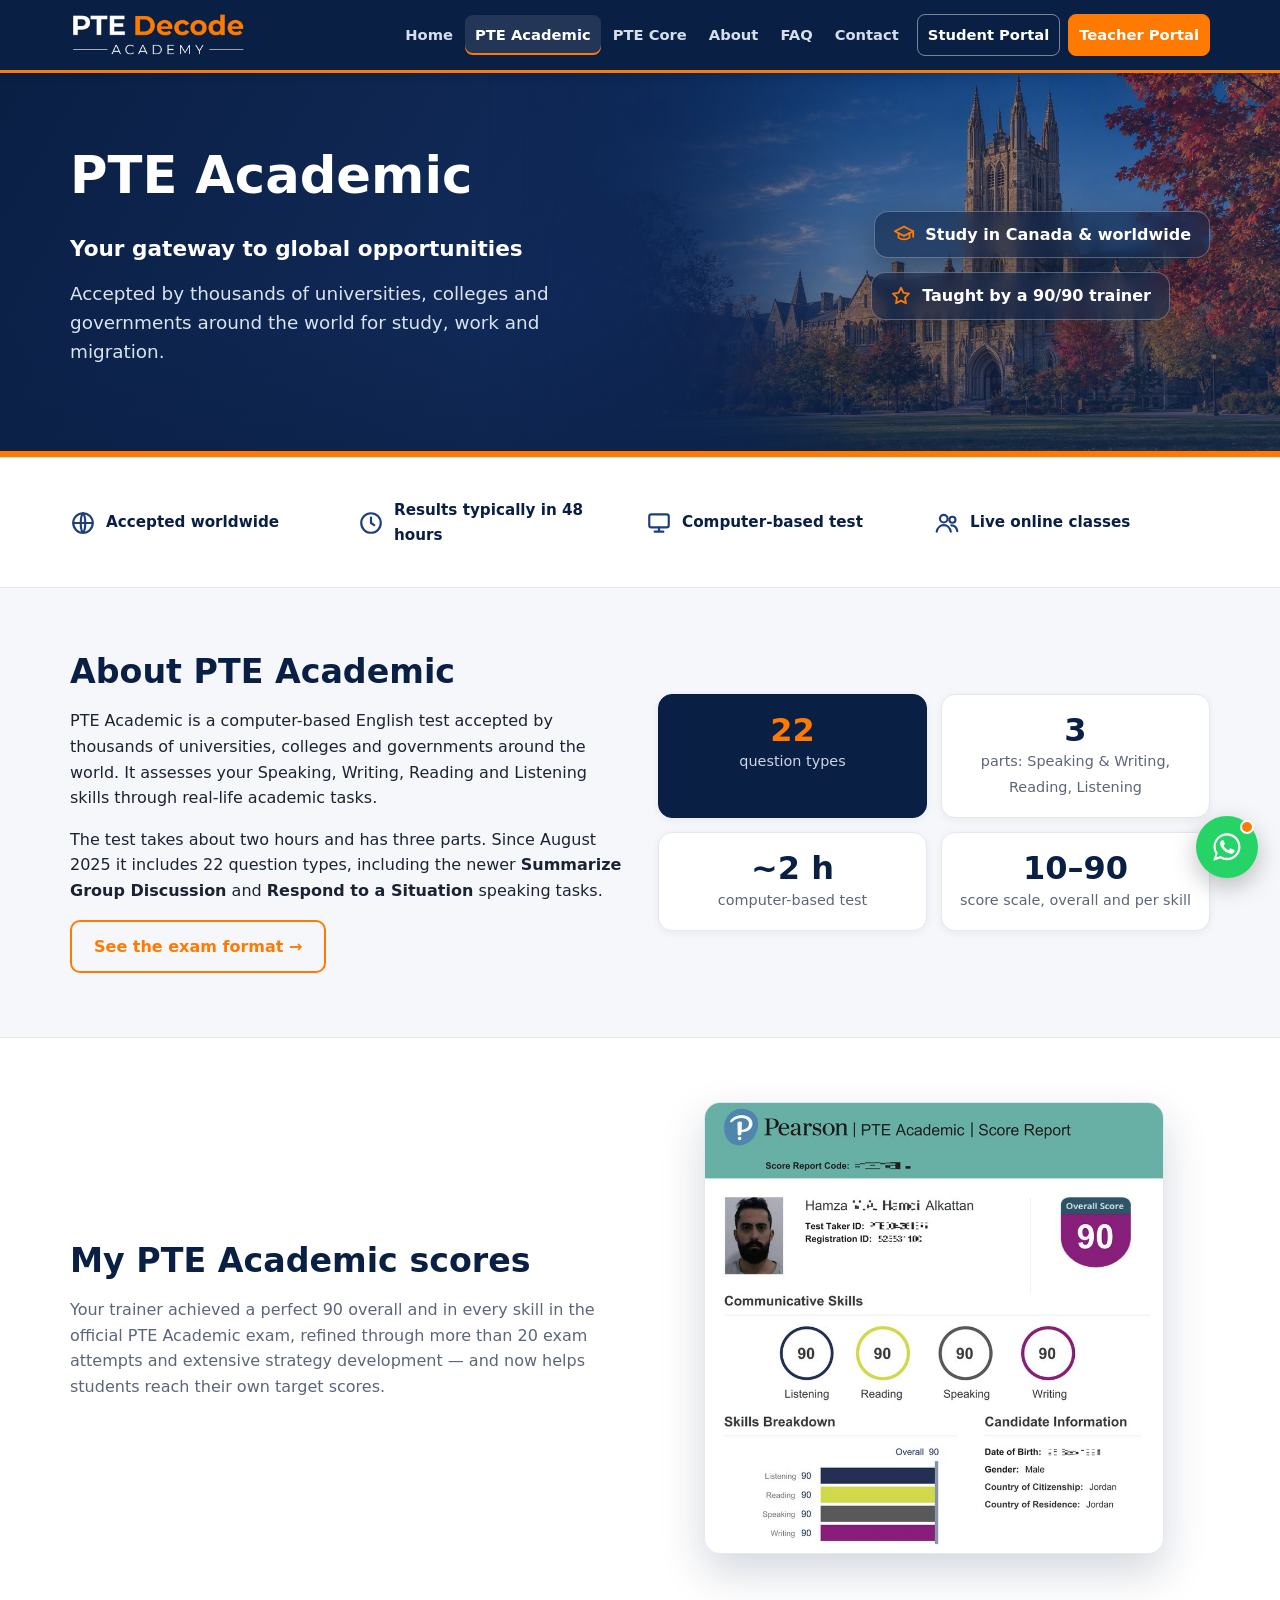
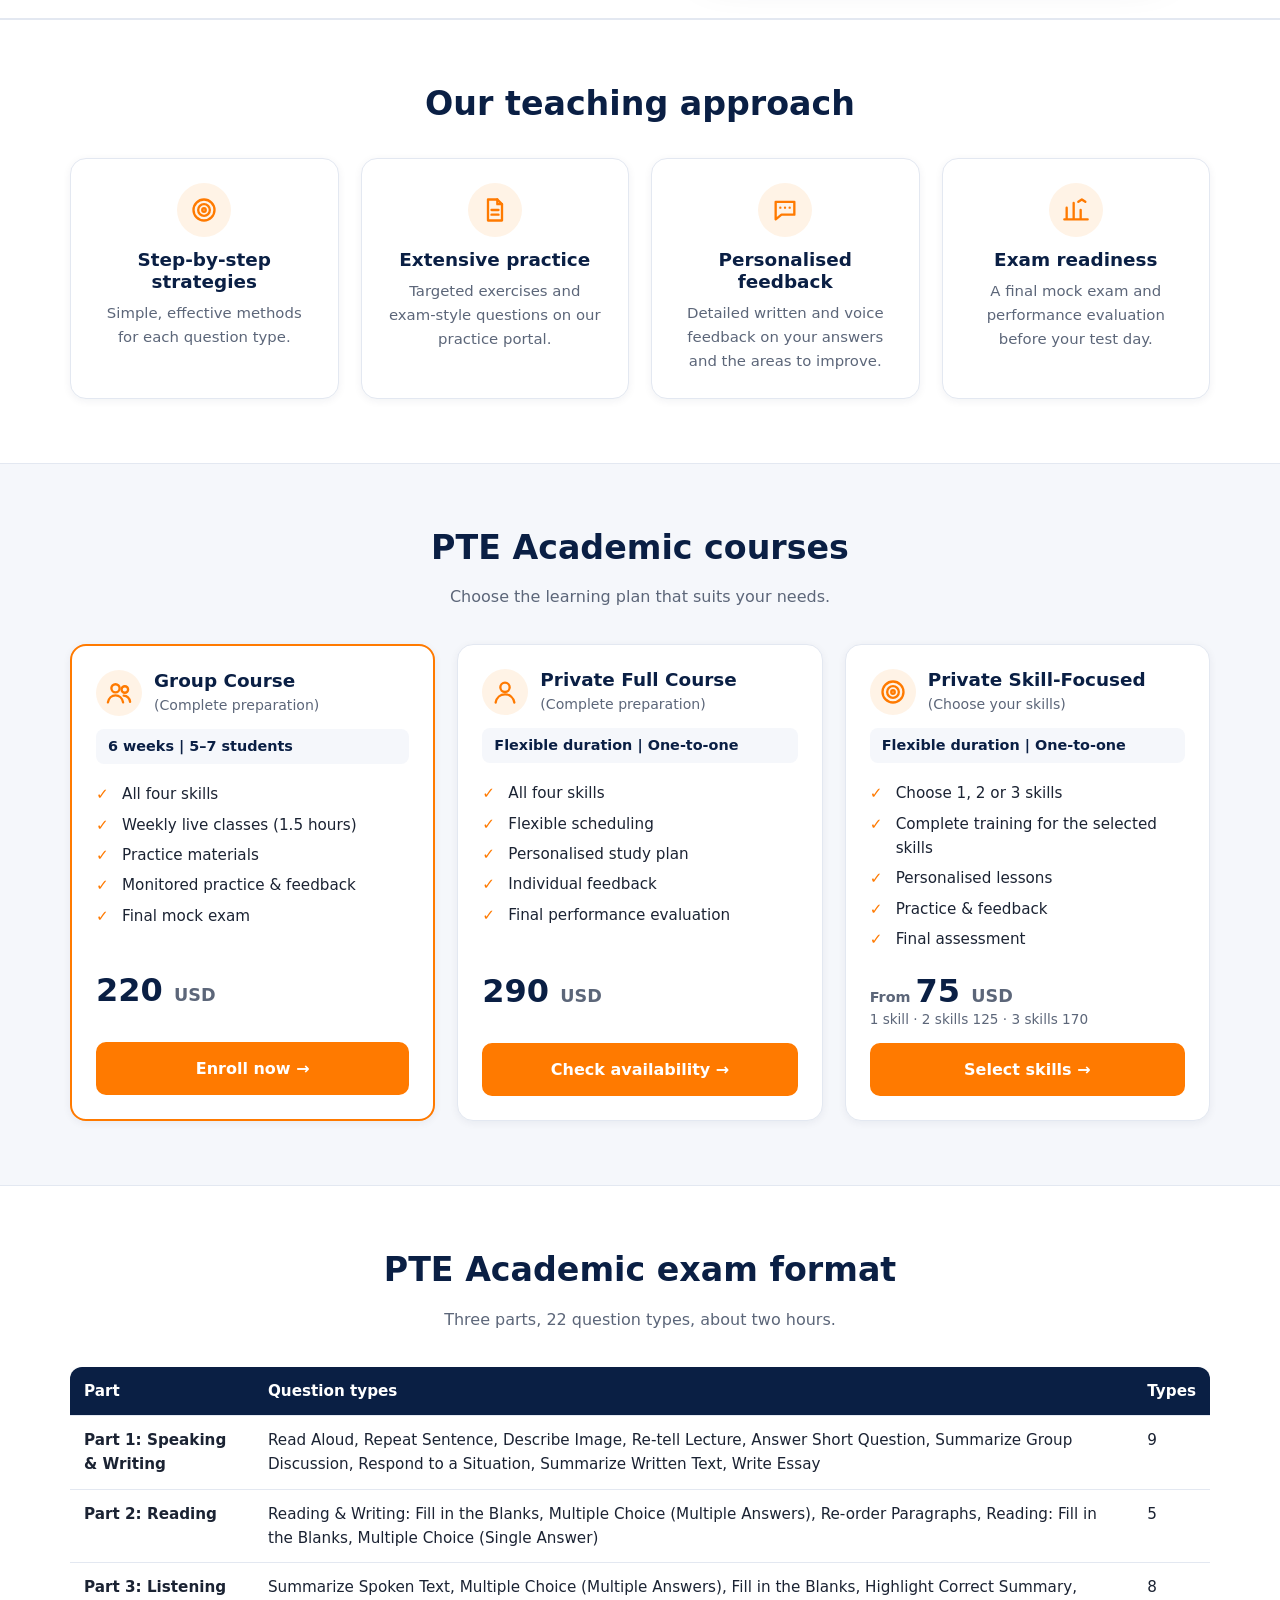
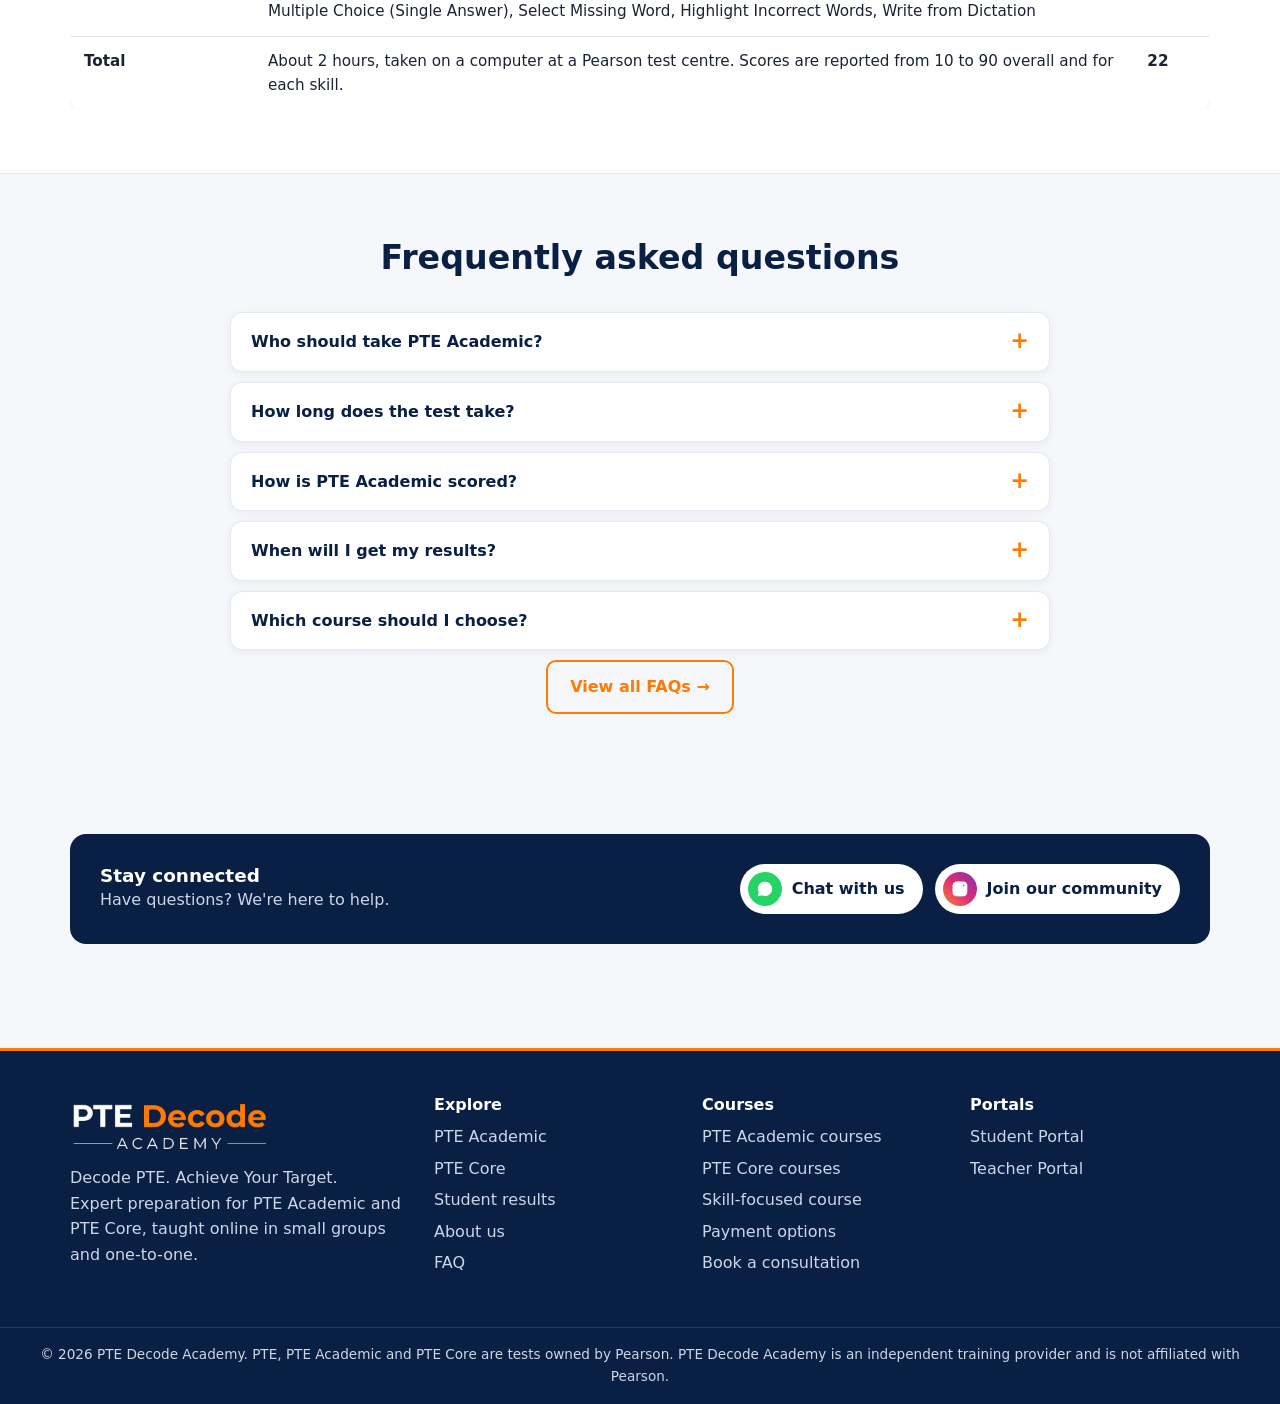
<file: pte-academic.html>
<!DOCTYPE html>
<html lang="en" dir="ltr">
<head>
<meta charset="utf-8">
<meta name="viewport" content="width=device-width, initial-scale=1">
<title>PTE Academic Preparation | PTE Decode Academy</title>
<meta name="description" content="PTE Academic courses: group classes, private coaching and skill-focused training from a 90/90 trainer. Exam format, scores and FAQs.">
<meta name="theme-color" content="#0A1F44">
<meta property="og:title" content="PTE Academic Preparation | PTE Decode Academy">
<meta property="og:description" content="PTE Academic courses: group classes, private coaching and skill-focused training from a 90/90 trainer. Exam format, scores and FAQs.">
<meta property="og:image" content="assets/logo-full.jpg">
<link rel="icon" href="assets/logo.png">
<link rel="stylesheet" href="assets/site.css?v=10">
<style>.score-img{margin:0;justify-self:center;inline-size:min(460px,100%);background:#fff;border-radius:16px;overflow:hidden;box-shadow:0 18px 44px rgba(10,31,68,.18);border:1px solid #e3e8f1}.score-img img{display:block;inline-size:100%;block-size:auto}</style>
</head>
<body data-page="academic">
<header class="site-header"><div class="wrap">
  <a class="brand" href="./" aria-label="PTE Decode Academy home"><img src="assets/logo.png" alt="PTE Decode Academy" width="176" height="46"></a>
  <button class="menu-btn" type="button" aria-label="Open menu" aria-expanded="false">☰</button>
  <nav class="nav" aria-label="Main"><a href="./" data-p="home">Home</a><a href="pte-academic" data-p="academic">PTE Academic</a><a href="pte-core" data-p="core">PTE Core</a><a href="about" data-p="about">About</a><a href="faq" data-p="faq">FAQ</a><a href="contact" data-p="contact">Contact</a><a class="portal-btn" href="portal">Student Portal</a><a class="portal-btn alt" href="portal#teacher">Teacher Portal</a></nav>
</div></header>
<main>

<section class="hero hero-photo uni"><div class="photo" style="background-image:url(assets/hero-university.jpg)" role="img" aria-label="A Canadian university campus in autumn"></div><div class="wrap"><div>
<h1>PTE Academic</h1><p class="sub">Your gateway to global opportunities</p>
<p class="lead">Accepted by thousands of universities, colleges and governments around the world for study, work and migration.</p></div>
<div class="float-badges"><span class="glass"><svg viewBox="0 0 24 24" aria-hidden="true"><path d="M2 9l10-5 10 5-10 5z"/><path d="M6 11v5c3 2.5 9 2.5 12 0v-5M22 9v6"/></svg>Study in Canada &amp; worldwide</span><span class="glass"><svg viewBox="0 0 24 24" aria-hidden="true"><path d="M12 3l2.7 5.6 6.1.9-4.4 4.3 1 6.1L12 17l-5.4 2.9 1-6.1L3.2 9.5l6.1-.9z"/></svg>Taught by a 90/90 trainer</span></div></div></section>

<section class="band tight"><div class="wrap badges">
<div class="badge-item"><svg viewBox="0 0 24 24" aria-hidden="true"><circle cx="12" cy="12" r="9"/><path d="M3 12h18M12 3c2.8 3 2.8 15 0 18M12 3c-2.8 3-2.8 15 0 18"/></svg>Accepted worldwide</div><div class="badge-item"><svg viewBox="0 0 24 24" aria-hidden="true"><circle cx="12" cy="12" r="9"/><path d="M12 7v5l3 2"/></svg>Results typically in 48 hours</div>
<div class="badge-item"><svg viewBox="0 0 24 24" aria-hidden="true"><rect x="3" y="4" width="18" height="12" rx="2"/><path d="M8 20h8M12 16v4"/></svg>Computer-based test</div><div class="badge-item"><svg viewBox="0 0 24 24" aria-hidden="true"><circle cx="9" cy="8" r="3.5"/><path d="M2.5 20c.6-3.6 3.3-6 6.5-6s5.9 2.4 6.5 6"/><circle cx="17" cy="9" r="2.8"/><path d="M16 14.2c2.9.1 5 2.3 5.5 5.3"/></svg>Live online classes</div></div></section>

<section><div class="wrap two-col"><div><h2>About PTE Academic</h2>
<p>PTE Academic is a computer-based English test accepted by thousands of universities, colleges and governments around the world. It assesses your Speaking, Writing, Reading and Listening skills through real-life academic tasks.</p>
<p>The test takes about two hours and has three parts. Since August 2025 it includes 22 question types, including the newer <b>Summarize Group Discussion</b> and <b>Respond to a Situation</b> speaking tasks.</p>
<a class="btn ghost" href="#format">See the exam format →</a></div>
<div class="glance"><div class="hl"><b>22</b><span>question types</span></div><div><b>3</b><span>parts: Speaking &amp; Writing, Reading, Listening</span></div><div><b>~2 h</b><span>computer-based test</span></div><div><b>10–90</b><span>score scale, overall and per skill</span></div></div></div></section>

<section class="band"><div class="wrap two-col"><div><h2>My PTE Academic scores</h2>
<p class="muted">Your trainer achieved a perfect 90 overall and in every skill in the official PTE Academic exam, refined through more than 20 exam attempts and extensive strategy development — and now helps students reach their own target scores.</p></div><figure class="score-img"><img src="assets/cert-academic.jpg?v=7" alt="PTE Academic score report: 90 overall and 90 in Listening, Reading, Speaking and Writing" width="820" height="810" decoding="async"></figure></div></section>

<section class="band"><div class="wrap"><div class="sec-title"><h2>Our teaching approach</h2></div><div class="grid g4">
<div class="card feature"><div class="icon"><svg viewBox="0 0 24 24" aria-hidden="true"><circle cx="12" cy="12" r="9"/><circle cx="12" cy="12" r="5"/><circle cx="12" cy="12" r="1.5"/></svg></div><h3>Step-by-step strategies</h3><p>Simple, effective methods for each question type.</p></div>
<div class="card feature"><div class="icon"><svg viewBox="0 0 24 24" aria-hidden="true"><path d="M6 3h8l4 4v14H6z"/><path d="M14 3v4h4M9 12h6M9 16h6"/></svg></div><h3>Extensive practice</h3><p>Targeted exercises and exam-style questions on our practice portal.</p></div>
<div class="card feature"><div class="icon"><svg viewBox="0 0 24 24" aria-hidden="true"><path d="M4 5h16v11H9l-5 4z"/><path d="M8 10h.01M12 10h.01M16 10h.01"/></svg></div><h3>Personalised feedback</h3><p>Detailed written and voice feedback on your answers and the areas to improve.</p></div>
<div class="card feature"><div class="icon"><svg viewBox="0 0 24 24" aria-hidden="true"><path d="M4 20V10M10 20V6M16 20v-8M22 20H2"/><path d="M14 5l3-2 3 2"/></svg></div><h3>Exam readiness</h3><p>A final mock exam and performance evaluation before your test day.</p></div></div></div></section>

<section id="courses"><div class="wrap"><div class="sec-title"><h2>PTE Academic courses</h2><p>Choose the learning plan that suits your needs.</p></div><div class="grid g3"><div class="card course featured" id="acad-group"><div class="head"><div class="icon"><svg viewBox="0 0 24 24" aria-hidden="true"><circle cx="9" cy="8" r="3.5"/><path d="M2.5 20c.6-3.6 3.3-6 6.5-6s5.9 2.4 6.5 6"/><circle cx="17" cy="9" r="2.8"/><path d="M16 14.2c2.9.1 5 2.3 5.5 5.3"/></svg></div><div><h3 style="margin:0">Group Course</h3><span class="small muted">(Complete preparation)</span></div></div>
<div class="meta">6 weeks | 5–7 students</div><ul><li>All four skills</li><li>Weekly live classes (1.5 hours)</li><li>Practice materials</li><li>Monitored practice &amp; feedback</li><li>Final mock exam</li></ul>
<div class="price" data-price="acad-group"></div>
<a class="btn block" href="payments#acad-group">Enroll now →</a></div><div class="card course" id="acad-private"><div class="head"><div class="icon"><svg viewBox="0 0 24 24" aria-hidden="true"><circle cx="12" cy="8" r="4"/><path d="M4 21c.8-4.3 4-7 8-7s7.2 2.7 8 7"/></svg></div><div><h3 style="margin:0">Private Full Course</h3><span class="small muted">(Complete preparation)</span></div></div>
<div class="meta">Flexible duration | One-to-one</div><ul><li>All four skills</li><li>Flexible scheduling</li><li>Personalised study plan</li><li>Individual feedback</li><li>Final performance evaluation</li></ul>
<div class="price" data-price="acad-private"></div>
<a class="btn block" href="payments#acad-private">Check availability →</a></div><div class="card course" id="acad-skill"><div class="head"><div class="icon"><svg viewBox="0 0 24 24" aria-hidden="true"><circle cx="12" cy="12" r="9"/><circle cx="12" cy="12" r="5"/><circle cx="12" cy="12" r="1.5"/></svg></div><div><h3 style="margin:0">Private Skill-Focused</h3><span class="small muted">(Choose your skills)</span></div></div>
<div class="meta">Flexible duration | One-to-one</div><ul><li>Choose 1, 2 or 3 skills</li><li>Complete training for the selected skills</li><li>Personalised lessons</li><li>Practice &amp; feedback</li><li>Final assessment</li></ul>
<div class="price" data-price="acad-skill"></div>
<a class="btn block" href="skills?exam=acad">Select skills →</a></div></div></div></section>

<section class="band" id="format"><div class="wrap"><div class="sec-title"><h2>PTE Academic exam format</h2><p>Three parts, 22 question types, about two hours.</p></div><div class="table-scroll"><table class="t"><thead><tr><th>Part</th><th>Question types</th><th>Types</th></tr></thead><tbody><tr><td><b>Part 1: Speaking &amp; Writing</b></td><td>Read Aloud, Repeat Sentence, Describe Image, Re-tell Lecture, Answer Short Question, Summarize Group Discussion, Respond to a Situation, Summarize Written Text, Write Essay</td><td>9</td></tr><tr><td><b>Part 2: Reading</b></td><td>Reading &amp; Writing: Fill in the Blanks, Multiple Choice (Multiple Answers), Re-order Paragraphs, Reading: Fill in the Blanks, Multiple Choice (Single Answer)</td><td>5</td></tr><tr><td><b>Part 3: Listening</b></td><td>Summarize Spoken Text, Multiple Choice (Multiple Answers), Fill in the Blanks, Highlight Correct Summary, Multiple Choice (Single Answer), Select Missing Word, Highlight Incorrect Words, Write from Dictation</td><td>8</td></tr><tr><td><b>Total</b></td><td>About 2 hours, taken on a computer at a Pearson test centre. Scores are reported from 10 to 90 overall and for each skill.</td><td><b>22</b></td></tr></tbody></table></div></div></section>

<section data-results-section class="hidden"><div class="wrap"><div class="sec-title"><h2>PTE Academic student results</h2><p>Recent official score reports from our students, shared with their permission.</p></div>
<div class="grid g4r" data-results="Academic" data-limit="4" data-hide-empty></div>
<p class="center" style="margin-top:22px"><a class="btn ghost" href="results">See all results →</a></p></div></section>

<section><div class="wrap" style="max-width:860px"><div class="sec-title"><h2>Frequently asked questions</h2></div><details class="faq"><summary>Who should take PTE Academic?</summary><div class="a">Students applying to universities and colleges, professionals who need English for registration, and applicants for work or migration visas that accept PTE Academic. Always check the score your institution or visa programme requires.</div></details><details class="faq"><summary>How long does the test take?</summary><div class="a">About two hours, in one sitting, at a Pearson test centre. There is no scheduled break.</div></details><details class="faq"><summary>How is PTE Academic scored?</summary><div class="a">You receive an overall score and a score for each skill (Listening, Reading, Speaking and Writing) on a scale of 10 to 90. Many tasks count towards more than one skill.</div></details><details class="faq"><summary>When will I get my results?</summary><div class="a">Pearson typically releases results within about 48 hours of your test.</div></details><details class="faq"><summary>Which course should I choose?</summary><div class="a">The group course suits most students who want complete preparation in a small class. Choose the private full course for one-to-one coaching on your schedule, or the skill-focused course if you only need to improve one, two or three skills.</div></details><p class="center"><a class="btn ghost" href="faq">View all FAQs →</a></p></div></section>

<section class="tight"><div class="wrap"><div class="connect"><div><h3>Stay connected</h3><p>Have questions? We're here to help.</p></div>
<div class="pill-links"><a class="pill" data-wa="Hello PTE Decode Academy! I'd like to know more about your PTE courses." href="contact"><i class="wa-i"><svg viewBox="0 0 32 32"><path d="M16 3C9 3 3.3 8.6 3.3 15.6c0 2.4.7 4.7 1.9 6.7L3 29l6.9-2.1c1.9 1 4 1.6 6.1 1.6 7 0 12.7-5.7 12.7-12.7S23 3 16 3zm5.8 15.3c-.3-.2-1.9-.9-2.2-1s-.5-.2-.7.2-.8 1-1 1.2-.4.2-.7.1c-.3-.2-1.3-.5-2.5-1.6-.9-.8-1.6-1.9-1.7-2.2s0-.5.1-.6l.5-.6c.2-.2.2-.4.3-.6.1-.2 0-.4 0-.6l-1-2.4c-.3-.6-.5-.5-.7-.5h-.6c-.2 0-.6.1-.9.4-.3.3-1.2 1.1-1.2 2.8s1.2 3.2 1.4 3.5c.2.2 2.4 3.7 5.8 5.1 2.8 1.1 3.4.9 4 .8.6-.1 1.9-.8 2.2-1.5.3-.8.3-1.4.2-1.5-.1-.2-.3-.3-.6-.4z"/></svg></i>Chat with us</a>
<a class="pill" data-ig="always" href="contact" target="_blank" rel="noopener"><i class="ig-i"><svg viewBox="0 0 24 24"><path d="M12 7.3A4.7 4.7 0 1 0 12 16.7 4.7 4.7 0 0 0 12 7.3zm0 7.7a3 3 0 1 1 0-6 3 3 0 0 1 0 6zm6-7.9a1.1 1.1 0 1 1-2.2 0 1.1 1.1 0 0 1 2.2 0zM21.9 8c-.1-1.6-.4-3-1.6-4.2S17.6 2.2 16 2.1C14.4 2 9.6 2 8 2.1 6.4 2.2 5 2.5 3.8 3.7S2.2 6.4 2.1 8C2 9.6 2 14.4 2.1 16c.1 1.6.4 3 1.6 4.2s2.6 1.5 4.2 1.6c1.6.1 6.4.1 8 0 1.6-.1 3-.4 4.2-1.6s1.5-2.6 1.6-4.2c.1-1.6.1-6.4 0-8z"/></svg></i>Join our community</a></div></div></div></section>
</main>
<footer class="site-footer"><div class="wrap">
  <div><a class="logo" href="./"><img src="assets/logo.png" alt="PTE Decode Academy" width="200" height="52"></a><p>Decode PTE. Achieve Your Target.<br>Expert preparation for PTE Academic and PTE Core, taught online in small groups and one-to-one.</p></div>
  <div><h4>Explore</h4><a href="pte-academic">PTE Academic</a><a href="pte-core">PTE Core</a><a href="results">Student results</a><a href="about">About us</a><a href="faq">FAQ</a></div>
  <div><h4>Courses</h4><a href="pte-academic#courses">PTE Academic courses</a><a href="pte-core#courses">PTE Core courses</a><a href="skills">Skill-focused course</a><a href="payments">Payment options</a><a href="contact">Book a consultation</a></div>
  <div><h4>Portals</h4><a href="portal">Student Portal</a><a href="portal#teacher">Teacher Portal</a><a data-ig href="#" target="_blank" rel="noopener">Instagram</a><a data-email="text" class="hidden" href="#">Email</a></div>
</div><div class="bottom">© <span data-year></span> PTE Decode Academy. PTE, PTE Academic and PTE Core are tests owned by Pearson. PTE Decode Academy is an independent training provider and is not affiliated with Pearson.</div></footer>
<script src="assets/config.js"></script>
<script src="assets/site.js?v=10"></script>
<script src="assets/protect.js?v=10"></script>
</body>
</html>
</file>
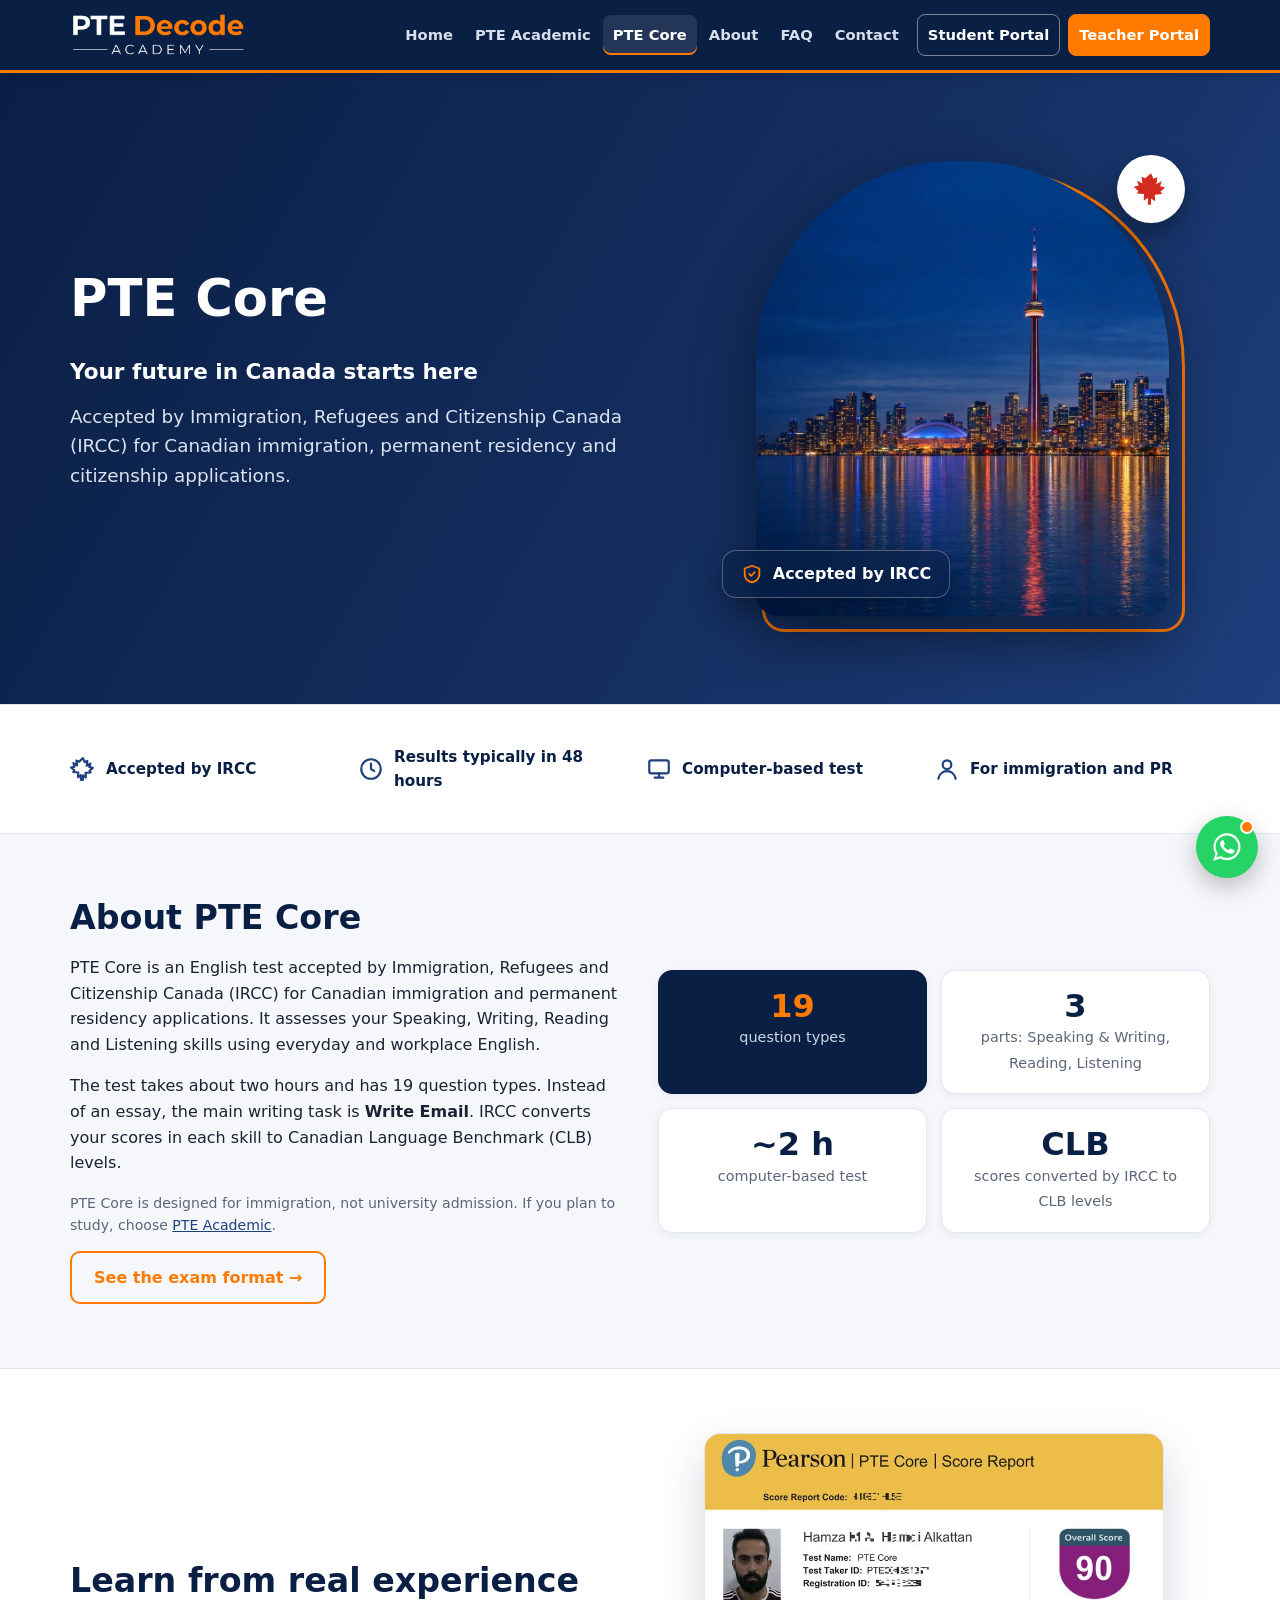
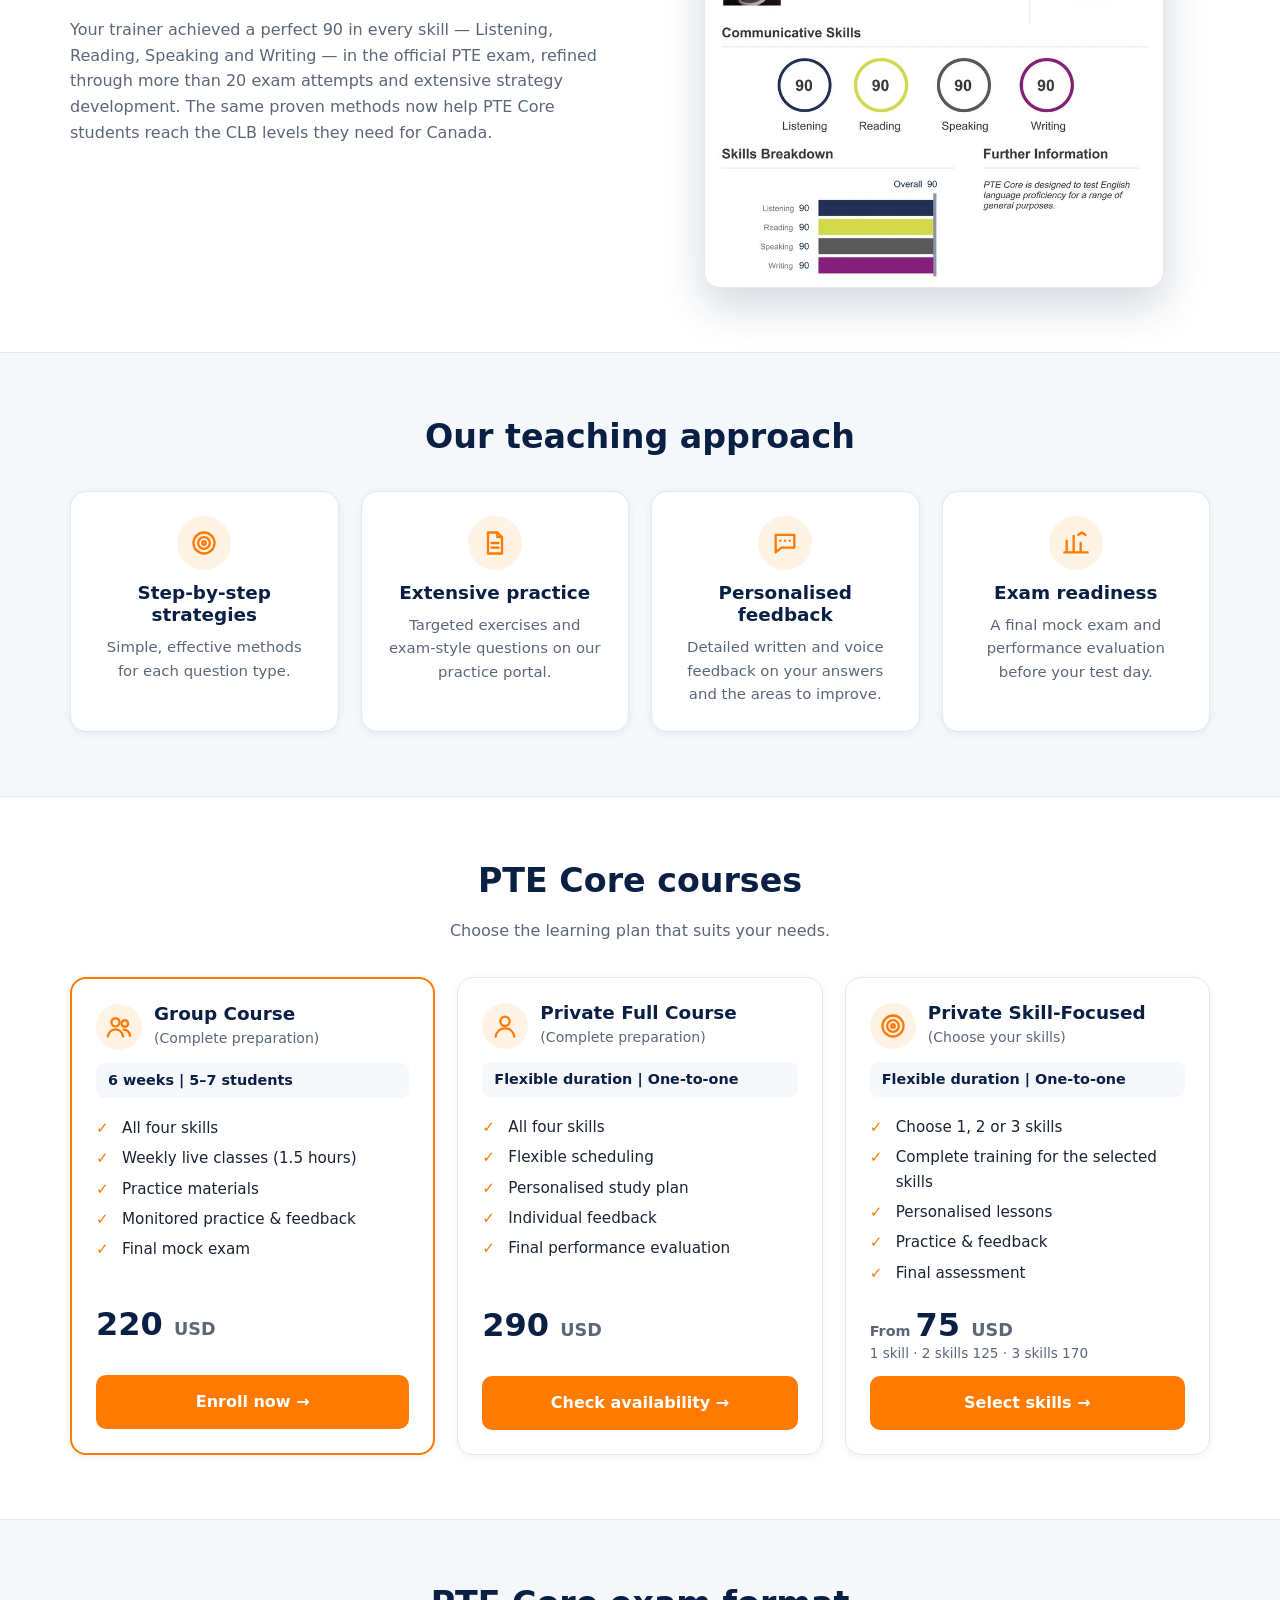
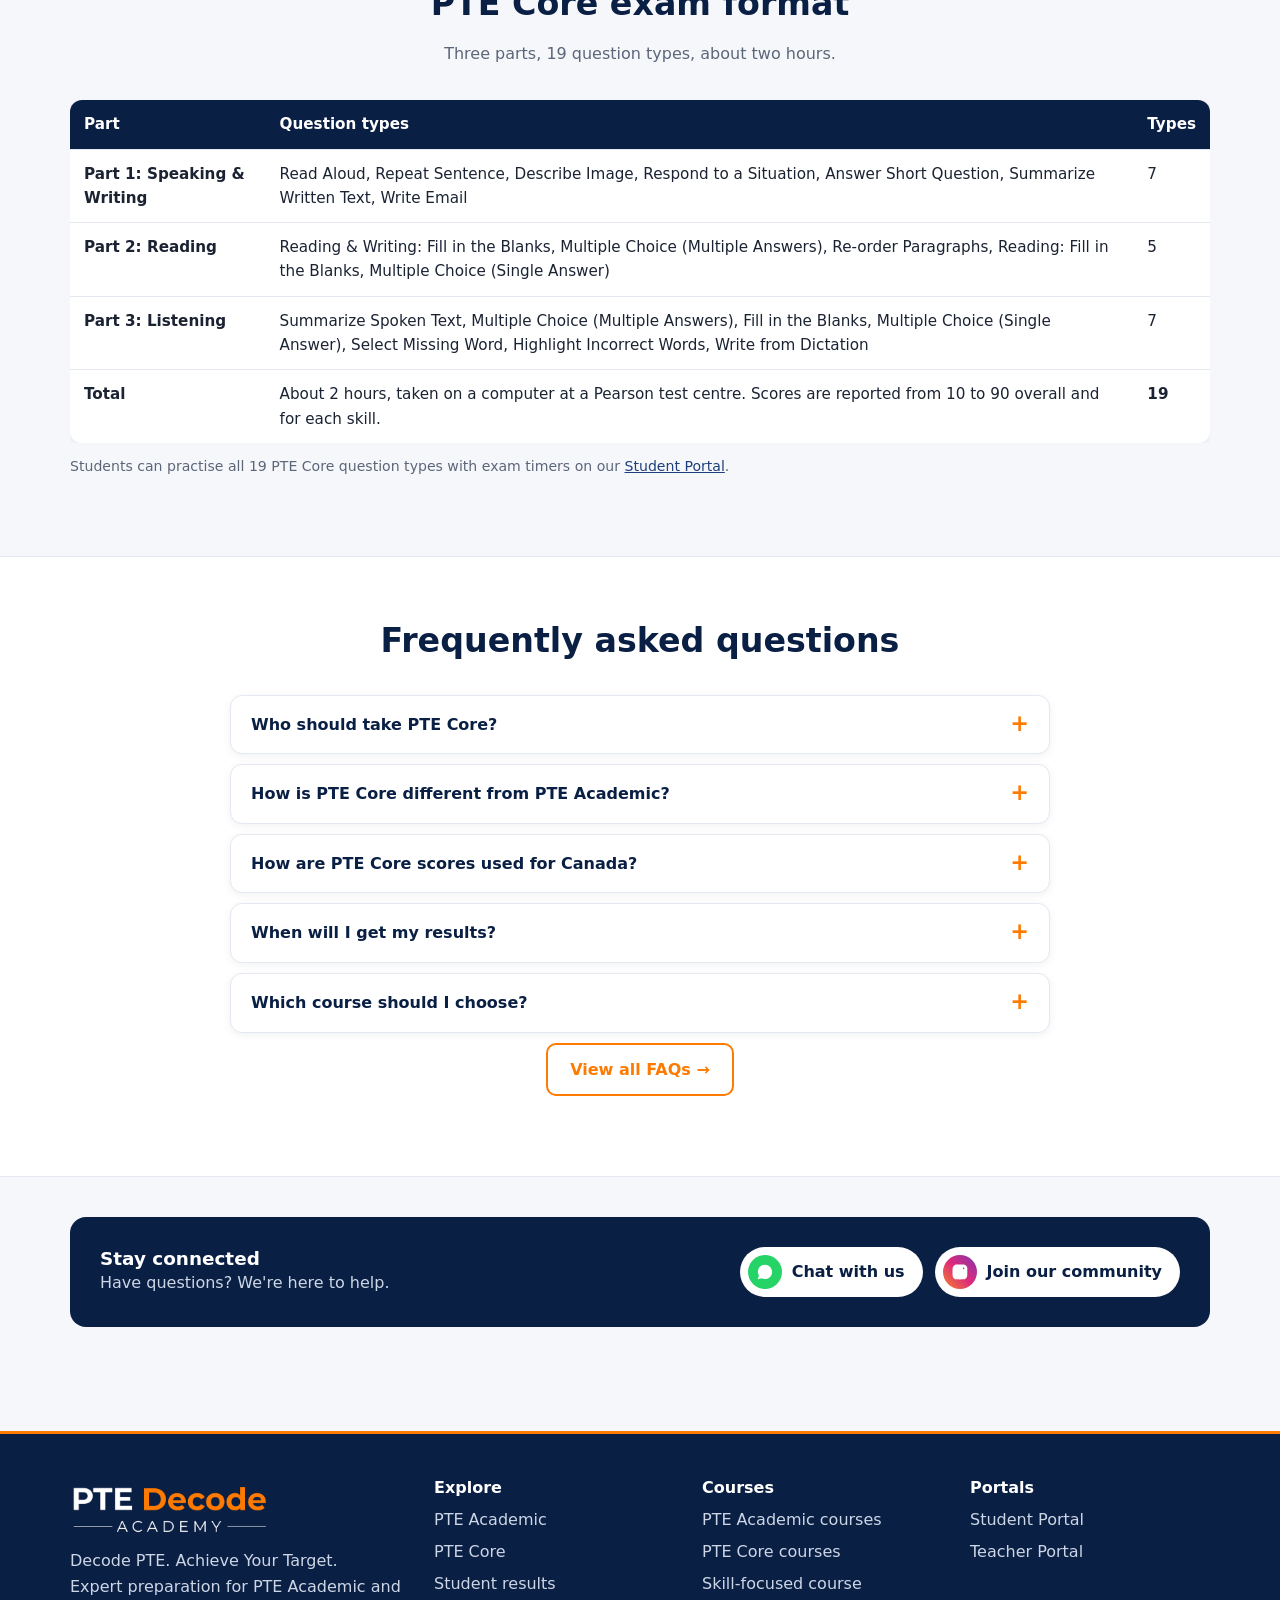
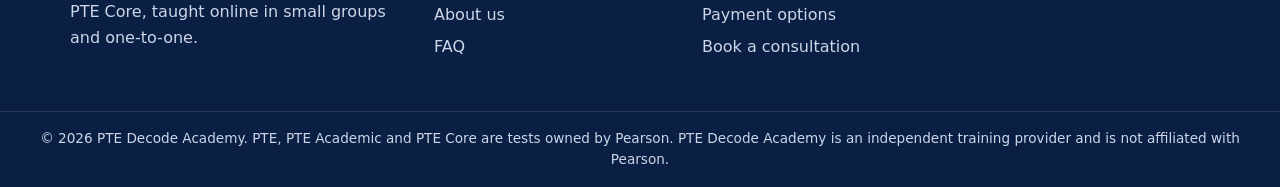
<file: pte-core.html>
<!DOCTYPE html>
<html lang="en" dir="ltr">
<head>
<meta charset="utf-8">
<meta name="viewport" content="width=device-width, initial-scale=1">
<title>PTE Core Preparation for Canada | PTE Decode Academy</title>
<meta name="description" content="PTE Core courses for Canadian immigration and PR: group classes, private coaching, skill-focused training, exam format and FAQs.">
<meta name="theme-color" content="#0A1F44">
<meta property="og:title" content="PTE Core Preparation for Canada | PTE Decode Academy">
<meta property="og:description" content="PTE Core courses for Canadian immigration and PR: group classes, private coaching, skill-focused training, exam format and FAQs.">
<meta property="og:image" content="assets/logo-full.jpg">
<link rel="icon" href="assets/logo.png">
<link rel="stylesheet" href="assets/site.css?v=10">
<style>.score-img{margin:0;justify-self:center;inline-size:min(460px,100%);background:#fff;border-radius:16px;overflow:hidden;box-shadow:0 18px 44px rgba(10,31,68,.18);border:1px solid #e3e8f1}.score-img img{display:block;inline-size:100%;block-size:auto}</style>
</head>
<body data-page="core">
<header class="site-header"><div class="wrap">
  <a class="brand" href="./" aria-label="PTE Decode Academy home"><img src="assets/logo.png" alt="PTE Decode Academy" width="176" height="46"></a>
  <button class="menu-btn" type="button" aria-label="Open menu" aria-expanded="false">☰</button>
  <nav class="nav" aria-label="Main"><a href="./" data-p="home">Home</a><a href="pte-academic" data-p="academic">PTE Academic</a><a href="pte-core" data-p="core">PTE Core</a><a href="about" data-p="about">About</a><a href="faq" data-p="faq">FAQ</a><a href="contact" data-p="contact">Contact</a><a class="portal-btn" href="portal">Student Portal</a><a class="portal-btn alt" href="portal#teacher">Teacher Portal</a></nav>
</div></header>
<main>

<section class="hero hero-photo tower"><div class="wrap"><div>
<h1>PTE Core</h1><p class="sub">Your future in Canada starts here</p>
<p class="lead">Accepted by Immigration, Refugees and Citizenship Canada (IRCC) for Canadian immigration, permanent residency and citizenship applications.</p></div>
<div class="frame-stage"><div class="frame"><img src="assets/hero-cn-tower.jpg" alt="The CN Tower and the Toronto skyline at dusk" width="1536" height="1024"></div><span class="maple-badge"><svg viewBox="0 0 24 24" aria-hidden="true"><path d="M12 2l1.6 3.6 2.4-1-0.6 4.4 3.4-2-1 3.2 3.2.8-3 2.6 1 1.6-4.6.4.2 4.2-2.6-1.8V22h-2v-4.4l-2.6 1.8.2-4.2-4.6-.4 1-1.6-3-2.6 3.2-.8-1-3.2 3.4 2-.6-4.4 2.4 1z"/></svg></span><span class="glass tag-ircc"><svg viewBox="0 0 24 24" aria-hidden="true"><path d="M12 3l8 3v6c0 5-3.5 8-8 9-4.5-1-8-4-8-9V6z"/><path d="M9 12l2 2 4-4"/></svg>Accepted by IRCC</span></div></div></section>

<section class="band tight"><div class="wrap badges">
<div class="badge-item"><svg viewBox="0 0 24 24" aria-hidden="true"><path d="M12 2l1.6 3.6 2.4-1-0.6 4.4 3.4-2-1 3.2 3.2.8-3 2.6 1 1.6-4.6.4.2 4.2-2.6-1.8V22h-2v-4.4l-2.6 1.8.2-4.2-4.6-.4 1-1.6-3-2.6 3.2-.8-1-3.2 3.4 2-.6-4.4 2.4 1z"/></svg>Accepted by IRCC</div><div class="badge-item"><svg viewBox="0 0 24 24" aria-hidden="true"><circle cx="12" cy="12" r="9"/><path d="M12 7v5l3 2"/></svg>Results typically in 48 hours</div>
<div class="badge-item"><svg viewBox="0 0 24 24" aria-hidden="true"><rect x="3" y="4" width="18" height="12" rx="2"/><path d="M8 20h8M12 16v4"/></svg>Computer-based test</div><div class="badge-item"><svg viewBox="0 0 24 24" aria-hidden="true"><circle cx="12" cy="8" r="4"/><path d="M4 21c.8-4.3 4-7 8-7s7.2 2.7 8 7"/></svg>For immigration and PR</div></div></section>

<section><div class="wrap two-col"><div><h2>About PTE Core</h2>
<p>PTE Core is an English test accepted by Immigration, Refugees and Citizenship Canada (IRCC) for Canadian immigration and permanent residency applications. It assesses your Speaking, Writing, Reading and Listening skills using everyday and workplace English.</p>
<p>The test takes about two hours and has 19 question types. Instead of an essay, the main writing task is <b>Write Email</b>. IRCC converts your scores in each skill to Canadian Language Benchmark (CLB) levels.</p>
<p class="small muted">PTE Core is designed for immigration, not university admission. If you plan to study, choose <a href="pte-academic">PTE Academic</a>.</p>
<a class="btn ghost" href="#format">See the exam format →</a></div>
<div class="glance"><div class="hl"><b>19</b><span>question types</span></div><div><b>3</b><span>parts: Speaking &amp; Writing, Reading, Listening</span></div><div><b>~2 h</b><span>computer-based test</span></div><div><b>CLB</b><span>scores converted by IRCC to CLB levels</span></div></div></div></section>

<section class="band"><div class="wrap two-col"><div><h2>Learn from real experience</h2>
<p class="muted">Your trainer achieved a perfect 90 in every skill — Listening, Reading, Speaking and Writing — in the official PTE exam, refined through more than 20 exam attempts and extensive strategy development. The same proven methods now help PTE Core students reach the CLB levels they need for Canada.</p></div><figure class="score-img"><img src="assets/cert-core.jpg?v=7" alt="PTE Core score report: 90 overall and 90 in Listening, Reading, Speaking and Writing" width="820" height="810" decoding="async"></figure></div></section>

<section><div class="wrap"><div class="sec-title"><h2>Our teaching approach</h2></div><div class="grid g4">
<div class="card feature"><div class="icon"><svg viewBox="0 0 24 24" aria-hidden="true"><circle cx="12" cy="12" r="9"/><circle cx="12" cy="12" r="5"/><circle cx="12" cy="12" r="1.5"/></svg></div><h3>Step-by-step strategies</h3><p>Simple, effective methods for each question type.</p></div>
<div class="card feature"><div class="icon"><svg viewBox="0 0 24 24" aria-hidden="true"><path d="M6 3h8l4 4v14H6z"/><path d="M14 3v4h4M9 12h6M9 16h6"/></svg></div><h3>Extensive practice</h3><p>Targeted exercises and exam-style questions on our practice portal.</p></div>
<div class="card feature"><div class="icon"><svg viewBox="0 0 24 24" aria-hidden="true"><path d="M4 5h16v11H9l-5 4z"/><path d="M8 10h.01M12 10h.01M16 10h.01"/></svg></div><h3>Personalised feedback</h3><p>Detailed written and voice feedback on your answers and the areas to improve.</p></div>
<div class="card feature"><div class="icon"><svg viewBox="0 0 24 24" aria-hidden="true"><path d="M4 20V10M10 20V6M16 20v-8M22 20H2"/><path d="M14 5l3-2 3 2"/></svg></div><h3>Exam readiness</h3><p>A final mock exam and performance evaluation before your test day.</p></div></div></div></section>

<section class="band" id="courses"><div class="wrap"><div class="sec-title"><h2>PTE Core courses</h2><p>Choose the learning plan that suits your needs.</p></div><div class="grid g3"><div class="card course featured" id="core-group"><div class="head"><div class="icon"><svg viewBox="0 0 24 24" aria-hidden="true"><circle cx="9" cy="8" r="3.5"/><path d="M2.5 20c.6-3.6 3.3-6 6.5-6s5.9 2.4 6.5 6"/><circle cx="17" cy="9" r="2.8"/><path d="M16 14.2c2.9.1 5 2.3 5.5 5.3"/></svg></div><div><h3 style="margin:0">Group Course</h3><span class="small muted">(Complete preparation)</span></div></div>
<div class="meta">6 weeks | 5–7 students</div><ul><li>All four skills</li><li>Weekly live classes (1.5 hours)</li><li>Practice materials</li><li>Monitored practice &amp; feedback</li><li>Final mock exam</li></ul>
<div class="price" data-price="core-group"></div>
<a class="btn block" href="payments#core-group">Enroll now →</a></div><div class="card course" id="core-private"><div class="head"><div class="icon"><svg viewBox="0 0 24 24" aria-hidden="true"><circle cx="12" cy="8" r="4"/><path d="M4 21c.8-4.3 4-7 8-7s7.2 2.7 8 7"/></svg></div><div><h3 style="margin:0">Private Full Course</h3><span class="small muted">(Complete preparation)</span></div></div>
<div class="meta">Flexible duration | One-to-one</div><ul><li>All four skills</li><li>Flexible scheduling</li><li>Personalised study plan</li><li>Individual feedback</li><li>Final performance evaluation</li></ul>
<div class="price" data-price="core-private"></div>
<a class="btn block" href="payments#core-private">Check availability →</a></div><div class="card course" id="core-skill"><div class="head"><div class="icon"><svg viewBox="0 0 24 24" aria-hidden="true"><circle cx="12" cy="12" r="9"/><circle cx="12" cy="12" r="5"/><circle cx="12" cy="12" r="1.5"/></svg></div><div><h3 style="margin:0">Private Skill-Focused</h3><span class="small muted">(Choose your skills)</span></div></div>
<div class="meta">Flexible duration | One-to-one</div><ul><li>Choose 1, 2 or 3 skills</li><li>Complete training for the selected skills</li><li>Personalised lessons</li><li>Practice &amp; feedback</li><li>Final assessment</li></ul>
<div class="price" data-price="core-skill"></div>
<a class="btn block" href="skills?exam=core">Select skills →</a></div></div></div></section>

<section id="format"><div class="wrap"><div class="sec-title"><h2>PTE Core exam format</h2><p>Three parts, 19 question types, about two hours.</p></div><div class="table-scroll"><table class="t"><thead><tr><th>Part</th><th>Question types</th><th>Types</th></tr></thead><tbody><tr><td><b>Part 1: Speaking &amp; Writing</b></td><td>Read Aloud, Repeat Sentence, Describe Image, Respond to a Situation, Answer Short Question, Summarize Written Text, Write Email</td><td>7</td></tr><tr><td><b>Part 2: Reading</b></td><td>Reading &amp; Writing: Fill in the Blanks, Multiple Choice (Multiple Answers), Re-order Paragraphs, Reading: Fill in the Blanks, Multiple Choice (Single Answer)</td><td>5</td></tr><tr><td><b>Part 3: Listening</b></td><td>Summarize Spoken Text, Multiple Choice (Multiple Answers), Fill in the Blanks, Multiple Choice (Single Answer), Select Missing Word, Highlight Incorrect Words, Write from Dictation</td><td>7</td></tr><tr><td><b>Total</b></td><td>About 2 hours, taken on a computer at a Pearson test centre. Scores are reported from 10 to 90 overall and for each skill.</td><td><b>19</b></td></tr></tbody></table></div>
<p class="small muted" style="margin-top:12px">Students can practise all 19 PTE Core question types with exam timers on our <a href="portal">Student Portal</a>.</p></div></section>

<section data-results-section class="hidden"><div class="wrap"><div class="sec-title"><h2>PTE Core student results</h2><p>Recent official score reports from our students, shared with their permission.</p></div>
<div class="grid g4r" data-results="Core" data-limit="4" data-hide-empty></div>
<p class="center" style="margin-top:22px"><a class="btn ghost" href="results">See all results →</a></p></div></section>

<section class="band"><div class="wrap" style="max-width:860px"><div class="sec-title"><h2>Frequently asked questions</h2></div><details class="faq"><summary>Who should take PTE Core?</summary><div class="a">Applicants for Canadian economic immigration programmes, permanent residency and citizenship who need to prove their English. Check the CLB level your programme requires.</div></details><details class="faq"><summary>How is PTE Core different from PTE Academic?</summary><div class="a">PTE Core uses everyday and workplace English and has 19 question types, with Write Email instead of Write Essay. PTE Academic uses academic English and has 22 question types. PTE Core is for Canadian immigration; PTE Academic is for study and other purposes.</div></details><details class="faq"><summary>How are PTE Core scores used for Canada?</summary><div class="a">You receive a score from 10 to 90 for each skill. IRCC converts each skill score to a Canadian Language Benchmark (CLB) level.</div></details><details class="faq"><summary>When will I get my results?</summary><div class="a">Pearson typically releases results within about 48 hours of your test.</div></details><details class="faq"><summary>Which course should I choose?</summary><div class="a">The group course suits most students who want complete preparation in a small class. Choose the private full course for one-to-one coaching on your schedule, or the skill-focused course if you only need to improve one, two or three skills.</div></details><p class="center"><a class="btn ghost" href="faq">View all FAQs →</a></p></div></section>

<section class="tight"><div class="wrap"><div class="connect"><div><h3>Stay connected</h3><p>Have questions? We're here to help.</p></div>
<div class="pill-links"><a class="pill" data-wa="Hello PTE Decode Academy! I'd like to know more about your PTE courses." href="contact"><i class="wa-i"><svg viewBox="0 0 32 32"><path d="M16 3C9 3 3.3 8.6 3.3 15.6c0 2.4.7 4.7 1.9 6.7L3 29l6.9-2.1c1.9 1 4 1.6 6.1 1.6 7 0 12.7-5.7 12.7-12.7S23 3 16 3zm5.8 15.3c-.3-.2-1.9-.9-2.2-1s-.5-.2-.7.2-.8 1-1 1.2-.4.2-.7.1c-.3-.2-1.3-.5-2.5-1.6-.9-.8-1.6-1.9-1.7-2.2s0-.5.1-.6l.5-.6c.2-.2.2-.4.3-.6.1-.2 0-.4 0-.6l-1-2.4c-.3-.6-.5-.5-.7-.5h-.6c-.2 0-.6.1-.9.4-.3.3-1.2 1.1-1.2 2.8s1.2 3.2 1.4 3.5c.2.2 2.4 3.7 5.8 5.1 2.8 1.1 3.4.9 4 .8.6-.1 1.9-.8 2.2-1.5.3-.8.3-1.4.2-1.5-.1-.2-.3-.3-.6-.4z"/></svg></i>Chat with us</a>
<a class="pill" data-ig="always" href="contact" target="_blank" rel="noopener"><i class="ig-i"><svg viewBox="0 0 24 24"><path d="M12 7.3A4.7 4.7 0 1 0 12 16.7 4.7 4.7 0 0 0 12 7.3zm0 7.7a3 3 0 1 1 0-6 3 3 0 0 1 0 6zm6-7.9a1.1 1.1 0 1 1-2.2 0 1.1 1.1 0 0 1 2.2 0zM21.9 8c-.1-1.6-.4-3-1.6-4.2S17.6 2.2 16 2.1C14.4 2 9.6 2 8 2.1 6.4 2.2 5 2.5 3.8 3.7S2.2 6.4 2.1 8C2 9.6 2 14.4 2.1 16c.1 1.6.4 3 1.6 4.2s2.6 1.5 4.2 1.6c1.6.1 6.4.1 8 0 1.6-.1 3-.4 4.2-1.6s1.5-2.6 1.6-4.2c.1-1.6.1-6.4 0-8z"/></svg></i>Join our community</a></div></div></div></section>
</main>
<footer class="site-footer"><div class="wrap">
  <div><a class="logo" href="./"><img src="assets/logo.png" alt="PTE Decode Academy" width="200" height="52"></a><p>Decode PTE. Achieve Your Target.<br>Expert preparation for PTE Academic and PTE Core, taught online in small groups and one-to-one.</p></div>
  <div><h4>Explore</h4><a href="pte-academic">PTE Academic</a><a href="pte-core">PTE Core</a><a href="results">Student results</a><a href="about">About us</a><a href="faq">FAQ</a></div>
  <div><h4>Courses</h4><a href="pte-academic#courses">PTE Academic courses</a><a href="pte-core#courses">PTE Core courses</a><a href="skills">Skill-focused course</a><a href="payments">Payment options</a><a href="contact">Book a consultation</a></div>
  <div><h4>Portals</h4><a href="portal">Student Portal</a><a href="portal#teacher">Teacher Portal</a><a data-ig href="#" target="_blank" rel="noopener">Instagram</a><a data-email="text" class="hidden" href="#">Email</a></div>
</div><div class="bottom">© <span data-year></span> PTE Decode Academy. PTE, PTE Academic and PTE Core are tests owned by Pearson. PTE Decode Academy is an independent training provider and is not affiliated with Pearson.</div></footer>
<script src="assets/config.js"></script>
<script src="assets/site.js?v=10"></script>
<script src="assets/protect.js?v=10"></script>
</body>
</html>
</file>
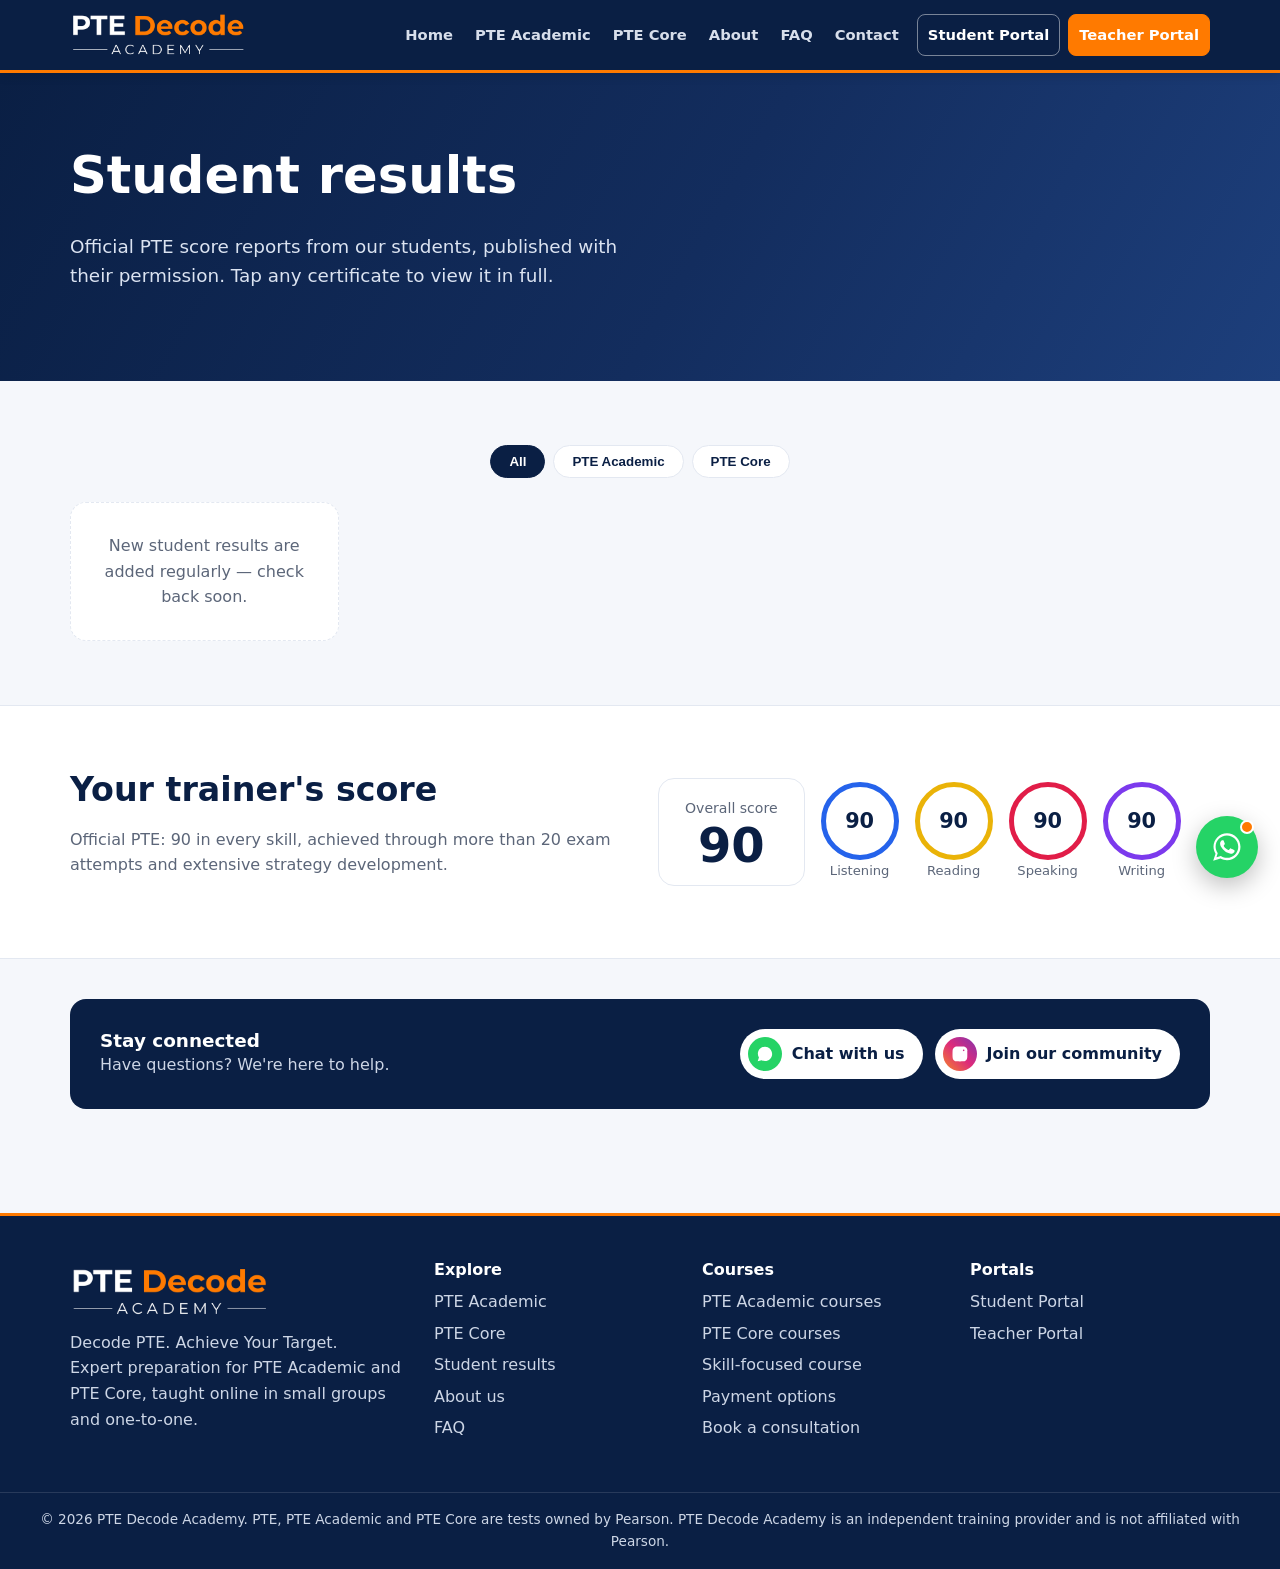
<file: results.html>
<!DOCTYPE html>
<html lang="en" dir="ltr">
<head>
<meta charset="utf-8">
<meta name="viewport" content="width=device-width, initial-scale=1">
<title>Student Results | PTE Decode Academy</title>
<meta name="description" content="Official PTE Academic and PTE Core results from PTE Decode Academy students.">
<meta name="theme-color" content="#0A1F44">
<meta property="og:title" content="Student Results | PTE Decode Academy">
<meta property="og:description" content="Official PTE Academic and PTE Core results from PTE Decode Academy students.">
<meta property="og:image" content="assets/logo-full.jpg">
<link rel="icon" href="assets/logo.png">
<link rel="stylesheet" href="assets/site.css?v=10">
<style>.score-img{margin:0;justify-self:center;inline-size:min(460px,100%);background:#fff;border-radius:16px;overflow:hidden;box-shadow:0 18px 44px rgba(10,31,68,.18);border:1px solid #e3e8f1}.score-img img{display:block;inline-size:100%;block-size:auto}</style>
</head>
<body data-page="results">
<header class="site-header"><div class="wrap">
  <a class="brand" href="./" aria-label="PTE Decode Academy home"><img src="assets/logo.png" alt="PTE Decode Academy" width="176" height="46"></a>
  <button class="menu-btn" type="button" aria-label="Open menu" aria-expanded="false">☰</button>
  <nav class="nav" aria-label="Main"><a href="./" data-p="home">Home</a><a href="pte-academic" data-p="academic">PTE Academic</a><a href="pte-core" data-p="core">PTE Core</a><a href="about" data-p="about">About</a><a href="faq" data-p="faq">FAQ</a><a href="contact" data-p="contact">Contact</a><a class="portal-btn" href="portal">Student Portal</a><a class="portal-btn alt" href="portal#teacher">Teacher Portal</a></nav>
</div></header>
<main>

<section class="hero"><div class="wrap"><div><h1>Student results</h1><p class="lead">Official PTE score reports from our students, published with their permission. Tap any certificate to view it in full.</p></div><div></div></div></section>
<section><div class="wrap">
<div class="filters" data-filter-for="allResults"><button class="on" type="button" data-f="All">All</button><button type="button" data-f="Academic">PTE Academic</button><button type="button" data-f="Core">PTE Core</button></div>
<div class="grid g4r" id="allResults" data-results="all"></div></div></section>
<section class="band"><div class="wrap two-col"><div><h2>Your trainer's score</h2><p class="muted">Official PTE: 90 in every skill, achieved through more than 20 exam attempts and extensive strategy development.</p></div><div class="score-block"><div class="score-row"><div class="overall"><span class="small muted">Overall score</span><b>90</b></div>
<div class="score-row">
<div class="ring-wrap"><div class="ring l">90</div>Listening</div><div class="ring-wrap"><div class="ring r">90</div>Reading</div>
<div class="ring-wrap"><div class="ring s">90</div>Speaking</div><div class="ring-wrap"><div class="ring w">90</div>Writing</div></div></div></div></div></section>

<section class="tight"><div class="wrap"><div class="connect"><div><h3>Stay connected</h3><p>Have questions? We're here to help.</p></div>
<div class="pill-links"><a class="pill" data-wa="Hello PTE Decode Academy! I'd like to know more about your PTE courses." href="contact"><i class="wa-i"><svg viewBox="0 0 32 32"><path d="M16 3C9 3 3.3 8.6 3.3 15.6c0 2.4.7 4.7 1.9 6.7L3 29l6.9-2.1c1.9 1 4 1.6 6.1 1.6 7 0 12.7-5.7 12.7-12.7S23 3 16 3zm5.8 15.3c-.3-.2-1.9-.9-2.2-1s-.5-.2-.7.2-.8 1-1 1.2-.4.2-.7.1c-.3-.2-1.3-.5-2.5-1.6-.9-.8-1.6-1.9-1.7-2.2s0-.5.1-.6l.5-.6c.2-.2.2-.4.3-.6.1-.2 0-.4 0-.6l-1-2.4c-.3-.6-.5-.5-.7-.5h-.6c-.2 0-.6.1-.9.4-.3.3-1.2 1.1-1.2 2.8s1.2 3.2 1.4 3.5c.2.2 2.4 3.7 5.8 5.1 2.8 1.1 3.4.9 4 .8.6-.1 1.9-.8 2.2-1.5.3-.8.3-1.4.2-1.5-.1-.2-.3-.3-.6-.4z"/></svg></i>Chat with us</a>
<a class="pill" data-ig="always" href="contact" target="_blank" rel="noopener"><i class="ig-i"><svg viewBox="0 0 24 24"><path d="M12 7.3A4.7 4.7 0 1 0 12 16.7 4.7 4.7 0 0 0 12 7.3zm0 7.7a3 3 0 1 1 0-6 3 3 0 0 1 0 6zm6-7.9a1.1 1.1 0 1 1-2.2 0 1.1 1.1 0 0 1 2.2 0zM21.9 8c-.1-1.6-.4-3-1.6-4.2S17.6 2.2 16 2.1C14.4 2 9.6 2 8 2.1 6.4 2.2 5 2.5 3.8 3.7S2.2 6.4 2.1 8C2 9.6 2 14.4 2.1 16c.1 1.6.4 3 1.6 4.2s2.6 1.5 4.2 1.6c1.6.1 6.4.1 8 0 1.6-.1 3-.4 4.2-1.6s1.5-2.6 1.6-4.2c.1-1.6.1-6.4 0-8z"/></svg></i>Join our community</a></div></div></div></section>
</main>
<footer class="site-footer"><div class="wrap">
  <div><a class="logo" href="./"><img src="assets/logo.png" alt="PTE Decode Academy" width="200" height="52"></a><p>Decode PTE. Achieve Your Target.<br>Expert preparation for PTE Academic and PTE Core, taught online in small groups and one-to-one.</p></div>
  <div><h4>Explore</h4><a href="pte-academic">PTE Academic</a><a href="pte-core">PTE Core</a><a href="results">Student results</a><a href="about">About us</a><a href="faq">FAQ</a></div>
  <div><h4>Courses</h4><a href="pte-academic#courses">PTE Academic courses</a><a href="pte-core#courses">PTE Core courses</a><a href="skills">Skill-focused course</a><a href="payments">Payment options</a><a href="contact">Book a consultation</a></div>
  <div><h4>Portals</h4><a href="portal">Student Portal</a><a href="portal#teacher">Teacher Portal</a><a data-ig href="#" target="_blank" rel="noopener">Instagram</a><a data-email="text" class="hidden" href="#">Email</a></div>
</div><div class="bottom">© <span data-year></span> PTE Decode Academy. PTE, PTE Academic and PTE Core are tests owned by Pearson. PTE Decode Academy is an independent training provider and is not affiliated with Pearson.</div></footer>
<script src="assets/config.js"></script>
<script src="assets/site.js?v=10"></script>
<script src="assets/protect.js?v=10"></script>
</body>
</html>
</file>
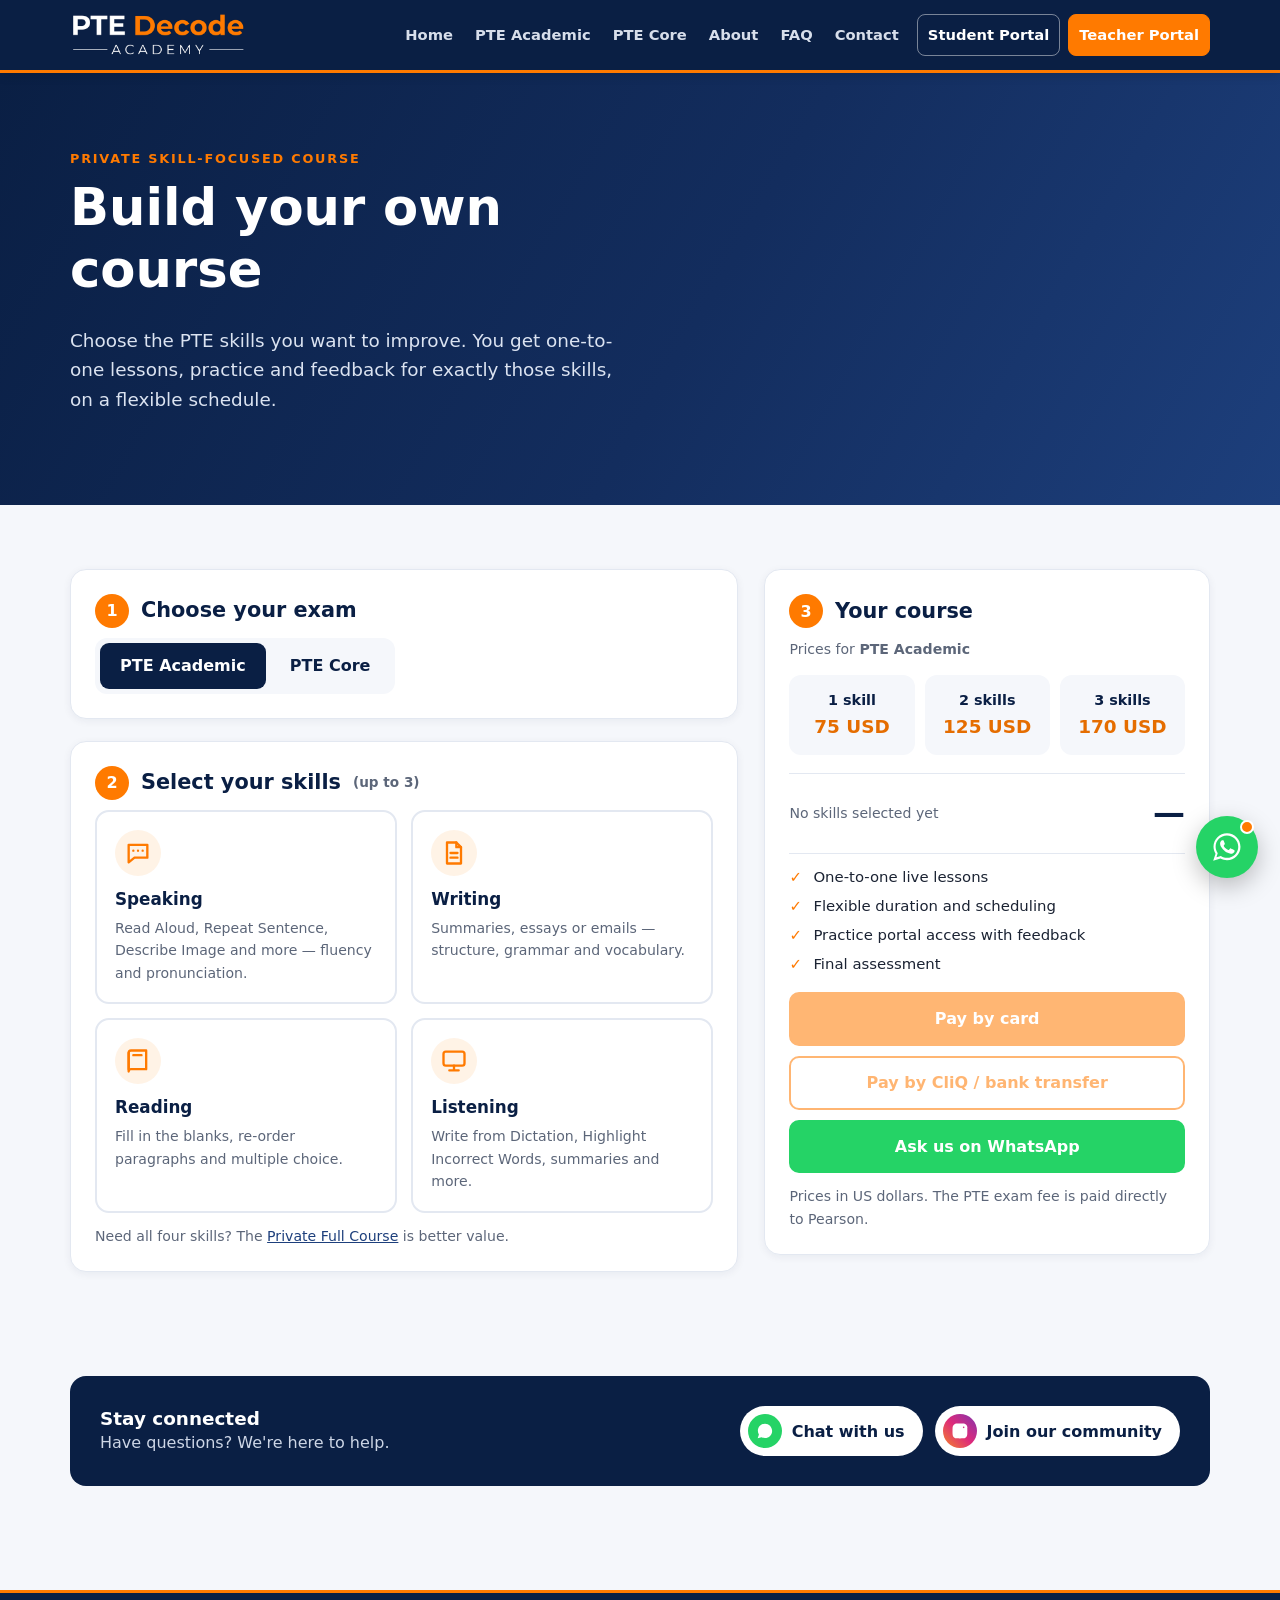
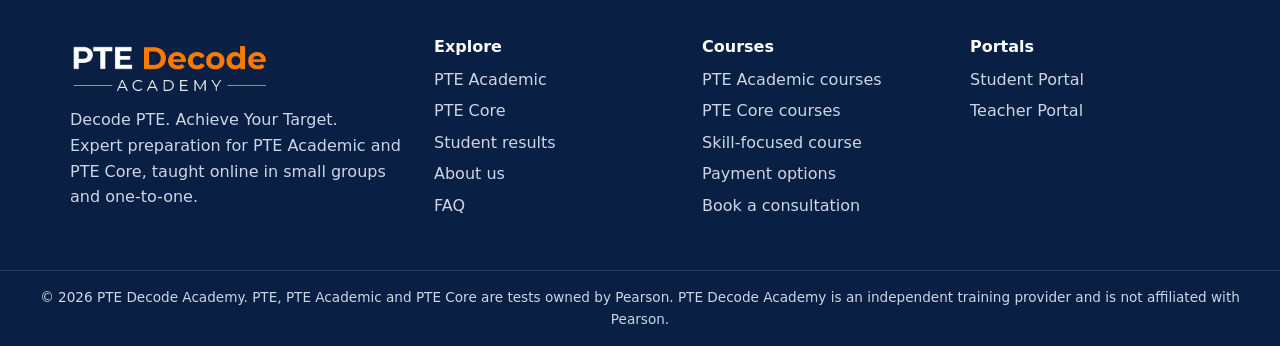
<file: skills.html>
<!DOCTYPE html>
<html lang="en" dir="ltr">
<head>
<meta charset="utf-8">
<meta name="viewport" content="width=device-width, initial-scale=1">
<title>Private Skill-Focused Course | PTE Decode Academy</title>
<meta name="description" content="Choose 1, 2 or 3 PTE skills for a one-to-one skill-focused course: 75, 125 or 170 USD.">
<meta name="theme-color" content="#0A1F44">
<meta property="og:title" content="Private Skill-Focused Course | PTE Decode Academy">
<meta property="og:description" content="Choose 1, 2 or 3 PTE skills for a one-to-one skill-focused course: 75, 125 or 170 USD.">
<meta property="og:image" content="assets/logo-full.jpg">
<link rel="icon" href="assets/logo.png">
<link rel="stylesheet" href="assets/site.css?v=10">
<style>.score-img{margin:0;justify-self:center;inline-size:min(460px,100%);background:#fff;border-radius:16px;overflow:hidden;box-shadow:0 18px 44px rgba(10,31,68,.18);border:1px solid #e3e8f1}.score-img img{display:block;inline-size:100%;block-size:auto}</style>
</head>
<body data-page="skills">
<header class="site-header"><div class="wrap">
  <a class="brand" href="./" aria-label="PTE Decode Academy home"><img src="assets/logo.png" alt="PTE Decode Academy" width="176" height="46"></a>
  <button class="menu-btn" type="button" aria-label="Open menu" aria-expanded="false">☰</button>
  <nav class="nav" aria-label="Main"><a href="./" data-p="home">Home</a><a href="pte-academic" data-p="academic">PTE Academic</a><a href="pte-core" data-p="core">PTE Core</a><a href="about" data-p="about">About</a><a href="faq" data-p="faq">FAQ</a><a href="contact" data-p="contact">Contact</a><a class="portal-btn" href="portal">Student Portal</a><a class="portal-btn alt" href="portal#teacher">Teacher Portal</a></nav>
</div></header>
<main>

<section class="hero"><div class="wrap"><div><span class="eyebrow">Private Skill-Focused Course</span><h1>Build your own course</h1>
<p class="lead">Choose the PTE skills you want to improve. You get one-to-one lessons, practice and feedback for exactly those skills, on a flexible schedule.</p></div><div></div></div></section>
<section><div class="wrap sk-layout" id="skillBuilder">
<div>
<div class="card"><h2 class="sk-h"><span class="num">1</span>Choose your exam</h2>
<div class="seg" role="radiogroup" aria-label="Exam"><label><input type="radio" name="exam" value="PTE Academic" checked><span>PTE Academic</span></label><label><input type="radio" name="exam" value="PTE Core"><span>PTE Core</span></label></div></div>
<div class="card" style="margin-top:22px"><h2 class="sk-h"><span class="num">2</span>Select your skills <small class="muted">(up to 3)</small></h2>
<div class="grid sk-grid"><label class="sk-card"><input type="checkbox" name="skill" value="Speaking"><span class="sk-in"><div class="icon"><svg viewBox="0 0 24 24" aria-hidden="true"><path d="M4 5h16v11H9l-5 4z"/><path d="M8 10h.01M12 10h.01M16 10h.01"/></svg></div><b>Speaking</b><span class="small muted">Read Aloud, Repeat Sentence, Describe Image and more — fluency and pronunciation.</span><i class="tick">✓</i></span></label><label class="sk-card"><input type="checkbox" name="skill" value="Writing"><span class="sk-in"><div class="icon"><svg viewBox="0 0 24 24" aria-hidden="true"><path d="M6 3h8l4 4v14H6z"/><path d="M14 3v4h4M9 12h6M9 16h6"/></svg></div><b>Writing</b><span class="small muted">Summaries, essays or emails — structure, grammar and vocabulary.</span><i class="tick">✓</i></span></label><label class="sk-card"><input type="checkbox" name="skill" value="Reading"><span class="sk-in"><div class="icon"><svg viewBox="0 0 24 24" aria-hidden="true"><path d="M4 5a2 2 0 0 1 2-2h13v16H6a2 2 0 0 0-2 2z"/><path d="M4 19V5M8 7h7"/></svg></div><b>Reading</b><span class="small muted">Fill in the blanks, re-order paragraphs and multiple choice.</span><i class="tick">✓</i></span></label><label class="sk-card"><input type="checkbox" name="skill" value="Listening"><span class="sk-in"><div class="icon"><svg viewBox="0 0 24 24" aria-hidden="true"><rect x="3" y="4" width="18" height="12" rx="2"/><path d="M8 20h8M12 16v4"/></svg></div><b>Listening</b><span class="small muted">Write from Dictation, Highlight Incorrect Words, summaries and more.</span><i class="tick">✓</i></span></label></div>
<p class="small muted" id="skNote" style="margin:12px 0 0">Need all four skills? The <a href="pte-academic#courses">Private Full Course</a> is better value.</p></div>
</div>
<aside class="card sk-sum" aria-live="polite"><h2 class="sk-h"><span class="num">3</span>Your course</h2>
<p class="small muted" style="margin:0 0 6px">Prices for <b id="skExam">PTE Academic</b></p>
<div class="tiers"><div data-tier="1"><b>1 skill</b><span data-tier-price></span></div><div data-tier="2"><b>2 skills</b><span data-tier-price></span></div><div data-tier="3"><b>3 skills</b><span data-tier-price></span></div></div>
<div class="sk-total"><span class="muted small" id="skSel">No skills selected yet</span><b id="skPrice">—</b></div>
<ul class="sk-incl"><li>One-to-one live lessons</li><li>Flexible duration and scheduling</li><li>Practice portal access with feedback</li><li>Final assessment</li></ul>
<a class="btn block" id="skPay" aria-disabled="true" href="#">Pay by card</a>
<a class="btn ghost block" id="skCliq" aria-disabled="true" style="margin-top:10px" href="#">Pay by CliQ / bank transfer</a>
<a class="btn wa block" id="skAsk" style="margin-top:10px" href="contact">Ask us on WhatsApp</a>
<p class="small muted" style="margin:12px 0 0">Prices in US dollars. The PTE exam fee is paid directly to Pearson.</p></aside>
</div></section>

<section class="tight"><div class="wrap"><div class="connect"><div><h3>Stay connected</h3><p>Have questions? We're here to help.</p></div>
<div class="pill-links"><a class="pill" data-wa="Hello PTE Decode Academy! I'd like to know more about your PTE courses." href="contact"><i class="wa-i"><svg viewBox="0 0 32 32"><path d="M16 3C9 3 3.3 8.6 3.3 15.6c0 2.4.7 4.7 1.9 6.7L3 29l6.9-2.1c1.9 1 4 1.6 6.1 1.6 7 0 12.7-5.7 12.7-12.7S23 3 16 3zm5.8 15.3c-.3-.2-1.9-.9-2.2-1s-.5-.2-.7.2-.8 1-1 1.2-.4.2-.7.1c-.3-.2-1.3-.5-2.5-1.6-.9-.8-1.6-1.9-1.7-2.2s0-.5.1-.6l.5-.6c.2-.2.2-.4.3-.6.1-.2 0-.4 0-.6l-1-2.4c-.3-.6-.5-.5-.7-.5h-.6c-.2 0-.6.1-.9.4-.3.3-1.2 1.1-1.2 2.8s1.2 3.2 1.4 3.5c.2.2 2.4 3.7 5.8 5.1 2.8 1.1 3.4.9 4 .8.6-.1 1.9-.8 2.2-1.5.3-.8.3-1.4.2-1.5-.1-.2-.3-.3-.6-.4z"/></svg></i>Chat with us</a>
<a class="pill" data-ig="always" href="contact" target="_blank" rel="noopener"><i class="ig-i"><svg viewBox="0 0 24 24"><path d="M12 7.3A4.7 4.7 0 1 0 12 16.7 4.7 4.7 0 0 0 12 7.3zm0 7.7a3 3 0 1 1 0-6 3 3 0 0 1 0 6zm6-7.9a1.1 1.1 0 1 1-2.2 0 1.1 1.1 0 0 1 2.2 0zM21.9 8c-.1-1.6-.4-3-1.6-4.2S17.6 2.2 16 2.1C14.4 2 9.6 2 8 2.1 6.4 2.2 5 2.5 3.8 3.7S2.2 6.4 2.1 8C2 9.6 2 14.4 2.1 16c.1 1.6.4 3 1.6 4.2s2.6 1.5 4.2 1.6c1.6.1 6.4.1 8 0 1.6-.1 3-.4 4.2-1.6s1.5-2.6 1.6-4.2c.1-1.6.1-6.4 0-8z"/></svg></i>Join our community</a></div></div></div></section>
</main>
<footer class="site-footer"><div class="wrap">
  <div><a class="logo" href="./"><img src="assets/logo.png" alt="PTE Decode Academy" width="200" height="52"></a><p>Decode PTE. Achieve Your Target.<br>Expert preparation for PTE Academic and PTE Core, taught online in small groups and one-to-one.</p></div>
  <div><h4>Explore</h4><a href="pte-academic">PTE Academic</a><a href="pte-core">PTE Core</a><a href="results">Student results</a><a href="about">About us</a><a href="faq">FAQ</a></div>
  <div><h4>Courses</h4><a href="pte-academic#courses">PTE Academic courses</a><a href="pte-core#courses">PTE Core courses</a><a href="skills">Skill-focused course</a><a href="payments">Payment options</a><a href="contact">Book a consultation</a></div>
  <div><h4>Portals</h4><a href="portal">Student Portal</a><a href="portal#teacher">Teacher Portal</a><a data-ig href="#" target="_blank" rel="noopener">Instagram</a><a data-email="text" class="hidden" href="#">Email</a></div>
</div><div class="bottom">© <span data-year></span> PTE Decode Academy. PTE, PTE Academic and PTE Core are tests owned by Pearson. PTE Decode Academy is an independent training provider and is not affiliated with Pearson.</div></footer>
<script src="assets/config.js"></script>
<script src="assets/site.js?v=10"></script>
<script src="assets/protect.js?v=10"></script>
</body>
</html>
</file>
<file: assets/site.css>
/* PTE Decode Academy — one stylesheet for every page (website and portal share these colours) */
:root{
  --navy:#0A1F44; --navy-2:#132d5e; --navy-3:#1d3f7c;
  --orange:#FF7A00; --orange-2:#e56d00; --orange-soft:#fff3e6;
  --bg:#F5F7FB; --card:#ffffff; --fg:#1b2333; --muted:#5c6679; --border:#e3e8f1;
  --ok:#15803d; --ok-soft:#dcfce7; --wa:#25D366; --wa-2:#1da851;
  --radius:16px; --shadow:0 6px 24px rgba(10,31,68,.08); --shadow-sm:0 2px 8px rgba(10,31,68,.06);
  --max:1180px;
}
*{box-sizing:border-box}
html{scroll-behavior:smooth}
body{margin:0;background:var(--bg);color:var(--fg);font:16px/1.6 "Segoe UI",system-ui,-apple-system,Roboto,Arial,sans-serif;-webkit-font-smoothing:antialiased}
img{max-inline-size:100%;block-size:auto;display:block}
a{color:var(--navy-3)}
h1,h2,h3,h4{color:var(--navy);line-height:1.2;margin:0 0 .5em;font-family:Montserrat,"Segoe UI",system-ui,sans-serif}
h1{font-size:clamp(2rem,4.2vw,3.2rem);font-weight:800}
h2{font-size:clamp(1.5rem,2.6vw,2.1rem);font-weight:800}
h3{font-size:1.15rem;font-weight:700}
p{margin:0 0 1em}
.wrap{max-inline-size:var(--max);margin-inline:auto;padding-inline:20px}
.muted{color:var(--muted)}
.small{font-size:.88rem}
.center{text-align:center}
.accent{color:var(--orange)}
.hidden{display:none !important}

/* ---------- header ---------- */
.site-header{position:sticky;inset-block-start:0;z-index:50;background:var(--navy);border-block-end:3px solid var(--orange);box-shadow:0 2px 10px rgba(0,0,0,.15)}
.site-header .wrap{display:flex;align-items:center;gap:18px;min-block-size:70px}
.brand img{block-size:46px;inline-size:auto}
.nav{display:flex;gap:2px;align-items:center;margin-inline-start:auto;flex-wrap:nowrap}
.nav a{color:#d7deeb;text-decoration:none;font-weight:600;font-size:.92rem;padding:8px 10px;border-radius:8px;white-space:nowrap}
.nav .portal-btn{margin-inline-start:6px}
.nav a:hover,.nav a.on{color:#fff;background:rgba(255,255,255,.1)}
.nav a.on{box-shadow:inset 0 -2px 0 var(--orange)}
.nav .portal-btn{border:1px solid rgba(255,255,255,.45);color:#fff}
.nav .cta{background:var(--orange);color:#fff}
.nav .cta:hover{background:var(--orange-2)}
.social-mini{display:flex;gap:8px;align-items:center}
.social-mini a{display:grid;place-items:center;inline-size:34px;block-size:34px;border-radius:50%;background:rgba(255,255,255,.12)}
.social-mini svg{inline-size:18px;block-size:18px;fill:#fff}
.menu-btn{display:none;margin-inline-start:auto;background:none;border:1px solid rgba(255,255,255,.4);color:#fff;border-radius:8px;padding:6px 10px;font-size:1.1rem;cursor:pointer}
@media (max-width:1180px){
  .menu-btn{display:block}
  .nav{display:none;position:absolute;inset-inline:0;inset-block-start:73px;background:var(--navy);flex-direction:column;align-items:stretch;padding:10px 16px 16px;margin:0;border-block-end:3px solid var(--orange)}
  .nav.open{display:flex}
  .site-header .social-mini{display:none}
}

/* ---------- buttons ---------- */
.btn{display:inline-flex;align-items:center;justify-content:center;gap:8px;background:var(--orange);color:#fff;border:2px solid var(--orange);padding:12px 22px;border-radius:10px;font-weight:700;text-decoration:none;cursor:pointer;font-size:1rem;transition:background .15s,transform .15s}
.btn:hover{background:var(--orange-2);border-color:var(--orange-2);transform:translateY(-1px)}
.btn.ghost{background:transparent;color:var(--orange)}
.btn.ghost:hover{background:var(--orange-soft)}
.btn.light{background:#fff;color:var(--navy);border-color:#fff}
.btn.navy{background:var(--navy);border-color:var(--navy)}
.btn.navy:hover{background:var(--navy-2)}
.btn.wa{background:var(--wa);border-color:var(--wa)}
.btn.wa:hover{background:var(--wa-2);border-color:var(--wa-2)}
.btn.block{inline-size:100%}
.btn.sm{padding:8px 14px;font-size:.9rem}
.btn[aria-disabled="true"]{opacity:.55;pointer-events:none}

/* ---------- sections ---------- */
section{padding-block:64px}
section.tight{padding-block:40px}
.sec-title{text-align:center;max-inline-size:720px;margin:0 auto 34px}
.sec-title p{color:var(--muted)}
.eyebrow{display:inline-block;font-size:.8rem;font-weight:800;letter-spacing:.14em;text-transform:uppercase;color:var(--orange);margin-block-end:8px}
.band{background:var(--card);border-block:1px solid var(--border)}
.grid{display:grid;gap:22px}
.g2{grid-template-columns:repeat(auto-fit,minmax(300px,1fr))}
.g3{grid-template-columns:repeat(auto-fit,minmax(260px,1fr))}
.g4{grid-template-columns:repeat(auto-fit,minmax(200px,1fr))}
.g4r{grid-template-columns:repeat(auto-fill,minmax(240px,1fr))}
.g2s{grid-template-columns:repeat(auto-fit,minmax(170px,1fr))}
@media (max-width:560px){.band .g4{grid-template-columns:1fr 1fr}.band .g4 .feature p{font-size:.85rem}}
.card{background:var(--card);border:1px solid var(--border);border-radius:var(--radius);box-shadow:var(--shadow-sm);padding:24px}
.icon{inline-size:54px;block-size:54px;border-radius:50%;display:grid;place-items:center;background:var(--orange-soft);margin-block-end:12px}
.icon svg{inline-size:28px;block-size:28px;stroke:var(--orange);fill:none;stroke-width:2;stroke-linecap:round;stroke-linejoin:round}
.feature{text-align:center}
.feature .icon{margin-inline:auto}
.feature p{color:var(--muted);font-size:.93rem;margin:0}

/* ---------- hero ---------- */
.hero{position:relative;overflow:hidden;background:linear-gradient(120deg,var(--navy) 0%,var(--navy-2) 55%,var(--navy-3) 100%);color:#fff;padding-block:72px}
.hero h1,.hero h2{color:#fff}
.hero .lead{font-size:1.15rem;color:#dbe3f1;max-inline-size:560px}
.hero .sub{font-size:1.35rem;font-weight:700;color:#fff;margin-block-end:12px}
.hero .wrap{position:relative;z-index:2;display:grid;grid-template-columns:1.1fr .9fr;gap:40px;align-items:center}
@media (max-width:900px){.hero .wrap{grid-template-columns:1fr}}
.hero-art{position:absolute;inset:0;z-index:1;pointer-events:none}
.hero-art svg{position:absolute;inset-block-end:0;inset-inline-end:0;block-size:100%;inline-size:auto;opacity:.9}
.hero .actions{display:flex;gap:12px;flex-wrap:wrap;margin-block-start:22px}
.laptop{position:relative;max-inline-size:470px;margin-inline:auto}
.laptop .screen{background:#000;border:10px solid #1f2633;border-radius:14px 14px 4px 4px;box-shadow:0 20px 50px rgba(0,0,0,.45)}
.laptop .screen img{border-radius:3px}
.laptop .base{block-size:16px;background:linear-gradient(#c9ced8,#9aa2b1);border-radius:0 0 14px 14px;margin-inline:-28px}

.badges{display:grid;grid-template-columns:repeat(4,1fr);gap:12px}
@media (max-width:820px){.badges{grid-template-columns:repeat(2,1fr)}}
.badge-item{display:flex;align-items:center;gap:10px;font-weight:600;color:var(--navy);font-size:.95rem}
.badge-item svg{inline-size:26px;block-size:26px;stroke:var(--navy-3);fill:none;stroke-width:2;stroke-linecap:round;stroke-linejoin:round;flex:none}

/* ---------- exam choice cards ---------- */
.exam-card{position:relative;overflow:hidden;border-radius:var(--radius);background:linear-gradient(135deg,var(--navy) 0%,var(--navy-3) 100%);color:#fff;padding:32px;min-block-size:280px;display:flex;flex-direction:column;justify-content:flex-end;box-shadow:var(--shadow);text-decoration:none}
.exam-card h3{color:#fff;font-size:1.9rem;margin-block-end:6px}
.exam-card p{color:#d5ddeb}
.exam-card .art{position:absolute;inset:0;opacity:.6}
.exam-card .art svg{position:absolute;inset-block-end:0;inset-inline-end:0;block-size:100%;inline-size:auto}
.exam-card > *:not(.art){position:relative}

/* ---------- courses ---------- */
.course{display:flex;flex-direction:column}
.course .head{display:flex;gap:12px;align-items:center;margin-block-end:12px}
.course .head .icon{margin:0;inline-size:46px;block-size:46px;flex:none}
.course .meta{background:var(--bg);border-radius:8px;padding:6px 12px;font-weight:600;font-size:.9rem;color:var(--navy);margin-block-end:12px}
.course ul{list-style:none;padding:0;margin:0 0 18px;flex:1}
.course li{padding-inline-start:26px;position:relative;margin-block:6px;font-size:.95rem}
.course li::before{content:"✓";position:absolute;inset-inline-start:0;color:var(--orange);font-weight:800}
.price{font-size:2rem;font-weight:800;color:var(--navy);line-height:1}
.price small{display:block;font-size:.85rem;font-weight:500;color:var(--muted);margin-block:6px 16px}
.course.featured{border:2px solid var(--orange)}

/* ---------- scores ---------- */
.score-row{display:flex;gap:16px;flex-wrap:wrap;align-items:center}
.overall{background:var(--card);border:1px solid var(--border);border-radius:var(--radius);padding:16px 26px;text-align:center}
.overall b{display:block;font-size:3rem;color:var(--navy);line-height:1}
.ring{inline-size:78px;block-size:78px;border-radius:50%;display:grid;place-items:center;border:5px solid;font-weight:800;font-size:1.3rem;color:var(--navy);background:#fff}
.ring-wrap{text-align:center;font-size:.82rem;color:var(--muted)}
.ring.l{border-color:#2563eb}.ring.r{border-color:#eab308}.ring.s{border-color:#e11d48}.ring.w{border-color:#7c3aed}

/* ---------- results ---------- */
.result-card{padding:0;overflow:hidden;display:flex;flex-direction:column}
.result-card .cert{aspect-ratio:4/3;background:var(--bg);display:grid;place-items:center;cursor:zoom-in;overflow:hidden;border-block-end:1px solid var(--border)}
.result-card .cert img{inline-size:100%;block-size:100%;object-fit:cover;object-position:top}
.result-card .body{padding:16px 18px}
.result-card .tag{display:inline-block;font-size:.75rem;font-weight:700;border-radius:99px;padding:2px 10px;background:var(--orange-soft);color:var(--orange-2)}
.mini-scores{display:flex;gap:6px;flex-wrap:wrap;margin-block-start:8px}
.mini-scores span{font-size:.78rem;background:var(--bg);border-radius:6px;padding:2px 8px}
.quote{font-style:italic;color:var(--muted);font-size:.93rem;margin-block-start:8px}
.filters{display:flex;gap:8px;justify-content:center;margin-block-end:24px;flex-wrap:wrap}
.filters button{border:1px solid var(--border);background:var(--card);border-radius:99px;padding:8px 18px;font-weight:600;cursor:pointer;color:var(--navy)}
.filters button.on{background:var(--navy);color:#fff;border-color:var(--navy)}
.lightbox{position:fixed;inset:0;background:rgba(5,12,28,.85);z-index:200;display:grid;place-items:center;padding:20px;cursor:zoom-out}
.lightbox img{max-block-size:92vh;max-inline-size:92vw;border-radius:8px;box-shadow:0 10px 40px rgba(0,0,0,.5)}

/* ---------- tables / faq ---------- */
table.t{inline-size:100%;border-collapse:collapse;background:var(--card);border-radius:12px;overflow:hidden;box-shadow:var(--shadow-sm)}
table.t th,table.t td{padding:12px 14px;border-block-end:1px solid var(--border);text-align:start;vertical-align:top;font-size:.95rem}
table.t th{background:var(--navy);color:#fff;font-weight:700}
table.t tr:last-child td{border-block-end:0}
.table-scroll{overflow-x:auto}
details.faq{background:var(--card);border:1px solid var(--border);border-radius:12px;margin-block:10px;box-shadow:var(--shadow-sm)}
details.faq summary{cursor:pointer;padding:16px 20px;font-weight:700;color:var(--navy);list-style:none;display:flex;justify-content:space-between;gap:12px}
details.faq summary::after{content:"+";color:var(--orange);font-size:1.4rem;line-height:1}
details.faq[open] summary::after{content:"–"}
details.faq .a{padding:0 20px 16px;color:var(--fg)}
.faq-group h3{margin-block:28px 6px}

/* ---------- payment ---------- */
.pay-badges{display:flex;gap:8px;align-items:center;flex-wrap:wrap}
.pay-badges span{color:var(--navy);display:inline-flex;align-items:center;block-size:28px;padding:0 10px;border-radius:6px;background:#fff;border:1px solid var(--border);font-weight:900;font-size:.85rem;letter-spacing:.02em}
.pay-badges .visa{color:#1a1f71;font-style:italic;font-size:1rem}
.pay-badges .mc{color:#222}
.pay-badges .mc i{display:inline-block;inline-size:12px;block-size:12px;border-radius:50%;background:#eb001b;margin-inline-end:-4px}
.pay-badges .mc i+i{background:#f79e1b;margin-inline-end:6px;opacity:.9}
.pay-row{display:grid;grid-template-columns:1fr;gap:10px;padding-block:16px;border-block-end:1px solid var(--border)}
.pay-row:last-child{border-block-end:0}
.pay-row .btns{display:flex;gap:8px;flex-wrap:wrap}
.notice{background:var(--orange-soft);border-inline-start:4px solid var(--orange);border-radius:10px;padding:14px 18px}
.secure{background:var(--ok-soft);border-inline-start:4px solid var(--ok);border-radius:10px;padding:14px 18px}
.copy{font-family:Consolas,Menlo,monospace;background:var(--bg);border:1px dashed var(--border);border-radius:8px;padding:8px 12px;display:inline-block}

/* ---------- forms ---------- */
label.f{display:block;font-weight:600;font-size:.9rem;margin-block:12px 4px;color:var(--navy)}
input.in,select.in,textarea.in{inline-size:100%;border:1px solid var(--border);border-radius:10px;padding:11px 13px;font:inherit;background:#fff}
textarea.in{min-block-size:110px;resize:vertical}

/* ---------- connect band + footer ---------- */
.connect{background:var(--navy);color:#fff;border-radius:var(--radius);padding:30px;display:flex;gap:20px;align-items:center;justify-content:space-between;flex-wrap:wrap}
.connect h3{color:#fff;margin:0}
.connect p{color:#cdd6e6;margin:0}
.pill-links{display:flex;gap:12px;flex-wrap:wrap}
.pill{display:inline-flex;align-items:center;gap:10px;background:#fff;color:var(--navy);text-decoration:none;font-weight:700;border-radius:99px;padding:8px 18px 8px 8px}
.pill i{inline-size:34px;block-size:34px;border-radius:50%;display:grid;place-items:center}
.pill i svg{inline-size:18px;block-size:18px;fill:#fff}
.pill .wa-i{background:var(--wa)} .pill .ig-i{background:linear-gradient(45deg,#f58529,#dd2a7b,#8134af)} .pill .fb-i{background:#1877F2}
.site-footer{background:var(--navy);color:#cdd6e6;margin-block-start:64px;border-block-start:3px solid var(--orange)}
.site-footer .wrap{display:grid;grid-template-columns:1.4fr 1fr 1fr 1fr;gap:28px;padding-block:44px}
@media (max-width:820px){.site-footer .wrap{grid-template-columns:1fr 1fr}}
.site-footer h4{color:#fff;font-size:1rem;margin-block-end:10px}
.site-footer a{color:#cdd6e6;text-decoration:none;display:block;margin-block:6px}
.site-footer a:hover{color:#fff}
.site-footer .logo img{block-size:52px;inline-size:auto;margin-block-end:12px}
.site-footer .bottom{padding-inline:20px;border-block-start:1px solid rgba(255,255,255,.12);padding-block:16px;font-size:.85rem;text-align:center}

/* ---------- WhatsApp auto-reply assistant ---------- */
.wa-fab{position:fixed;inset-inline-end:22px;inset-block-end:22px;z-index:120;inline-size:62px;block-size:62px;border-radius:50%;background:var(--wa);border:0;box-shadow:0 8px 24px rgba(0,0,0,.25);cursor:pointer;display:grid;place-items:center}
.wa-fab svg{inline-size:34px;block-size:34px;fill:#fff}
.wa-fab .dot{position:absolute;inset-block-start:4px;inset-inline-end:4px;inline-size:14px;block-size:14px;border-radius:50%;background:var(--orange);border:2px solid #fff}
.wa-panel{position:fixed;inset-inline-end:22px;inset-block-end:96px;z-index:121;inline-size:min(370px,calc(100vw - 32px));max-block-size:min(560px,calc(100vh - 130px));display:flex;flex-direction:column;background:#efeae2;border-radius:16px;overflow:hidden;box-shadow:0 14px 40px rgba(0,0,0,.3)}
.wa-panel header{background:#075E54;color:#fff;display:flex;align-items:center;gap:10px;padding:12px 14px}
.wa-panel header img{inline-size:40px;block-size:40px;border-radius:50%;object-fit:contain;background:var(--navy);padding:3px}
.wa-panel header b{display:block;font-size:.98rem}
.wa-panel header small{color:#cde7e2}
.wa-panel header button{margin-inline-start:auto;background:none;border:0;color:#fff;font-size:1.4rem;cursor:pointer}
.wa-body{padding:14px;overflow-y:auto;flex:1;display:flex;flex-direction:column;gap:8px}
.msg{max-inline-size:85%;padding:8px 12px;border-radius:10px;font-size:.92rem;line-height:1.45;box-shadow:0 1px 1px rgba(0,0,0,.08);white-space:pre-line}
.msg.in{background:#fff;align-self:flex-start;border-start-start-radius:2px}
.msg.out{background:#d9fdd3;align-self:flex-end;border-start-end-radius:2px}
.msg .t{display:block;text-align:end;font-size:.7rem;color:#8a8f94;margin-block-start:2px}
.quick{display:flex;flex-wrap:wrap;gap:6px;padding:10px 12px;background:#f7f5f2;border-block-start:1px solid #e1ddd7}
.quick button{background:#fff;border:1px solid #cfe9e3;color:#075E54;border-radius:99px;padding:6px 12px;font-size:.85rem;font-weight:600;cursor:pointer}
.quick button:hover{background:#e9f7f3}
.wa-go{display:flex;margin:0 12px 12px;inline-size:auto !important;text-align:center}

/* ---------- misc ---------- */
.two-col{display:grid;grid-template-columns:1fr 1fr;gap:36px;align-items:center}
@media (max-width:860px){.two-col{grid-template-columns:1fr}}
.panel-img{border-radius:var(--radius);overflow:hidden;box-shadow:var(--shadow);background:var(--navy)}
.steps{counter-reset:s;list-style:none;padding:0;margin:0}
.steps li{counter-increment:s;position:relative;padding-inline-start:46px;margin-block:14px}
.steps li::before{content:counter(s);position:absolute;inset-inline-start:0;inset-block-start:-2px;inline-size:32px;block-size:32px;border-radius:50%;background:var(--orange);color:#fff;display:grid;place-items:center;font-weight:800}
.toast{position:fixed;inset-block-end:24px;inset-inline-start:50%;transform:translateX(-50%);background:var(--navy);color:#fff;padding:10px 18px;border-radius:10px;z-index:300}
.empty{text-align:center;color:var(--muted);padding:30px;border:1px dashed var(--border);border-radius:var(--radius);background:var(--card)}

.glance{display:grid;grid-template-columns:1fr 1fr;gap:14px}
.glance div{background:var(--card);border:1px solid var(--border);border-radius:14px;padding:18px;text-align:center;box-shadow:var(--shadow-sm)}
.glance b{display:block;font-size:2rem;color:var(--navy);line-height:1.1}
.glance span{color:var(--muted);font-size:.9rem}
.glance .hl{background:var(--navy);border-color:var(--navy)} .glance .hl b{color:var(--orange)} .glance .hl span{color:#cdd6e6}

/* ===================== v6 additions ===================== */
.nav .portal-btn.alt{background:var(--orange);border-color:var(--orange)}
.nav .portal-btn.alt:hover{background:var(--orange-2)}
@media (min-width:1181px){.nav{margin-inline-start:auto}}

/* home hero logo */
.logo-stage{position:relative;display:grid;place-items:center;min-block-size:360px}
.logo-stage .halo{position:absolute;inline-size:360px;block-size:360px;border-radius:50%;background:radial-gradient(circle,rgba(255,122,0,.35) 0%,rgba(255,122,0,.08) 45%,transparent 70%);animation:pulse 6s ease-in-out infinite}
.logo-card{position:relative;inline-size:min(320px,72vw);aspect-ratio:1;border-radius:28px;background:#fff;padding:14px;box-shadow:0 24px 60px rgba(0,0,0,.4),0 0 0 6px rgba(255,255,255,.08);transform:rotate(-2deg);transition:transform .4s}
.logo-card:hover{transform:rotate(0) scale(1.02)}
.logo-card img{inline-size:100%;block-size:100%;object-fit:contain;border-radius:18px}
.logo-stage .chip{position:absolute;z-index:2;background:var(--navy-3);border:1px solid rgba(255,255,255,.35);color:#fff;font-weight:700;font-size:.85rem;padding:7px 14px;border-radius:99px;box-shadow:0 6px 18px rgba(0,0,0,.2)}
.logo-stage .c1{inset-block-start:8%;inset-inline-start:2%;background:var(--orange);border-color:var(--orange)}
.logo-stage .c2{inset-block-end:12%;inset-inline-start:0}
.logo-stage .c3{inset-block-start:46%;inset-inline-end:0}
@keyframes pulse{0%,100%{transform:scale(1);opacity:.9}50%{transform:scale(1.08);opacity:1}}
@media (prefers-reduced-motion:reduce){.logo-stage .halo{animation:none}}

/* home portal features 2x2 */
.grid.quad{grid-template-columns:repeat(2,minmax(0,1fr));gap:16px}
.grid.quad .card{padding:22px 18px}
@media (max-width:420px){.grid.quad{grid-template-columns:1fr}}

/* photo heroes */
.hero-photo{min-block-size:380px;display:flex;align-items:center}
.hero-photo > .wrap{inline-size:100%}
.hero-photo.uni .photo{position:absolute;inset-block:0;inset-inline-end:0;inline-size:62%;background-size:cover;background-position:center;opacity:.55;filter:saturate(1.05);
  -webkit-mask-image:linear-gradient(to right,transparent 0%,#000 45%);mask-image:linear-gradient(to right,transparent 0%,#000 45%);z-index:1}
.hero-photo.uni::after{content:"";position:absolute;inset:0;z-index:1;background:linear-gradient(0deg,rgba(10,31,68,.55) 0%,transparent 40%);pointer-events:none}
.hero-photo.uni::before{content:"";position:absolute;inset-inline-start:0;inset-block-end:0;inline-size:100%;block-size:6px;background:var(--orange);z-index:3}
.float-badges{display:flex;flex-direction:column;gap:14px;align-items:flex-end;justify-self:end}
.glass{display:inline-flex;align-items:center;gap:10px;background:rgba(10,31,68,.55);backdrop-filter:blur(8px);border:1px solid rgba(255,255,255,.28);color:#fff;font-weight:700;padding:10px 18px;border-radius:14px;box-shadow:0 10px 30px rgba(0,0,0,.3)}
.glass svg{inline-size:22px;block-size:22px;stroke:var(--orange);fill:none;stroke-width:2;stroke-linecap:round;stroke-linejoin:round}
.float-badges .glass:nth-child(2){margin-inline-end:40px}
@media (max-width:900px){.hero-photo.uni .photo{inline-size:100%;opacity:.3}.float-badges{align-items:flex-start;justify-self:start}.float-badges .glass:nth-child(2){margin:0}}

.frame-stage{position:relative;justify-self:center;inline-size:min(460px,90%);padding:16px}
.frame-stage::before{content:"";position:absolute;inset:0 22px 22px 0;border:3px solid var(--orange);border-radius:200px 200px 22px 22px;transform:translate(22px,22px)}
.frame{position:relative;border-radius:200px 200px 22px 22px;overflow:hidden;aspect-ratio:4/4.4;box-shadow:0 24px 60px rgba(0,0,0,.45)}
.frame img{inline-size:100%;block-size:100%;object-fit:cover;object-position:72% 50%;transition:transform 6s ease}
.frame-stage:hover .frame img{transform:scale(1.06)}
.maple-badge{position:absolute;inset-block-start:10px;inset-inline-end:0;inline-size:68px;block-size:68px;border-radius:50%;background:#fff;display:grid;place-items:center;box-shadow:0 10px 26px rgba(0,0,0,.35)}
.maple-badge svg{inline-size:38px;block-size:38px;fill:#d52b1e;stroke:none}
.tag-ircc{position:absolute;inset-block-end:34px;inset-inline-start:-18px}
@media (max-width:900px){.frame-stage{inline-size:min(360px,92%)}}

/* scores */
.score-block{display:flex;flex-direction:column;gap:12px}
.score-title .tag,.tag{display:inline-block;font-size:.8rem;font-weight:800;border-radius:99px;padding:3px 12px;background:var(--orange-soft);color:var(--orange-2)}
.dual-scores{display:grid;gap:18px}
.dual-scores .card{padding:20px}
.dual-scores .overall{padding:10px 18px}.dual-scores .overall b{font-size:2.4rem}
.dual-scores .ring{inline-size:64px;block-size:64px;font-size:1.1rem}
.price .cur{font-size:1.1rem;font-weight:800;color:var(--muted)}

/* payments */
.pay3{grid-template-columns:repeat(3,minmax(0,1fr));align-items:stretch}
.pay-details{grid-template-columns:repeat(3,minmax(0,1fr));margin-block-start:22px;align-items:start}
@media (max-width:980px){.pay3,.pay-details{grid-template-columns:1fr}}
.pay-box{display:flex;flex-direction:column}
.pay-box .head{display:flex;align-items:center;gap:12px}
.pay-box .head .icon{margin:0;inline-size:46px;block-size:46px;flex:none}
.pay-box h2{font-size:1.3rem;margin:0}
.steps3{grid-template-columns:repeat(3,minmax(0,1fr))}
@media (max-width:760px){.steps3{grid-template-columns:1fr}}
.tiers{display:grid;grid-template-columns:repeat(3,1fr);gap:10px;margin-block:14px 18px}
.tiers div{background:var(--bg);border:2px solid transparent;border-radius:12px;padding:12px 8px;text-align:center;transition:.2s}
.tiers b{display:block;color:var(--navy);font-size:.9rem}
.tiers span{font-weight:800;color:var(--orange-2);font-size:1.15rem}
.tiers div.on{border-color:var(--orange);background:var(--orange-soft);transform:translateY(-2px)}
.pay-box > .btn{margin-block-start:auto}

/* skills builder */
.sk-layout{display:grid;grid-template-columns:1.5fr 1fr;gap:26px;align-items:start}
@media (max-width:900px){.sk-layout{grid-template-columns:1fr}}
.sk-h{display:flex;align-items:center;gap:12px;font-size:1.3rem}
.sk-h small{font-size:.85rem;font-weight:600}
.num{inline-size:34px;block-size:34px;border-radius:50%;background:var(--orange);color:#fff;display:grid;place-items:center;font-size:1rem;flex:none}
.seg{display:inline-flex;background:var(--bg);border-radius:12px;padding:5px;gap:4px;flex-wrap:wrap}
.seg input{position:absolute;opacity:0}
.seg span{display:block;padding:10px 20px;border-radius:9px;font-weight:700;color:var(--navy);cursor:pointer}
.seg input:checked + span{background:var(--navy);color:#fff}
.seg input:focus-visible + span{outline:2px solid var(--orange)}
.sk-grid{grid-template-columns:repeat(2,minmax(0,1fr));gap:14px}
@media (max-width:560px){.sk-grid{grid-template-columns:1fr}}
.sk-card{position:relative;cursor:pointer}
.sk-card input{position:absolute;opacity:0}
.sk-in{display:flex;flex-direction:column;gap:4px;border:2px solid var(--border);border-radius:14px;padding:18px;block-size:100%;transition:.2s;background:#fff}
.sk-in .icon{inline-size:46px;block-size:46px;margin-block-end:6px}
.sk-in b{color:var(--navy);font-size:1.05rem}
.sk-card:hover .sk-in{border-color:#f5c08f}
.sk-card input:checked + .sk-in{border-color:var(--orange);background:var(--orange-soft);box-shadow:0 6px 18px rgba(255,122,0,.18)}
.sk-card input:focus-visible + .sk-in{outline:2px solid var(--navy)}
.tick{position:absolute;inset-block-start:12px;inset-inline-end:12px;inline-size:26px;block-size:26px;border-radius:50%;background:var(--orange);color:#fff;font-style:normal;font-weight:800;display:grid;place-items:center;opacity:0;transform:scale(.6);transition:.2s}
.sk-card input:checked + .sk-in .tick{opacity:1;transform:none}
.sk-sum{position:sticky;inset-block-start:94px}
.sk-total{display:flex;justify-content:space-between;align-items:center;gap:12px;border-block:1px solid var(--border);padding-block:14px;margin-block-end:12px}
.sk-total b{font-size:2rem;color:var(--navy)}
.sk-incl{list-style:none;padding:0;margin:0 0 16px}
.sk-incl li{padding-inline-start:24px;position:relative;margin-block:5px;font-size:.93rem}
.sk-incl li::before{content:"✓";position:absolute;inset-inline-start:0;color:var(--orange);font-weight:800}
.pay-box .tiers span{font-size:.95rem;white-space:nowrap}.pay-box .tiers{gap:8px}

/* official certificate display (Academic / Core pages) */
.cert-fig{margin:0;justify-self:center;inline-size:min(480px,100%)}
.cert-frame{position:relative;display:block;inline-size:100%;padding:0;border:0;background:#fff;border-radius:14px;overflow:hidden;cursor:zoom-in;
  box-shadow:0 22px 50px rgba(10,31,68,.22),0 0 0 1px var(--border);transform:rotate(1.5deg);transition:transform .35s,box-shadow .35s}
.cert-frame:hover,.cert-frame:focus-visible{transform:rotate(0) translateY(-4px);box-shadow:0 28px 60px rgba(10,31,68,.3),0 0 0 3px var(--orange)}
.cert-frame img{inline-size:100%;block-size:auto;aspect-ratio:820/810;object-fit:contain;background:#fff}
.cert-frame::after{content:none}
.cert-zoom{position:absolute;z-index:1;inset-block-end:12px;inset-inline-end:12px;opacity:.92;display:inline-flex;align-items:center;gap:8px;white-space:nowrap;
  background:var(--navy);color:#fff;font-weight:700;font-size:.78rem;padding:6px 12px;border-radius:99px;box-shadow:0 6px 16px rgba(0,0,0,.25)}
.cert-zoom svg{inline-size:16px;block-size:16px;stroke:#fff;fill:none;stroke-width:2}
.cert-fig figcaption{margin-block-start:14px;text-align:center;font-size:.88rem;color:var(--muted)}
.cert-fig figcaption .tag{margin-inline-end:6px}
.mini-90{display:flex;gap:10px;flex-wrap:wrap;margin-block-start:8px}
.mini-90 span{background:var(--card);border:1px solid var(--border);border-radius:12px;padding:10px 14px;text-align:center;font-size:.8rem;color:var(--muted);min-inline-size:84px}
.mini-90 b{display:block;font-size:1.5rem;color:var(--navy);line-height:1.1}
.band .mini-90 span{background:var(--bg)}
.lightbox.doc{overflow:auto;display:block;text-align:center}
.lightbox.doc img{max-block-size:none;inline-size:min(900px,96vw);margin:20px auto}

@media (max-width:560px){.mini-90{flex-wrap:nowrap;gap:6px}.mini-90 span{min-inline-size:0;flex:1;padding:8px 4px}.mini-90 b{font-size:1.25rem}}

/* v6.2 skill prices per exam on the Payments page */
.pay-box .tier-label{font-weight:800;color:var(--navy);font-size:.85rem;margin-block-start:6px}
.pay-box .tiers{margin-block:6px 10px}
.pay-box .row2{display:grid;gap:8px;margin-block-start:auto}
.pay-box .row2 .btn{padding:10px 12px;font-size:.92rem}
</file>
